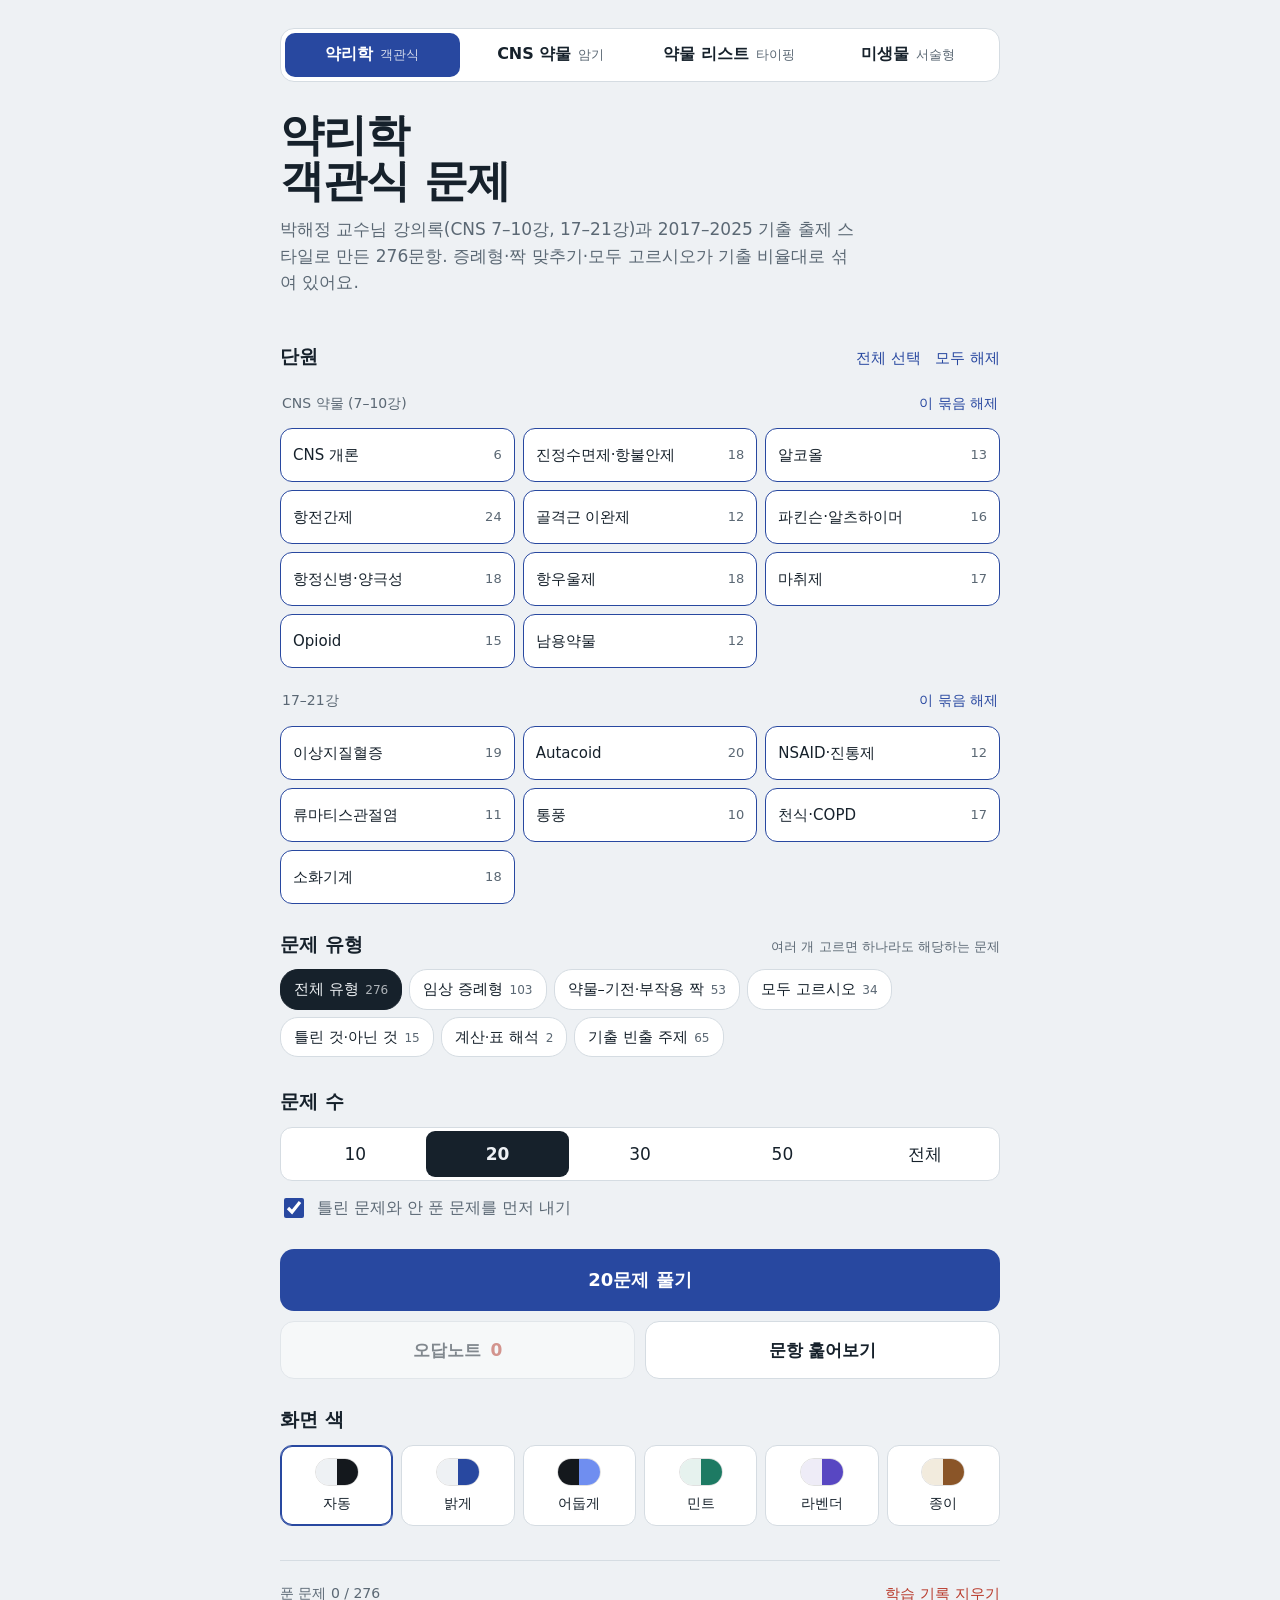
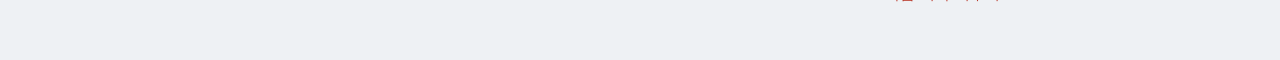
<file: index.html>
<!doctype html>
<html lang="ko">
<head>
<meta charset="utf-8">
<meta name="viewport" content="width=device-width, initial-scale=1, viewport-fit=cover">
<title>약리·미생물 문제</title>
<meta name="apple-mobile-web-app-capable" content="yes">
<meta name="mobile-web-app-capable" content="yes">
<meta name="apple-mobile-web-app-title" content="약리·미생물">
<link rel="apple-touch-icon" href="icon-180.png">
<link rel="icon" href="icon-180.png">
<link rel="manifest" href="manifest.json">
<script>
var last = "pharm";
try { var h = JSON.parse(localStorage.getItem("study-hub-v1")); if (h && (h.last === "micro" || h.last === "drugs")) last = h.last; } catch (e) {}
location.replace(last + "/");
</script>
<style>
body{margin:0;font:17px/1.5 -apple-system,"Apple SD Gothic Neo",system-ui,sans-serif;background:#EEF1F4;color:#16212B;display:grid;place-items:center;min-height:100vh}
@media (prefers-color-scheme:dark){body{background:#14181D;color:#E7ECF0}}
a{display:block;margin:8px 0;padding:14px 22px;border-radius:12px;background:#2848A0;color:#fff;text-decoration:none;text-align:center}
</style>
</head>
<body><main><a href="pharm/">약리학 객관식</a><a href="drugs/">CNS 약물 암기</a><a href="micro/">미생물 서술형</a></main></body>
</html>
</file>
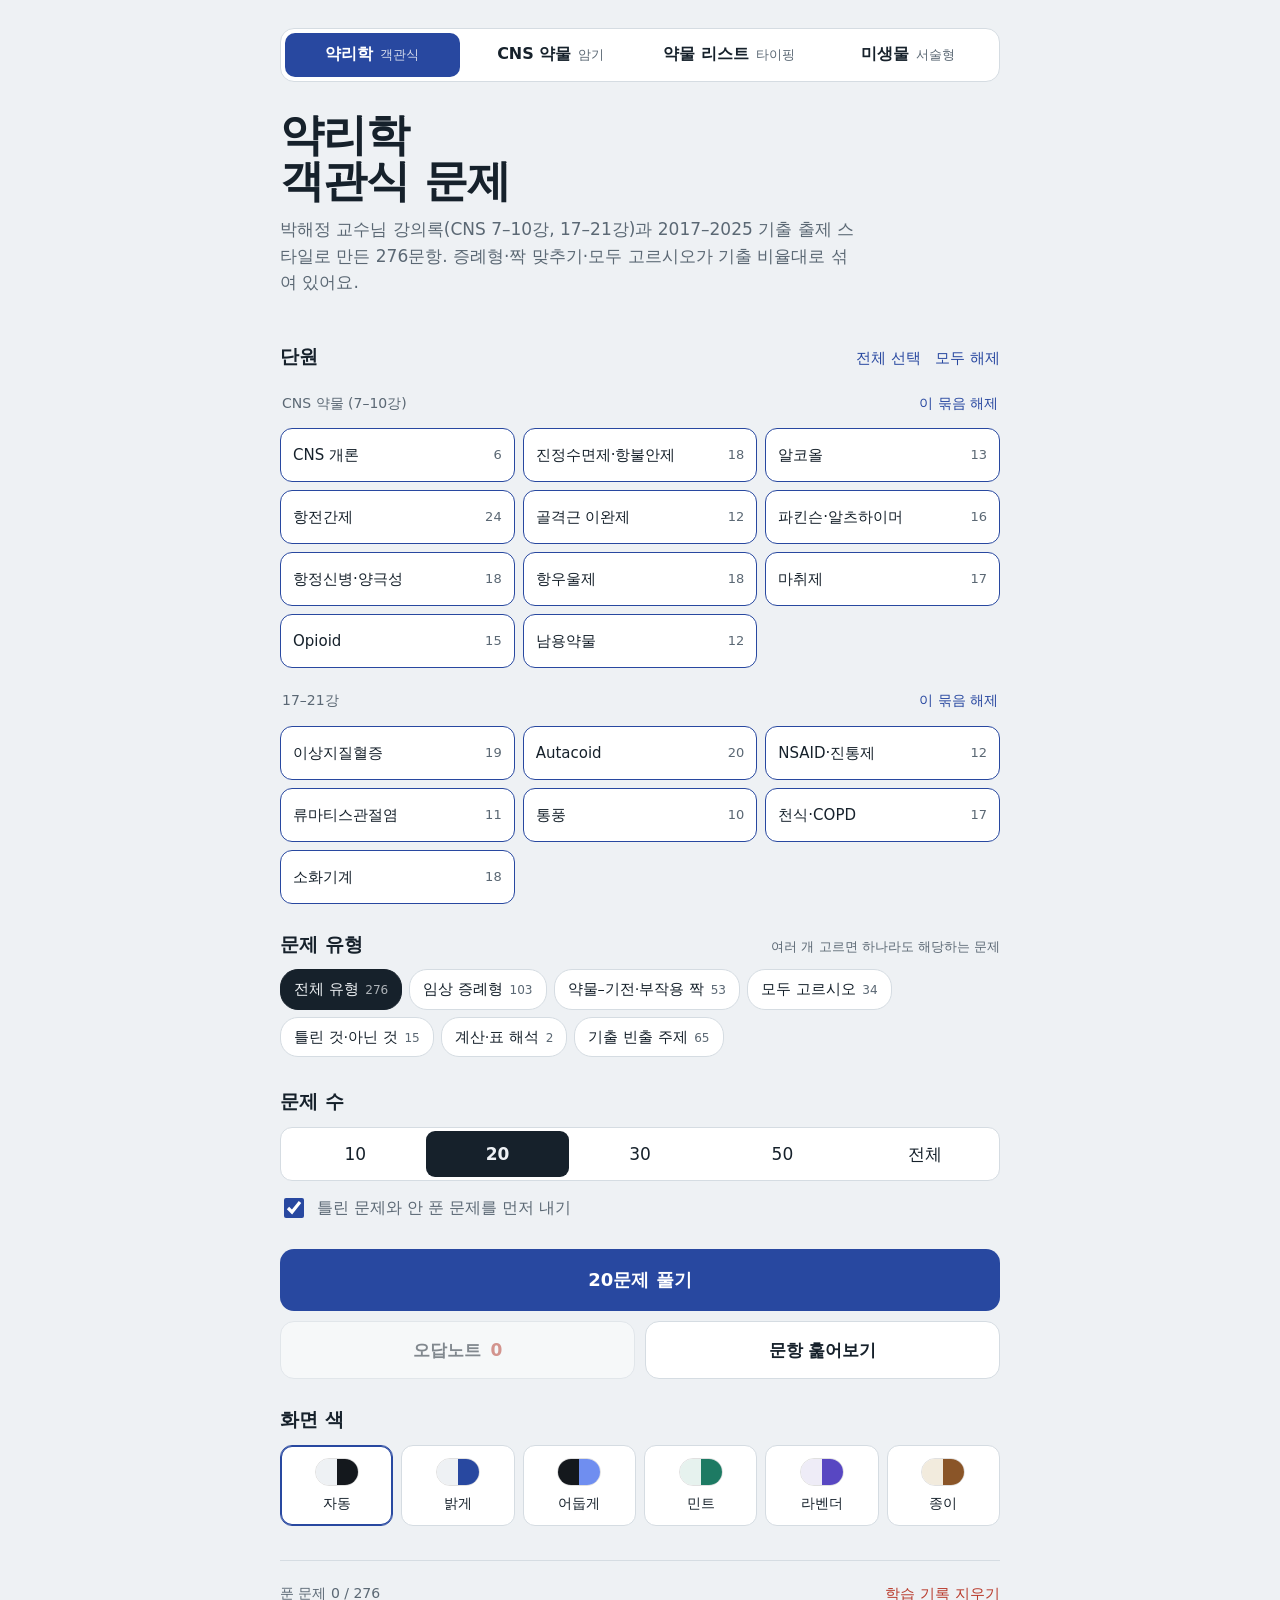
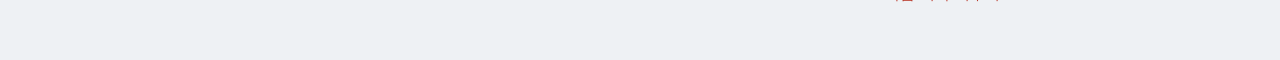
<file: cns/index.html>
<!doctype html><meta charset="utf-8"><meta name="viewport" content="width=device-width, initial-scale=1"><title>약리학 객관식</title><script>location.replace("../pharm/")</script><a href="../pharm/">약리학 객관식으로 이동</a>
</file>
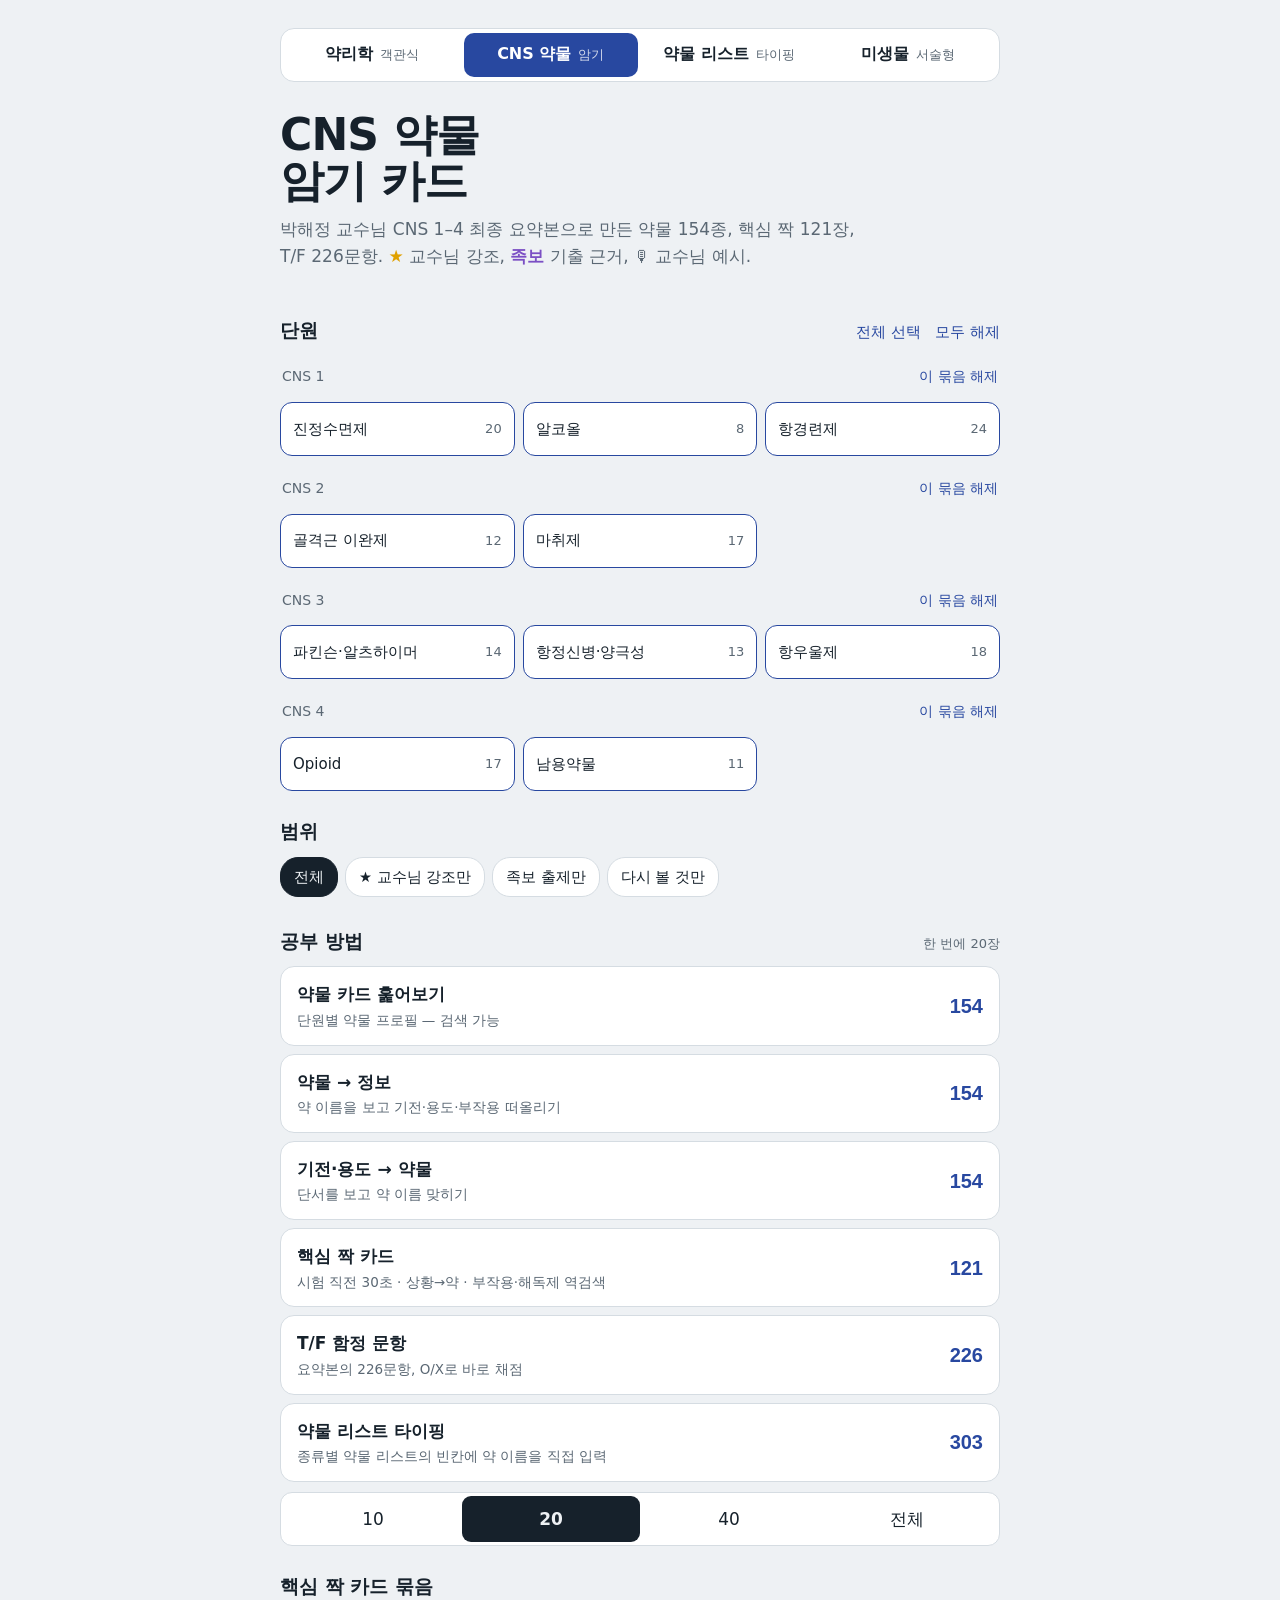
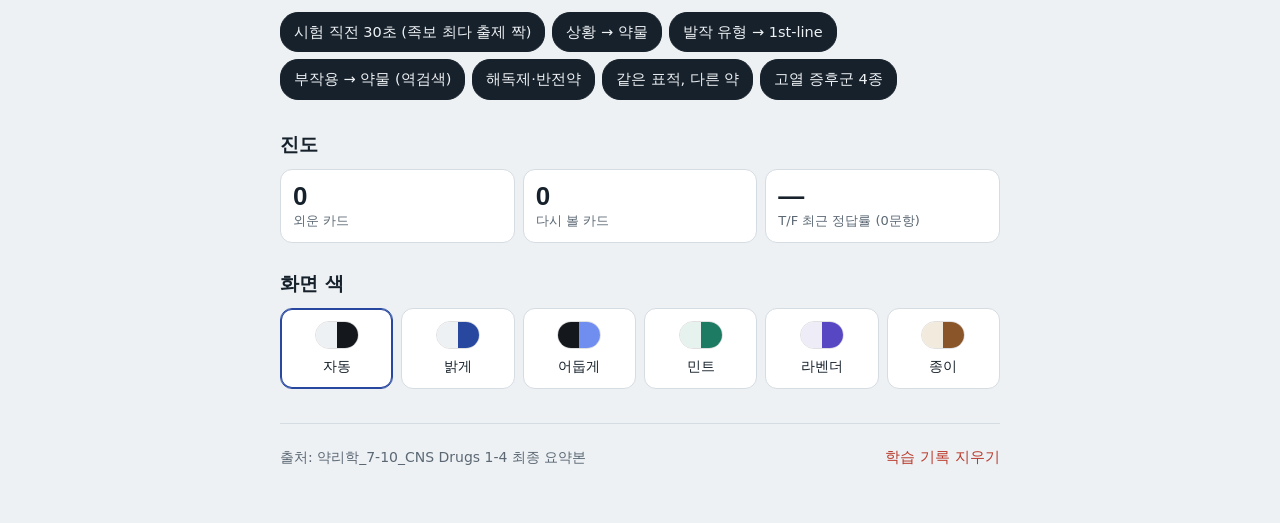
<file: drugs/index.html>
<!doctype html>
<html lang="ko">
<head>
<meta charset="utf-8">
<meta name="viewport" content="width=device-width, initial-scale=1, viewport-fit=cover">
<title>CNS 약물 암기</title>
<meta name="apple-mobile-web-app-capable" content="yes">
<meta name="mobile-web-app-capable" content="yes">
<meta name="apple-mobile-web-app-title" content="약리·미생물">
<meta name="apple-mobile-web-app-status-bar-style" content="default">
<meta name="theme-color" content="#EEF1F4" media="(prefers-color-scheme: light)">
<meta name="theme-color" content="#14181D" media="(prefers-color-scheme: dark)">
<script>try{var h=JSON.parse(localStorage.getItem("study-hub-v1"))||{},t=h.theme;if(t&&t!=="auto")document.documentElement.dataset.theme=t}catch(e){}</script>
<link rel="apple-touch-icon" href="../icon-180.png">
<link rel="icon" href="../icon-180.png">
<link rel="manifest" href="../manifest.json">
<style>
:root{
  --bg:#EEF1F4; --surface:#FFFFFF; --ink:#16212B; --muted:#5B6874; --line:#D5DCE2;
  --cobalt:#2848A0; --cobalt-ink:#FFFFFF; --amber:#E7A532; --amber-ink:#3A2A06;
  --ok:#23784A; --ok-bg:#E3F2E8; --no:#B93A2B; --no-bg:#FBE7E3; --hl:#FFF1D2;
  --name:"Avenir Next Condensed","Avenir Next","Arial Narrow","Helvetica Neue",sans-serif;
  --body:-apple-system,"Apple SD Gothic Neo","Noto Sans KR","Malgun Gothic",system-ui,sans-serif;
}
/* 화면 색: 자동(기기 설정) · 밝게 · 어둡게 · 민트 · 라벤더 · 종이 */
@media (prefers-color-scheme: dark){
  :root:not([data-theme]), :root[data-theme="auto"]{ --bg:#14181D; --surface:#1D232A; --ink:#E7ECF0; --muted:#9AA6B1; --line:#323B45;
    --cobalt:#6F8EF0; --cobalt-ink:#0C1530; --amber:#E9B04A; --amber-ink:#2A1D03;
    --ok:#62C28A; --ok-bg:#183326; --no:#F08273; --no-bg:#3A1D19; --hl:#3A3220; }
}
:root[data-theme="dark"]{ --bg:#14181D; --surface:#1D232A; --ink:#E7ECF0; --muted:#9AA6B1; --line:#323B45;
    --cobalt:#6F8EF0; --cobalt-ink:#0C1530; --amber:#E9B04A; --amber-ink:#2A1D03;
    --ok:#62C28A; --ok-bg:#183326; --no:#F08273; --no-bg:#3A1D19; --hl:#3A3220; }
:root[data-theme="mint"]{ --bg:#E6F2EE; --surface:#FFFFFF; --ink:#13302A; --muted:#55706A; --line:#C6DDD5;
  --cobalt:#1D7A63; --cobalt-ink:#FFFFFF; --amber:#E7A532; --hl:#FFF2D4; --ok-bg:#DDF0E3; --no-bg:#FBE6E2; }
:root[data-theme="lavender"]{ --bg:#EEECF7; --surface:#FFFFFF; --ink:#211D36; --muted:#625C80; --line:#D6D1EA;
  --cobalt:#5847C2; --cobalt-ink:#FFFFFF; --amber:#E89B3A; --hl:#FFF0D9; }
:root[data-theme="paper"]{ --bg:#F2EBDD; --surface:#FBF7EE; --ink:#2D2517; --muted:#6E6352; --line:#DFD3BC;
  --cobalt:#8A5528; --cobalt-ink:#FFFFFF; --amber:#4E7C5B; --hl:#F6E7C4; --ok-bg:#E3EEDB; --no-bg:#F7E1D9; }
*{box-sizing:border-box}
html{-webkit-text-size-adjust:100%}
body{margin:0;background:var(--bg);color:var(--ink);font:17px/1.55 var(--body);
  -webkit-tap-highlight-color:transparent;
  padding:env(safe-area-inset-top) env(safe-area-inset-right) env(safe-area-inset-bottom) env(safe-area-inset-left)}
#app{max-width:760px;margin:0 auto;padding:28px 20px 48px}
button{font:inherit;color:inherit;cursor:pointer;-webkit-user-select:none;user-select:none}
button:focus-visible,input:focus-visible{outline:3px solid var(--cobalt);outline-offset:2px}
button:disabled{cursor:default}
h1,h2{margin:0}

/* 캡슐 배지: 단원 번호 */
.pill{display:inline-flex;align-items:center;justify-content:center;min-width:44px;height:24px;border-radius:12px;
  background:linear-gradient(90deg,var(--cobalt) 0 50%,var(--amber) 50% 100%);flex:none}
.pill i{font:700 13px/1 var(--name);font-style:normal;color:#fff;background:var(--cobalt);padding:3px 7px;border-radius:9px;letter-spacing:.02em}
.pill.sm{min-width:34px;height:18px}.pill.sm i{font-size:11px;padding:2px 5px}

/* 홈 */
.home-head{padding:8px 0 20px}
.home-head h1{font:700 44px/1.05 var(--body);letter-spacing:-.02em}
.lede{margin:12px 0 0;color:var(--muted);max-width:34em}
.block{margin-top:26px}
.bhead{display:flex;align-items:baseline;justify-content:space-between;margin-bottom:10px}
.bhead h2{font-size:19px;font-weight:700}
.links{display:flex;gap:14px}
.link{background:none;border:0;padding:6px 0;color:var(--cobalt);font-size:15px}
.link.danger{color:var(--no)}
.units{display:grid;grid-template-columns:repeat(auto-fill,minmax(210px,1fr));gap:8px}
.unit{display:flex;align-items:center;gap:10px;text-align:left;padding:12px 12px;border-radius:12px;
  background:var(--surface);border:1.5px solid var(--line);min-height:54px}
.unit .uname{flex:1;font-size:15.5px;line-height:1.25}
.unit .ucount{color:var(--muted);font-size:13px;font-variant-numeric:tabular-nums}
.unit:not(.on){opacity:.55}
.unit:not(.on) .pill{filter:grayscale(1)}
.unit.on{border-color:var(--cobalt)}
.types{background:var(--surface);border:1.5px solid var(--line);border-radius:14px;overflow:hidden}
.trow{display:flex;align-items:center;gap:14px;width:100%;text-align:left;padding:13px 16px;background:none;border:0;border-top:1px solid var(--line)}
.trow:first-child{border-top:0}
.trow .tl{flex:1;display:flex;flex-direction:column}
.trow small{color:var(--muted);font-size:13.5px}
.trow .tc{color:var(--muted);font-size:14px;font-variant-numeric:tabular-nums}
.check{width:22px;height:22px;border-radius:6px;border:2px solid var(--line);flex:none;position:relative}
.trow.on .check{background:var(--cobalt);border-color:var(--cobalt)}
.trow.on .check::after{content:"";position:absolute;left:6px;top:2px;width:6px;height:11px;border:solid var(--cobalt-ink);border-width:0 2.5px 2.5px 0;transform:rotate(45deg)}
.segs{display:flex;background:var(--surface);border:1.5px solid var(--line);border-radius:12px;padding:3px}
.seg{flex:1;padding:10px 0;border:0;background:none;border-radius:9px;font-variant-numeric:tabular-nums}
.seg.on{background:var(--ink);color:var(--bg);font-weight:600}
.toggle{display:flex;align-items:center;gap:10px;margin-top:14px;font-size:15.5px;color:var(--muted)}
.toggle input{width:20px;height:20px;accent-color:var(--cobalt)}
.actions{margin-top:28px;display:flex;flex-direction:column;gap:10px}
.row2{display:grid;grid-template-columns:1fr 1fr;gap:10px}
.primary{width:100%;padding:17px;border:0;border-radius:14px;background:var(--cobalt);color:var(--cobalt-ink);font-size:18px;font-weight:700}
.primary:disabled{background:var(--line);color:var(--muted)}
.secondary{padding:15px;border-radius:14px;border:1.5px solid var(--line);background:var(--surface);font-weight:600}
.secondary b{color:var(--no);margin-left:4px}
.secondary:disabled{opacity:.5}
.stats{display:flex;flex-direction:column;gap:9px}
.srow{display:grid;grid-template-columns:minmax(0,1.4fr) 2fr 44px 48px;align-items:center;gap:10px;font-size:14.5px}
.sname{white-space:nowrap;overflow:hidden;text-overflow:ellipsis}
.bar{height:8px;border-radius:4px;background:var(--line);overflow:hidden}
.bar span{display:block;height:100%;background:var(--amber)}
.sp{text-align:right;font-weight:600;font-variant-numeric:tabular-nums}
.sn{text-align:right;color:var(--muted);font-size:13px}
.themes{display:grid;grid-template-columns:repeat(auto-fill,minmax(104px,1fr));gap:8px}
.th{display:flex;flex-direction:column;align-items:center;gap:7px;padding:12px 6px 10px;border-radius:12px;border:1.5px solid var(--line);background:var(--surface);font-size:14px}
.th.on{border-color:var(--cobalt);box-shadow:inset 0 0 0 1px var(--cobalt)}
.sw{width:44px;height:28px;border-radius:14px;border:1px solid rgba(0,0,0,.12);display:flex;overflow:hidden}
.sw i{flex:1}
.foot{margin-top:34px;padding-top:16px;border-top:1px solid var(--line);display:flex;justify-content:space-between;align-items:center;color:var(--muted);font-size:14px}

/* 퀴즈 */
.qtop{display:flex;align-items:center;gap:14px;margin-bottom:18px}
.icon{width:42px;height:42px;border-radius:21px;border:1.5px solid var(--line);background:var(--surface);font-size:17px;flex:none}
.prog{flex:1;height:8px;border-radius:4px;background:var(--line);overflow:hidden}
.prog span{display:block;height:100%;background:var(--cobalt);transition:width .3s}
.count{font:700 20px/1 var(--name);font-variant-numeric:tabular-nums}
.count small{color:var(--muted);font-weight:500}
.qcard{background:var(--surface);border:1.5px solid var(--line);border-radius:18px;padding:22px 20px 20px}
.qmeta{display:flex;align-items:center;flex-wrap:wrap;gap:8px;color:var(--muted);font-size:14px}
.kind{border:1px solid var(--line);border-radius:6px;padding:1px 7px;font-size:12.5px}
.kind.w{color:var(--no);border-color:var(--no)}
.stem{margin:16px 0 18px;font-size:21px;line-height:1.5;font-weight:600;word-break:keep-all}
.stem .dn{font:700 34px/1.1 var(--name);letter-spacing:.005em;display:inline-block;margin-right:2px}
.stem .hl{background:var(--hl);padding:1px 6px;border-radius:5px;font-weight:700}
.stem .sig{display:block;margin-top:12px;padding:12px 14px;border-left:4px solid var(--amber);background:var(--hl);border-radius:0 8px 8px 0;font-weight:500;font-size:18.5px}
.opts{list-style:none;margin:0;padding:0;display:flex;flex-direction:column;gap:9px}
.opt{width:100%;display:flex;align-items:flex-start;gap:12px;text-align:left;padding:14px 15px;border-radius:13px;
  border:1.5px solid var(--line);background:var(--bg);font-size:17px;line-height:1.45;min-height:56px;transition:background .15s,border-color .15s}
.opt .num{font-size:20px;line-height:1.2;color:var(--muted);flex:none}
.opt .ot{flex:1;word-break:keep-all;overflow-wrap:anywhere}
@media (hover:hover){.opt:not(:disabled):hover{border-color:var(--cobalt)}}
.opt:not(:disabled):active{transform:scale(.99)}
.opt.correct{background:var(--ok-bg);border-color:var(--ok)}
.opt.correct .num{color:var(--ok)}
.opt.wrong{background:var(--no-bg);border-color:var(--no)}
.opt.wrong .num{color:var(--no)}
.opt.dim{opacity:.5}
.opt:disabled{color:var(--ink)}
#fb:empty{display:none}
#fb{margin-top:18px}
.verdict{font-weight:700;font-size:19px;margin-bottom:10px}
.verdict.ok{color:var(--ok)}.verdict.no{color:var(--no)}
.expl{padding:13px 15px;border-radius:12px;background:var(--bg);font-size:16px;line-height:1.6;word-break:keep-all}
.note{margin:10px 2px 0;color:var(--muted);font-size:15px}
.next{margin-top:16px}
.score{text-align:center;color:var(--muted);font-size:14px;margin-top:14px;font-variant-numeric:tabular-nums}

/* 약물 카드 */
.dcard{padding:14px 15px;border-radius:12px;background:var(--bg);margin-top:10px}
.dtitle{color:var(--muted);font-size:13px;margin-bottom:2px}
.dname{font:700 24px/1.2 var(--name);display:flex;align-items:center;gap:8px}
.dcard dl{display:grid;grid-template-columns:44px 1fr;gap:4px 10px;margin:8px 0 0;font-size:15.5px;line-height:1.5}
.dcard dt{color:var(--muted)}
.dcard dd{margin:0;word-break:keep-all}

/* 결과 */
.res-head{padding:24px 0 6px}
.big{font:700 84px/1 var(--name);font-variant-numeric:tabular-nums}
.big small{font-size:40px;color:var(--muted)}
.res-head p{color:var(--muted);margin:10px 0 0}
.wlist{list-style:none;margin:0;padding:0;display:flex;flex-direction:column;gap:10px}
.wlist li{background:var(--surface);border:1.5px solid var(--line);border-radius:14px;padding:14px 15px}
.wq{font-weight:600;margin-bottom:8px;word-break:keep-all}
.wq .dn{font:700 22px var(--name)}
.wq .sig{display:block;font-weight:500;margin-top:4px;color:var(--muted)}
.wa{font-size:15.5px;margin-top:4px;display:flex;gap:8px;align-items:baseline}
.tag{flex:none;font-size:12px;padding:1px 7px;border-radius:6px;font-weight:600}
.tag.ok{background:var(--ok-bg);color:var(--ok)}.tag.no{background:var(--no-bg);color:var(--no)}

/* 사전 */
.dhead{font-size:22px}
.search{width:100%;padding:14px 16px;border-radius:12px;border:1.5px solid var(--line);background:var(--surface);color:var(--ink);font:inherit;-webkit-appearance:none}
.chips{display:flex;gap:7px;overflow-x:auto;padding:12px 0 4px;-webkit-overflow-scrolling:touch;scrollbar-width:none}
.chips::-webkit-scrollbar{display:none}
.chip{flex:none;padding:8px 13px;border-radius:18px;border:1.5px solid var(--line);background:var(--surface);font-size:14.5px;white-space:nowrap}
.chip.on{background:var(--ink);color:var(--bg);border-color:var(--ink)}
.dlist .dcard{background:var(--surface);border:1.5px solid var(--line)}
.empty{color:var(--muted);padding:30px 0;text-align:center}

@media (max-width:520px){
  #app{padding:18px 16px 40px}
  .home-head h1{font-size:36px}
  .stem{font-size:19px}.stem .dn{font-size:30px}
  .srow{grid-template-columns:1fr 1.2fr 40px;}.sn{display:none}
}
@media (prefers-reduced-motion:reduce){*{transition:none!important}}

/* ── 약리 퀴즈 전용 */
.hint{color:var(--muted);font-size:13px}
.ugroup+.ugroup{margin-top:16px}
.ghead{display:flex;justify-content:space-between;align-items:baseline;margin:0 2px 8px;color:var(--muted);font-size:14px}
.ghead .link{font-size:14px}
.unit .uname{font-size:15px}
.chips.wrap{flex-wrap:wrap;overflow:visible;padding-top:0}
.chip small{color:var(--muted);margin-left:2px;font-variant-numeric:tabular-nums}
.chip.on small{color:inherit;opacity:.7}
.uname-sm{font-weight:600;color:var(--ink)}
.kind.hot{border-color:var(--amber);color:var(--amber-ink);background:var(--hl)}
.mhint{margin:-6px 0 14px;color:var(--muted);font-size:14.5px}
.opt .onote{display:block;font-size:14.5px;line-height:1.45;margin-top:4px;color:var(--muted)}
.opt .onote:empty{display:none}
.opt.correct .onote{color:var(--ok)}
.opt.wrong .onote{color:var(--no)}
.opts.multi .opt{padding-right:12px}
.opt .box{width:24px;height:24px;border-radius:7px;border:2px solid var(--line);flex:none;margin-top:1px;position:relative;background:var(--surface)}
.opt.sel{border-color:var(--cobalt);background:var(--surface)}
.opt.sel .box{background:var(--cobalt);border-color:var(--cobalt)}
.opt.sel .box::after{content:"";position:absolute;left:7px;top:3px;width:6px;height:11px;border:solid var(--cobalt-ink);border-width:0 2.5px 2.5px 0;transform:rotate(45deg)}
.opt.sel.correct{background:var(--ok-bg);border-color:var(--ok)}
.opt.sel.correct .box{background:var(--ok);border-color:var(--ok)}
.opt.sel.wrong{background:var(--no-bg);border-color:var(--no)}
.opt.sel.wrong .box{background:var(--no);border-color:var(--no)}
.opt.missed{border-style:dashed}
.opt.dim .onote{opacity:1}
.checkbtn{margin-top:14px}
.checkbtn:disabled{background:var(--line);color:var(--muted)}
.expl{white-space:pre-line}
.dcard .bq{font-weight:600;margin:8px 0;word-break:keep-all;line-height:1.5}
.blist-o{list-style:none;margin:0;padding:0;font-size:15px;line-height:1.55}
.blist-o li{padding:2px 0;color:var(--muted)}
.blist-o li.ans{color:var(--ok);font-weight:600}
.bexp{margin-top:8px;font-size:15px}
.bexp summary{cursor:pointer;color:var(--cobalt);padding:4px 0}
.bexp p{margin:6px 0;word-break:keep-all}
.solo{margin-top:10px;width:100%}
@media (max-width:520px){.units{grid-template-columns:1fr 1fr}}

/* ── CNS 약물 암기 전용 */
.st{color:#E0A100;font-weight:700}
.mic{font-size:.95em}
.jk{color:#7B4FC4;font-weight:700}
.bd{display:inline-block;font-size:12px;font-weight:600;border-radius:6px;padding:1px 7px;margin-left:4px;border:1px solid var(--line);vertical-align:1px}
.st-b{color:#9A6B00;background:#FFF3C9;border-color:#F1D27A}
.jk-b{color:#6A3FB5;background:#F0E8FD;border-color:#D6C4F5}
.mic-b{color:var(--muted)}
.ok-b{color:var(--ok);border-color:var(--ok)}
.no-b{color:var(--no);border-color:var(--no)}
:root[data-theme="dark"] .st-b{background:#3A3016;color:#F0C75E;border-color:#5C4A1C}
:root[data-theme="dark"] .jk-b{background:#2C2340;color:#C8B0F2;border-color:#463767}
@media (prefers-color-scheme: dark){:root:not([data-theme]) .st-b{background:#3A3016;color:#F0C75E;border-color:#5C4A1C}:root:not([data-theme]) .jk-b{background:#2C2340;color:#C8B0F2;border-color:#463767}}
.modes{display:flex;flex-direction:column;gap:8px}
.mode{display:flex;align-items:center;gap:12px;width:100%;text-align:left;padding:14px 16px;border-radius:14px;border:1.5px solid var(--line);background:var(--surface)}
.mode .ml{flex:1;display:flex;flex-direction:column}
.mode b{font-size:17px}.mode small{color:var(--muted);font-size:13.5px;margin-top:2px}
.mode .mn{font:700 20px/1 var(--name);color:var(--cobalt);font-variant-numeric:tabular-nums}
.mode:disabled{opacity:.45}
@media (hover:hover){.mode:not(:disabled):hover{border-color:var(--cobalt)}}
.prog3{display:grid;grid-template-columns:repeat(3,1fr);gap:8px}
.prog3 div{background:var(--surface);border:1.5px solid var(--line);border-radius:12px;padding:12px;display:flex;flex-direction:column;gap:2px}
.prog3 b{font:700 26px/1.1 var(--name);font-variant-numeric:tabular-nums}
.prog3 small{color:var(--muted);font-size:13px;line-height:1.3}
.flash{display:block;-webkit-user-select:none;user-select:none;width:100%;text-align:left;background:var(--surface);border:1.5px solid var(--line);border-radius:18px;padding:22px 20px;min-height:340px;cursor:pointer;box-shadow:0 1px 0 var(--line)}
.flash.flipped{cursor:default;border-color:var(--cobalt)}
.flash .face{animation:fl .22s ease}
@keyframes fl{from{opacity:.2;transform:translateY(4px)}to{opacity:1;transform:none}}
@media (prefers-reduced-motion:reduce){.flash .face{animation:none}}
.fmeta{color:var(--muted);font-size:14px;margin-bottom:8px}
.fname{font:700 40px/1.15 var(--name);margin:28px 0 18px;word-break:keep-all}
.fname.sm{font-size:28px;margin:4px 0 10px}
.fhint{color:var(--muted);font-size:14.5px;margin:24px 0 0}
.fq{font-size:22px;font-weight:600;line-height:1.5;margin:26px 0 8px;word-break:keep-all}
.fq.sm{font-size:16px;margin:2px 0 10px;color:var(--muted);font-weight:500}
.fa{font-size:21px;font-weight:700;line-height:1.5;color:var(--ink);padding:12px 14px;background:var(--hl);border-radius:10px;word-break:keep-all}
.fmemo{color:var(--muted);font-size:14px;margin:10px 0 0}
.dl{margin:0;display:flex;flex-direction:column;gap:9px}
.dl .r{display:grid;grid-template-columns:88px 1fr;gap:10px;font-size:16px;line-height:1.55}
.dl dt{color:var(--muted);font-size:14px;padding-top:2px}
.dl dd{margin:0;word-break:keep-all;overflow-wrap:anywhere}
.fbtns{display:grid;grid-template-columns:1fr 1fr;gap:10px;margin-top:14px}
.fbtns.hidden{visibility:hidden}
.again{color:var(--no)}
.dc.againc{border-color:var(--no)}
.dcard dl.dl{display:flex;flex-direction:column;gap:8px;margin:8px 0 0;font-size:inherit}
.dlist .dcard .dl .r{font-size:15px}
.ox{display:grid;grid-template-columns:1fr 1fr;gap:10px}
.oxb{display:flex;flex-direction:column;align-items:center;gap:2px;padding:18px 10px;border-radius:14px;border:1.5px solid var(--line);background:var(--bg);font:700 34px/1 var(--name)}
.oxb small{font:500 13px/1 var(--body);color:var(--muted)}
.oxb.correct{background:var(--ok-bg);border-color:var(--ok);color:var(--ok)}
.oxb.wrong{background:var(--no-bg);border-color:var(--no);color:var(--no)}
.oxb.dim{opacity:.45}
@media (max-width:520px){.fname{font-size:32px}.dl .r{grid-template-columns:1fr;gap:0}.dl dt{font-size:13px}.prog3 b{font-size:22px}}

/* ── 약물 리스트 타이핑 */
.ty-bar{display:flex;align-items:center;gap:8px;margin:8px 0 0;position:sticky;top:0;z-index:5;background:var(--bg);padding:8px 0;border-bottom:1px solid var(--line)}
.ty-bar .ty-prog{flex:1}
.ty-bar .sm{width:auto;padding:9px 14px;font-size:15px;border-radius:11px}
.ty-prog b{font:700 26px/1 var(--name);font-variant-numeric:tabular-nums}.ty-prog small{color:var(--muted);margin-left:2px}
.ty-res{font-size:14.5px;color:var(--no);font-weight:600}.ty-res:empty{display:none}
.ty-tg{margin-top:10px;display:flex;align-items:center;gap:7px;font-size:15px;color:var(--muted)}
.ty-tg input{width:20px;height:20px;accent-color:var(--cobalt)}
kbd{font:600 12px/1 var(--body);border:1px solid var(--line);border-bottom-width:2px;border-radius:5px;padding:2px 5px;background:var(--surface);color:var(--ink)}
.ty-keys{line-height:1.9}
.ty-help{margin:4px 2px 4px;font-size:14px}
.ty-list{background:var(--surface);border:1.5px solid var(--line);border-radius:16px;padding:6px 16px 16px;margin-top:10px}
.ty-sec+.ty-sec{margin-top:18px}
.ty-sh{display:flex;align-items:baseline;gap:10px;border-bottom:1.2px solid var(--line);padding:12px 0 6px;margin-bottom:6px}
.ty-sh b{font-size:20px}.ty-sh span{color:var(--muted);font-size:14px}
.ty-cat{font-weight:700;color:#6f7f6a;margin:14px 0 4px;font-size:16px;display:flex;align-items:center;gap:8px;flex-wrap:wrap}
.ty-gs{font:600 13px/1 var(--body);color:var(--muted);font-variant-numeric:tabular-nums;margin-left:2px}
.ty-gs.all{color:var(--ok)}.ty-gs.some{color:var(--no)}
.ty-gb{font:600 13px/1 var(--body);padding:6px 11px;border-radius:8px;border:1.5px solid var(--cobalt);background:var(--cobalt);color:var(--cobalt-ink)}
.ty-gb:disabled{opacity:.4}
:root{--note:#7a5c3e}
:root[data-theme="dark"]{--note:#D9B48C}
@media (prefers-color-scheme: dark){:root:not([data-theme]){--note:#D9B48C}}
.ty-gb.ghost{background:var(--surface);color:var(--muted);border-color:var(--line)}
:root[data-theme="dark"] .ty-cat{color:#A9BBA2}
@media (prefers-color-scheme: dark){:root:not([data-theme]) .ty-cat{color:#A9BBA2}}
.ty-ul{margin:0;padding-left:22px}
.ty-ul .ty-ul{padding-left:24px}
.ty-ul li{margin:5px 0;line-height:34px}
.ty-ul li > :first-child{vertical-align:top}
.ty-ul li::marker{color:var(--line)}
.ty-k{color:var(--cobalt);font-weight:600;line-height:34px;vertical-align:top}
.ty-col{color:var(--muted);line-height:34px;vertical-align:top}
.ty-cat .ty-txt{line-height:1.5}
.ty-sep{color:var(--muted);margin:0 6px 0 2px;vertical-align:top;line-height:34px}
.ty-txt{vertical-align:top;line-height:34px}
.ty-grp{display:inline-flex;align-items:flex-start;vertical-align:top}
.chip small{margin-left:6px}
.ty-cell{display:inline-flex;align-items:flex-start;gap:5px;vertical-align:top;margin:0 0 4px}
.ty-pre{line-height:34px;color:var(--muted);font-size:15px}
.ty-col2{display:inline-flex;flex-direction:column}
.ty-in{font:16px var(--body);color:var(--ink);background:transparent;border:0;border-bottom:1.5px solid var(--muted);border-radius:0;padding:5px 2px 3px;height:34px;min-width:5ch;max-width:100%;-webkit-appearance:none;outline:none}
.ty-in.minor{background:var(--minor);border-radius:5px 5px 0 0}
:root{--minor:#ECEEF1}
:root[data-theme="dark"]{--minor:#2A3038}
@media (prefers-color-scheme: dark){:root:not([data-theme]){--minor:#2A3038}}
.ty-in:focus,.ty-in:focus-visible{outline:none;box-shadow:none}
.ty-in:focus{border-bottom-color:var(--cobalt);background:var(--hl);border-radius:5px 5px 0 0}
.ty-in.was-no{box-shadow:inset 2px 0 0 var(--no)}
.ty-in.ok{color:var(--ok);border-bottom-color:var(--ok);font-weight:600;box-shadow:none}
.ty-in.hint{color:#9A6B00;border-bottom-color:var(--amber)}
.ty-in.hint[readonly]{font-weight:600}
.ty-in.no{border-bottom-color:var(--no);background:var(--no-bg);animation:tyShake .25s}
.ty-in.show{color:var(--no);border-bottom-color:var(--no);font-weight:600;box-shadow:none}
.ty-mine{font-size:12.5px;color:var(--muted)}
.ty-note{font-size:12.5px;line-height:1.25;color:var(--note);font-weight:500;margin-top:2px;max-width:22ch;align-self:center;text-align:center}
.ty-col2{align-items:center}
@keyframes tyShake{0%,100%{transform:none}30%{transform:translateX(-3px)}70%{transform:translateX(3px)}}
.ty-actions{margin-top:16px}
.ty-actions .row2 .secondary{padding:12px}
@media (max-width:520px){.ty-list{padding:4px 10px 12px}.ty-ul{padding-left:16px}}
/* 과목 전환 메뉴 */
.subj{display:grid;grid-template-columns:1fr 1fr;gap:4px;padding:4px;margin:0 0 22px;border-radius:14px;background:var(--surface);border:1.5px solid var(--line)}
.sbtn{display:flex;align-items:baseline;justify-content:center;gap:7px;padding:11px 8px;border-radius:10px;color:var(--ink);text-decoration:none;font-size:16px;line-height:1.2;min-height:44px}
.sbtn small{color:var(--muted);font-size:13px}
.sbtn.on{background:var(--cobalt);color:var(--cobalt-ink)}
.sbtn.on small{color:inherit;opacity:.8}
a.sbtn:active{background:var(--bg)}
@media (hover:hover){a.sbtn:hover{background:var(--bg)}}
@media (max-width:620px){.sbtn{flex-direction:column;align-items:center;gap:1px;padding:8px 4px;font-size:15px}.sbtn small{font-size:12px}}

</style>
</head>
<body>
<main id="app"></main>
<script>
const CURRENT_SUBJECT = "drugs";
// ───── 공용: 과목 전환 · 화면 색 · 마지막으로 연 과목
// 각 과목 앱(pharm/, drugs/, micro/)이 같은 저장공간을 쓰므로 여기 값은 서로 공유된다.
const HUB_KEY = "study-hub-v1";
const SUBJECTS = [
  { id: "pharm", path: "pharm", label: "약리학", sub: "객관식" },
  { id: "drugs", path: "drugs", label: "CNS 약물", sub: "암기" },
  { id: "drugtype", path: "drugs/#type", label: "약물 리스트", sub: "타이핑" },
  { id: "micro", path: "micro", label: "미생물", sub: "서술형" }
];
const hub = (() => {
  let h = null;
  try { h = JSON.parse(localStorage.getItem(HUB_KEY)); } catch (e) {}
  return h || {};
})();
function hubSave() { try { localStorage.setItem(HUB_KEY, JSON.stringify(hub)); } catch (e) {} }

// 예전 앱별 화면 색 설정을 한 번만 옮겨 온다
if (!hub.theme) {
  for (const k of ["cns-quiz-v1", "micro-essay-v1"]) {
    try { const t = JSON.parse(localStorage.getItem(k)).set.theme; if (t) { hub.theme = t; break; } } catch (e) {}
  }
  hub.theme = hub.theme || "auto";
}
hub.last = CURRENT_SUBJECT;
hubSave();

function getTheme() { return hub.theme || "auto"; }
function setTheme(t) { hub.theme = t; hubSave(); }

// 지금 탭: 약물 앱에서 #type 이면 '약물 리스트 타이핑' 탭
function currentTab() { return CURRENT_SUBJECT === "drugs" && location.hash === "#type" ? "drugtype" : CURRENT_SUBJECT; }
function subjectSwitcher() {
  const cur = currentTab();
  return `<nav class="subj" aria-label="과목 전환" style="grid-template-columns:repeat(${SUBJECTS.length},1fr)">${SUBJECTS.map(s =>
    s.id === cur
      ? `<span class="sbtn on" aria-current="page"><b>${s.label}</b><small>${s.sub}</small></span>`
      : `<a class="sbtn" href="../${s.path.includes("#") ? s.path : s.path + "/"}"><b>${s.label}</b><small>${s.sub}</small></a>`
  ).join("")}</nav>`;
}

function registerSW() {
  if ("serviceWorker" in navigator && location.protocol.startsWith("http")) {
    navigator.serviceWorker.register("../sw.js", { scope: "../", updateViaCache: "none" }).catch(() => {});
  }
}

// ───── 출처: 약리학_7-10_CNS Drugs 1-4 최종 요약본 (박해정 교수님, 족보 19–25년·퀴즈 반영)
// 약물 카드: [단원, 약물, 분류, 기전, 용도, 부작용·주의, 포인트, 표시]
//   표시: ★ = 교수님 강조 / 족 = 족보(기출) 출제·정답 근거 / 🎙 = 교수님 예시가 포인트에 있음
const SECTIONS = {
  s1: "진정수면제",
  s2: "알코올",
  s3: "항경련제",
  s4: "골격근 이완제",
  s5: "마취제",
  s6: "파킨슨·알츠하이머",
  s7: "항정신병·양극성",
  s8: "항우울제",
  s9: "Opioid",
  s10: "남용약물"
};
const SECTION_GROUPS = [
  { label: "CNS 1", units: ["s1", "s2", "s3"] },
  { label: "CNS 2", units: ["s4", "s5"] },
  { label: "CNS 3", units: ["s6", "s7", "s8"] },
  { label: "CNS 4", units: ["s9", "s10"] }
];

const DRUGS = [
// ── s1 진정수면제
["s1","Diazepam","BZD — long(1–3일)","GABA_A agonist · α1 & γ2 (BZD site)","불안(진정제) · 근이완(BZD 중 유일) · premedication · 항경련(SE 1st IV/rectal) · 알코올 금단(long)","Day-after somnolence · anterograde amnesia · tolerance·dependence · 노인: active metabolite 축적 → 치매 유사(가성, 중단 시 회복)","대사 단계 多 → 김(→ nordazepam). 근이완은 diazepam만 ★. 국소마취제 경련·TCA overdose 경련에도","★족"],
["s1","Chlordiazepoxide","BZD — long(1–3일)","GABA_A agonist · α1 & γ2","진정제 · 알코올 금단(long-acting)","간기능↓ 환자에선 축적 → 금단엔 lorazepam·oxazepam이 안전","대사 단계가 diazepam보다 더 많아 더 김 ★ (chlordiazepoxide > diazepam)","★족"],
["s1","Clorazepate · Flurazepam · Quazepam","BZD — long(1–3일)","GABA_A agonist · α1 & γ2","진정제 (clorazepate: 성인 focal impaired awareness 항경련)","","긴 BZD = 진정제: 1일 1회, 농도 변화↓, 금단↓ / 단점: 낮에도 진정",""],
["s1","Alprazolam","BZD — intermediate(10–20h)","GABA_A agonist · α1 & γ2","Panic attack · agoraphobia · 급성 불안","","🎙 드라마 약통 예시. Lipid solubility 낮아 서서히·길게 (triazolam과 대조)","족🎙"],
["s1","Lorazepam","BZD — intermediate(10–20h)","GABA_A agonist · α1 & γ2","불안 · SE 1st IV(diazepam보다 김) · premedication · 알코올 금단(간기능↓ 시 ★) · cocaine/amphetamine 초조·경련","","간기능↓ + 알코올 금단 → lorazepam·oxazepam + thiamine (축적 방지) — 4개년","★족"],
["s1","Temazepam","BZD — intermediate","GABA_A agonist · α1 & γ2","수면 '유지' 곤란 (t½ 8.8h)","","수면 중 2–3시간마다 깸 → temazepam · suvorexant · zolpidem·eszopiclone","족"],
["s1","Estazolam","BZD — intermediate","GABA_A agonist · α1 & γ2","진정·수면","","",""],
["s1","Oxazepam","BZD — short(3–8h)","GABA_A agonist · α1 & γ2","알코올 금단(간기능↓ 시) · 수면","","바로 conjugation → 축적 적음 → 간기능 저하 금단 환자","족"],
["s1","Triazolam","BZD — short(3–8h)","GABA_A agonist · α1 & γ2","수면 '유도' 곤란 (t½ 2h)","Rebound insomnia · 금단 빠름","Lipid solubility↑ → 빠름·짧음 (alprazolam은 반대) ★","★족"],
["s1","Midazolam","BZD","GABA_A agonist · α1 & γ2","Premedication(내시경·IV) — sedation + anterograde amnesia · refractory SE(3rd)","호흡억제 → flumazenil로 회복 촉진 ★ · 주사통·혈전정맥염(diazepam)","Anterograde = 투여 '이후'를 기억 못 함 (retrograde ✗). 내시경 중 호흡억제 → flumazenil(매년 출제)","★족"],
["s1","Flumazenil","BZD antagonist","GABA_A의 BZD binding site에 high affinity · competitive antagonist","① BZD overdose 반전 ② 마취·진단 후 회복 촉진 ③ Z-drug 일부 억제","Barbiturate·ethanol·opioid·전신마취제 반전 ✗ ★","그래서 'GABA_A antagonist'가 아니라 'benzodiazepine antagonist'. 🎙 술 + 새벽 수면제 → 호흡억제 → 응급실 → flumazenil","★족🎙"],
["s1","Thiopental · Methohexital","Barbiturate — ultra-short(20분)","GABA_A agonist · multiple subunit (BZD와 다른 부위)","마취 유도(IV) · refractory SE(thiopental)","BP↓ · 호흡억제 · 진통 ✗ · 장시간 주입 시 t½ 급증","Lipid-soluble → 빠른 발현·신속 회복. 🎙 흡입마취제는 기도 자극 → 먼저 짧은 유도제로 재운 뒤 흡입","족🎙"],
["s1","Pentobarbital · Secobarbital · Amobarbital","Barbiturate — short(3–8h)","GABA_A agonist · multiple subunit","수면제로 드물게 · pentobarbital = refractory SE(마취용량)","Safety margin↓ → 과량 시 호흡억제","",""],
["s1","Phenobarbital","Barbiturate — long(1–2일)","GABA_A agonist · multiple subunit","항경련: neonatal seizure 1st · SE IV(2nd)","CYP inducer(자기 자신 포함) ★ · sedation → 사회생활 환자 ✗ · cardiac defect(임신) · 급중단 ✗","해독제 없음 ★ → supportive·위세척·NaHCO₃ 소변 알칼리화(약산 → 이온화 → 배설↑). 🎙 신생아는 상관없음","★족🎙"],
["s1","Zolpidem","Z-drug","GABA_A agonist · α & γ (BZD site 일부 공유)","수면제로만 — 유도 + 유지 (t½ 2–3h)","Nightmares · 몽유병 🎙(자면서 운전·냉장고, 본인은 기억 못 함)","Z-drug 수면제로만인 이유: ① 너무 빨라 진정 건너뛰고 수면 ② 반감기 짧음 ★. Flumazenil 반전 가능","★족🎙"],
["s1","Zaleplon","Z-drug","GABA_A agonist · α & γ","수면 '유도'만 (t½ 1h)","","함정: zaleplon = 유도만 / zolpidem·eszopiclone = 유도 + 유지","족"],
["s1","Eszopiclone","Z-drug","GABA_A agonist · α & γ","수면 유도 + 유지 (t½ 6h)","","",""],
["s1","Ramelteon · Tasimelteon","Melatonin R agonist","Melatonin receptor agonist","수면제","의존·금단 없음 → 장기 복용 가능 · 효과 marginal","함정: melatonin 'antagonist' ✗","족"],
["s1","Suvorexant · Lemborexant","Orexin R antagonist","Orexin 1,2 receptor antagonist","수면(유지)","Day-after sedation · narcolepsy · 우울↑ · 자살 충동","함정: lemborexant 'agonist' ✗. 🎙 Orexin knockout 쥐 — 식욕 표현형 없어 '망했다' → 하루 종일 꾸벅꾸벅 → 수면 수용체 발견","족🎙"],
["s1","Buspirone","항불안제(비-BZD)","5-HT1A partial agonist (+weak D2)","항불안만(수면 ✗) · 불안장애 2nd-line","발현 1주↑ → panic·급성 ✗","내성·의존·금단 거의 없음. Full agonist ✗","★족"],

// ── s2 알코올
["s2","Ethanol","Alcohol","GABA_A ↑ + NMDA ↓ (그 외 GIRK·adenosine·glycine·5-HT3·nACh)","— (methanol·ethylene glycol 중독 시 ADH 경쟁 해독제로도 사용)","급성: 호흡억제·구토물 흡인(BAC >400) / 만성: tolerance·dependence, Wernicke-Korsakoff, 말초신경 손상(가장 흔함), alcoholic dementia · FAS","대사: ADH(primary, NAD⁺) + MEOS(다량·만성, CYP2E1·1A2·3A4, NADPH) → 만성 음주 → MEOS induction → 다른 약 제거↑ 🎙'술은 마시면 는다'. NMDA↓ in hippocampus → blackout","★족🎙"],
["s2","Thiamine (B1)","비타민","Brain glucose 대사 보효소 보충","급성 중독·금단 모든 환자(in all cases) — Wernicke-Korsakoff 예방","","금단 완화제가 아님 ★ (WKS 예방 목적)","★족"],
["s2","Naltrexone","Opioid antagonist","Long-acting μ-opioid antagonist","Alcoholism 재발 방지(갈망↓) · opioid detox(경구 48h, 동기 높은 환자)","Opioid 의존자에게 → 금단 악화","Naltrexone(갈망↓, 장기) ≠ Naloxone(급성 opioid 중독) — 5개년","★족"],
["s2","Acamprosate","Alcoholism 치료","Weak NMDA antagonist + GABA_A activator","재발 방지","Severe renal impairment 금기 ★","Alcohol과 같은 기전 → '어디서 본 것 같지 않나요?' = acamprosate","★족"],
["s2","Disulfiram","Alcoholism 치료","ALDH 억제 → 음주 시 acetaldehyde 축적 → 불쾌 반응","재발 방지 (갈망↓ ✗, 불쾌감으로 금주 유도)","환자가 약을 정확히 먹어야 함","함정: Disulfiram ⊣ ALDH ≠ Fomepizole ⊣ ADH","★족"],
["s2","Fomepizole","해독제","ADH 직접 억제 → formate·oxalate 생성 차단","Methanol · ethylene glycol 중독 (+ 혈액투석 + bicarbonate)","","대안: ethanol (ADH에 더 높은 affinity로 경쟁). 함정: ethanol이 formate를 빨리 대사시키는 게 아님","★족"],
["s2","Methanol","독성 알코올","ADH → formaldehyde → formate","—","'눈보라 속' 시력장애(retina) + 대사성 산증","🎙 코로나 당시 '소독제를 마시면 좋다' → 해외 methanol 중독. 연료·유리세정제(무색 → 물로 착각)","족🎙"],
["s2","Ethylene glycol","독성 알코올","ADH → oxalate","—","CNS 흥분 → 억제 → 4–12h 산증 → oxalate 신세관 침착 → 지연성 신부전","부동액(달큰한 냄새 → 어린이). 순서 함정: 처음 '흥분' 후 억제","족"],

// ── s3 항경련제
["s3","Carbamazepine (CBZ)","Na⁺ channel 차단","Voltage-gated Na⁺ 차단 · inactivated state 안정화","Focal 1st ★ · bipolar · 삼차신경통","Rash, hyponatremia, diplopia, ataxia, aplastic anemia, agranulocytosis, SJS","CYP inducer ★. Rash 시 → lacosamide로 교체(감량·유지 ✗). 함정: 'CBZ – gingival hyperplasia' ✗(PHT)","★족"],
["s3","Oxcarbazepine · Eslicarbazepine","Na⁺ channel 차단","CBZ 유사체","Focal","","Oxcarbazepine = 피임약 대사↑",""],
["s3","Phenytoin (PHT)","Na⁺ channel 차단","Na⁺ inactivation 연장","Focal(주) · GTC · SE IV(2nd, fosphenytoin)","Nystagmus, diplopia, ataxia, gingival hyperplasia, hirsutism · 장기: coarse facies, osteomalacia(vit D), 신경병증 → DTR 이상 · fetal hydantoin","Albumin 결합 90% ← VPA·sulfonamide·phenylbutazone 치환 → PHT↑. CYP inducer. 외모 부작용 → 젊은 여성·소아청소년·외모 직업 회피 ★. PHT 부작용 '아닌 것' = agranulocytosis(CBZ)","★족"],
["s3","Lacosamide","Na⁺ channel 차단","Na⁺ channel 억제 (slow inactivation 강화)","Focal 1st","경미 → 내약성 좋음","CBZ rash 시 교체 대상","족"],
["s3","Lamotrigine (LTG)","Na⁺ channel 차단","Na⁺ channel 억제","Focal · GTC · LGS · absence(가임 여성) · bipolar(재발 예방, 특히 우울)","내약성 좋음 but rash → SJS ★ 즉시 중단 (소아 위험)","임신 안전 → 임신 계획 시 VPA 대신 lamotrigine ★ (3개년). VPA가 clearance↓. 피임약 영향 적음","★족"],
["s3","Rufinamide","Na⁺ channel 차단","Na⁺ channel 차단","LGS — 특히 atonic","Somnolence, vomiting","피임약 대사↑",""],
["s3","Cenobamate","Na⁺ channel 차단","Na⁺ 차단 + presynaptic GABA 방출↑","Focal add-on","★ QT 단축 → 부정맥","🎙 국내(SK) 개발","★🎙"],
["s3","Zonisamide","다중 기전","Na⁺ 차단 등","Focal · GTC · infantile spasm · myoclonic","TPM 유사 · renal stone · 심한 rash → SJS 중단","","족"],
["s3","Ethosuximide (ESM)","T-type Ca²⁺ 차단","Voltage-gated T-type Ca²⁺ 차단 → 탈분극 억제","Absence 1st ★ (3-Hz spike, 눈 깜빡임)","Gastric distress만 → 널리 사용","TC 공존 → VPA. VPA 병용 시 ESM 농도↑. 함정: 'ESM – DTR 검사' ✗(PHT). 5개년","★족"],
["s3","Gabapentin · Pregabalin","α2δ ligand","Presynaptic Ca²⁺ α2δ 결합 → vesicle 융합↓ ('GABA analog'지만 GABA와 무관 ★)","Focal add-on · neuropathic pain (GBP: 대상포진후·당뇨 신경병증 / PGB: 섬유근통, RLS, 불안)","Somnolence, dizziness — 🎙 실제론 심한 어지럼·구토","Ca²⁺ 대조: ethosuximide = voltage-gated T-type(탈분극 억제) vs gabapentin = presynaptic 방출 장치","★🎙"],
["s3","Levetiracetam (LEV)","SV2A","SV2A 결합 → vesicle glutamate 저장↓·방출↓","Focal · GTC · juvenile myoclonic","Somnolence·infection · ★ 행동·기분 변화(aggression, depression), psychosis","임신 안전 (lamotrigine과 함께 대안). Brivaracetam = 유사체","★족"],
["s3","Perampanel","AMPA 차단","AMPA receptor antagonist","Focal·GTC additive만","★ Aggression, hostility (젊은·학습장애·치매, alcohol↑)","CYP3A4 대사 → CBZ·PHT 병용 시 효과↓ · levonorgestrel 피임약·IUD↓. 함정: 'perampanel – acute myopia' ✗(topiramate)","★족"],
["s3","Felbamate","NMDA 차단","NMDA 차단 (+GABA_A↑)","Focal·LGS refractory만(3rd)","★ Aplastic anemia, severe hepatitis","드물지만 치명적 → 거의 안 씀","★족"],
["s3","Vigabatrin","GABA-T 억제","GABA aminotransferase(분해) 억제 (+vesicle GABA transporter) → GABA↑","Infantile spasm 1st ★ · focal 보조","★ Psychosis, irreversible visual field defect → 시력검사","'Vigabatrin–Visual'. 🎙 영유아라 시야 검사 어려움","★족🎙"],
["s3","Tiagabine","GAT-1 억제","GABA 재흡수(GAT-1) 억제","Focal 2nd·add-on","정신신경: excessive confusion, 우울","",""],
["s3","Valproic acid (VPA)","다중 기전","Na⁺·Ca²⁺·GABA 등 다중","Generalized 전반 1st(TC·myoclonic·atonic·absence) · SE IV · bipolar · migraine 예방 (focal은 열세)","★ Idiosyncratic hepatotoxicity(2세 이하·다약제) · 체중↑ · 식욕↑ · 탈모 · urea cycle 결함 → 고암모니아 뇌병증(금기) · 임신: spina bifida, 인지↓, autism ★","CYP inhibitor ★ · PHT 치환 · LTG clearance↓ · ESM↑. 🎙 자폐 쥐 모델 = 임신 쥐에 VPA","★족🎙"],
["s3","Topiramate (TPM)","다중 기전","Na⁺·Ca²⁺ 차단 + GABA_A↑ + kainate(AMPA/KA) 억제 + CA 억제","Focal~Dravet 광범위 · infantile spasm · migraine","Cognitive(언어·기억) · acute myopia·glaucoma → 즉시 중단 · renal stone · CA 억제 → 산증 · 체중↓","임신: oral cleft(16–21배). 피임약 대사↑","★족"],
["s3","Clobazam","1,5-BZD","GABA_A agonist (기존 BZD와 다른 구조)","2세↑ LGS · Dravet","Sedation, 구음장애, 침흘림, aggression","CYP inducer(피임약 대사↑). BZD 역할: 경구 유지",""],
["s3","Clonazepam · Nitrazepam","BZD","GABA_A agonist","Absence 대체(clonazepam)·atonic·myoclonic · infantile spasm 2nd · LGS","Sedation","Diazepam·lorazepam = IV/rectal SE 정지 ↔ clonazepam·nitrazepam·clorazepate·clobazam = 경구 유지 ★",""],
["s3","Cannabidiol","Cannabinoid","CB 결합 아님 · 기전 불명","Dravet, LGS (병용만)","★ Hepatotoxicity → VPA와 병용 시 간수치","Cannabis sativa · 2018 국내 도입","★"],
["s3","Fenfluramine","Amphetamine 유도체","불명","Dravet, LGS (병용만)","식욕↓, diarrhea","식욕억제제였던 약",""],
["s3","Stiripentol","GABA_A 강화","Aromatic allylic alcohol → GABA_A","Dravet (clobazam 또는 VPA와 병용)","","",""],
["s3","Everolimus","mTORC1 억제","mTORC1 결합·억제","TSC 관련 refractory focal","","TSC 결손 → mTOR 과활성 → 결절",""],
["s3","Acetazolamide","CA 억제","Carbonic anhydrase 억제 (뇌 mild acidosis)","월경 중 발작 악화 여성","★ 내성 1주 내 → 유지 ✗","","★"],

// ── s4 골격근 이완제
["s4","Succinylcholine","Depolarizing NMB","N_M persistent agonist → 지속 탈분극 → desensitization (Phase I → II)","기관내삽관(5–10분, 짧은 약) · 항경련(근육만)","Hyperkalemia(K⁺ 유리 → cardiac arrest) ★ · 안압↑ · 위내압↑ · muscle pain · halothane과 부정맥 · volatile과 MH","Plasma butyrylcholinesterase 대사 → pseudo-ChE rare variant → 효과 오래 지속 ★. AChE inh: Phase I 증폭 / Phase II 억제. 회복약 불필요","★족"],
["s4","Rocuronium · Vecuronium","Nondepolarizing NMB (intermediate, steroid형)","N_M competitive antagonist","수술 근이완 · 삽관","CV 영향 minimal (안전성↑)","Rocuronium 선호 ★ — 심장 안정성 + 반전약(sugammadex) 존재. Steroid형 → sugammadex(결합 → rapid reversal)","★족"],
["s4","Cisatracurium","Nondepolarizing NMB (intermediate)","N_M competitive antagonist","수술 근이완","CV 영향 minimal","",""],
["s4","Mivacurium · Atracurium","Nondepolarizing NMB (short / intermediate)","N_M competitive antagonist","Mivacurium = 짧아 삽관","Histamine release → hypotension","","족"],
["s4","Tubocurarine · Metocurine","Nondepolarizing NMB","N_M competitive antagonist","—","Ganglionic blockade + histamine → hypotension (histamine 쪽이 더 주원인)","🎙 Curare 화살촉 — 아마존 원주민이 덩굴 추출물로 사냥감 마비","🎙"],
["s4","Pancuronium","Nondepolarizing NMB (long, steroid형)","N_M competitive antagonist","—","Cardiac muscarinic block → tachycardia·HTN","",""],
["s4","Neostigmine · Pyridostigmine","AChE inhibitor","AChE 억제 → ACh↑ → 경쟁에서 밀림 → 이완↓","Nondepolarizing NMB 잔여 blockade 회복","고농도 NMB면 효과↓","🎙 수술 = isoflurane + midazolam + nondepol NMB → 끝나면 AChE inhibitor로 빠른 회복","족🎙"],
["s4","Sugammadex","반전약","Steroid형 NMB(rocuronium·vecuronium)에 결합","Rapid reversal","","Steroid NMB → sugammadex",""],
["s4","Dantrolene","Antispasmodic (근육 직접)","RyR에 결합 → SR Ca²⁺ release↓","Malignant hyperthermia ★ (+cooling, acidosis 교정) · NMS(대안)","","MH = RyR1 mutation + volatile + succinylcholine → SR Ca²⁺ 지속 방출 → 강직·lactic acidosis·고열","★족"],
["s4","Baclofen","Spasmolytic (중추)","GABA_B agonist(GPCR) — pre: Ca²⁺↓ / post: K⁺↑","강직(spasticity)","","경구 GABA-mimetic. 함정: GABA_A ✗ / antagonist ✗","족"],
["s4","Tizanidine","Spasmolytic (중추)","α2 agonist (clonidine 유사) → upper MN의 glutamate 방출↓","강직","","25중간 객70 정답률 32%","족"],
["s4","Botulinum toxin","Antispasmodic","Vesicle docking 방해 → ACh release↓ · local injection","뇌성마비 강직 · 눈·입 주위 주름 · overactive bladder · chronic migraine","","🎙 민감성 방광 — 어머님들이 화장실 걱정에 멀리 못 감 → 방광 마비. 주름처럼 효과 점점 반감 → 주기 투여","족🎙"],

// ── s5 마취제
["s5","Nitrous oxide (N₂O)","흡입마취제 (gas)","Inhibitory↑ + excitatory(NMDA·nACh)↓","유지 보조","장기 노출 → methionine synthase↓ → megaloblastic anemia","Blood:gas 0.47 → 유도·회복 가장 빠름 ★. MAC 105% → 유지 어려움. 순환 억제 최소, 자궁 영향 없음, nonpungent","★족"],
["s5","Halothane","흡입마취제 (volatile)","—","—","Myocardial depression · catecholamine에 심근 sensitize → ventricular arrhythmia · halothane hepatitis(>40% 간대사)","Blood:gas 2.3 → 유도 느림, 환기↑ 효과 큼 ★. MAC 0.75 → 유지 쉬움. Nonpungent. 🎙 Cardiac arrest로 epinephrine 맞은 환자·갈색세포종 수술 → halothane 쓰면 부정맥 사망","★족🎙"],
["s5","Enflurane","흡입마취제 (volatile)","—","—","Myocardial depression · nephrotoxicity(장기 노출)","🎙 계수(1.8)는 halothane(2.3)보다 빠르지만 halothane은 간대사로 제거 → elimination rate 거의 같음","족🎙"],
["s5","Isoflurane","흡입마취제 (volatile)","—","유지 · 심부전 환자(vasodilation)","Pungent → 기침·breath-holding","NMB 근이완 증강 효과 최대 (isoflurane > sevo > des > enflurane > halothane > N₂O)","족"],
["s5","Desflurane","흡입마취제 (volatile)","—","유지 · 심부전 환자","Pungent","B:G 0.42, 빠른 회복",""],
["s5","Sevoflurane","흡입마취제 (volatile)","—","유지 · 심부전 환자 · 기도 문제 환자","","B:G 0.69, nonpungent, 빠른 유도·회복",""],
["s5","Propofol","정맥마취제","GABA_A Cl⁻ potentiation","유도 · 진정(MAC·ICU·수면내시경) · 유지(continuous infusion 가능) ★","BP↓↓ → 서맥·asystole · apnea · 진통 ✗ → opioid 병용 · 주사통 · 우유주사(emulsion)","마취 유지 = propofol 하나뿐 ★ (context-sensitive t½ 거의 안 늘어남). Antiemetic → PONV 병력 환자. 🎙 수면내시경 후 곧바로 음식 섭취 가능","★족🎙"],
["s5","Etomidate","정맥마취제","GABA_A Cl⁻↑","유도 — 심근수축력 저하 환자","★ Adrenocortical suppression(11β-hydroxylase 억제) → 지속주입 금지 · PONV 심함 · 주사통","Cardiovascular stability ★, barbiturate보다 호흡억제↓","★족"],
["s5","Ketamine","정맥마취제","NMDA 억제 · dissociative","Propofol·barb·BZD 대용 · 저혈압·저혈량 환자 · 천식 · opioid 내성·hyperalgesia · 비협조 소아 premed","★ 불쾌한 각성 반응(생생한 꿈·환각·유체이탈) → 남용 · 눈물·침↑(항콜린 premed) · 고혈압·뇌졸중 금기","교감 자극(혈압 유지) · 호흡억제 최소 · 기관지 이완 · 강한 진통 · multiple routes (4개년) 🎙 '주사기만 봐도 울기 시작'하는 소아","★족🎙"],
["s5","Dexmedetomidine","정맥마취제","α2 agonist","ICU 단기 진정(삽관·환기 환자) · 마취 보조","Heart block · 심한 서맥 · asystole","진통 + 호흡억제 없음. 🎙 개발 배경 — clonidine 복용 환자에서 마취제 요구량이 줄어든 것을 관찰","족🎙"],
["s5","Fentanyl · Sufentanil · Remifentanil (마취)","Opioid","μ agonist","마취 중 진통","저혈압 · 호흡억제 · 근경직 · PONV","Morphine보다 빠른 진통 · naloxone으로 반전",""],
["s5","Ondansetron (premed)","전마취제","5-HT3 antagonist","PONV 예방 ★","Serotonin syndrome 유발 약에 포함","🎙 '국시 단골'(항암 구토에도)","★🎙"],
["s5","Lidocaine","국소마취제 — amide (medium)","Na⁺ channel 안쪽 차단 (inactivated form affinity 최고)","국소마취 기준·가장 널리 ★ · TCA overdose 부정맥","고농도: nystagmus·twitching → tonic-clonic convulsion → diazepam","pKa ~7.7 약염기 → 염증(산성) 부위에서 이온형↑ → 효과↓. + epinephrine → 국소 농도↑·지속, 전신독성↓ ★","★족"],
["s5","Bupivacaine","국소마취제 — amide (long)","Na⁺ channel 차단","수술 후 진통 · 분만 · 척수마취","★ 심독성: cardiac arrest, arrhythmia → high-volume epidural 피함","Ropivacaine·levobupivacaine = 이성질체. 지용성↑ → more potent & longer","★"],
["s5","Chloroprocaine","국소마취제 — ester (short)","Na⁺ channel 차단","초단시간 수술","","Ester = plasma butyrylcholinesterase → 빠른 가수분해 → 짧음",""],
["s5","Cocaine (국소마취)","국소마취제 — ester (medium)","Na⁺ channel 차단 (+DAT 억제)","ENT 표면마취","","혈관수축 → 출혈↓. 함정: amide ✗","족"],
["s5","Benzocaine","국소마취제 — ester","Na⁺ channel 차단","국소 도포(고지용성)","Methemoglobinemia","",""],

// ── s6 PD·AD
["s6","Levodopa","DA precursor","LAT로 뇌 진입 → DOPA decarboxylase로 DA 전환 (단독 시 1–3%만 뇌로)","PD main drug · 고령(70–75)·인지/정신 장애·빠른 호전 필요 시 즉시","On-off·wearing-off · GI(CTZ) · CV(빈맥, postural hypotension) · dyskinesia · confusion·delusion·hallucination ★ → psychosis 환자 금기","B6 → 말초 분해↑ · 비선택 MAOI·MAO-A inh → hypertensive crisis 병용 금기 ★ · 항정신병약 병용 금기. 강한 약은 나중을 위해 남겨둠","★족"],
["s6","Carbidopa","DOPA decarboxylase inhibitor","말초 DOPA decarboxylase 억제 · BBB 통과 ✗","Levodopa와 병용","","L-DOPA 용량↓ + 말초 DA 부작용↓ (매년). 왜 DA 자체를 안 주나? DA는 극성↑ + transporter 없음 → BBB ✗ ★. 함정: COMT 억제 ✗","★족"],
["s6","Bromocriptine","DA agonist — ergot","D2 agonist","PD first-line monotherapy(초기·비고령·경증) · levodopa 보조 · NMS · hyperprolactinemia","Psychosis 악화 · ergot → 말초혈관질환 금기","DA agonist 금기: psychosis, 최근 MI, 궤양","★족"],
["s6","Pramipexole · Ropinirole · Rotigotine","DA agonist — non-ergot","Pramipexole D3 / Ropinirole D2 / Rotigotine D1–3(patch)","PD first-line monotherapy(초기) · levodopa 보조","Psychosis 악화","",""],
["s6","Selegiline · Rasagiline · Safinamide","MAO-B inhibitor","Selective MAO-B 억제 (고용량 시 A도)","PD — 단독(rasagiline) 또는 levodopa 보조","Dyskinesia, insomnia","Selegiline 고용량 = 비선택 MAOI(항우울). 함정: 'safinamide – D2 agonist' ✗","족"],
["s6","Entacapone · Opicapone","COMT inhibitor — 말초","말초 L-DOPA 분해↓ → 작용 연장","Levodopa-carbidopa 병용 시에만 ★","설사, vivid dreams, 환시, dyskinesia","Stalevo = levodopa + carbidopa + entacapone. Opicapone 1일 1회 취침 시 ★ — levodopa-carbidopa와 흡수 경쟁 → 시간 안 겹치게, 전후 1시간 금식","★족"],
["s6","Tolcapone","COMT inhibitor — 말초 + 중추","COMT 억제","Levodopa-carbidopa 보조","간독성 ★","","★"],
["s6","Benztropine · Trihexyphenidyl","Anticholinergic","Muscarinic 차단","Tremor·rigidity↑ 개선 (bradykinesia엔 약함) · 항정신병약 유발 parkinsonism ★","구갈 · 변비 · 시야","항정신병약 유발 parkinsonism엔 DA 약 ✗ — D2를 막아 둔 치료 효과가 사라짐 → anticholinergic","★족"],
["s6","Apomorphine","DA agonist","Potent D2 agonist · SC·SL","Off-period 일시·급속 완화","CTZ 구역 → trimethobenzamide 3일 전부터","🎙 25중간 객71 정답률 8% — apomorphine은 opioid가 아니라 D2 agonist","★족🎙"],
["s6","Amantadine","항바이러스제","기전 불명 (DA↑, M 차단, NMDA↓)","몇 주만 효과 → 급속 완화용 · 항정신병약 parkinsonism","Livedo reticularis · 요저류","함정: 'cholinergic 활성화' ✗","족"],
["s6","Istradefylline","Adenosine A2A antagonist","Caffeine 유사 · A2A 차단","Off-period↓·wearing-off↓ (levodopa 보조)","환각 · psychosis · 충동조절 상실","25중간 정답(8%) — off-period 완화","★족"],
["s6","Donepezil","AChE inhibitor","AChE 억제 → cholinergic transmission↑","Alzheimer's disease ★","","'AChE inhibitor 약물은? → donepezil / donepezil 기전은? → AChE inhibitor' = 최근 기종평 단골 (5개년). Galantamine(PD 치매)·rivastigmine·tacrine","★족"],
["s6","Memantine","NMDA antagonist","NMDA 과자극(excitotoxicity) 방지","Alzheimer's disease","","","족"],
["s6","Aducanumab","β-amyloid mAb","β-amyloid 표적 항체","AD","","승인 취소 — 부작용 아닌 재정 문제로 임상 중단",""],

// ── s7 항정신병·양극성
["s7","Chlorpromazine · Thioridazine","Typical — low potency (phenothiazine)","D2 차단 (+α1·H1·M 차단 강함)","조현병 (2nd line) · chlorpromazine 항구토","α1: 기립성 저혈압·사정 장애 · H1: 진정 · M: 구갈·배뇨곤란·변비(시간 지나면 개선) · thioridazine: QT 연장, retinitis pigmentosa","α 차단 부작용 → α 차단 적은 약(fluphenazine, haloperidol, ziprasidone)으로 교체","★족"],
["s7","Haloperidol · Fluphenazine · Perphenazine","Typical — high potency","D2 차단 (≥60% 점유)","조현병(양성 증상) · Tourette","Severe EPS: 초기 parkinsonism·akathisia·acute dystonia → anticholinergic·diphenhydramine / 장기 TD","α 차단 very low. TD 위험: typical","★족"],
["s7","Clozapine","Atypical","D2 + 5-HT2A (D4 > D2 → only 5-HT2A antagonist로 분류되기도)","3rd-line(무반응 시) — 단 자살 충동 환자엔 1차 ★","Agranulocytosis 1–2%, 초기 6–8주 → 혈액검사 필수 · 체중 증가(H1 + 5-HT2)","효과 최고. Agranulocytosis = 특이체질성(idiosyncratic) — 예상 불가·용량 비의존 ★ (cf. SJS). TD 시 교체 대상","★족"],
["s7","Olanzapine","Atypical","D2 + 5-HT2A (clozapine처럼 only 5-HT2A로 분류되기도)","조현병(양성 + 음성) · bipolar manic · bipolar depression(+ fluoxetine) · 항구토","체중 증가 · 진정","","★족"],
["s7","Quetiapine","Atypical","D2 + 5-HT2A","조현병 · bipolar depression 치료 ★ · TD 시 교체","진정","우울인데 항우울제 단독 ✗ → 조증 유발 → quetiapine","★족"],
["s7","Risperidone · Paliperidone","Atypical","D2 + 5-HT2A","조현병 · bipolar manic(risperidone)","TD 위험(atypical 중 예외) · prolactin↑","","족"],
["s7","Ziprasidone","Atypical","D2 + 5-HT2A","조현병","QT 연장","α 차단 very low","족"],
["s7","Aripiprazole","Atypical (partial)","D2 partial agonist","조현병 · bipolar manic","","'줄친 약물만이라도 외워두세요' ★ — clozapine, olanzapine, paliperidone, quetiapine, risperidone, ziprasidone, zotepine, aripiprazole","★"],
["s7","Valbenazine · Deutetrabenazine","VMAT inhibitor","VMAT 억제","Tardive dyskinesia","","TD = 지속 D2 차단 → 수용체 수↑·supersensitivity → 상대적 ACh 결핍. 처치: 용량↓ 또는 quetiapine·clozapine 교체 → VMAT inh","★족"],
["s7","Diphenhydramine (EPS·NMS)","H1 antagonist (항콜린)","H1 차단 + 항콜린 · BBB 통과","Akathisia·acute dystonia · NMS","진정 · 항콜린","NMS(급격한 D2 차단: marked muscle rigidity + parkinsonism + 고열 + 자율신경 불안정) → diphenhydramine, diazepam (dantrolene, bromocriptine)","★족"],
["s7","Lithium","Mood stabilizer","기전 불명 (1가 양이온 → Na⁺ 대체)","Bipolar 1st line · manic phase 치료 + 재발 예방","혈중 ≤1 mEq/L ★ (모니터링) · tremor → propranolol · 운동실조·구음·혼동 → 중단 · Na 저류 부종 · nephrotoxicity(신성 요붕증) · sick sinus 금기","Bipolar 1st-line (2개년)","★족"],
["s7","Lamotrigine (bipolar)","Mood stabilizer","Na⁺ channel 억제","재발 예방만 — 특히 depressive","","급성 조증엔 ✗","족"],
["s7","VPA · Carbamazepine (bipolar)","Mood stabilizer","—","급성 조증 + 재발 예방(특히 manic)","","",""],

// ── s8 항우울제
["s8","Fluoxetine","SSRI","SERT 억제","우울 1st · 소아 우울 · 소아 OCD · PMDD · 신경성 폭식증 · olanzapine 병용 bipolar depression","Insomnia(아침 복용) · GI(초기) · 성기능↓ · 소아 자살률↑ · overdose serotonin syndrome","최초 SSRI, active metabolite(norfluoxetine) 긴 t½ → 주 1회 제형 · MAOI 교체 시 washout ≥6주(긴 t½, 다른 SSRI는 ≥2주). 효과 최소 2주, 최대 12주↑","★족"],
["s8","Sertraline","SSRI","SERT 억제","우울 · PMDD · 소아 OCD","Insomnia → 아침 복용 · GI · 성기능↓","효과 2주↑ / 불면 / GI / 갑자기 중단 ✗ (기립성 저혈압 ✗ — 25중간)","족"],
["s8","Paroxetine","SSRI","SERT 억제","우울 · OCD","Hypersomnia · 체중↑ ★ · 성기능↓ · category D → 임산부 ✗","","★족"],
["s8","Fluvoxamine · Citalopram · Escitalopram","SSRI","SERT 억제","우울 · OCD(fluvoxamine) · 소아 우울(escitalopram)","Fluvoxamine: hypersomnia","",""],
["s8","Venlafaxine · Duloxetine · (Des/Levo)milnacipran","SNRI","SERT + NET 억제","SSRI 무효 · 통증 동반 우울 ★ · 신경병성 통증","SSRI 공통 + NE↑ → BP·HR↑ · discontinuation syndrome","","★족"],
["s8","Imipramine · Amitriptyline · Clomipramine · Doxepin","TCA (3급 amine)","SERT ≥ NET 억제 + 수많은 수용체 차단","중등도~중증 · amitriptyline: 편두통·만성통증 · doxepin: 불면","M: 구갈·변비·요저류·시야흐림 · H1: 체중↑·진정 · α1: 기립성 저혈압(imipramine) · clomipramine: 성기능↓","Overdose(자살 시도 가장 빈번) → cardiotoxicity + 항콜린(혼수) + 경련 → NaHCO₃, diazepam, lidocaine · AChE inhibitor ✗ ★(심장 더 억제)","★족"],
["s8","Desipramine · Nortriptyline","TCA (2급 amine)","NET > SERT","우울","TCA 부작용","Desipramine 복용자는 tryptophan-free diet에도 재발 ✗ (monoamine 가설 근거)","족"],
["s8","Amoxapine","Tetracyclic","NET > SERT + postsynaptic D2 억제","조현병 + 우울","Parkinsonism","Antipsychotic 성질","족"],
["s8","Maprotiline","Tetracyclic","NET > SERT","우울","","25중간 '모두 고르시오' 정답 짝","족"],
["s8","Vilazodone","Tetracyclic","SERT만(NET ✗) + 5-HT1A partial","우울","성기능↓","",""],
["s8","Phenelzine · Isocarboxazid · Tranylcypromine","MAOI — 비선택·irreversible","MAO-A(NE·5-HT)/B 억제","Last-line(음식·약물 상호작용) · atypical MDD","기립성 저혈압 · 체중↑ · 항콜린 · serotonin syndrome · 성불감증 최고","+ SSRI·SNRI·TCA → severe serotonin syndrome (washout ≥2주) · + tyramine → hypertensive crisis ★ 🎙 '치즈, 숙성육, 훈제생선, 레드와인, 생맥주, 대두제품, 소시지 — 다 맛있게 생긴 애들'","★족🎙"],
["s8","Moclobemide","MAOI — reversible MAO-A","MAO-A 선택 억제","우울","Levodopa 병용 → hypertensive crisis","",""],
["s8","Trazodone · Nefazodone","SARI (5-HT antagonist/reuptake inh)","Weak SSRI + 5-HT2A antagonist","Trazodone: 불면 치료 · nefazodone: 성기능 부작용 적음","H1 → 진정 · α1 → 기립성 저혈압 · trazodone: priapism · nefazodone: 치명적 간독성","25중간 함정: 'trazodone – α2 antagonist' ✗(mirtazapine)","★족"],
["s8","Vortioxetine","5-HT modulator","SSRI 현저(예외) + 5-HT3/7 antag + 5-HT1A agonist","우울","구역 · 성기능 장애 ⚠️ 교체 대상 아님","",""],
["s8","Bupropion","NDRI","Weak DA/NE reuptake inh (불확실)","우울 · 금연(1주 전부터) · 성기능 저하 환자 교체 ★","5-HT 부작용 ✗ · 구갈·발한 · 경련","🎙 우울증 치료했더니 의도치 않게 금연 성공률↑ → 금연약으로","★족🎙"],
["s8","Mirtazapine","NaSSA","Presynaptic α2 autoreceptor antagonist → NE·5-HT release↑ + 5-HT2·5-HT3 antag · SERT/NET 억제 없음","불면 동반 우울 ★ · 성기능 저하 환자 교체","Potent H1 → 진정 · 체중↑","25중간 함정: 'mirtazapine – weak SSRI & 5-HT2A' ✗(trazodone)","★족"],
["s8","Esketamine","NMDA antagonist","Ketamine S-이성질체","Intranasal · treatment-resistant · 자살사고 MDD · 5–7일","★ Dissociation 2h 내 최고 → 병원에서 2시간 관찰","","★족"],
["s8","Brexanolone","GABA_A PAM","Allopregnanolone · progesterone 유도체","산후우울증 (IV 60h, 30일 유지)","과도한 진정, 의식소실","",""],

// ── s9 Opioid
["s9","Morphine","Strong μ agonist (natural)","μ full agonist ★ — pre: Ca²⁺ 억제 / post: K⁺ open → IPSP","강한 진통(화상·암) · acute pulmonary edema","호흡억제 ★ · miosis(pin-point) · 변비 · truncal rigidity · N/V(CTZ) · 서맥 · 항이뇨 · tolerance·dependence","내성 minimal = miosis, constipation, convulsion ★ → 복용 내내 축동·변비. 천장효과 없음 → 효과 떨어지면 용량만↑. 호흡억제·혼수 + 축동 → naloxone","★족"],
["s9","Hydromorphone · Oxymorphone · Levorphanol","Strong μ agonist","μ agonist","강한 진통","Morphine 유사","Oxycodone+APAP 실패 암성 통증 → hydromorphone·methadone (4개년). '리스트를 알고 있어야' ★","★족"],
["s9","Methadone","Strong μ agonist (synthetic)","Potent μ agonist","Opioid·heroin 중독 detox·maintenance · 강한 진통","의존 느림, 금단 경미","경구 · 서서히 · 24h → 내성·의존 느림. Heroin 12h 후 금단 → methadone(naloxone ✗). 🎙 heroin 중독자는 '주사만 봐도 행복' → 절대 주사제 ✗, 경구로","★족🎙"],
["s9","Fentanyl","Strong μ agonist (synthetic)","μ agonist","수술 중 통증(가장 널리) · 암환자 패치","근경직 · 호흡억제","Morphine의 100배 · rapid onset·short","족"],
["s9","Meperidine","Strong μ agonist","μ agonist + 항무스카린","1차 진통에서 제외","독성대사물 normeperidine(경련·정신병·신부전) · 빈맥 환자 금기","","족"],
["s9","Codeine · Hydrocodone · Oxycodone","Mild–moderate agonist","μ agonist (codeine < hydrocodone < oxycodone)","중등도 이하 통증 · 진해(codeine) — 단독 ✗ → aspirin·APAP 병용","","Tramadol 실패 → 한 단계 위 = oxycodone/acetaminophen (25중간 31%). Codeine = 심한 금단 예외","족"],
["s9","Dextromethorphan","진해제","μ 약해 진통보다 낮은 용량에서 기침 억제","기침(감기약)","","",""],
["s9","Loperamide · Diphenoxylate · Difenoxin","지사제 opioid","μ agonist (loperamide BBB ✗)","설사 — loperamide 일반약","","🎙 지저분한 동남아 여행 후 배가 아프며 급격한 설사 → loperamide","족🎙"],
["s9","Nalbuphine","Mixed agonist-antagonist","κ strong + μ antagonist","통증 (천장효과)","호흡억제 적음 — but 생기면 naloxone 반전 ✗ ★","⚠️ 분류: 2021·2023 '중등도' → 2025 '수업시간 강력으로 정정' · 강의록 efficacy High","★족"],
["s9","Butorphanol","Mixed agonist-antagonist","κ + μ partial","통증","","",""],
["s9","Pentazocine","Mixed agonist-antagonist","κ + weak μ antagonist","통증 (경구·주사)","자극성 → 피하주사 ✗","'다 강하고 pentazocine만 약하죠'",""],
["s9","Buprenorphine","Partial μ agonist","μ partial(low intrinsic, tight binding) + δ·κ antagonist","Heroin detox·maintenance · 설하·주사·경피","μ에 tight → naloxone 해독 어려움","High efficacy·김","★족"],
["s9","Tramadol","기타 (중추성)","SERT 억제 + very weak μ (+NET)","Chronic neuropathic pain · opioid 보조","호흡·심혈관 영향 ✗ · serotonin syndrome 유발 약","~codeine 수준","족"],
["s9","Tapentadol","기타","Modest μ + NET 억제","중등도~중증 통증 · 신경병성 통증","GI 부작용↓","~oxycodone 수준",""],
["s9","Naloxone","Opioid antagonist","μ competitive antagonist (δ·κ도)","Acute overdose — 호흡 약함 + 동공 작음 혼수 (매년)","짧음(30–81분) → 반복 투여 · 의존자 금단 악화","IV 30초 내 반전 · 응급실 제일 먼저 ★","★족"],
["s9","Nalmefene","Opioid antagonist","Naltrexone 유도체","Overdose(IV, 8–12h) · alcoholism(경구)","","효과까지 5–10분 → 응급실 ✗ → 반복 overdose 관리",""],
["s9","Methylnaltrexone · Naloxegol · Naldemedine","말초 μ antagonist","BBB 거의 통과 ✗","Opioid-induced constipation","","Alvimopan = 수술 후 장폐색(7일 이내)",""],

// ── s10 남용약물
["s10","Heroin","Class I (GPCR)","Morphine + acetyl 2개 → 지용성↑ → μ agonist","—","남용↑","Morphine·heroin = 가장 우려 · 진통 목적 없이 남용만. 만성 중독 3종: methadone·buprenorphine·naltrexone","★족"],
["s10","THC (marijuana)","Class I (GPCR)","CB1 agonist","의료용: dronabinol·nabilone(만성통증 보조, AIDS·암 식욕부진·구토)","Euphoria·relaxation + 환각","Smoking 수 분 내 · t½ ~4h. 억제제이자 환각제 ★","★"],
["s10","GHB","Class I (GPCR)","GABA_B weak agonist","—","Amnesia","🎙 '데이트 강간 약' — 무색·무미·무취 → 술 한 잔에 정신을 잃고 낯선 곳. '클럽에서 아무나 사주는 술 덥석 받지 마세요'","🎙"],
["s10","LSD · Mescaline · Psilocybin","Class I (환각제)","Serotonin analog (5-HT2A agonist)","—","환각","의존·중독 ✗ — mesolimbic DA 영향 ✗ ★ · 수일 내 빠른 내성 + 교차내성 → 이틀 복용·이틀 휴식. 25중간 35%","★족"],
["s10","Nicotine","Class II (ionotropic)","nAChR agonist → DA neuron 직접 흥분(excitation)","—","","중독자 수 세계 최다 ★. 치료: 패치·껌 / bupropion / cytisine·varenicline","★족"],
["s10","Varenicline · Cytisine","금연 치료제","nAChR partial agonist","금연 (1주 전부터)","부작용 경련","🎙 '구석에 처박혀 있는 것 같았지만 기종평 출제' → 유사한 약을 넣어줘야 하니 '눈치껏 찍어' → partial agonist (2개년)","★족🎙"],
["s10","Ketamine · PCP","Class II (ionotropic)","Noncompetitive NMDA antagonist","Dissociative 마취제로 개발 — 현재 ketamine만(PCP 금지)","PCP: aggression·painlessness·안구진탕·BP↑·빈맥·고열·agitation","Club drug(angel dust / Special K) · DA ✗ → 의존·중독 ✗, 환각 때문에 남용. 🎙 PCP — 통증을 못 느끼고 공격적 → 차도에 뛰어들기, 자기 손가락 절단","★족🎙"],
["s10","Cocaine","Class III (transporter)","DAT 직접 억제 (+NET, SERT)","국소마취(이비인후과 표면)","CNS 흥분 · BP↑·빈맥(NET 차단) · 경련 · 고열 · 흉통 / overdose: 부정맥, 고열, 경련, 혼수, 사망 — ★ 고열로 사망할 만큼 심각","반전약 없음 → supportive + BZD(lorazepam). Overdose '아닌 것' 단골 = 서맥·호흡억제","★족"],
["s10","Amphetamine · Methamphetamine","Class III (transporter)","DAT 타고 유입 → VMAT 억제 → vesicle 고갈 → DA가 DAT로 역유출","ADHD · narcolepsy (식욕억제제 금지)","DA → 비정상 운동·정신병 / CA → 각성·수면↓ / 5-HT → 환각·식욕↓·고열 · overdose: hypertensive crisis, 혈관수축, 부정맥","BP↑·산동·과다활동·공격·환각 → amphetamine (25중간 83%). 🎙 여관방에서 3박4일~1주 잠도 안 자고 반복 투여 / 우리나라는 필로폰, 서양은 cocaine 선호","★족🎙"],
["s10","MDMA (ecstasy)","Class III (transporter)","SERT > DAT, NET","—","친밀감·empathy(지적 능력 유지) · 탈수 동반 고열 · serotonin syndrome · 경련 · 금단: mood 'offset'(우울)","🎙 Rave party(클럽) — 처음 보는 사람과도 금방 친해짐 · 탈수 악화 때문에 술을 잘 안 마시고 음료에","🎙"],
["s10","Alcohol · BZD (남용)","Class II (ionotropic)","GABA_A 등","—","Overdose 호흡억제","Alcohol 금단 detox = BZD, 재발 방지 = naltrexone·acamprosate·disulfiram / BZD overdose = flumazenil",""]
];

// ───── 핵심 짝 카드 (요약본의 '시험 직전 30초', 상황 → 약물, 해독제·부작용 역검색 표)
// [단원, 묶음, 앞(상황·단서), 뒤(답), 메모(빈도·함정)]
const PAIR_SETS = {
  p30: "시험 직전 30초 (족보 최다 출제 짝)",
  sit: "상황 → 약물",
  seiz: "발작 유형 → 1st-line",
  ae: "부작용 → 약물 (역검색)",
  anti: "해독제·반전약",
  tgt: "같은 표적, 다른 약",
  syn: "고열 증후군 4종"
};
const PAIRS = [
// 시험 직전 30초 — CNS1
["s1","p30","BZD 과량 · midazolam 호흡억제","Flumazenil (BZD competitive antagonist)","매년 출제"],
["s3","p30","Absence (3-Hz spike, 눈 깜빡임)","Ethosuximide — T-type Ca²⁺ channel 차단","5개년"],
["s3","p30","Status epilepticus","Diazepam·lorazepam IV (경구 ✗)","4개년"],
["s2","p30","Methanol (눈보라 시야)","Fomepizole (or ethanol) — ADH 억제 → formate↓","5개년"],
["s2","p30","Alcohol 갈망↓","Naltrexone (μ antagonist) · acamprosate","5개년"],
["s2","p30","간기능 저하 + 알코올 금단","Lorazepam·oxazepam + thiamine","4개년"],
["s3","p30","임신 계획 + 항경련제","Lamotrigine (VPA → spina bifida)","3개년"],
["s3","p30","항경련제 부작용 짝짓기","PHT 잇몸·다모 / Vigabatrin 시야 / Felbamate 재생불량 / TPM·ZNS 신결석","4개년"],
// CNS2
["s4","p30","기관내삽관 중 hyperkalemia·심정지","Succinylcholine","3개년"],
["s4","p30","Isoflurane + succinylcholine → 고열·강직","Malignant hyperthermia → dantrolene (RyR1)","2개년"],
["s4","p30","NMB 잔여 blockade 회복","Neostigmine·pyridostigmine / steroid NMB → sugammadex","3개년"],
["s5","p30","N₂O vs halothane 유도·환기","Blood:gas 계수 낮을수록 유도·회복 빠름 · halothane은 환기↑ 효과 큼","서술 2"],
["s5","p30","심부전 환자 흡입마취","Isoflurane·desflurane·sevoflurane (vasodilation)",""],
["s5","p30","천식 + 저혈압 / opioid 내성","Ketamine","4개년"],
["s5","p30","PONV 병력 + 마취 유지","Propofol",""],
["s5","p30","국소마취 + epinephrine","국소 농도↑·작용 연장·전신독성↓ / 염증 = pH↓ → 효과↓","4개년"],
// CNS3
["s6","p30","Levodopa + carbidopa","DOPA decarboxylase inhibitor · 말초 · BBB ✗ → L-DOPA 용량↓·말초 부작용↓","매년"],
["s7","p30","항정신병약 초기 EPS","Anticholinergic(benztropine) · diphenhydramine","7개년"],
["s7","p30","Tardive dyskinesia","용량↓ / quetiapine·clozapine 교체 / valbenazine","서술 3"],
["s7","p30","음성 증상도 개선","Atypical 고르기 (clozapine·olanzapine·risperidone…)","5개년"],
["s7","p30","Clozapine 수주 후 발열·인후통","Agranulocytosis → 혈액검사",""],
["s6","p30","Alzheimer's disease","Donepezil = AChE inhibitor / Memantine = NMDA antagonist","5개년"],
["s7","p30","Bipolar 1st-line","Lithium","2개년"],
["s8","p30","항우울제 후 성기능 저하 → 교체","Bupropion · mirtazapine · nefazodone","매년"],
["s8","p30","MAOI + 치즈·와인","Tyramine → hypertensive crisis","4개년"],
// CNS4
["s9","p30","호흡 약함 + 동공 작음 혼수","Naloxone (IV 30초)","매년"],
["s9","p30","Oxycodone+APAP 실패 암성 통증","Hydromorphone · methadone (strong agonist)","4개년"],
["s9","p30","Tramadol 실패 → 한 단계 위","Oxycodone/acetaminophen","25중간 31%"],
["s9","p30","Heroin 만성 중독 3종","Methadone · buprenorphine · naltrexone","4개년"],
["s9","p30","Heroin 12h 후 산동·과호흡(금단)","Methadone (naloxone ✗)","25중간"],
["s10","p30","Varenicline·cytisine","nAChR partial agonist · 부작용 경련","2개년"],
["s10","p30","VTA → NAc 신경전달물질","Dopamine","24기말"],
["s10","p30","BP↑·산동·과다활동·공격·환각","Amphetamine","25중간 83%"],
["s10","p30","PCP 증상 '아닌 것'","서맥 (빈맥이 맞음)","25중간"],

// 상황 → 약물
["s1","sit","불안장애 장기 1st-line","SSRI·SNRI (4주↑) · 2nd: TCA, MAOI, mirtazapine, buspirone, pregabalin",""],
["s1","sit","Panic attack · agoraphobia 급성","Alprazolam","드라마 약통 예시"],
["s1","sit","불안 진정제 (보기형)","Alprazolam, diazepam, buspirone",""],
["s1","sit","수면 유도 곤란","Triazolam(t½ 2h) · zaleplon(1h)",""],
["s1","sit","수면 유지 곤란","Temazepam(t½ 8.8h) · suvorexant · zolpidem·eszopiclone(유도+유지)","25중간 29%"],
["s1","sit","진정 없이 수면제로만","Zolpidem, zaleplon (eszopiclone)",""],
["s1","sit","Premedication (내시경)","Midazolam — sedation + anterograde amnesia",""],
["s1","sit","마취 유도 IV (barbiturate)","Thiopental, methohexital (ultra-short 20분, lipid-soluble)",""],
["s1","sit","BZD 중 근이완","Diazepam",""],
["s5","sit","마취 유지 (지속주입 가능한 정맥마취제)","Propofol 하나뿐 — context-sensitive t½ 거의 안 늘어남","★"],
["s5","sit","심근수축력 저하 환자 마취 유도","Etomidate (CV stability) — 부신 억제로 지속주입 ✗",""],
["s5","sit","ICU 단기 진정, 호흡억제 없이","Dexmedetomidine (α2 agonist)",""],
["s5","sit","비협조 소아·정신지체 premed","Ketamine — IV·IM·경구·직장·경막외",""],
["s6","sit","PD — 고령 아님·경미(초기)","DA agonist 먼저 — levodopa는 나중을 위해 남겨둠","★"],
["s6","sit","PD — 고령(70–75)·인지/정신 장애·빠른 호전 필요","Levodopa(+carbidopa) 즉시",""],
["s6","sit","Levodopa 중 off·wearing-off","COMT inh · MAO-B inh · istradefylline / 급속 완화: apomorphine·amantadine",""],
["s6","sit","항정신병약 유발 parkinsonism","Anticholinergic (DA 약 ✗ — D2 차단 효과가 사라짐)","★"],
["s7","sit","Bipolar depression","Quetiapine · olanzapine + fluoxetine (항우울제 단독 ✗ → 조증)","★"],
["s7","sit","자살 충동 조현병 환자","Clozapine 1차",""],
["s8","sit","통증 동반 우울 · 신경병성 통증","TCA · SNRI",""],
["s8","sit","불면 동반 우울","Mirtazapine · trazodone · doxepin · TCA",""],
["s8","sit","과수면 우울","Fluoxetine · sertraline (insomnia 유발 쪽)",""],
["s8","sit","강박장애(OCD)","Paroxetine, fluvoxamine","25중간"],
["s8","sit","PMDD","Fluoxetine · sertraline",""],
["s8","sit","금연","Bupropion",""],
["s8","sit","신경성 폭식증","Fluoxetine",""],
["s8","sit","조현병 + 우울","Amoxapine",""],
["s8","sit","치료저항 · 자살사고 / 산후우울","Esketamine / brexanolone",""],
["s9","sit","Acute pulmonary edema","Morphine",""],
["s9","sit","동남아 여행 후 급격한 설사","Loperamide",""],

// 발작 유형 → 1st-line
["s3","seiz","Focal aware / impaired awareness / focal-to-bilateral","Carbamazepine (onset 기준 → 양측 진행해도 focal 치료)","★"],
["s3","seiz","Generalized tonic-clonic (14–18세)","Valproic acid",""],
["s3","seiz","Absence (4–12세, 여아 2:1, 5–15초)","Ethosuximide (임신 → lamotrigine)",""],
["s3","seiz","Juvenile myoclonic (기상 1–2h 내 움찔)","Valproic acid",""],
["s3","seiz","Atonic (LGS)","VPA + LTG + clobazam / rufinamide",""],
["s3","seiz","Infantile spasm (West, <2세)","Vigabatrin · steroid·ACTH",""],
["s3","seiz","Dravet (생후 6개월, febrile, SCN1A)","Clobazam·VPA + stiripentol·cannabidiol·fenfluramine",""],
["s3","seiz","TSC refractory focal","Everolimus (mTORC1 ⊣)",""],
["s3","seiz","Neonatal seizure","Phenobarbital",""],
["s3","seiz","Status epilepticus 1st → 2nd → 3rd","Diazepam·lorazepam IV → phenytoin·fosphenytoin·VPA·levetiracetam·phenobarbital → pentobarbital·propofol·midazolam·thiopental","30분 기다리지 않음 → TC 5분↑ / focal 10분↑이면 투여"],
["s3","seiz","월경 중 발작 악화","Acetazolamide (내성 1주 내)",""],

// 부작용 → 약물
["s3","ae","Gingival hyperplasia · hirsutism · nystagmus · coarse facies · DTR 이상","Phenytoin",""],
["s3","ae","Hepatotoxicity(≤2세) · 체중↑ · 탈모 · spina bifida · 고암모니아혈증","Valproic acid",""],
["s3","ae","Visual field defect · psychosis · confusion","Vigabatrin",""],
["s3","ae","Aplastic anemia · hepatitis","Felbamate (CBZ도 aplastic anemia·agranulocytosis)",""],
["s3","ae","Renal stone · acute myopia·glaucoma · 체중↓ · 산증 · cognitive","Topiramate (ZNS: renal stone)",""],
["s3","ae","Aggression · hostility","Perampanel (LEV: 행동 변화)",""],
["s3","ae","Hyponatremia · rash","Carbamazepine",""],
["s3","ae","QT 단축","Cenobamate",""],
["s3","ae","Gastric distress만","Ethosuximide",""],
["s7","ae","Agranulocytosis","Clozapine",""],
["s6","ae","Livedo reticularis","Amantadine",""],
["s8","ae","Priapism","Trazodone",""],
["s8","ae","치명적 간독성 (항우울제·PD약·흡입마취제)","Nefazodone · tolcapone · halothane",""],
["s5","ae","Adrenocortical suppression","Etomidate",""],
["s5","ae","Methemoglobinemia","Benzocaine",""],
["s5","ae","Megaloblastic anemia","N₂O 장기 노출",""],
["s5","ae","Nephrotoxicity","Enflurane · lithium",""],
["s7","ae","QT 연장","Thioridazine · ziprasidone",""],
["s7","ae","Retinitis pigmentosa","Thioridazine",""],
["s4","ae","Hyperkalemia · 심정지","Succinylcholine",""],
["s5","ae","심독성 국소마취제","Bupivacaine",""],
["s10","ae","Dissociation · 환각","Ketamine · esketamine · PCP",""],
["s8","ae","경련 (항우울·금연·국소마취)","Bupropion · varenicline · LA 고농도",""],
["s9","ae","Normeperidine 축적","Meperidine",""],
["s8","ae","성기능 부작용 낮음","Bupropion · mirtazapine · nefazodone",""],

// 해독제·반전약
["s1","anti","BZD (midazolam) · Z-drug 일부","Flumazenil (BZD site competitive) — barbiturate·alcohol·opioid ✗",""],
["s1","anti","Barbiturate","해독제 없음 → NaHCO₃ 소변 알칼리화","★"],
["s9","anti","Opioid 급성","Naloxone IV (반복) — nalbuphine·buprenorphine은 반전 어려움",""],
["s4","anti","Nondepolarizing NMB","Neostigmine·pyridostigmine / steroid형 → sugammadex (succinylcholine은 불필요)",""],
["s2","anti","Methanol · ethylene glycol","Fomepizole (or ethanol) + 투석 + bicarbonate",""],
["s8","anti","TCA overdose","NaHCO₃ + diazepam + lidocaine (AChE inh ✗)","★"],
["s5","anti","국소마취제 경련","Diazepam",""],
["s10","anti","Cocaine · amphetamine","반전약 없음 → BZD(lorazepam) + 단시간 강압제",""],

// 같은 표적, 다른 약
["s1","tgt","GABA_A (+)","BZD · barbiturate · Z-drug · alcohol · propofol · etomidate · brexanolone(PAM) · diazepam(근이완)",""],
["s4","tgt","GABA_B agonist","Baclofen(근이완) · GHB(weak, 남용)",""],
["s10","tgt","NMDA 억제","Ketamine · esketamine · PCP · memantine(AD) · alcohol · acamprosate · felbamate · (amantadine)",""],
["s4","tgt","α2 agonist","Tizanidine(근이완) · dexmedetomidine(ICU 진정) · clonidine",""],
["s6","tgt","D2 agonist","Bromocriptine · ropinirole · apomorphine → 정신증·구역 부작용",""],
["s7","tgt","D2 antagonist","항정신병약 · amoxapine · trimethobenzamide(apomorphine 구역 예방) · 항구토제",""],
["s8","tgt","5-HT2A 차단","Atypical 항정신병약 · trazodone · nefazodone · mirtazapine(5-HT2)",""],
["s9","tgt","Partial agonist","Aripiprazole(D2) · buprenorphine(μ) · varenicline·cytisine(nAChR) · buspirone(5-HT1A)",""],
["s7","tgt","VMAT 억제","Reserpine(우울 유발) · valbenazine·deutetrabenazine(TD) · amphetamine(→ 역유출)",""],

// 고열 증후군 4종
["s4","syn","Malignant hyperthermia — 원인·특징","Volatile + succinylcholine (RyR1 유전) → massive contraction·acidosis → dantrolene + cooling",""],
["s7","syn","NMS — 원인·특징","D2 차단 항정신병약(typical) → marked muscle rigidity + parkinsonism + 자율신경 불안정 → diphenhydramine, diazepam (dantrolene, bromocriptine)",""],
["s8","syn","Serotonin syndrome — 원인·특징","SSRI, MAOI(+병용), tramadol, meperidine, fentanyl, ondansetron, MDMA, LSD → 근강직·발한·myoclonus·의식 변화 → BZD 진정 + 삽관·환기 (cyproheptadine)",""],
["s10","syn","Cocaine/amphetamine overdose","부정맥·경련·고열(사망) → supportive + BZD(lorazepam)",""]
];

// ───── T/F 함정 문항 — 요약본 28–36쪽 그대로 (자동 추출)
// [단원, 번호, 문항, 정답(true=T), 해설]
const TF = [
 [
"s1",
1,
"NMDA receptor는 glutamate만 결합하면 열리며, 세 ionotropic glutamate receptor 중 Ca²⁺ 투과성이 가장 낮다.",
false,
"glutamate + glycine + 막 탈분극(Mg²⁺ 해제) 필요, Ca²⁺ 투과성 최고. Ca²⁺ ✗는 AMPA."
],
 [
"s1",
2,
"VTA → nucleus accumbens 경로는 nigrostriatal 경로로, 손상 시 EPS와 Parkinson 증상이 나타난다.",
false,
"VTA → NAc = mesolimbic(보상·중독, dopamine). 운동·EPS = nigrostriatal."
],
 [
"s1",
3,
"Benzodiazepine, barbiturate, zolpidem은 모두 GABAA agonist이지만, barbiturate만 BZD와 완전히 다른 multiple subunit 부위에 결합한다.",
true,
"BZD α1·γ2 / Z-drug α·γ(일부 공유) / barbiturate multiple subunit."
],
 [
"s1",
4,
"Barbiturate와 alcohol은 용량-반응 곡선이 평평해져 마취 이상으로 진행하지 않으므로 BZD보다 안전하다.",
false,
"평평한 곡선 = Drug B = BZD. Barbiturate·alcohol(Drug A)은 coma·호흡억제· 사망까지."
],
 [
"s1",
5,
"진정수면제는 공통적으로 CYP2E1에 의해 대사되며 만성 투여 시 이 효소가 유도된다.",
false,
"공통 대사 = CYP3A4. CYP2E1은 alcohol의 MEOS."
],
 [
"s1",
6,
"Diazepam은 chlordiazepoxide보다 대사 단계가 많아 작용시간이 더 길다.",
false,
"반대 — chlordiazepoxide가 단계가 더 많아 더 김(active metabolite)."
],
 [
"s1",
7,
"Triazolam은 lipid solubility가 높아 빠르게 흡수·작용하며 단시간 작용하므로 수면 유도에 쓰인다.",
true,
"Alprazolam은 낮아 서서히·길게(교수님 말실수 정정 포인트)."
],
 [
"s1",
8,
"작용시간이 짧은 BZD는 하루에 여러 번 복용할 수 있어 언제 올지 모르는 불안에 대비하는 진정제로 적합하다.",
false,
"진정제 = 긴 BZD(1일 1회, 농도 변화↓, 금단↓). 짧은 약 = 수면제."
],
 [
"s1",
9,
"수면 중 2–3시간마다 깨는 환자에게는 triazolam이나 zaleplon이 가장 적합하다.",
false,
"수면 유지 → temazepam(t½ 8.8 h), suvorexant, zolpidem·eszopiclone. Triazolam·zaleplon = 유도."
],
 [
"s1",
10,
"Midazolam은 진정과 함께 투여 이전의 일을 잊게 하는 retrograde amnesia 때문에 premedication에 쓰인다.",
false,
"Anterograde amnesia(투여 이후를 기억 못 함)."
],
 [
"s1",
11,
"Flumazenil은 GABAA receptor antagonist이므로 alcohol·barbiturate에 의한 호흡억제도 반전시킨다.",
false,
"BZD 결합부위 competitive antagonist = “benzodiazepine antagonist”. BZD·Z- drug만 반전."
],
 [
"s1",
12,
"음주 후 수면제(BZD)를 과량 복용해 호흡곤란으로 내원한 환자에게 flumazenil을 투여한다.",
true,
"Alcohol + BZD additive 호흡억제 → flumazenil(매년 출제)."
],
 [
"s1",
13,
"Phenobarbital 과량 시 해독제가 없으므로 소변을 산성화해 약물 배설을 촉진한다.",
false,
"약산 → 소변 알칼리화(NaHCO₃) → 이온화 → 재흡수↓."
],
 [
"s1",
14,
"Phenobarbital은 CYP inhibitor로 다른 약물의 대사를 억제한다.",
false,
"대표적 CYP inducer(자기 자신 포함)."
],
 [
"s1",
15,
"Thiopental·methohexital은 ultra-short-acting barbiturate로 IV 마취 유도에, phenobarbital은 long-acting으로 항경련에 쓰인다.",
true,
""
],
 [
"s1",
16,
"Z-drug는 진정 효과가 강하고 반감기가 길어 불안장애에도 널리 쓰인다.",
false,
"너무 빨라 진정을 건너뛰고 바로 수면 + 반감기 짧음 → 수면제로만."
],
 [
"s1",
17,
"Zaleplon은 수면 유도와 유지가 모두 어려운 환자에게, zolpidem은 수면 유도만 어려운 환자에게 쓴다.",
false,
"반대. Zaleplon(t½ 1 h) = 유도만, zolpidem·eszopiclone = 유도+유지."
],
 [
"s1",
18,
"불면증에서 anterograde amnesia와 다음 날 졸림은 Z-drug가 BZD보다 크다.",
false,
"BZD > Z-drug → Z-drug가 더 널리."
],
 [
"s1",
19,
"노인에서 BZD 복용 후 나타나는 치매 유사 증상은 비가역적 신경세포 손상 때문이다.",
false,
"active metabolite 축적에 의한 가성 증상 → 중단 시 회복."
],
 [
"s1",
20,
"Buspirone은 5-HT1A full agonist로 작용이 빨라 panic attack에 즉시 효과적이다.",
false,
"5-HT1A partial agonist, 발현 1주↑ → 급성 ✗."
],
 [
"s1",
21,
"Tasimelteon은 melatonin receptor antagonist이고, lemborexant는 orexin receptor agonist이다.",
false,
"Tasimelteon = melatonin agonist / lemborexant·suvorexant = orexin antagonist."
],
 [
"s1",
22,
"Ramelteon은 GABAA에 작용하지 않아 의존성·금단이 없지만 효과는 marginal하고 개인차가 크다.",
true,
""
],
 [
"s1",
23,
"Suvorexant는 의존성이 없고 특별한 부작용이 없어 널리 쓰인다.",
false,
"Day-after sedation, narcolepsy, 우울 악화, 자살 충동 → 널리 못 씀."
],
 [
"s1",
24,
"불안장애의 first-line은 BZD이고, SSRI·SNRI는 BZD 무효 시 사용한다.",
false,
"First-line = SSRI·SNRI(4주↑). BZD = 급성·panic·악화 시 보조, 2–4주."
],
 [
"s1",
25,
"Spasticity 등 근이완 목적으로 쓰는 BZD는 midazolam이다.",
false,
"Diazepam. Midazolam = premedication."
],
 [
"s2",
26,
"Ethanol → acetaldehyde의 주 경로는 MEOS이고, 다량 음주 시 ADH 경로가 추가로 동원된다.",
false,
"주 경로 = ADH(NAD⁺). 다량·만성 = MEOS(CYP2E1·1A2·3A4, NADPH)."
],
 [
"s2",
27,
"만성 음주는 MEOS를 억제하여 CYP로 대사되는 다른 약물의 혈중농도를 높인다.",
false,
"MEOS induction → 다른 약 제거↑(“술은 마시면 는다”)."
],
 [
"s2",
28,
"Disulfiram은 ADH를, fomepizole은 ALDH를 억제한다.",
false,
"반대. Disulfiram ⊣ ALDH, fomepizole ⊣ ADH."
],
 [
"s2",
29,
"ALDH heterozygote는 아시아인의 약 10%, inactive homozygote는 약 40%이다.",
false,
"Heterozygote 40%(flushing), inactive homozygote 10%(severe)."
],
 [
"s2",
30,
"Alcohol은 지용성이 높아 CNS로 분포하며 주로 신장으로만 배설된다.",
false,
"작은 수용성 분자(크기로 통과). 배설 = 폐·소변."
],
 [
"s2",
31,
"Alcohol에 의한 blackout은 hippocampus의 GABAA 억제 때문이다.",
false,
"hippocampus NMDA 억제 → 학습·기억 손상. GABAA는 활성화."
],
 [
"s2",
32,
"BAC 100–200 mg/dL에서 호흡억제가, 400 mg/dL 이상에서 slurred speech·ataxia가 나타난다.",
false,
"100–200 = 운동장애·slurred speech·ataxia / >400 = 호흡억제·사망."
],
 [
"s2",
33,
"Wernicke-Korsakoff syndrome은 vitamin B12 결핍이 원인이며, 초기에 기억장애가 나타난다.",
false,
"Thiamine(B1) 결핍. 초기 = 진전·ataxia·의식장애, 후기 = 기억장애."
],
 [
"s2",
34,
"만성 음주의 CNS 영향 중 가장 흔한 것은 말초신경 손상(손발 저림)이다.",
true,
""
],
 [
"s2",
35,
"급성 알코올 중독 시 저혈당·케톤산증에는 insulin, 심한 구토에는 sodium을 대량 투여한다.",
false,
"Glucose · thiamine · 전해질 · 심한 구토 → potassium."
],
 [
"s2",
36,
"Thiamine은 알코올 금단증상이 심한 환자에게만 선택적으로 투여하는 금단 완화제이다.",
false,
"모든 환자, 목적은 WKS 예방(금단 완화제 아님)."
],
 [
"s2",
37,
"간기능이 심하게 저하된 알코올 금단 환자에게는 long-acting인 chlordiazepoxide를 우선 투여한다.",
false,
"간기능↓ → lorazepam·oxazepam(축적 방지)."
],
 [
"s2",
38,
"Delirium tremens는 음주 중단 후 수 시간 내 가장 먼저 나타나는 금단 증상이다.",
false,
"8 h 시작 → 2–3일 peak → DT는 3일 이후 늦게."
],
 [
"s2",
39,
"Naltrexone은 short-acting μ-opioid agonist로, 급성 opioid 중독 해독에도 같은 목적으로 쓰인다.",
false,
"Long-acting μ antagonist(갈망↓). 급성 opioid 해독 = naloxone."
],
 [
"s2",
40,
"Acamprosate는 weak NMDA antagonist + GABAA activator로 alcohol과 같은 기전이며, severe renal impairment에 금기이다.",
true,
""
],
 [
"s2",
41,
"Disulfiram은 알코올에 대한 갈망 자체를 감소시켜 금주를 돕는다.",
false,
"갈망↓가 아니라 음주 시 acetaldehyde 불쾌감으로 금주 유도."
],
 [
"s2",
42,
"Methanol 중독의 “눈보라 속” 시력장애와 대사성 산증은 formaldehyde 때문이다.",
false,
"Formate(formic acid)."
],
 [
"s2",
43,
"Methanol 중독에 ethanol을 주는 이유는 ethanol이 formate를 빠르게 대사시키기 때문이다.",
false,
"ADH에 더 높은 affinity로 경쟁 → methanol 대사 자체를 막음."
],
 [
"s2",
44,
"Ethylene glycol 중독은 처음 CNS 억제 후 흥분, 이후 대사성 산증과 oxalate 침착에 의한 신부전을 일으킨다.",
false,
"처음 흥분 → 억제 순서."
],
 [
"s2",
45,
"Methanol과 ethylene glycol 중독은 독성 대사물은 다르지만 fomepizole/ethanol + 혈액투석 + bicarbonate로 동일하게 치료한다.",
true,
""
],
 [
"s3",
46,
"Focal로 시작해 양측 강직-간대 발작으로 진행했다면 generalized onset으로 분류해 valproic acid를 1차로 쓴다.",
false,
"분류는 onset 기준 → focal → carbamazepine."
],
 [
"s3",
47,
"Focal impaired awareness seizure에서는 의식장애로 환자가 쓰러지므로 주변에서 쉽게 알아챈다.",
false,
"쓰러지지 않음 — 눈 뜨고 자동증 반복 → 주변이 모름."
],
 [
"s3",
48,
"Absence seizure는 전조증상 후 30초–1분 지속되며 남아에서 2배 많다.",
false,
"전조 ✗, 5–15초, 여아 2:1, 4–12세, 눈 깜빡임."
],
 [
"s3",
49,
"Juvenile myoclonic seizure는 주로 잠들기 직전에 발생한다.",
false,
"기상 후 1–2시간 내(칫솔·젓가락)."
],
 [
"s3",
50,
"Atonic seizure는 Dravet syndrome에서, febrile seizure로 시작하는 것은 Lennox-Gastaut syndrome의 특징이다.",
false,
"Atonic → LGS. Febrile seizure 시작·생후 6개월·SCN1A → Dravet."
],
 [
"s3",
51,
"Infantile spasm은 2세 미만에 발생하며 50% 이상이 Lennox-Gastaut syndrome으로 진행한다.",
true,
"85% 정신지체."
],
 [
"s3",
52,
"항경련제는 unprovoked seizure 1회 후 바로 시작하며, 효과를 높이기 위해 2–3제 병용이 원칙이다.",
false,
"2회 후 시작, 단일 약물(부작용 현저), 2년↑, 3–5년 무발작 → 서서히."
],
 [
"s3",
53,
"대부분의 항경련제가 표적으로 하는 것은 voltage-gated Ca²⁺ channel이다.",
false,
"Na⁺ channel — “모르면 Na⁺”."
],
 [
"s3",
54,
"Ethosuximide와 gabapentin은 모두 Ca²⁺ channel에 작용하며, 둘 다 presynaptic vesicle 융합을 억제한다.",
false,
"Ethosuximide = T-type voltage-gated → 탈분극 억제 / gabapentin = presynaptic α2δ → 방출 억제."
],
 [
"s3",
55,
"Gabapentin·pregabalin은 GABA analog이므로 GABAA 수용체를 직접 활성화한다.",
false,
"GABA와 무관 — α2δ Ca²⁺ 억제."
],
 [
"s3",
56,
"Levetiracetam은 SV2A에 결합해 vesicle의 glutamate 저장을 줄이며, 공격성·우울 같은 행동 변화를 일으킬 수 있다.",
true,
""
],
 [
"s3",
57,
"Perampanel은 NMDA antagonist로 acute myopia를 일으키고, felbamate는 AMPA antagonist이다.",
false,
"Perampanel = AMPA, aggression / acute myopia = topiramate / felbamate = NMDA."
],
 [
"s3",
58,
"Tiagabine은 GABA transaminase를 억제하고, vigabatrin은 GAT-1을 억제한다.",
false,
"반대. Tiagabine = GAT-1 / vigabatrin = GABA-T."
],
 [
"s3",
59,
"Carbamazepine은 resting 상태의 Na⁺ channel에 결합해 채널 개방을 막는다.",
false,
"Inactivated state에 결합해 안정화."
],
 [
"s3",
60,
"Carbamazepine의 대표 부작용은 gingival hyperplasia와 hirsutism이다.",
false,
"그건 phenytoin. CBZ = rash, hyponatremia, aplastic anemia, agranulocytosis, SJS."
],
 [
"s3",
61,
"Carbamazepine 복용 중 rash가 생긴 focal seizure 환자에게는 lacosamide로 교체할 수 있다.",
true,
"25중간 객65 — 내약성 좋은 focal 1st-line."
],
 [
"s3",
62,
"Phenytoin은 albumin 결합률이 낮아 valproic acid와 병용해도 혈중농도 변화가 없다.",
false,
"90% 결합 → VPA·sulfonamide가 치환 → PHT↑."
],
 [
"s3",
63,
"Agranulocytosis는 phenytoin의 대표 부작용이다.",
false,
"CBZ 슬라이드 독성(“PHT 부작용 아닌 것” 단골)."
],
 [
"s3",
64,
"Ethosuximide 복용 환자는 말초신경병증 확인을 위해 주기적으로 심부건반사 검사를 받아야 한다.",
false,
"DTR 이상 = phenytoin. Ethosuximide = GI distress."
],
 [
"s3",
65,
"Cenobamate는 QT interval을 연장시켜 부정맥 위험이 있다.",
false,
"QT 단축."
],
 [
"s3",
66,
"Pregabalin은 대상포진후신경통, gabapentin은 섬유근통에 대표적으로 쓰인다.",
false,
"Gabapentin = 대상포진후·당뇨 신경병증 / pregabalin = 섬유근통."
],
 [
"s3",
67,
"Lamotrigine은 absence에서 ethosuximide보다 효과가 우수해 absence의 1차 약이다.",
false,
"1차 = ethosuximide. LTG는 덜하지만 임신(계획) 여성에서 선택."
],
 [
"s3",
68,
"Lamotrigine은 내약성이 좋지만 skin rash가 생기면 SJS로 진행할 수 있어 즉시 중단한다.",
true,
""
],
 [
"s3",
69,
"Valproic acid는 focal seizure에서 carbamazepine보다 효과가 우수하다.",
false,
"Focal은 CBZ·PHT보다 열세. Generalized 전반의 1st."
],
 [
"s3",
70,
"Valproic acid의 idiosyncratic hepatotoxicity는 성인 단독요법 환자에서 가장 위험하다.",
false,
"2세 이하 영유아·다약제 복용 환자."
],
 [
"s3",
71,
"Valproic acid는 체중 감소를, topiramate는 체중 증가를 일으킨다.",
false,
"반대. VPA = 체중↑·식욕↑·탈모 / TPM = 체중↓."
],
 [
"s3",
72,
"Valproic acid는 CYP inducer이므로 복용 여성은 경구피임약 외 다른 피임법을 병행해야 한다.",
false,
"VPA는 유일한 inhibitor. 피임약 대사↑ = PHT·PB·CBZ·TPM·rufinamide·clobazam·perampanel."
],
 [
"s3",
73,
"Ethosuximide는 valproic acid와 병용하면 대사가 억제되어 혈중농도가 증가한다.",
true,
"Absence + GTC 공존이면 VPA 선택."
],
 [
"s3",
74,
"Topiramate와 zonisamide는 carbonic anhydrase를 억제해 신결석과 대사성 산증을 일으킬 수 있다.",
true,
""
],
 [
"s3",
75,
"Topiramate 복용 중 급성 근시·녹내장이 생기면 용량을 줄여 계속 복용한다.",
false,
"시력 상실 위험 → 즉시 중단."
],
 [
"s3",
76,
"Vigabatrin의 시야결손은 중단하면 회복되는 가역적 부작용이므로 시력검사는 필요 없다.",
false,
"Irreversible → 지속적 시력검사(영유아라 어려움)."
],
 [
"s3",
77,
"Felbamate는 내약성이 좋아 focal seizure의 first-line으로 널리 쓰인다.",
false,
"Aplastic anemia·severe hepatitis → refractory에만(3rd)."
],
 [
"s3",
78,
"Phenobarbital은 sedation이 적어 학교에 다니는 소아의 유지요법으로 선호된다.",
false,
"Sedation이 최대 부작용 → 신생아 seizure 1st에만."
],
 [
"s3",
79,
"Clobazam은 1,4-benzodiazepine이며 2세 미만 Lennox-Gastaut에 쓴다.",
false,
"1,5-BZD, 2세 이상 LGS."
],
 [
"s3",
80,
"Cannabidiol은 CB receptor 결합을 통해 효과를 내며 Dravet syndrome에 단독요법으로 쓴다.",
false,
"CB 결합 때문이 아닌 것으로 생각, VPA·clobazam과 병용, 간독성 주의."
],
 [
"s3",
81,
"Fenfluramine은 amphetamine 유도체로 원래 식욕억제제였으며 Dravet·LGS에 병용한다.",
true,
""
],
 [
"s3",
82,
"Everolimus는 TSC 단백질을 억제해 mTOR 과활성을 막는다.",
false,
"TSC 단백질은 원래 mTOR 억제자 → 결손 시 mTOR↑ → everolimus가 mTORC1 억제."
],
 [
"s3",
83,
"Acetazolamide는 내성이 잘 생기지 않아 장기 유지요법에 적합하다.",
false,
"1주 내 내성 → 월경 중 발작 악화 시에만."
],
 [
"s3",
84,
"Status epilepticus는 30분 이상이 정의이므로 tonic-clonic seizure가 시작되면 30분을 기다린 뒤 약물을 투여한다.",
false,
"TC 5분↑, focal 10분↑이면 바로."
],
 [
"s3",
85,
"Status epilepticus의 first-line은 phenytoin IV이며, diazepam은 2nd-line이다.",
false,
"1st = diazepam·lorazepam(IV·rectal). PHT·VPA·LEV·PB = 2nd."
],
 [
"s3",
86,
"Status epilepticus로 의식이 없는 환자에게 valproic acid를 경구 투여하는 것이 적절하다.",
false,
"경구 ✗(흡인) → diazepam IV."
],
 [
"s3",
87,
"Diazepam·lorazepam은 SE를 멈추는 데, clonazepam·nitrazepam·clorazepate·clobazam은 경구 유지에 쓴다.",
true,
""
],
 [
"s3",
88,
"임신 중에는 최기형성 때문에 항경련제를 중단하는 것이 원칙이다.",
false,
"중단 ✗(발작 → 태아 저산소). LTG·LEV로 교체."
],
 [
"s3",
89,
"Valproate–척추갈림증, phenobarbital–구순구개열, topiramate–심장기형, phenytoin–hydantoin syndrome이다.",
false,
"Phenobarbital = cardiac defect, topiramate = oral cleft."
],
 [
"s3",
90,
"Carbamazepine, valproic acid, lamotrigine은 bipolar disorder에도 쓰이며, carbamazepine은 삼차신경통에도 쓴다.",
true,
""
],
 [
"s3",
91,
"Perampanel은 levonorgestrel 함유 피임약의 효과는 떨어뜨리지만 자궁 내 장치(IUD)에는 영향이 없다.",
false,
"Levonorgestrel IUD 효과도 ↓ → 다른 피임법 추가."
],
 [
"s4",
92,
"Neuromuscular blocker는 spasticity를 치료하는 약으로, 척수에서 upper–lower motor neuron 간 전달을 억제한다.",
false,
"NMB는 치료제가 아님 — end plate NM 차단, 마취 중 근이완·삽관. 척수 작용 = spasmolytic."
],
 [
"s4",
93,
"Nondepolarizing NMB 투여 중 neostigmine을 주면 ACh가 늘어 근이완이 감소(반전)한다.",
true,
""
],
 [
"s4",
94,
"Succinylcholine phase I block에 AChE inhibitor를 투여하면 blocking이 억제된다.",
false,
"Phase I에선 탈분극 증폭. Blocking 억제는 phase II(nondepol처럼)."
],
 [
"s4",
95,
"Succinylcholine은 synapse의 acetylcholinesterase에 의해 빠르게 대사되어 5–10분만 작용한다.",
false,
"AChE로 대사 ✗ → plasma butyrylcholinesterase(pseudo-ChE)."
],
 [
"s4",
96,
"Pseudocholinesterase 결핍 환자에서는 succinylcholine의 근마비가 오래 지속되어 자발호흡 회복이 지연된다.",
true,
""
],
 [
"s4",
97,
"NMB는 지용성이 높아 BBB를 통과하므로 진통과 의식소실 효과도 함께 나타난다.",
false,
"highly polar → 주사, BBB·태반 ✗ → 진통·의식소실 없음."
],
 [
"s4",
98,
"Mivacurium·atracurium의 hypotension은 cardiac muscarinic receptor 차단 때문이다.",
false,
"histamine release. Cardiac M 차단 = pancuronium → 빈맥·고혈압."
],
 [
"s4",
99,
"Rocuronium은 심혈관 영향이 거의 없고 sugammadex로 반전할 수 있어 기관내삽관에 널리 쓰인다.",
true,
""
],
 [
"s4",
100,
"Sugammadex는 모든 nondepolarizing NMB와 succinylcholine을 반전시킨다.",
false,
"steroid형(rocuronium·vecuronium)만. Succinylcholine은 반전약 불필요."
],
 [
"s4",
101,
"Succinylcholine은 녹내장을 유발하므로 금기이다.",
false,
"안압만 증가(녹내장은 아님 — 녹음 정정). 대표 독성 = hyperkalemia → cardiac arrest."
],
 [
"s4",
102,
"Malignant hyperthermia는 RyR1 변이 환자에서 volatile anesthetic + succinylcholine으로 유발되며 dantrolene이 RyR에 결합해 SR Ca²⁺ 방출을 억제한다.",
true,
""
],
 [
"s4",
103,
"Baclofen은 GABAA receptor agonist로 Cl⁻ 유입을 증가시킨다.",
false,
"GABAB(GPCR): pre Ca²⁺ ↓ / post K⁺ ↑."
],
 [
"s4",
104,
"Tizanidine은 clonidine 유사 α2 agonist로 upper motor neuron의 glutamate 방출을 줄인다.",
true,
""
],
 [
"s4",
105,
"모든 benzodiazepine은 spasmolytic으로 임상 효과가 있다.",
false,
"diazepam만."
],
 [
"s4",
106,
"Botulinum toxin은 ryanodine receptor에 결합해 근수축을 억제한다.",
false,
"vesicle docking 방해 → ACh release ↓. RyR = dantrolene."
],
 [
"s5",
107,
"전신마취의 다섯 목표(의식소실·amnesia·진통·자율반사 억제·근이완)는 propofol 단독으로 모두 달성된다.",
false,
"한 약으로 불가 → combination. Propofol은 진통 ✗."
],
 [
"s5",
108,
"Blood:gas 분배계수가 높을수록 혈액에 잘 녹아 폐포분압이 빨리 올라 마취 유도가 빠르다.",
false,
"계수 낮을수록 유도·회복 빠름(N₂O 0.47 > halothane 2.3)."
],
 [
"s5",
109,
"Halothane은 환기를 늘려도 FA/FI 변화가 작지만 N₂O는 크게 증가한다.",
false,
"반대 — halothane이 크게 증가(환기 확대 중요)."
],
 [
"s5",
110,
"Cardiac output(폐혈류)이 증가하면 흡입마취 유도가 빨라진다.",
false,
"혈액에 더 녹아 지연."
],
 [
"s5",
111,
"N₂O는 MAC가 105%로 유도는 빠르지만 유지를 위해 많은 양이 필요하고, halothane은 MAC 0.75%로 유지가 쉽다.",
true,
""
],
 [
"s5",
112,
"MAC가 클수록 potency가 크다.",
false,
"MAC = 50% immobility 농도 → 작을수록 강력."
],
 [
"s5",
113,
"Halothane은 간 대사가 거의 없어 enflurane보다 훨씬 늦게 회복된다.",
false,
">40% 간 대사 → 회복 속도 enflurane과 거의 같음(간독성의 이유)."
],
 [
"s5",
114,
"심부전 환자에게는 myocardial depression이 적고 vasodilation이 주된 isoflurane·desflurane·sevoflurane을 쓴다.",
true,
""
],
 [
"s5",
115,
"Bronchospasm 환자에게는 pungent한 desflurane·isoflurane이 적합하다.",
false,
"nonpungent(halothane, sevoflurane, N₂O)가 적합."
],
 [
"s5",
116,
"Pheochromocytoma 수술에 halothane을 쓰면 catecholamine에 대한 심근 sensitization으로 부정맥 위험이 있다.",
true,
""
],
 [
"s5",
117,
"Enflurane 장기 노출은 megaloblastic anemia, N₂O 장기 노출은 nephrotoxicity를 일으킨다.",
false,
"반대: enflurane = 신독성, N₂O = megaloblastic anemia."
],
 [
"s5",
118,
"정맥마취제 중 마취 유지에 continuous infusion으로 쓸 수 있는 것은 propofol뿐이다.",
true,
""
],
 [
"s5",
119,
"Propofol은 강력한 진통 효과가 있어 opioid 병용이 필요 없다.",
false,
"진통 ✗ → opioid 병용. 장점은 antiemetic, 상기도 반사 ↓."
],
 [
"s5",
120,
"Etomidate는 cardiovascular stability가 뛰어나 장시간 지속주입하는 ICU 진정제로 쓰인다.",
false,
"adrenocortical suppression(11β-hydroxylase) → 지속주입 금지. ICU 단기 진정 = dexmedetomidine."
],
 [
"s5",
121,
"Ketamine은 GABAA를 강화하는 해리성 마취제로 교감신경을 억제해 혈압을 낮춘다.",
false,
"NMDA 억제, 교감 자극(혈압 유지)."
],
 [
"s5",
122,
"천식이 있고 혈압이 낮은 환자, opioid 내성 암환자에게 ketamine이 유용하다.",
true,
""
],
 [
"s5",
123,
"Dexmedetomidine은 α2 agonist로 호흡억제가 심하지만 서맥은 없다.",
false,
"호흡억제 없음, 부작용 = heart block·심한 서맥·asystole."
],
 [
"s5",
124,
"Midazolam 진정 중 호흡억제에는 naloxone을 투여한다.",
false,
"Flumazenil."
],
 [
"s5",
125,
"국소마취제는 Na⁺ channel의 바깥쪽에 결합하므로 이온형이 많을수록 효과가 빠르다.",
false,
"채널 안쪽 → 비이온형이 막을 통과해야. 이온형이 안에서 결합."
],
 [
"s5",
126,
"염증 부위는 산성이라 국소마취제의 비이온형 비율이 감소해 효과가 떨어진다.",
true,
""
],
 [
"s5",
127,
"Epinephrine 병용은 국소마취제의 peak blood level을 높여 전신독성을 증가시킨다.",
false,
"흡수 지연 → peak ↓ → 전신독성 ↓, 작용 연장."
],
 [
"s5",
128,
"Ester형 국소마취제는 간 CYP450으로 대사되어 작용이 길다.",
false,
"Ester = plasma butyrylcholinesterase → 짧음. Amide = 간 CYP → 김."
],
 [
"s5",
129,
"Bupivacaine은 심독성이 가장 우려되는 long-acting amide이다.",
true,
""
],
 [
"s5",
130,
"Benzocaine의 대표 독성은 methemoglobinemia이다.",
true,
""
],
 [
"s6",
131,
"PD에서는 SN의 DA neuron 소실로 striatum GABA output이 감소하여 direct pathway가 과활성된다.",
false,
"GABA 과활성 → indirect pathway 과활성 → 운동 억제."
],
 [
"s6",
132,
"Dopamine은 BBB의 DA transporter를 통해 뇌로 들어가지만 말초 분해가 빨라 L-DOPA를 쓴다.",
false,
"DA는 극성 ↑ + transporter 없음. L-DOPA는 LAT로 진입."
],
 [
"s6",
133,
"Carbidopa는 중추 DOPA decarboxylase를 억제해 뇌에서 DA 생성을 조절한다.",
false,
"BBB ✗ → 말초에서만 억제 → L-DOPA 용량 ↓·말초 부작용 ↓."
],
 [
"s6",
134,
"Carbidopa는 levodopa의 wearing-off를 늦춘다.",
false,
"용량·말초 부작용 ↓. Wearing-off ↓ = istradefylline, COMT inh."
],
 [
"s6",
135,
"Levodopa의 환각·망상 부작용은 nigrostriatal pathway 과활성 때문이다.",
false,
"mesolimbic DA ↑ → psychosis 환자 금기."
],
 [
"s6",
136,
"Levodopa + phenelzine 병용은 hypertensive crisis를 일으킬 수 있다.",
true,
""
],
 [
"s6",
137,
"초기의 경미한 젊은 PD 환자는 가장 강력한 levodopa로 시작한다.",
false,
"DA agonist(first-line) — levodopa는 나중을 위해 남겨둠. 고령이면 levodopa."
],
 [
"s6",
138,
"Entacapone은 levodopa 없이 단독으로도 PD 증상을 개선한다.",
false,
"levodopa-carbidopa 병용 시에만 효과(말초 COMT)."
],
 [
"s6",
139,
"Opicapone은 levodopa-carbidopa와 흡수 경쟁을 피하기 위해 취침 시 1일 1회 복용한다.",
true,
""
],
 [
"s6",
140,
"항정신병약 유발 parkinsonism은 DA agonist로 치료한다.",
false,
"anticholinergic(benztropine) — DA 약은 항정신병 효과를 없앰."
],
 [
"s6",
141,
"Apomorphine은 μ-opioid agonist로 off-period를 급속히 완화한다.",
false,
"potent D2 agonist(SC·SL). 구역 → trimethobenzamide 3일 전부터."
],
 [
"s6",
142,
"Istradefylline은 adenosine A2A agonist로 wearing-off를 줄인다.",
false,
"A2A antagonist(caffeine 유사)."
],
 [
"s6",
143,
"Amantadine은 장기 유지에 효과적이며 livedo reticularis를 일으킬 수 있다.",
false,
"효과는 몇 주만 → 급속 완화용. Livedo는 맞음."
],
 [
"s6",
144,
"Tolcapone은 말초와 중추 COMT를 모두 억제하며 간독성이 있다.",
true,
""
],
 [
"s6",
145,
"Memantine은 AChE inhibitor이고 donepezil은 NMDA antagonist이다.",
false,
"반대: donepezil = AChE inh, memantine = NMDA antag."
],
 [
"s7",
146,
"조현병 양성 증상은 mesocortical DA hypoactivity, 음성 증상은 mesolimbic DA hyperactivity와 관련된다.",
false,
"양성 = mesolimbic hyper, 음성 = mesocortical hypo."
],
 [
"s7",
147,
"Mesocortical DA neuron의 5-HT2 receptor 차단은 DA release를 늘려 음성 증상을 개선한다.",
true,
""
],
 [
"s7",
148,
"Typical 항정신병약은 D2 점유 30–50%에서 효과가 나타나 EPS가 적다.",
false,
"Typical ≥60%, severe EPS. 30–50% = atypical."
],
 [
"s7",
149,
"Haloperidol과 fluphenazine은 음성 증상도 개선하는 atypical 약물이다.",
false,
"typical(high potency)."
],
 [
"s7",
150,
"Clozapine과 olanzapine은 D4 억제가 D2보다 현저하여 5-HT2A antagonist로 분류된다.",
true,
""
],
 [
"s7",
151,
"항정신병약에 의한 hyperprolactinemia는 tuberoinfundibular DA가 prolactin 분비를 촉진하기 때문이다.",
false,
"DA는 prolactin을 억제 → 차단 시 억제가 풀림."
],
 [
"s7",
152,
"복용 초기 akathisia·급성 dystonia에는 diphenhydramine 같은 항콜린성 진정 항히스타민제를 쓸 수 있다.",
true,
""
],
 [
"s7",
153,
"Tardive dyskinesia는 D2 receptor 수 감소로 생기며 용량을 늘리면 개선된다.",
false,
"수용체 수 ↑·supersensitivity → 용량 ↓, quetiapine·clozapine 교체, valbenazine."
],
 [
"s7",
154,
"Valbenazine은 D2 receptor antagonist로 TD를 치료한다.",
false,
"VMAT inhibitor."
],
 [
"s7",
155,
"Clozapine의 agranulocytosis는 용량 의존적 독성이다.",
false,
"특이체질성(용량 비의존), 초기 6–8주 → 혈액검사."
],
 [
"s7",
156,
"Chlorpromazine으로 기립성 저혈압이 생기면 α 차단이 적은 haloperidol·ziprasidone으로 바꾼다.",
true,
""
],
 [
"s7",
157,
"QT 연장 위험이 큰 항정신병약은 haloperidol과 clozapine이다.",
false,
"thioridazine, ziprasidone."
],
 [
"s7",
158,
"NMS는 volatile anesthetic으로 유발되며 dantrolene이 1차 치료이다.",
false,
"NMS = D2 차단 항정신병약 → diphenhydramine·diazepam. Volatile → MH."
],
 [
"s7",
159,
"Clozapine은 3rd line이지만 자살 충동 조현병 환자에게는 1차 선택이다.",
true,
""
],
 [
"s7",
160,
"Lithium은 혈중 농도를 2 mEq/L 이상으로 유지해야 효과가 있다.",
false,
"≤1 mEq/L 유지·모니터링."
],
 [
"s7",
161,
"Bipolar depression에는 SSRI 단독 투여가 1차이다.",
false,
"조증 유발 → quetiapine, olanzapine + fluoxetine 병용."
],
 [
"s7",
162,
"Lamotrigine은 급성 조증 치료에 쓰인다.",
false,
"재발 예방(특히 우울)만."
],
 [
"s8",
163,
"Monoamine 가설에서 우울증과 가장 관련 깊은 monoamine은 dopamine이다.",
false,
"5-HT·NE."
],
 [
"s8",
164,
"SSRI는 복용 2–3일 내 최대 효과가 나타난다.",
false,
"최소 2주, 최대 12주↑ — 모든 항우울제."
],
 [
"s8",
165,
"SSRI는 NE 관련 부작용이 없어 부작용이 적고 overdose에도 비교적 안전해 1st line이다.",
true,
""
],
 [
"s8",
166,
"Fluoxetine·sertraline은 과수면, paroxetine·fluvoxamine은 불면을 유발한다.",
false,
"반대: fluoxetine·sertraline = insomnia."
],
 [
"s8",
167,
"Paroxetine은 임신 category C로 임산부에게 비교적 안전하다.",
false,
"category D."
],
 [
"s8",
168,
"Serotonin syndrome 치료에는 dantrolene과 cooling이 1차이다.",
false,
"BZD 진정 + 삽관·환기(cyproheptadine)."
],
 [
"s8",
169,
"Desipramine과 nortriptyline은 NET보다 SERT를 더 강하게 억제하는 3급 amine이다.",
false,
"2급 amine, NET > SERT."
],
 [
"s8",
170,
"Amoxapine은 D2 억제 작용이 있어 조현병에 동반된 우울증에 쓰일 수 있지만 parkinsonism을 일으킬 수 있다.",
true,
""
],
 [
"s8",
171,
"Mirtazapine은 SERT와 NET을 모두 억제한다.",
false,
"SERT/NET 억제 없음 — α2 autoreceptor antagonist."
],
 [
"s8",
172,
"TCA overdose 시 항콜린 증상을 반전시키기 위해 physostigmine 같은 AChE inhibitor를 준다.",
false,
"✗ — 심장 더 억제. NaHCO₃, diazepam, lidocaine."
],
 [
"s8",
173,
"Imipramine의 구갈·시야흐림·변비는 muscarinic receptor 차단 때문이다.",
true,
""
],
 [
"s8",
174,
"Moclobemide는 비선택적 irreversible MAOI이다.",
false,
"MAO-A selective, reversible."
],
 [
"s8",
175,
"MAOI에서 fluoxetine으로 바꿀 때는 2주, fluoxetine에서 MAOI로 바꿀 때는 6주 이상 washout이 필요하다.",
true,
""
],
 [
"s8",
176,
"MAOI 복용 중 치즈·레드와인 섭취 시 tyramine이 NET로 유입되어 NE 방출을 늘려 hypertensive crisis가 온다.",
true,
""
],
 [
"s8",
177,
"Vortioxetine은 성기능 부작용이 낮아 SSRI 성불감증 환자의 교체약이다.",
false,
"vortioxetine = 구역·성기능 장애. 교체 = bupropion·mirtazapine·nefazodone."
],
 [
"s8",
178,
"Trazodone은 priapism, nefazodone은 치명적 간독성이 드물게 나타난다.",
true,
""
],
 [
"s8",
179,
"Bupropion은 serotonin 재흡수를 억제하는 금연 보조제이다.",
false,
"weak DA/NE reuptake inh, 5-HT ✗ → 성기능 부작용 ✗. 부작용 경련."
],
 [
"s8",
180,
"Esketamine은 IV로 투여하는 GABAA PAM으로 산후우울증에 쓴다.",
false,
"Esketamine = intranasal NMDA antag(치료저항·자살사고). 산후우울 = brexanolone(IV 60 h)."
],
 [
"s8",
181,
"통증을 동반한 우울증에는 SSRI보다 SNRI·TCA가 효과적이다.",
true,
""
],
 [
"s9",
182,
"Codeine과 thebaine은 semisynthetic opioid이다.",
false,
"natural. Semisynthetic = heroin, hydromorphone, oxycodone…"
],
 [
"s9",
183,
"κ receptor가 가장 강력한 analgesia·euphoria·호흡억제를 매개한다.",
false,
"μ. κ = 환각."
],
 [
"s9",
184,
"Opioid receptor는 presynapse Ca²⁺ channel을 열고 postsynapse K⁺ channel을 닫는다.",
false,
"Ca²⁺ 억제, K⁺ open(IPSP)."
],
 [
"s9",
185,
"Opioid 장기 복용 시 miosis와 변비에도 빠르게 내성이 생긴다.",
false,
"내성 거의 없음 → 지속."
],
 [
"s9",
186,
"Morphine 같은 full μ agonist는 천장효과가 있어 증량해도 진통이 늘지 않는다.",
false,
"천장효과 없음. 천장효과 = mixed agonist-antagonist."
],
 [
"s9",
187,
"Oxycodone은 strong agonist로 hydromorphone보다 강하다.",
false,
"Oxycodone = mild–moderate(그중 최강)."
],
 [
"s9",
188,
"Tramadol 실패 시 한 단계 위 약물은 methadone이다.",
false,
"oxycodone/APAP(WHO 3단계 진입). Methadone은 두 단계."
],
 [
"s9",
189,
"Fentanyl은 morphine의 100배 진통 효력, rapid onset·short duration이며 패치제가 있다.",
true,
""
],
 [
"s9",
190,
"Methadone은 작용이 빠르고 짧아 heroin 급성 overdose에 쓴다.",
false,
"서서히·24 h·경구 → 만성 중독 detox. 급성 = naloxone."
],
 [
"s9",
191,
"Nalbuphine에 의한 호흡억제는 naloxone으로 쉽게 반전된다.",
false,
"이미 μ antag → 반전 ✗."
],
 [
"s9",
192,
"Buprenorphine은 intrinsic activity가 낮아 진통이 약하고 짧다.",
false,
"μ tight binding → high efficacy·long, naloxone 해독 어려움."
],
 [
"s9",
193,
"Tramadol은 SERT 억제 + 매우 약한 μ agonist이며 호흡억제가 거의 없다.",
true,
""
],
 [
"s9",
194,
"Tapentadol은 SERT 억제 + μ agonist로 morphine보다 강하다.",
false,
"NET 억제, ~oxycodone(< morphine)."
],
 [
"s9",
195,
"Naltrexone은 IV로 30초 내 효과가 나타나 응급 overdose에 1차로 쓴다.",
false,
"그건 naloxone. Naltrexone = 경구 48 h detox(동기 높은 환자)."
],
 [
"s9",
196,
"Nalmefene은 효과까지 5–10분 걸려 응급보다 반복 overdose 관리에 쓴다.",
true,
""
],
 [
"s9",
197,
"Heroin 투약 12시간 후 산동·과호흡·오한·근육통을 보이면 naloxone을 준다.",
false,
"금단 → methadone. Naloxone은 금단 유발."
],
 [
"s9",
198,
"Meperidine은 normeperidine 축적과 항무스카린 작용 때문에 1차 진통제에서 제외되었다.",
true,
""
],
 [
"s10",
199,
"Dependence는 정신적, addiction은 신체적 의존이다.",
false,
"dependence = 신체적, addiction = 정신적."
],
 [
"s10",
200,
"지용성이 낮고 작용이 긴 약일수록 중독이 잘 된다.",
false,
"지용성 ↑·작용 짧음."
],
 [
"s10",
201,
"Reward pathway는 SN → striatum이다.",
false,
"VTA → nucleus accumbens(mesolimbic)."
],
 [
"s10",
202,
"Heroin은 VTA dopamine neuron의 μ receptor를 직접 흥분시켜 DA를 올린다.",
false,
"GABA neuron 억제 → disinhibition."
],
 [
"s10",
203,
"Nicotine은 DA neuron의 nAChR에 작용해 직접 흥분(excitation)시킨다.",
true,
""
],
 [
"s10",
204,
"LSD·mescaline은 DA를 올려 강한 의존성을 일으킨다.",
false,
"serotonin analog, DA ✗ → 의존·중독 ✗, 교차내성."
],
 [
"s10",
205,
"THC는 DA를 releasing하므로 전형적 환각제와 달리 의존·중독을 일으킨다.",
true,
""
],
 [
"s10",
206,
"GHB는 GABAA 강력 agonist이다.",
false,
"GABAB weak agonist, amnesia."
],
 [
"s10",
207,
"Varenicline은 nAChR full agonist로 금연 당일부터 복용한다.",
false,
"partial, 1주 전부터, 부작용 경련."
],
 [
"s10",
208,
"Ketamine과 PCP는 competitive NMDA antagonist이며 강한 의존을 유발한다.",
false,
"noncompetitive, DA ✗ → 의존·중독 ✗."
],
 [
"s10",
209,
"PCP 과량 시 서맥과 저혈압이 특징이다.",
false,
"빈맥·BP ↑, 고열, 안구진탕, 공격성, 무통."
],
 [
"s10",
210,
"Cocaine은 DAT를 통해 유입되어 VMAT를 억제한다.",
false,
"그건 amphetamine. Cocaine = DAT 직접 억제."
],
 [
"s10",
211,
"Cocaine overdose에서 나타나지 않는 것은 서맥과 호흡억제이다.",
true,
""
],
 [
"s10",
212,
"Amphetamine의 catecholamine ↑ 효과는 환각·식욕억제, serotonin ↑ 효과는 각성·수면감소이다.",
false,
"반대: CA → 각성·수면↓ / 5-HT → 환각·식욕↓·고열."
],
 [
"s10",
213,
"MDMA는 DAT > SERT이며 탈수 동반 고열이 특징이다.",
false,
"SERT > DAT. 고열은 맞음."
],
 [
"s10",
214,
"환각제를 제외한 모든 남용 약물은 DA를 증가시킨다.",
true,
""
],
 [
"x",
215,
"Malignant hyperthermia, NMS, serotonin syndrome의 1차 치료는 모두 dantrolene이다.",
false,
"MH = dantrolene / NMS = diphenhydramine·diazepam / serotonin = BZD + 기도 확보."
],
 [
"x",
216,
"Flumazenil은 BZD뿐 아니라 barbiturate·alcohol에 의한 호흡억제도 반전시킨다.",
false,
"BZD(일부 Z-drug)만."
],
 [
"x",
217,
"Baclofen과 GHB는 모두 GABAB agonist이다.",
true,
""
],
 [
"x",
218,
"Tizanidine과 dexmedetomidine은 모두 α2 agonist이다.",
true,
""
],
 [
"x",
219,
"Memantine, ketamine, esketamine, PCP는 모두 GABAA 작용 약물이다.",
false,
"모두 NMDA antagonist."
],
 [
"x",
220,
"Brexanolone과 propofol·etomidate는 GABAA를 강화한다.",
true,
""
],
 [
"x",
221,
"Valbenazine과 amphetamine은 VMAT에 작용한다는 공통점이 있다.",
true,
"valbenazine = VMAT inh(TD), amphetamine = VMAT 억제 → DA 역유출."
],
 [
"x",
222,
"Apomorphine의 구역을 막기 위해 ondansetron을 미리 준다.",
false,
"trimethobenzamide(D2 antag) 3일 전부터 (25중간 객73 함정)."
],
 [
"x",
223,
"Ondansetron은 serotonin syndrome을 유발할 수 있는 약에 포함된다.",
true,
""
],
 [
"x",
224,
"Lidocaine은 국소마취제이면서 TCA overdose의 부정맥 치료에도 쓰인다.",
true,
""
],
 [
"x",
225,
"Bupropion과 varenicline은 둘 다 금연에 쓰이며 공통 부작용으로 경련이 있다.",
true,
""
],
 [
"x",
226,
"Cocaine은 남용 약물이지만 amide형 국소마취제로 이비인후과 표면마취에 쓰인다.",
false,
"ester형."
]
];

// 자동 생성: druglist/export_list.py ← CNS Drugs 1-4 약물 리스트(PDF)와 같은 내용
// LIST_SECS: [{t: 단원, s: 부제, r: [{l: 0 분류명 / 1·2 글머리 단계, k: 묶음 이름, b: 빈칸 줄 여부, i: [ {a: 약물(정답), n: 특징, p: 앞 글자, o: 1 = 밑줄·족보(보라) 아닌 약 → 묶음 맨 뒤, 회색 칸} | "," "/" "+" | [그냥 글자] ]}]}]
const LIST_SECS = [
{
"t": "CNS 1",
"s": "진정수면제 · Alcohols · 항경련제",
"r": [
{
"l": 0,
"k": null,
"i": [
[
"진정수면제"
]
],
"b": false
},
{
"l": 1,
"k": null,
"i": [
[
"Benzodiazepine"
]
],
"b": false
},
{
"l": 2,
"k": "long",
"i": [
{
"a": "clorazepate"
},
",",
{
"a": "chlordiazepoxide",
"n": "대사 단계 多 → 김"
},
",",
{
"a": "diazepam",
"n": "근이완, SE"
},
",",
{
"a": "flurazepam"
},
",",
{
"a": "quazepam"
}
],
"b": true
},
{
"l": 2,
"k": "intermediate",
"i": [
{
"a": "alprazolam",
"n": "panic attack"
},
",",
{
"a": "estazolam"
},
",",
{
"a": "lorazepam",
"n": "SE, 간기능↓ 금단"
},
",",
{
"a": "temazepam",
"n": "수면 유지"
}
],
"b": true
},
{
"l": 2,
"k": "short",
"i": [
{
"a": "oxazepam",
"n": "간기능↓ 금단"
},
",",
{
"a": "triazolam",
"n": "수면 유도, 지용성↑"
}
],
"b": true
},
{
"l": 2,
"k": null,
"i": [
{
"a": "midazolam",
"n": "premed, amnesia"
}
],
"b": true
},
{
"l": 1,
"k": "BZD antagonist",
"i": [
{
"a": "flumazenil",
"n": "BZD site 경쟁적 길항"
}
],
"b": true
},
{
"l": 1,
"k": "Barbiturate",
"i": [
{
"a": "phenobarbital",
"n": "항경련, neonatal"
},
",",
{
"a": "pentobarbital"
},
",",
{
"a": "thiopental",
"n": "마취 유도"
},
",",
{
"a": "methohexital",
"n": "ultra-short"
}
],
"b": true
},
{
"l": 1,
"k": "Z-drug",
"i": [
{
"a": "zolpidem",
"n": "유도+유지"
},
",",
{
"a": "zaleplon",
"n": "수면 유도"
},
",",
{
"a": "eszopiclone",
"n": "유도+유지"
}
],
"b": true
},
{
"l": 1,
"k": "melatonin receptor agonist",
"i": [
{
"a": "ramelteon",
"n": "의존 없음"
},
",",
{
"a": "tasimelteon"
}
],
"b": true
},
{
"l": 1,
"k": "orexin receptor antagonist",
"i": [
{
"a": "suvorexant",
"n": "수면 유지"
},
",",
{
"a": "lemborexant"
}
],
"b": true
},
{
"l": 1,
"k": "5-HT1A partial agonist",
"i": [
{
"a": "buspirone",
"n": "항불안만, 1주↑"
}
],
"b": true
},
{
"l": 0,
"k": null,
"i": [
[
"Alcohols"
]
],
"b": false
},
{
"l": 1,
"k": "methanol, ethylene glycol 해독",
"i": [
{
"a": "fomepizole",
"n": "ADH 억제"
},
",",
{
"a": "ethanol",
"n": "ADH 경쟁"
}
],
"b": true
},
{
"l": 1,
"k": "alcoholism 재발 방지",
"i": [
{
"a": "naltrexone",
"n": "μ 길항, 갈망↓"
},
",",
{
"a": "acamprosate",
"n": "NMDA, 신부전 금기"
},
",",
{
"a": "disulfiram",
"n": "ALDH 억제"
}
],
"b": true
},
{
"l": 1,
"k": "금단",
"i": [
{
"a": "chlordiazepoxide"
},
",",
{
"a": "diazepam"
},
",",
{
"a": "lorazepam",
"n": "간기능↓"
},
",",
{
"a": "oxazepam",
"n": "간기능↓"
},
"+",
{
"a": "thiamine",
"n": "WKS 예방"
}
],
"b": true
},
{
"l": 0,
"k": null,
"i": [
[
"항경련제"
]
],
"b": false
},
{
"l": 1,
"k": "voltage-gated Na⁺ 차단",
"i": [
{
"a": "phenytoin",
"n": "잇몸 증식, 다모, 0차 PK"
},
",",
{
"a": "carbamazepine",
"n": "focal 1st, hyponatremia"
},
",",
{
"a": "oxcarbazepine"
},
",",
{
"a": "lamotrigine",
"n": "임신, rash→SJS"
},
",",
{
"a": "lacosamide",
"n": "내약성 좋음"
},
",",
{
"a": "zonisamide",
"n": "신결석"
},
",",
{
"a": "rufinamide",
"n": "LGS"
},
",",
{
"a": "cenobamate",
"n": "QT 단축"
},
",",
{
"a": "fosphenytoin",
"o": 1
},
",",
{
"a": "eslicarbazepine",
"o": 1
}
],
"b": true
},
{
"l": 1,
"k": "T-type Ca²⁺ 차단",
"i": [
{
"a": "ethosuximide",
"n": "absence 1st"
}
],
"b": true
},
{
"l": 1,
"k": "α2δ",
"i": [
{
"a": "gabapentin",
"n": "신경병증 통증"
},
",",
{
"a": "pregabalin",
"n": "섬유근통"
}
],
"b": true
},
{
"l": 1,
"k": "SV2A",
"i": [
{
"a": "levetiracetam",
"n": "임신, 행동 변화"
},
",",
{
"a": "brivaracetam"
}
],
"b": true
},
{
"l": 1,
"k": "NMDA 차단",
"i": [
{
"a": "felbamate",
"n": "재생불량 빈혈, 간염"
}
],
"b": true
},
{
"l": 1,
"k": "AMPA 차단",
"i": [
{
"a": "perampanel",
"n": "aggression"
}
],
"b": true
},
{
"l": 1,
"k": "GABA-T 억제",
"i": [
{
"a": "vigabatrin",
"n": "infantile spasm, 시야결손"
}
],
"b": true
},
{
"l": 1,
"k": "GAT-1 억제",
"i": [
{
"a": "tiagabine",
"n": "confusion"
}
],
"b": true
},
{
"l": 1,
"k": "GABA<sub>A</sub> 강화",
"i": [
{
"a": "diazepam",
"n": "SE 1st"
},
",",
{
"a": "lorazepam",
"n": "SE 1st"
},
",",
{
"a": "clonazepam"
},
",",
{
"a": "clobazam",
"n": "LGS, Dravet"
},
",",
{
"a": "nitrazepam"
},
",",
{
"a": "clorazepate"
},
",",
{
"a": "phenobarbital",
"n": "neonatal 1st"
},
",",
{
"a": "primidone"
},
",",
{
"a": "stiripentol",
"n": "Dravet"
}
],
"b": true
},
{
"l": 1,
"k": "다중 기전",
"i": [
{
"a": "valproic acid",
"n": "generalized 1st, 간독성, spina bifida"
},
",",
{
"a": "topiramate",
"n": "신결석, 근시, 녹내장"
}
],
"b": true
},
{
"l": 1,
"k": "기타",
"i": [
{
"a": "everolimus",
"n": "mTORC1, TSC"
},
",",
{
"a": "acetazolamide",
"n": "월경 발작"
},
",",
{
"a": "cannabidiol",
"n": "Dravet, LGS"
},
",",
{
"a": "fenfluramine",
"n": "Dravet, LGS"
}
],
"b": true
}
]
},
{
"t": "CNS 2",
"s": "골격근 이완제 · 마취제",
"r": [
{
"l": 0,
"k": null,
"i": [
[
"골격근 이완제"
]
],
"b": false
},
{
"l": 1,
"k": null,
"i": [
[
"nondepolarizing NMB"
]
],
"b": false
},
{
"l": 2,
"k": "short",
"i": [
{
"a": "mivacurium",
"n": "histamine → 저혈압"
}
],
"b": true
},
{
"l": 2,
"k": "intermediate",
"i": [
{
"a": "atracurium",
"n": "histamine"
},
",",
{
"a": "cisatracurium",
"n": "심혈관 영향↓"
},
",",
{
"a": "vecuronium",
"n": "심혈관 영향↓"
},
",",
{
"a": "rocuronium",
"n": "삽관, sugammadex"
}
],
"b": true
},
{
"l": 2,
"k": "long",
"i": [
{
"a": "pancuronium",
"n": "빈맥, 고혈압"
},
",",
{
"a": "doxacurium",
"o": 1
},
",",
{
"a": "pipecuronium",
"o": 1
},
"/",
{
"a": "tubocurarine",
"n": "ganglia 차단 + histamine"
},
",",
{
"a": "metocurine"
}
],
"b": true
},
{
"l": 1,
"k": "depolarizing NMB",
"i": [
{
"a": "succinylcholine",
"n": "hyperkalemia, MH, pseudo-ChE"
}
],
"b": true
},
{
"l": 1,
"k": "NMB reversal",
"i": [
{
"a": "neostigmine",
"n": "AChE 억제"
},
",",
{
"a": "pyridostigmine",
"n": "AChE 억제"
},
"/",
{
"a": "sugammadex",
"n": "steroid NMB 결합"
}
],
"b": true
},
{
"l": 1,
"k": "spasmolytic",
"i": [
{
"a": "diazepam",
"n": "GABA_A"
},
",",
{
"a": "baclofen",
"n": "GABA_B"
},
",",
{
"a": "tizanidine",
"n": "α2"
}
],
"b": true
},
{
"l": 1,
"k": "antispasmodic",
"i": [
{
"a": "dantrolene",
"n": "RyR, MH"
},
",",
{
"a": "botulinum toxin",
"n": "ACh 방출↓, 주름"
}
],
"b": true
},
{
"l": 0,
"k": null,
"i": [
[
"흡입마취제"
]
],
"b": false
},
{
"l": 1,
"k": "volatile",
"i": [
{
"a": "halothane",
"n": "간독성, 부정맥, 유지 쉬움"
},
",",
{
"a": "enflurane",
"n": "신독성"
},
",",
{
"a": "isoflurane",
"n": "심부전 가능"
},
",",
{
"a": "desflurane",
"n": "pungent, 빠른 회복"
},
",",
{
"a": "sevoflurane",
"n": "nonpungent"
}
],
"b": true
},
{
"l": 1,
"k": "gaseous",
"i": [
{
"a": "nitrous oxide(N₂O)",
"n": "유도 빠름, megaloblastic"
},
",",
{
"a": "xenon",
"o": 1
}
],
"b": true
},
{
"l": 0,
"k": null,
"i": [
[
"정맥마취제"
]
],
"b": false
},
{
"l": 1,
"k": "정맥마취제",
"i": [
{
"a": "propofol",
"n": "유도, 진정, 유지, 항구토"
},
",",
{
"a": "thiopental",
"n": "유도"
},
",",
{
"a": "methohexital"
},
",",
{
"a": "midazolam",
"n": "flumazenil 반전"
},
",",
{
"a": "etomidate",
"n": "심혈관 안정, 부신억제"
},
",",
{
"a": "ketamine",
"n": "NMDA, 교감자극, 천식"
},
",",
{
"a": "dexmedetomidine",
"n": "α2, ICU 진정"
}
],
"b": true
},
{
"l": 1,
"k": "premedication",
"i": [
{
"a": "midazolam",
"n": "불안↓"
},
",",
{
"a": "fentanyl",
"n": "진통"
},
",",
{
"a": "diphenhydramine",
"n": "알레르기"
},
",",
{
"a": "ondansetron",
"n": "항구토"
},
",",
{
"a": "famotidine",
"n": "H₂",
"o": 1
},
",",
{
"a": "ranitidine",
"n": "H₂",
"o": 1
},
",",
{
"a": "glycopyrrolate",
"n": "서맥, 분비물 예방",
"o": 1
}
],
"b": true
},
{
"l": 0,
"k": null,
"i": [
[
"국소마취제"
]
],
"b": false
},
{
"l": 1,
"k": null,
"i": [
[
"amide"
]
],
"b": false
},
{
"l": 2,
"k": "medium",
"i": [
{
"a": "lidocaine",
"n": "기준 약"
},
",",
{
"a": "mepivacaine"
},
",",
{
"a": "articaine",
"o": 1
},
",",
{
"a": "prilocaine",
"o": 1
}
],
"b": true
},
{
"l": 2,
"k": "long",
"i": [
{
"a": "bupivacaine",
"n": "심독성"
},
",",
{
"a": "ropivacaine"
},
",",
{
"a": "levobupivacaine"
}
],
"b": true
},
{
"l": 1,
"k": null,
"i": [
[
"ester"
]
],
"b": false
},
{
"l": 2,
"k": "short",
"i": [
{
"a": "chloroprocaine",
"n": "초단시간"
},
"/",
{
"a": "procaine"
},
",",
{
"a": "tetracaine"
}
],
"b": true
},
{
"l": 2,
"k": "표면마취",
"i": [
{
"a": "cocaine",
"n": "ENT, 혈관수축"
},
",",
{
"a": "benzocaine",
"n": "methemoglobinemia"
}
],
"b": true
}
]
},
{
"t": "CNS 3",
"s": "PD · AD · 항정신병약 · 양극성 · 항우울제",
"r": [
{
"l": 0,
"k": null,
"i": [
[
"Parkinson’s disease"
]
],
"b": false
},
{
"l": 1,
"k": "DA precursor",
"i": [
{
"a": "levodopa",
"n": "main drug, on-off"
},
"+",
{
"a": "carbidopa",
"n": "말초 decarboxylase 억제"
}
],
"b": true
},
{
"l": 1,
"k": null,
"i": [
[
"DA receptor agonist"
]
],
"b": false
},
{
"l": 2,
"k": "ergot",
"i": [
{
"a": "bromocriptine",
"n": "D2"
}
],
"b": true
},
{
"l": 2,
"k": "non-ergot",
"i": [
{
"a": "pramipexole",
"n": "D3"
},
",",
{
"a": "ropinirole",
"n": "D2"
},
",",
{
"a": "rotigotine",
"n": "patch"
}
],
"b": true
},
{
"l": 1,
"k": "MAO-B inhibitor",
"i": [
{
"a": "selegiline"
},
",",
{
"a": "rasagiline"
},
",",
{
"a": "safinamide"
}
],
"b": true
},
{
"l": 1,
"k": "COMT inhibitor",
"i": [
{
"a": "entacapone",
"n": "Stalevo"
},
",",
{
"a": "opicapone",
"n": "취침 시 1회"
},
"/",
{
"a": "tolcapone",
"n": "간독성"
}
],
"b": true
},
{
"l": 1,
"k": "anticholinergic",
"i": [
{
"a": "benztropine",
"n": "약물유발 PD"
},
",",
{
"a": "trihexyphenidyl"
},
",",
{
"a": "biperiden",
"o": 1
},
",",
{
"a": "orphenadrine",
"o": 1
},
",",
{
"a": "procyclidine",
"o": 1
}
],
"b": true
},
{
"l": 1,
"k": "기타",
"i": [
{
"a": "apomorphine",
"n": "off-period 급속 완화"
},
"+",
{
"a": "trimethobenzamide",
"n": "구역 예방"
},
",",
{
"a": "amantadine",
"n": "livedo reticularis"
},
",",
{
"a": "istradefylline",
"n": "A2A 길항, wearing-off↓"
}
],
"b": true
},
{
"l": 0,
"k": null,
"i": [
[
"Alzheimer’s disease"
]
],
"b": false
},
{
"l": 1,
"k": "AChE inhibitor",
"i": [
{
"a": "donepezil",
"n": "기종평 단골"
},
",",
{
"a": "galantamine",
"n": "PD 치매"
},
",",
{
"a": "rivastigmine"
},
",",
{
"a": "tacrine"
}
],
"b": true
},
{
"l": 1,
"k": "NMDA antagonist",
"i": [
{
"a": "memantine"
}
],
"b": true
},
{
"l": 1,
"k": "anti-amyloid mAb",
"i": [
{
"a": "aducanumab",
"n": "승인 취소"
}
],
"b": true
},
{
"l": 0,
"k": null,
"i": [
[
"항정신병약"
]
],
"b": false
},
{
"l": 1,
"k": null,
"i": [
[
"typical"
]
],
"b": false
},
{
"l": 2,
"k": "low potency",
"i": [
{
"a": "chlorpromazine",
"n": "α1, H1, M 차단"
},
",",
{
"a": "thioridazine",
"n": "QT, 색소망막염"
}
],
"b": true
},
{
"l": 2,
"k": "high potency",
"i": [
{
"a": "fluphenazine",
"n": "α1 차단 적음"
},
",",
{
"a": "perphenazine"
},
",",
{
"a": "trifluoperazine",
"o": 1
},
"/",
{
"a": "haloperidol",
"n": "EPS 최다"
},
"/",
{
"a": "thiothixene",
"o": 1
}
],
"b": true
},
{
"l": 1,
"k": "atypical",
"i": [
{
"a": "clozapine",
"n": "무과립구증, 자살충동 1차"
},
",",
{
"a": "olanzapine",
"n": "체중↑"
},
",",
{
"a": "quetiapine",
"n": "bipolar 우울"
},
",",
{
"a": "risperidone",
"n": "TD, prolactin"
},
",",
{
"a": "paliperidone",
"n": "TD"
},
",",
{
"a": "ziprasidone",
"n": "QT"
},
",",
{
"a": "zotepine"
},
",",
{
"a": "aripiprazole",
"n": "D2 partial"
},
"/",
{
"a": "droperidol",
"n": "항구토"
},
",",
{
"a": "asenapine",
"o": 1
},
",",
{
"a": "brexpiprazole",
"o": 1
},
",",
{
"a": "cariprazine",
"o": 1
},
",",
{
"a": "loxapine",
"o": 1
},
",",
{
"a": "lurasidone",
"o": 1
},
",",
{
"a": "sertindole",
"o": 1
}
],
"b": true
},
{
"l": 1,
"k": "EPS 치료",
"i": [
{
"a": "benztropine"
},
",",
{
"a": "diphenhydramine",
"n": "akathisia, dystonia"
},
",",
{
"a": "amantadine"
}
],
"b": true
},
{
"l": 1,
"k": "TD 치료",
"i": [
{
"a": "valbenazine",
"n": "VMAT 억제"
},
",",
{
"a": "deutetrabenazine",
"n": "VMAT 억제"
}
],
"b": true
},
{
"l": 1,
"k": "항구토로도",
"i": [
{
"a": "chlorpromazine"
},
",",
{
"a": "olanzapine"
},
",",
{
"a": "droperidol"
},
"/",
{
"a": "prochlorperazine"
},
",",
{
"a": "benzquinamide",
"o": 1
}
],
"b": true
},
{
"l": 0,
"k": null,
"i": [
[
"양극성 장애"
]
],
"b": false
},
{
"l": 1,
"k": null,
"i": [
{
"a": "lithium",
"n": "1st, ≤1 mEq/L, 신독성"
}
],
"b": true
},
{
"l": 2,
"k": "tremor 처치",
"i": [
{
"a": "propranolol"
},
",",
{
"a": "atenolol"
}
],
"b": true
},
{
"l": 1,
"k": "mood stabilizer",
"i": [
{
"a": "valproic acid",
"n": "조증"
},
",",
{
"a": "carbamazepine",
"n": "조증"
},
"/",
{
"a": "lamotrigine",
"n": "우울 재발 예방"
}
],
"b": true
},
{
"l": 1,
"k": "antipsychotic",
"i": [
{
"a": "aripiprazole"
},
",",
{
"a": "chlorpromazine"
},
",",
{
"a": "olanzapine"
},
",",
{
"a": "quetiapine"
},
",",
{
"a": "risperidone"
},
",",
{
"a": "ziprasidone"
}
],
"b": true
},
{
"l": 1,
"k": "bipolar depression",
"i": [
{
"a": "quetiapine"
},
",",
{
"a": "olanzapine"
},
"+",
{
"a": "fluoxetine"
}
],
"b": true
},
{
"l": 0,
"k": null,
"i": [
[
"항우울제"
]
],
"b": false
},
{
"l": 1,
"k": "SSRI",
"i": [
{
"a": "fluoxetine",
"n": "불면, PMDD, 폭식증"
},
",",
{
"a": "sertraline",
"n": "불면, PMDD"
},
",",
{
"a": "paroxetine",
"n": "과수면, 체중↑, OCD, category D"
},
",",
{
"a": "fluvoxamine",
"n": "과수면, OCD"
},
",",
{
"a": "citalopram"
},
",",
{
"a": "escitalopram"
}
],
"b": true
},
{
"l": 1,
"k": "SNRI",
"i": [
{
"a": "venlafaxine"
},
",",
{
"a": "desvenlafaxine"
},
",",
{
"a": "milnacipran"
},
",",
{
"a": "levomilnacipran"
},
",",
{
"a": "duloxetine",
"n": "통증 동반 우울"
}
],
"b": true
},
{
"l": 1,
"k": null,
"i": [
[
"TCA"
]
],
"b": false
},
{
"l": 2,
"k": "tricyclic tertiary",
"i": [
{
"a": "clomipramine",
"n": "성기능↓"
},
",",
{
"a": "imipramine",
"n": "기립성 저혈압"
},
",",
{
"a": "doxepin",
"n": "불면"
},
",",
{
"a": "amitriptyline",
"n": "편두통, 만성통증"
},
",",
{
"a": "protriptyline",
"o": 1
}
],
"b": true
},
{
"l": 2,
"k": "tricyclic secondary",
"i": [
{
"a": "desipramine",
"n": "NET 우세"
},
",",
{
"a": "nortriptyline",
"n": "NET 우세"
}
],
"b": true
},
{
"l": 2,
"k": "tetracyclic",
"i": [
{
"a": "amoxapine",
"n": "D2 억제, 조현병+우울"
},
",",
{
"a": "maprotiline",
"n": "NET 우세",
"o": 1
},
",",
{
"a": "vilazodone",
"n": "SERT만",
"o": 1
}
],
"b": true
},
{
"l": 1,
"k": null,
"i": [
[
"MAOI"
]
],
"b": false
},
{
"l": 2,
"k": "nonselective",
"i": [
{
"a": "phenelzine"
},
",",
{
"a": "isocarboxazid"
},
",",
{
"a": "tranylcypromine"
}
],
"b": true
},
{
"l": 2,
"k": "selective",
"i": [
{
"a": "moclobemide",
"n": "MAO-A"
},
",",
{
"a": "selegiline",
"n": "MAO-B → 고용량 A"
}
],
"b": true
},
{
"l": 1,
"k": "5-HT antagonist / reuptake inhibitor",
"i": [
{
"a": "trazodone",
"n": "진정, 지속발기증"
},
",",
{
"a": "nefazodone",
"n": "간독성, 성기능 부작용↓"
},
",",
{
"a": "vortioxetine",
"n": "오심, 성기능장애"
}
],
"b": true
},
{
"l": 1,
"k": "DA / NE reuptake inhibitor",
"i": [
{
"a": "bupropion",
"n": "금연, 성기능 부작용↓, 경련"
}
],
"b": true
},
{
"l": 1,
"k": "α2 autoreceptor antagonist",
"i": [
{
"a": "mirtazapine",
"n": "진정, 불면 동반 우울"
}
],
"b": true
},
{
"l": 1,
"k": "NMDA antagonist",
"i": [
{
"a": "esketamine",
"n": "비강, 2시간 병원 관찰"
}
],
"b": true
},
{
"l": 1,
"k": "GABA<sub>A</sub> positive allosteric modulator",
"i": [
{
"a": "brexanolone",
"n": "산후우울증, IV 60 h"
}
],
"b": true
}
]
},
{
"t": "CNS 4",
"s": "Opioids · Drugs of Abuse",
"r": [
{
"l": 0,
"k": null,
"i": [
[
"Opioid 분류(기원)"
]
],
"b": false
},
{
"l": 1,
"k": "natural",
"i": [
{
"a": "opium"
},
",",
{
"a": "morphine"
},
",",
{
"a": "codeine"
},
",",
{
"a": "thebaine",
"o": 1
}
],
"b": true
},
{
"l": 1,
"k": "semisynthetic",
"i": [
{
"a": "heroin"
},
",",
{
"a": "hydromorphone"
},
",",
{
"a": "hydrocodone"
},
",",
{
"a": "oxycodone"
},
",",
{
"a": "oxymorphone"
}
],
"b": true
},
{
"l": 1,
"k": "synthetic",
"i": [
{
"a": "fentanyl"
},
",",
{
"a": "meperidine"
},
",",
{
"a": "methadone"
},
",",
{
"a": "tapentadol"
},
",",
{
"a": "tramadol"
}
],
"b": true
},
{
"l": 0,
"k": null,
"i": [
[
"Opioid 분류(작용)"
]
],
"b": false
},
{
"l": 1,
"k": "strong agonist",
"i": [
{
"a": "morphine",
"n": "pulmonary edema"
},
",",
{
"a": "hydromorphone"
},
",",
{
"a": "oxymorphone"
},
",",
{
"a": "methadone",
"n": "경구, 24 h, detox"
},
",",
{
"a": "fentanyl",
"n": "morphine 100배, patch"
},
",",
{
"a": "meperidine",
"n": "normeperidine, 빈맥 금기"
},
",",
{
"a": "levorphanol"
},
",",
{
"a": "sufentanil",
"o": 1
},
",",
{
"a": "alfentanil",
"o": 1
},
",",
{
"a": "remifentanil",
"o": 1
}
],
"b": true
},
{
"l": 1,
"k": "mild~moderate agonist",
"i": [
{
"a": "codeine",
"n": "진해"
},
",",
{
"a": "hydrocodone"
},
",",
{
"a": "oxycodone",
"n": "가장 강력"
},
",",
{
"a": "dihydrocodeine",
"o": 1
}
],
"b": true
},
{
"l": 2,
"k": "진해",
"i": [
{
"a": "codeine"
},
",",
{
"a": "dextromethorphan",
"o": 1
}
],
"b": true
},
{
"l": 2,
"k": "지사",
"i": [
{
"a": "diphenoxylate"
},
",",
{
"a": "difenoxin"
},
",",
{
"a": "loperamide",
"n": "BBB 통과 ✗"
}
],
"b": true
},
{
"l": 1,
"k": "mixed agonist-antagonist",
"i": [
{
"a": "nalbuphine",
"n": "naloxone 반전 ✗"
},
",",
{
"a": "butorphanol"
},
",",
{
"a": "pentazocine",
"n": "약함, 피하주사 ✗"
}
],
"b": true
},
{
"l": 1,
"k": "partial agonist",
"i": [
{
"a": "buprenorphine",
"n": "tight binding, detox"
}
],
"b": true
},
{
"l": 1,
"k": "기타",
"i": [
{
"a": "tramadol",
"n": "SERT + weak μ, neuropathic pain"
},
",",
{
"a": "tapentadol",
"n": "NET + μ, ~oxycodone"
}
],
"b": true
},
{
"l": 1,
"k": "antagonist",
"i": [
{
"a": "naloxone",
"n": "IV 30초, 반복 투여"
},
",",
{
"a": "naltrexone",
"n": "경구 48 h, alcoholism"
},
",",
{
"a": "nalmefene",
"n": "반복 overdose 관리"
}
],
"b": true
},
{
"l": 1,
"k": "peripheral antagonist",
"i": [
{
"a": "methylnaltrexone",
"o": 1
},
",",
{
"a": "naloxegol",
"o": 1
},
",",
{
"a": "naldemedine",
"o": 1
},
",",
{
"a": "alvimopan",
"o": 1
}
],
"b": true
},
{
"l": 1,
"k": null,
"i": [
[
"중독 치료"
]
],
"b": false
},
{
"l": 2,
"k": "급성",
"i": [
{
"a": "naloxone"
},
",",
{
"a": "nalmefene"
}
],
"b": true
},
{
"l": 2,
"k": "만성",
"i": [
{
"a": "methadone"
},
",",
{
"a": "buprenorphine"
},
",",
{
"a": "naltrexone"
}
],
"b": true
},
{
"l": 0,
"k": null,
"i": [
[
"Drugs of Abuse"
]
],
"b": false
},
{
"l": 1,
"k": null,
"i": [
[
"Class I (GPCR)"
]
],
"b": false
},
{
"l": 2,
"k": "opioid",
"i": [
{
"a": "morphine"
},
",",
{
"a": "heroin",
"n": "acetyl 2개, 지용성↑"
},
",",
{
"a": "codeine"
},
",",
{
"a": "oxycodone"
},
",",
{
"a": "meperidine"
}
],
"b": true
},
{
"l": 2,
"k": "cannabinoid",
"i": [
{
"a": "marijuana(THC)",
"n": "CB1, DA 방출"
},
"/",
{
"a": "dronabinol",
"n": "식욕 증진",
"p": "의료용",
"o": 1
},
",",
{
"a": "nabilone",
"o": 1
}
],
"b": true
},
{
"l": 2,
"k": "GABA<sub>B</sub>",
"i": [
{
"a": "GHB",
"n": "데이트 강간 약, amnesia"
}
],
"b": true
},
{
"l": 2,
"k": "환각제",
"i": [
{
"a": "LSD",
"n": "교차내성, 의존 ✗"
},
",",
{
"a": "mescaline"
},
",",
{
"a": "psilocybin"
}
],
"b": true
},
{
"l": 1,
"k": null,
"i": [
[
"Class II (ion channel)"
]
],
"b": false
},
{
"l": 2,
"k": "nicotine / 금연 보조",
"i": [
{
"a": "bupropion",
"n": "1주 전 시작"
},
",",
{
"a": "varenicline",
"n": "nAChR partial, 경련"
},
",",
{
"a": "cytisine",
"n": "nAChR partial"
},
",",
{
"a": "nicotine patch",
"o": 1
},
",",
{
"a": "gum",
"o": 1
}
],
"b": true
},
{
"l": 2,
"k": null,
"i": [
[
"alcohol"
],
",",
[
"BZD"
],
",",
[
"barbiturate"
]
],
"b": false
},
{
"l": 2,
"k": "NMDA 길항",
"i": [
{
"a": "ketamine"
},
",",
{
"a": "phencyclidine(PCP)",
"n": "공격성, 무통, 빈맥"
}
],
"b": true
},
{
"l": 1,
"k": null,
"i": [
[
"Class III (transporter)"
]
],
"b": false
},
{
"l": 2,
"k": null,
"i": [
{
"a": "cocaine",
"n": "DAT 직접 억제, 고열"
}
],
"b": true
},
{
"l": 2,
"k": null,
"i": [
{
"a": "amphetamine",
"n": "VMAT, 고혈압 위기, ADHD"
},
",",
{
"a": "methamphetamine",
"n": "필로폰"
},
",",
{
"a": "dextroamphetamine",
"o": 1
}
],
"b": true
},
{
"l": 2,
"k": null,
"i": [
{
"a": "MDMA(ecstasy)",
"n": "SERT 우세, 탈수+고열"
}
],
"b": true
}
]
}
];

// ───── 데이터 정리
function hash(s) {
  let h = 5381;
  for (let i = 0; i < s.length; i++) h = ((h << 5) + h + s.charCodeAt(i)) | 0;
  return (h >>> 0).toString(36);
}
const CARDS = DRUGS.map(r => ({
  id: "d:" + hash(r[0] + "|" + r[1]), kind: "drug", u: r[0], name: r[1], cls: r[2], mech: r[3], use: r[4], ae: r[5], pt: r[6],
  star: r[7].includes("★"), jok: r[7].includes("족"), mic: r[7].includes("🎙")
}));
const PAIR_CARDS = PAIRS.map(r => ({
  id: "p:" + hash(r[1] + "|" + r[2]), kind: "pair", u: r[0], set: r[1], front: r[2], back: r[3], memo: r[4],
  star: /★/.test(r[4]), jok: /개년|매년|중간|기말|서술|%/.test(r[4]), mic: false
}));
const TFS = TF.map(r => ({ id: "t:" + r[1], u: r[0], n: r[1], q: r[2], t: r[3], e: r[4] }));
const BYID = Object.fromEntries([...CARDS, ...PAIR_CARDS, ...TFS].map(c => [c.id, c]));
const ALL_UNITS = Object.keys(SECTIONS);

const MODES = {
  browse: { label: "약물 카드 훑어보기", desc: "단원별 약물 프로필 — 검색 가능" },
  d2i: { label: "약물 → 정보", desc: "약 이름을 보고 기전·용도·부작용 떠올리기" },
  i2d: { label: "기전·용도 → 약물", desc: "단서를 보고 약 이름 맞히기" },
  pair: { label: "핵심 짝 카드", desc: "시험 직전 30초 · 상황→약 · 부작용·해독제 역검색" },
  tf: { label: "T/F 함정 문항", desc: `요약본의 ${TFS.length}문항, O/X로 바로 채점` },
  type: { label: "약물 리스트 타이핑", desc: "종류별 약물 리스트의 빈칸에 약 이름을 직접 입력" }
};

// ───── 저장
const STORE_KEY = "drugs-study-v1";
const state = (() => {
  let s = null;
  try { s = JSON.parse(localStorage.getItem(STORE_KEY)); } catch (e) {}
  s = s || {};
  s.k = s.k || {};      // 카드 id → 1(알았음) / 0(다시)
  s.tf = s.tf || {};    // T/F id → [맞음, 틀림]
  s.ty = s.ty || {};    // 타이핑 칸 id → 1(맞힘) / 0(틀림·힌트)
  s.tyb = s.tyb || {};  // 타이핑 단원 → [맞힘, 전체, 시각]
  s.set = Object.assign({ units: ALL_UNITS.slice(), only: "", count: 20, sets: Object.keys(PAIR_SETS) }, s.set || {});
  s.set.units = s.set.units.filter(u => SECTIONS[u]);
  return s;
})();
function save() { try { localStorage.setItem(STORE_KEY, JSON.stringify(state)); } catch (e) {} }

// ───── 화면 색
const THEMES = [
  ["auto", "자동", null], ["light", "밝게", ["#EEF1F4", "#2848A0"]], ["dark", "어둡게", ["#14181D", "#6F8EF0"]],
  ["mint", "민트", ["#E6F2EE", "#1D7A63"]], ["lavender", "라벤더", ["#EEECF7", "#5847C2"]], ["paper", "종이", ["#F2EBDD", "#8A5528"]]
];
function applyTheme() {
  const t = getTheme();
  if (t === "auto") delete document.documentElement.dataset.theme;
  else document.documentElement.dataset.theme = t;
  const bg = getComputedStyle(document.documentElement).getPropertyValue("--bg").trim();
  document.querySelectorAll('meta[name="theme-color"]').forEach(m => {
    if (!m.dataset.orig) m.dataset.orig = m.getAttribute("content");
    m.setAttribute("content", t === "auto" ? m.dataset.orig : bg);
  });
}
applyTheme();

const $ = s => document.querySelector(s);
const app = () => $("#app");
let session = null;
let view = "";
function esc(s) { return String(s).replace(/&/g, "&amp;").replace(/</g, "&lt;").replace(/>/g, "&gt;").replace(/"/g, "&quot;"); }
function shuffle(a) { a = a.slice(); for (let i = a.length - 1; i > 0; i--) { const j = Math.floor(Math.random() * (i + 1)); [a[i], a[j]] = [a[j], a[i]]; } return a; }
// 요약본 기호 강조: ★ → 노란 별, 🎙 → 예시 표시
function rich(s) {
  return esc(s).replace(/\b(GABA|N)_([A-Z])\b/g, "$1<sub>$2</sub>").replace(/★/g, '<span class="st">★</span>').replace(/🎙/g, '<span class="mic">🎙</span>');
}

// 필터
function filt(list) {
  const units = new Set(state.set.units), only = state.set.only;
  return list.filter(c => units.has(c.u) && (!only || (only === "star" && c.star) || (only === "jok" && c.jok) || (only === "again" && state.k[c.id] === 0)));
}
function pairPool() { const sets = new Set(state.set.sets); return filt(PAIR_CARDS).filter(c => sets.has(c.set)); }
function tfPool() {
  const units = new Set(state.set.units), only = state.set.only;
  return TFS.filter(t => (units.has(t.u) || (t.u === "x" && units.size === ALL_UNITS.length)) &&
    (only !== "again" || (state.tf[t.id] && state.tf[t.id][1] > 0 && state.tf[t.id][2] === 0)));
}
function poolFor(mode) { if (mode === "type") return TY_CELLS; return mode === "pair" ? pairPool() : mode === "tf" ? tfPool() : filt(CARDS); }

// ───── 홈
function renderHome() {
  const keepY = view === "home" ? window.scrollY : 0;
  session = null;
  const s = state.set, units = new Set(s.units);
  const known = Object.values(state.k).filter(v => v === 1).length;
  const again = Object.values(state.k).filter(v => v === 0).length;
  const tfDone = Object.keys(state.tf).length;
  const tfRight = Object.values(state.tf).filter(v => v[2] === 1).length;

  const groups = SECTION_GROUPS.map(g => {
    const allOn = g.units.every(u => units.has(u));
    return `<div class="ugroup">
      <div class="ghead"><span>${g.label}</span><button class="link" data-g="${g.units.join(",")}" data-on="${allOn}">${allOn ? "이 묶음 해제" : "이 묶음 선택"}</button></div>
      <div class="units">${g.units.map(u => `<button class="unit ${units.has(u) ? "on" : ""}" data-u="${u}" aria-pressed="${units.has(u)}">
        <span class="uname">${SECTIONS[u]}</span><span class="ucount">${CARDS.filter(c => c.u === u).length}</span></button>`).join("")}</div></div>`;
  }).join("");

  const onlyChips = [["", "전체"], ["star", "★ 교수님 강조만"], ["jok", "족보 출제만"], ["again", "다시 볼 것만"]]
    .map(([k, l]) => `<button class="chip ${s.only === k ? "on" : ""}" data-only="${k}">${l}</button>`).join("");

  const modes = Object.entries(MODES).map(([k, m]) => {
    const n = poolFor(k).length;
    return `<button class="mode" data-m="${k}" ${n ? "" : "disabled"}><span class="ml"><b>${m.label}</b><small>${m.desc}</small></span><span class="mn">${n}</span></button>`;
  }).join("");

  const setChips = Object.entries(PAIR_SETS).map(([k, l]) =>
    `<button class="chip ${s.sets.includes(k) ? "on" : ""}" data-set="${k}">${l}</button>`).join("");

  const counts = [10, 20, 40, 0].map(c => `<button class="seg ${s.count === c ? "on" : ""}" data-c="${c}">${c || "전체"}</button>`).join("");

  app().innerHTML = `
  ${subjectSwitcher()}
  <header class="home-head">
    <h1>CNS 약물<br>암기 카드</h1>
    <p class="lede">박해정 교수님 CNS 1–4 최종 요약본으로 만든 약물 ${CARDS.length}종, 핵심 짝 ${PAIR_CARDS.length}장, T/F ${TFS.length}문항. <span class="st">★</span> 교수님 강조, <span class="jk">족보</span> 기출 근거, <span class="mic">🎙</span> 교수님 예시.</p>
  </header>

  <section class="block">
    <div class="bhead"><h2>단원</h2>
      <span class="links"><button class="link" id="allU">전체 선택</button><button class="link" id="noneU">모두 해제</button></span></div>
    ${groups}
  </section>

  <section class="block">
    <div class="bhead"><h2>범위</h2></div>
    <div class="chips wrap">${onlyChips}</div>
  </section>

  <section class="block">
    <div class="bhead"><h2>공부 방법</h2><span class="hint">한 번에 ${s.count || "전부"}장</span></div>
    <div class="modes">${modes}</div>
    <div class="segs" style="margin-top:10px">${counts}</div>
  </section>

  <section class="block">
    <div class="bhead"><h2>핵심 짝 카드 묶음</h2></div>
    <div class="chips wrap">${setChips}</div>
  </section>

  <section class="block">
    <div class="bhead"><h2>진도</h2></div>
    <div class="prog3">
      <div><b>${known}</b><small>외운 카드</small></div>
      <div><b>${again}</b><small>다시 볼 카드</small></div>
      <div><b>${tfDone ? Math.round(tfRight / tfDone * 100) + "%" : "—"}</b><small>T/F 최근 정답률 (${tfDone}문항)</small></div>
    </div>
  </section>

  <section class="block">
    <div class="bhead"><h2>화면 색</h2></div>
    <div class="themes">${THEMES.map(([k, label, c]) => `<button class="th ${getTheme() === k ? "on" : ""}" data-th="${k}">
      <span class="sw">${c ? `<i style="background:${c[0]}"></i><i style="background:${c[1]}"></i>` : `<i style="background:#EEF1F4"></i><i style="background:#14181D"></i>`}</span>${label}</button>`).join("")}</div>
  </section>

  <footer class="foot"><span>출처: 약리학_7-10_CNS Drugs 1-4 최종 요약본</span><button class="link danger" id="reset">학습 기록 지우기</button></footer>`;

  app().querySelectorAll(".unit").forEach(b => b.onclick = () => {
    const set = new Set(state.set.units); set.has(b.dataset.u) ? set.delete(b.dataset.u) : set.add(b.dataset.u);
    state.set.units = ALL_UNITS.filter(x => set.has(x)); save(); renderHome();
  });
  app().querySelectorAll("[data-g]").forEach(b => b.onclick = () => {
    const set = new Set(state.set.units);
    b.dataset.g.split(",").forEach(u => (b.dataset.on === "true" ? set.delete(u) : set.add(u)));
    state.set.units = ALL_UNITS.filter(x => set.has(x)); save(); renderHome();
  });
  app().querySelectorAll("[data-only]").forEach(b => b.onclick = () => { state.set.only = b.dataset.only; save(); renderHome(); });
  app().querySelectorAll("[data-set]").forEach(b => b.onclick = () => {
    const set = new Set(state.set.sets); set.has(b.dataset.set) ? set.delete(b.dataset.set) : set.add(b.dataset.set);
    state.set.sets = Object.keys(PAIR_SETS).filter(x => set.has(x)); save(); renderHome();
  });
  app().querySelectorAll(".seg").forEach(b => b.onclick = () => { state.set.count = +b.dataset.c; save(); renderHome(); });
  app().querySelectorAll(".th").forEach(b => b.onclick = () => { setTheme(b.dataset.th); applyTheme(); renderHome(); });
  app().querySelectorAll(".mode").forEach(b => b.onclick = () => start(b.dataset.m));
  $("#allU").onclick = () => { state.set.units = ALL_UNITS.slice(); save(); renderHome(); };
  $("#noneU").onclick = () => { state.set.units = []; save(); renderHome(); };
  $("#reset").onclick = () => { if (confirm("외운 카드·T/F·타이핑 기록을 모두 지울까요? 설정은 유지됩니다.")) { state.k = {}; state.tf = {}; state.ty = {}; state.tyb = {}; save(); renderHome(); } };
  view = "home";
  window.scrollTo(0, keepY);
}

// ───── 시작
function start(mode) {
  if (mode === "browse") return renderBrowse();
  if (mode === "type") { if (location.hash !== "#type") history.pushState(null, "", "#type"); return renderType(); }
  let pool = poolFor(mode);
  if (!pool.length) return;
  // 다시 볼 것 → 안 본 것 → 외운 것 순
  const key = c => mode === "tf" ? (state.tf[c.id] ? (state.tf[c.id][2] === 0 ? 0 : 2) : 1) : (state.k[c.id] === 0 ? 0 : state.k[c.id] === undefined ? 1 : 2);
  pool = pool.map(c => ({ c, k: key(c) + Math.random() * 0.9 })).sort((a, b) => a.k - b.k).map(x => x.c);
  pool.forEach(c => (c._re = 0));
  const n = state.set.count ? Math.min(state.set.count, pool.length) : pool.length;
  session = { mode, queue: pool.slice(0, n), total: n, done: 0, knew: 0, missed: [], flipped: false, answered: false };
  next();
}

function next() {
  if (!session.queue.length) return renderEnd();
  session.cur = session.queue[0];
  session.flipped = false; session.answered = false;
  session.mode === "tf" ? renderTF() : renderFlash();
}

function topBar() {
  const s = session;
  return `<div class="qtop">
    <button class="icon" id="quit" aria-label="그만하기">✕</button>
    <div class="prog" role="progressbar" aria-valuemin="0" aria-valuemax="${s.total}" aria-valuenow="${s.done}"><span style="width:${s.done / s.total * 100}%"></span></div>
    <span class="count">${Math.min(s.done + 1, s.total)}<small>/${s.total}</small></span></div>`;
}
function bindQuit() {
  $("#quit").onclick = () => { if (!session.done || confirm("여기까지 기록은 저장돼요. 그만할까요?")) session.done ? renderEnd() : renderHome(); };
}
function badges(c) {
  return `${c.star ? '<span class="bd st-b">★ 강조</span>' : ""}${c.jok ? '<span class="bd jk-b">족보</span>' : ""}${c.mic ? '<span class="bd mic-b">🎙 예시</span>' : ""}`;
}

// 약물 카드 본문
function drugBody(c, hideName) {
  const row = (k, v) => v && v !== "—" ? `<div class="r"><dt>${k}</dt><dd>${rich(v)}</dd></div>` : "";
  return `<dl class="dl">${row("분류", c.cls)}${row("기전", c.mech)}${row("용도", c.use)}${row("부작용·주의", c.ae)}${row("포인트", hideName ? c.pt.replace(new RegExp(c.name.split(/[ ·(]/)[0], "gi"), "○○") : c.pt)}</dl>`;
}

// ───── 플래시카드
function renderFlash() {
  const s = session, c = s.cur, m = s.mode;
  let front, back;
  if (m === "d2i") {
    front = `<div class="fmeta">${SECTIONS[c.u]}</div><div class="fname">${esc(c.name)}</div><p class="fhint">기전 · 용도 · 부작용을 떠올린 뒤 카드를 누르세요</p>`;
    back = `<div class="fmeta">${SECTIONS[c.u]} ${badges(c)}</div><div class="fname sm">${esc(c.name)}</div>${drugBody(c)}`;
  } else if (m === "i2d") {
    const clue = [["분류", c.cls], ["기전", c.mech], ["용도", c.use]].filter(x => x[1] && x[1] !== "—");
    front = `<div class="fmeta">${SECTIONS[c.u]} · 어떤 약일까요?</div><dl class="dl">${clue.map(([k, v]) => `<div class="r"><dt>${k}</dt><dd>${rich(v)}</dd></div>`).join("")}</dl><p class="fhint">약 이름을 떠올린 뒤 카드를 누르세요</p>`;
    back = `<div class="fmeta">${SECTIONS[c.u]} ${badges(c)}</div><div class="fname sm">${esc(c.name)}</div>${drugBody(c)}`;
  } else {
    front = `<div class="fmeta">${PAIR_SETS[c.set]}</div><div class="fq">${rich(c.front)}</div><p class="fhint">답을 떠올린 뒤 카드를 누르세요</p>`;
    back = `<div class="fmeta">${PAIR_SETS[c.set]} ${badges(c)}</div><div class="fq sm">${rich(c.front)}</div><div class="fa">${rich(c.back)}</div>${c.memo ? `<p class="fmemo">${rich(c.memo)}</p>` : ""}`;
  }
  app().innerHTML = `${topBar()}
  <div class="flash ${s.flipped ? "flipped" : ""}" id="card" role="button" tabindex="0" aria-label="${s.flipped ? "카드 뒷면" : "카드 뒤집기"}">
    <div class="face">${s.flipped ? back : front}</div>
  </div>
  <div class="fbtns ${s.flipped ? "" : "hidden"}">
    <button class="secondary again" id="again">다시 볼래요</button>
    <button class="primary" id="knew">알았어요</button>
  </div>
  <p class="score">${s.flipped ? "키보드: 1 다시 · 2 알았음" : "카드를 누르거나 스페이스바로 뒤집기"}</p>`;
  $("#card").onclick = () => { if (!s.flipped) { s.flipped = true; renderFlash(); } };
  if (s.flipped) { $("#again").onclick = () => grade(false); $("#knew").onclick = () => grade(true); }
  bindQuit();
  window.scrollTo(0, 0);
}
function grade(ok) {
  const s = session, c = s.cur;
  state.k[c.id] = ok ? 1 : 0; save();
  s.queue.shift();
  if (ok) { s.done++; s.knew++; }
  else {
    if (!s.missed.includes(c)) s.missed.push(c);
    // 몰랐던 카드는 3–5장 뒤에 한 번 더
    const pos = Math.min(s.queue.length, 3 + Math.floor(Math.random() * 3));
    if (!c._re) { c._re = 1; s.queue.splice(pos, 0, c); } else { s.done++; c._re = 0; }
  }
  next();
}

// ───── T/F
function renderTF() {
  const s = session, t = s.cur;
  app().innerHTML = `${topBar()}
  <article class="qcard">
    <div class="qmeta"><span class="uname-sm">${t.u === "x" ? "단원 교차" : SECTIONS[t.u]}</span><span class="kind">요약본 T/F ${t.n}</span></div>
    <h2 class="stem">${rich(t.q)}</h2>
    <div class="ox">
      <button class="oxb" data-v="1">O<small>맞다</small></button>
      <button class="oxb" data-v="0">X<small>틀리다</small></button>
    </div>
    <div id="fb"></div>
  </article>
  <p class="score">키보드: O / X (또는 1 / 2)</p>`;
  app().querySelectorAll(".oxb").forEach(b => b.onclick = () => answerTF(b.dataset.v === "1"));
  bindQuit();
  window.scrollTo(0, 0);
}
function answerTF(v) {
  const s = session, t = s.cur;
  if (s.answered) return;
  s.answered = true;
  const ok = v === t.t;
  const r = state.tf[t.id] || [0, 0, 0];
  ok ? r[0]++ : r[1]++; r[2] = ok ? 1 : 0;
  state.tf[t.id] = r; save();
  s.done++; if (ok) s.knew++; else s.missed.push(t);
  app().querySelectorAll(".oxb").forEach(b => {
    b.disabled = true;
    const bv = b.dataset.v === "1";
    if (bv === t.t) b.classList.add("correct"); else if (bv === v) b.classList.add("wrong"); else b.classList.add("dim");
  });
  $("#fb").innerHTML = `<div class="verdict ${ok ? "ok" : "no"}">${ok ? "정답" : "오답"} — ${t.t ? "T (맞는 문장)" : "F (틀린 문장)"}</div>
    ${t.e ? `<div class="expl">${rich(t.e)}</div>` : ""}
    <button class="primary next" id="next">${s.queue.length > 1 ? "다음 문항" : "결과 보기"}</button>`;
  $("#next").onclick = () => { s.queue.shift(); next(); };
  $("#next").focus({ preventScroll: true });
}

// ───── 끝
function renderEnd() {
  const s = session;
  view = "end";
  const isTF = s.mode === "tf";
  const label = c => c.kind === "drug" ? c.name : c.kind === "pair" ? c.front : c.q;
  app().innerHTML = `
  <header class="res-head">
    <div class="big">${s.knew}<small>/${s.done}</small></div>
    <p>${MODES[s.mode].label} · ${isTF ? "정답" : "알았어요"} ${s.knew}개${s.missed.length ? ` · ${isTF ? "틀린" : "다시 볼"} ${s.missed.length}개` : ""}</p>
  </header>
  <div class="actions">
    ${s.missed.length ? `<button class="primary" id="redo">${isTF ? "틀린" : "다시 볼"} ${s.missed.length}개만 다시</button>` : ""}
    <div class="row2"><button class="secondary" id="again">새로 ${MODES[s.mode].label}</button><button class="secondary" id="home">처음으로</button></div>
  </div>
  ${s.missed.length ? `<section class="block"><div class="bhead"><h2>${isTF ? "틀린 문항" : "다시 볼 카드"}</h2></div>
    <ol class="wlist">${s.missed.map(c => `<li><div class="wq">${rich(label(c))}</div>${c.kind === "drug" ? `<div class="wa">${rich(c.mech)}</div>` : c.kind === "pair" ? `<div class="wa">${rich(c.back)}</div>` : `<div class="wa"><span class="tag ${c.t ? "ok" : "no"}">${c.t ? "T" : "F"}</span>${rich(c.e || "")}</div>`}</li>`).join("")}</ol></section>` : ""}`;
  const mode = s.mode, missed = s.missed.slice();
  const rd = $("#redo");
  if (rd) rd.onclick = () => { missed.forEach(c => (c._re = 0)); session = { mode, queue: shuffle(missed), total: missed.length, done: 0, knew: 0, missed: [] }; next(); };
  $("#again").onclick = () => start(mode);
  $("#home").onclick = () => renderHome();
  window.scrollTo(0, 0);
}

// ───── 약물 카드 훑어보기
let brUnit = "", brQ = "";
function renderBrowse() {
  view = "browse"; session = null;
  const chips = ["", ...ALL_UNITS].map(u => `<button class="chip ${brUnit === u ? "on" : ""}" data-u="${u}">${u ? SECTIONS[u] : "전체"}</button>`).join("");
  app().innerHTML = `
  <div class="qtop"><button class="icon" id="back" aria-label="처음으로">✕</button><h2 class="dhead">약물 카드</h2></div>
  <input class="search" id="q" type="search" placeholder="약 이름·기전·부작용으로 찾기 (예: GABA, 간독성, flumazenil)" value="${esc(brQ)}" autocomplete="off" autocapitalize="off" spellcheck="false">
  <div class="chips">${chips}</div>
  <div id="blist" class="dlist"></div>`;
  $("#back").onclick = () => renderHome();
  app().querySelectorAll(".chip").forEach(b => b.onclick = () => { brUnit = b.dataset.u; renderBrowse(); });
  const q = $("#q"); q.oninput = () => { brQ = q.value; fillBrowse(); };
  fillBrowse();
}
function fillBrowse() {
  const t = brQ.trim().toLowerCase(), only = state.set.only;
  const list = CARDS.filter(c => (!brUnit || c.u === brUnit) && (!only || (only === "star" && c.star) || (only === "jok" && c.jok) || (only === "again" && state.k[c.id] === 0)) &&
    (!t || [c.name, c.cls, c.mech, c.use, c.ae, c.pt].join(" ").toLowerCase().includes(t)));
  const pairs = t ? PAIR_CARDS.filter(c => (!brUnit || c.u === brUnit) && [c.front, c.back].join(" ").toLowerCase().includes(t)) : [];
  $("#blist").innerHTML = (list.length || pairs.length)
    ? `<p class="note">약물 ${list.length}종${pairs.length ? ` · 핵심 짝 ${pairs.length}장` : ""}${only ? " (범위 필터 적용 중)" : ""}</p>` +
      list.map(c => `<article class="dcard dc ${state.k[c.id] === 0 ? "againc" : ""}">
        <div class="fmeta">${SECTIONS[c.u]} ${badges(c)}${state.k[c.id] === 1 ? '<span class="bd ok-b">외움</span>' : state.k[c.id] === 0 ? '<span class="bd no-b">다시</span>' : ""}</div>
        <div class="fname sm">${esc(c.name)}</div>${drugBody(c)}</article>`).join("") +
      pairs.map(c => `<article class="dcard"><div class="fmeta">${PAIR_SETS[c.set]}</div><div class="fq sm">${rich(c.front)}</div><div class="fa">${rich(c.back)}</div></article>`).join("")
    : `<p class="empty">“${esc(brQ)}”가 들어간 약물이 없어요. 철자를 바꾸거나 단원을 ‘전체’로 바꿔 보세요.</p>`;
}


// ───── 약물 리스트 타이핑 (PDF 'CNS Drugs 1-4 약물 리스트'의 빈칸본과 같은 배치)
// 칸 id = 단원 + 줄 번호 + 칸 번호 → 같은 약이 여러 줄에 나와도 따로 기록
const TY_CELLS = [];
// 중분류(진정수면제, Alcohols …) = 분류명 줄(l 0)부터 다음 분류명 전까지 → g: "단원:번호"
// 특징 글씨가 없는 칸끼리는 같은 줄·같은 '/' 묶음 안에서 순서 상관없이 정답 → pk(묶음 키)
LIST_SECS.forEach((sec, si) => { let gi = -1; sec.r.forEach((row, ri) => { if (row.l === 0) gi++; let seg = 0; row.i.forEach((it, ii) => {
  if (it === "/") seg++;
  if (it && it.a) TY_CELLS.push({ id: "y:" + hash(sec.t + "|" + ri + "|" + ii + "|" + it.a), si, g: si + ":" + gi, a: it.a, n: it.n || "", p: it.p || "",
    pk: !it.n && !it.p ? si + "|" + ri + "|" + seg : "" });
}); }); });
const TY_BYPOS = {};
TY_CELLS.forEach(c => (TY_BYPOS[c.id] = c));
function tyNorm(s) { return String(s).normalize("NFKC").toLowerCase().replace(/<[^>]+>/g, "").replace(/[\s\-–·,.'’()]/g, ""); }
// 정답: 전체 이름 · 괄호 앞 이름 · 괄호 속 약어(N₂O, THC, PCP, ecstasy) 모두 인정
function tyAnswers(a) {
  const set = new Set([tyNorm(a)]);
  const m = a.match(/^(.*?)\((.*)\)$/);
  if (m) { set.add(tyNorm(m[1])); set.add(tyNorm(m[2])); }
  if (a === "gum") set.add("nicotinegum");
  return set;
}
let ty = null;   // { si: 단원 번호 | -1 전체, val: {id: 입력}, st: {id: "ok"|"no"|"hint"|"show"}, notes, checked }
// 이 칸에 들어갈 수 있는 정답들: 순서 자유 묶음이면 다른 칸이 아직 안 쓴 약 이름 전부(제자리 약을 맨 앞에)
function tyPoolAns(id) {
  const c = TY_BYPOS[id];
  if (!c.pk) return [c.a];
  const mem = TY_CELLS.filter(m => m.pk === c.pk);
  const used = new Set(mem.filter(m => m.id !== id && ty.ans[m.id]).map(m => ty.ans[m.id]));
  return [c.a, ...mem.map(m => m.a).filter(a => a !== c.a)].filter(a => !used.has(a));
}
function tyMatch(id, v) { const n = tyNorm(v); return n ? tyPoolAns(id).find(a => tyAnswers(a).has(n)) : undefined; }
function tyIds() { return TY_CELLS.filter(c => ty.si < 0 || c.si === ty.si).map(c => c.id); }
function tyNew(si) {
  const prev = ty;
  ty = { si, val: {}, st: {}, ans: {}, notes: prev ? prev.notes : (state.set.tyNotes !== false), checked: false, onlyWrong: false };
}
function renderType() {
  view = "type"; session = null;
  if (!ty) tyNew(state.set.tySec ?? 0);
  const secs = ty.si < 0 ? LIST_SECS.map((s, i) => i) : [ty.si];
  const chips = [...LIST_SECS.map((s, i) => [i, s.t]), [-1, "전체"]].map(([i, l]) => {
    const b = state.tyb[i];
    return `<button class="chip ${ty.si === i ? "on" : ""}" data-si="${i}">${l}${b ? `<small>${b[0]}/${b[1]}</small>` : ""}</button>`;
  }).join("");
  let html = "";
  secs.forEach(si => {
    const sec = LIST_SECS[si];
    html += `<section class="ty-sec"><div class="ty-sh"><b>${sec.t}</b><span>${esc(sec.s)}</span></div>`;
    let open = 0, gi = -1;
    const close = to => { while (open > to) { html += "</ul>"; open--; } };
    sec.r.forEach((row, ri) => {
      if (row.l === 0) gi++;
      const pcs = [];   // 쉼표 등은 앞 칸에 붙여 줄바꿈 때 혼자 떨어지지 않게
      row.i.forEach((it, ii) => {
        if (typeof it === "string") { const sp = `<span class="ty-sep">${esc(it)}</span>`; pcs.length ? (pcs[pcs.length - 1] += sp) : pcs.push(sp); return; }
        if (Array.isArray(it)) { pcs.push(`<span class="ty-txt">${it[0]}</span>`); return; }
        const id = "y:" + hash(sec.t + "|" + ri + "|" + ii + "|" + it.a);
        const st = ty.st[id] || "", v = ty.val[id] || "";
        const w = Math.max(it.a.length, 4) + 1.5;
        const was = state.ty[id] === 0 ? " was-no" : "";
        pcs.push(`<span class="ty-cell">${it.p ? `<span class="ty-pre">${esc(it.p)}</span>` : ""}<span class="ty-col2">
          <input class="ty-in ${st}${was}${it.o ? " minor" : ""}" data-id="${id}" style="width:${w}ch" value="${esc(st === "show" ? (ty.ans[id] || it.a) : v)}" ${st === "ok" || st === "show" ? "readonly" : ""}
            autocomplete="off" autocorrect="off" autocapitalize="off" spellcheck="false" enterkeyhint="next" aria-label="빈칸${it.n ? " — " + esc(it.n) : ""}">
          ${st === "show" && v ? `<s class="ty-mine">${esc(v)}</s>` : ""}
          ${it.n && ty.notes ? `<span class="ty-note">${esc(it.n)}</span>` : ""}</span></span>`);
      });
      const line = (row.k ? `<span class="ty-k">${row.k}</span><span class="ty-col"> : </span>` : "") + pcs.map(x => `<span class="ty-grp">${x}</span>`).join(" ");
      if (row.l === 0) {
        close(0);
        const g = si + ":" + gi, gids = TY_CELLS.filter(c => c.g === g).map(c => c.id);
        const gok = gids.filter(i => ty.st[i] === "ok").length, gdone = gids.some(i => ty.st[i] === "show" || ty.st[i] === "hint");
        html += `<div class="ty-cat" data-gh="${g}"><span>${line}</span>${gids.length ? `<span class="ty-gs">${gok}/${gids.length}</span>
          <button class="ty-gb" data-gc="${g}" title="⌘/Ctrl + Enter">채점</button><button class="ty-gb ghost" title="⌘/Ctrl + ⌫" data-gw="${g}" ${gids.some(i => ty.st[i] === "show" || ty.st[i] === "hint" || (ty.val[i] && ty.st[i] !== "ok")) ? "" : "disabled"}>틀린 것만 초기화</button><button class="ty-gb ghost" data-gr="${g}" title="⌘/Ctrl + Shift + ⌫">초기화</button>` : ""}</div>`;
      }
      else { while (open < row.l) { html += "<ul class=ty-ul>"; open++; } close(row.l); html += `<li>${line}</li>`; }
    });
    close(0);
    html += "</section>";
  });
  const ids = tyIds(), ok = ids.filter(i => ty.st[i] === "ok").length;
  app().innerHTML = `
  ${subjectSwitcher()}
  <div class="qtop"><button class="icon" id="back" aria-label="처음으로">✕</button><h2 class="dhead">약물 리스트 타이핑</h2></div>
  <div class="chips">${chips}</div>
  <div class="ty-bar">
    <div class="ty-prog"><b id="tyOk">${ok}</b><small>/${ids.length}</small></div>
    <button class="secondary sm" id="tyHint" title="⌘/Ctrl + P">힌트 한 글자</button>
    <button class="primary sm" id="tyCheck">${ty.checked ? "다시 채점" : "채점·정답"}</button>
  </div>
  <label class="ty-tg"><input type="checkbox" id="tyNotes" ${ty.notes ? "checked" : ""}> 약 이름 밑 특징 글씨 보기</label>
  <p class="note ty-res" id="tyRes"></p>
  <p class="note ty-help">약 이름을 치면 맞는 순간 초록색으로 바뀌고 다음 칸으로 넘어가요. 대소문자·띄어쓰기·하이픈은 상관없어요. 지난번에 틀린 칸은 왼쪽에 빨간 줄이 있어요.</p>
  <p class="note ty-help ty-keys">단축키(커서가 있는 중분류): <kbd>⌘/Ctrl</kbd>+<kbd>Enter</kbd> 채점 · <kbd>⌘/Ctrl</kbd>+<kbd>⌫</kbd> 틀린 것만 초기화 · <kbd>⌘/Ctrl</kbd>+<kbd>Shift</kbd>+<kbd>⌫</kbd> 초기화 · <kbd>⌘/Ctrl</kbd>+<kbd>P</kbd> 한 글자 힌트 · <kbd>Tab</kbd>/<kbd>Enter</kbd> 다음 칸 · 빈칸에서 <kbd>←</kbd> 앞 칸 · <kbd>→</kbd> 다음 칸</p>
  <div class="ty-list">${html}</div>
  <div class="ty-actions">
    <div class="row2"><button class="secondary" id="tyWrong" ${ids.some(i => ty.st[i] === "show" || ty.st[i] === "hint") ? "" : "disabled"}>틀린 칸만 다시</button><button class="secondary" id="tyReset">처음부터</button></div>
  </div>`;
  $("#back").onclick = () => tyLeave();
  app().querySelectorAll("[data-si]").forEach(b => b.onclick = () => {
    const si = +b.dataset.si;
    if (si === ty.si) return;
    if (Object.values(ty.val).some(v => v) && !ty.checked && !confirm("입력한 내용이 지워져요. 다른 단원으로 갈까요?")) return;
    state.set.tySec = si; save(); tyNew(si); renderType(); window.scrollTo(0, 0);
  });
  $("#tyNotes").onchange = e => { ty.notes = e.target.checked; state.set.tyNotes = ty.notes; save(); tyKeep(renderType); };
  app().querySelectorAll(".ty-in").forEach(inp => {
    inp.oninput = () => tyInput(inp);
    inp.onkeydown = e => {
      // 엔터·탭 = 이 칸 확인 후 다음 칸, Shift+탭 = 앞 칸, 빈칸에서 ← = 앞 칸 / → = 다음 칸
      if (e.key === "Enter" || (e.key === "Tab" && !e.shiftKey)) { e.preventDefault(); tyCheckOne(inp, true); tyFocusNext(inp); }
      else if ((e.key === "Tab" && e.shiftKey) || (e.key === "ArrowLeft" && !inp.value)) { e.preventDefault(); tyFocusPrev(inp); }
      else if (e.key === "ArrowRight" && !inp.value) { e.preventDefault(); tyFocusNext(inp); }
    };
    inp.onblur = () => tyCheckOne(inp, false);
  });
  // 힌트·채점 버튼을 눌러도 입력칸 포커스를 잃지 않게
  ["#tyHint"].forEach(sel => $(sel).addEventListener("pointerdown", e => e.preventDefault()));
  $("#tyHint").onclick = tyHint;
  $("#tyCheck").onclick = () => tyCheck();
  app().querySelectorAll("[data-gc]").forEach(b => b.onclick = () => { ty.lastG = b.dataset.gc; tyCheck(b.dataset.gc); });
  app().querySelectorAll("[data-gr], [data-gw]").forEach(b => b.onclick = () => tyResetGroup(b.dataset.gr || b.dataset.gw, !!b.dataset.gw));
  $("#tyWrong").onclick = () => {
    tyIds().forEach(i => { if (ty.st[i] === "show" || ty.st[i] === "hint") { delete ty.st[i]; ty.val[i] = ""; delete ty.ans[i]; } });
    ty.checked = false; renderType();
    const f = app().querySelector(".ty-in:not([readonly])"); if (f) { f.focus(); f.scrollIntoView({ block: "center" }); }
  };
  $("#tyReset").onclick = () => { if (confirm("이 단원 입력을 모두 지우고 처음부터 할까요?")) { tyNew(ty.si); renderType(); window.scrollTo(0, 0); } };
  if (!ty.checked && !Object.values(ty.val).some(v => v)) { const f = app().querySelector(".ty-in"); if (f) f.focus({ preventScroll: true }); }
}
// 중분류 초기화 (onlyWrong: 맞힌 초록 칸은 두고 정답 공개·힌트·잘못 친 칸만 비움)
function tyResetGroup(g, onlyWrong) {
  // 틀린 것만: 맞힌(초록) 칸은 두고 정답 공개·힌트·잘못 친 칸만 비움
  TY_CELLS.filter(c => c.g === g && (!onlyWrong || ty.st[c.id] !== "ok")).forEach(c => { delete ty.st[c.id]; delete ty.val[c.id]; delete ty.ans[c.id]; });
  if (!tyIds().some(i => ty.st[i] === "show")) ty.checked = false;
  tyKeep(renderType);
  // 커서: 채점 직전 커서가 있던 칸(같은 중분류이고 다시 칠 수 있으면) → 아니면 그 중분류의 첫 빈칸
  const keep = ty.keepId && TY_BYPOS[ty.keepId] && TY_BYPOS[ty.keepId].g === g ? app().querySelector(`.ty-in[data-id="${ty.keepId}"]`) : null;
  const first = TY_CELLS.find(c => c.g === g && ty.st[c.id] !== "ok");
  const el = keep && !keep.readOnly ? keep : first && app().querySelector(`.ty-in[data-id="${first.id}"]`);
  if (el) { el.focus({ preventScroll: true }); const n = el.value.length; try { el.setSelectionRange(n, n); } catch (e) {} }
}
// 지금 작업 중인 중분류: 커서 있는 칸 → 마지막으로 친 칸 → 마지막으로 버튼·단축키 쓴 곳 → 화면 가운데 위쪽 제목
function tyCurGroup() {
  const a = document.activeElement;
  if (a && a.classList && a.classList.contains("ty-in")) return TY_BYPOS[a.dataset.id].g;
  if (tyLast && document.body.contains(tyLast)) return TY_BYPOS[tyLast.dataset.id].g;
  if (ty.lastG && app().querySelector(`[data-gh="${ty.lastG}"]`)) return ty.lastG;
  let best = null;
  app().querySelectorAll("[data-gh]").forEach(h => { if (h.getBoundingClientRect().top < window.innerHeight / 2) best = h.dataset.gh; });
  const f = app().querySelector("[data-gh]");
  return best || (f ? f.dataset.gh : null);
}
// 단축키 (입력 중에도 동작, 지금 중분류에): ⌘/Ctrl+Enter 채점 · ⌘/Ctrl+⌫ 틀린 것만 초기화 · ⌘/Ctrl+Shift+⌫ 초기화
document.addEventListener("keydown", e => {
  if (view !== "type" || !(e.metaKey || e.ctrlKey)) return;
  // ⌘/Ctrl+P = 한 글자 힌트 (한글 자판이어도 같은 키 위치로 인식)
  if (e.code === "KeyP" && !e.shiftKey && !e.altKey) { e.preventDefault(); e.stopPropagation(); tyHint(); return; }
  const k = e.key;
  if (k !== "Enter" && k !== "Backspace" && k !== "Delete") return;
  const g = tyCurGroup();
  if (!g) return;
  e.preventDefault(); e.stopPropagation();
  ty.lastG = g;
  // 커서가 칸에 있으면 그 칸을 기억 → 채점 뒤 틀린 것만 초기화할 때 그 칸으로 돌아옴
  const a = document.activeElement;
  if (a && a.classList && a.classList.contains("ty-in")) ty.keepId = a.dataset.id;
  if (k === "Enter") tyCheck(g);
  else tyResetGroup(g, !e.shiftKey);
}, true);
function tyLeave() { if (location.hash === "#type") history.pushState(null, "", location.pathname + location.search); renderHome(); }
// 위 탭(drugs/#type)·뒤로가기로 오갈 때
window.addEventListener("hashchange", tyRoute);
window.addEventListener("popstate", tyRoute);
function tyRoute() {
  if (location.hash === "#type") { if (view !== "type") { renderType(); window.scrollTo(0, 0); } }
  else if (view === "type") renderHome();
}
let tyLast = null;
function tyKeep(fn) {
  const y = window.scrollY, f = document.activeElement && document.activeElement.dataset ? document.activeElement.dataset.id : null;
  fn(); window.scrollTo(0, y);
  if (f) { const el = app().querySelector(`.ty-in[data-id="${f}"]`); if (el) el.focus({ preventScroll: true }); }
}
function tyInput(inp) {
  const id = inp.dataset.id, c = TY_BYPOS[id];
  ty.val[id] = inp.value; tyLast = inp;
  inp.classList.remove("no");
  const m = tyMatch(id, inp.value);
  if (m) {
    if (ty.st[id] !== "hint") ty.st[id] = "ok";
    ty.ans[id] = m; inp.value = m; ty.val[id] = m;
    inp.classList.add(ty.st[id]); inp.readOnly = true;
    if (ty.st[id] === "ok") state.ty[id] = 1;
    save();
    $("#tyOk").textContent = tyIds().filter(i => ty.st[i] === "ok").length;
    const gh = app().querySelector(`[data-gh="${c.g}"] .ty-gs`);
    if (gh) { const gids = TY_CELLS.filter(x => x.g === c.g); gh.textContent = gids.filter(x => ty.st[x.id] === "ok").length + "/" + gids.length; }
    tyFocusNext(inp);
  }
}
function tyCheckOne(inp, strict) {
  const id = inp.dataset.id;
  if (inp.readOnly || !inp.value.trim()) return;
  if (!tyMatch(id, inp.value) && strict) inp.classList.add("no");
}
function tyFocusNext(inp) {
  const all = [...app().querySelectorAll(".ty-in")];
  const i = all.indexOf(inp);
  const nx = all.slice(i + 1).find(x => !x.readOnly) || all.slice(0, i).find(x => !x.readOnly);
  if (nx) { nx.focus({ preventScroll: true }); const r = nx.getBoundingClientRect(); if (r.top < 80 || r.bottom > window.innerHeight - 160) nx.scrollIntoView({ block: "center", behavior: "smooth" }); }
  else inp.blur();
}
function tyFocusPrev(inp) {
  const all = [...app().querySelectorAll(".ty-in")];
  const pv = all.slice(0, all.indexOf(inp)).reverse().find(x => !x.readOnly);
  if (!pv) return;
  pv.focus({ preventScroll: true });
  const n = pv.value.length; try { pv.setSelectionRange(n, n); } catch (e) {}
  const r = pv.getBoundingClientRect(); if (r.top < 80 || r.bottom > window.innerHeight - 160) pv.scrollIntoView({ block: "center", behavior: "smooth" });
}
function tyHint() {
  let inp = document.activeElement && document.activeElement.classList.contains("ty-in") ? document.activeElement : tyLast;
  if (!inp || inp.readOnly || !document.body.contains(inp)) inp = app().querySelector(".ty-in:not([readonly])");
  if (!inp) return;
  const id = inp.dataset.id, v = inp.value;
  // 순서 자유 칸이면 지금까지 친 글자로 시작하는 약을 고름 → 이미 맞게 친 앞부분 다음 글자 하나를 채움
  const cands = tyPoolAns(id);
  const a = cands.find(x => x.toLowerCase().startsWith(v.toLowerCase())) || cands[0];
  let k = 0;
  while (k < v.length && k < a.length && v[k].toLowerCase() === a[k].toLowerCase()) k++;
  inp.value = a.slice(0, k + 1);
  ty.st[id] = "hint"; state.ty[id] = 0; save();
  inp.classList.add("hint");
  inp.focus({ preventScroll: true });
  tyInput(inp);
}
// g 가 있으면 그 중분류만 채점
function tyCheck(g) {
  const ids = g ? TY_CELLS.filter(c => c.g === g).map(c => c.id) : tyIds();
  let ok = 0;
  const miss = [];
  ids.forEach(id => {
    const v = ty.val[id] || "";
    if (ty.st[id] === "ok") { ok++; state.ty[id] = 1; return; }
    if (ty.st[id] === "hint" && ty.ans[id]) { state.ty[id] = 0; return; }
    const m = tyMatch(id, v);
    if (m && ty.st[id] !== "hint") { ty.st[id] = "ok"; ty.ans[id] = m; ok++; state.ty[id] = 1; return; }
    if (m) { ty.ans[id] = m; state.ty[id] = 0; return; }
    delete ty.ans[id]; miss.push(id);
  });
  // 못 맞힌 칸에는 그 묶음에서 아직 안 나온 약을 차례로 보여 줌
  miss.forEach(id => { ty.st[id] = "show"; state.ty[id] = 0; ty.ans[id] = tyPoolAns(id)[0] || TY_BYPOS[id].a; });
  if (!g) { ty.checked = true; state.tyb[ty.si] = [ok, ids.length, Date.now()]; }
  save();
  if (g) {
    // 그 중분류 제목 위치를 그대로 두고 다시 그림
    const h0 = app().querySelector(`[data-gh="${g}"]`), top0 = h0 ? h0.getBoundingClientRect().top : 0;
    renderType();
    const h1 = app().querySelector(`[data-gh="${g}"]`);
    if (h1) window.scrollBy(0, h1.getBoundingClientRect().top - top0);
    const gs = h1 && h1.querySelector(".ty-gs");
    if (gs) gs.classList.add(ok === ids.length ? "all" : "some");
    return;
  }
  renderType();
  const first = app().querySelector(".ty-in.show, .ty-in.hint");
  if (first) first.scrollIntoView({ block: "center" }); else window.scrollTo(0, 0);
  $("#tyRes").textContent = ok === ids.length ? "전부 맞혔어요!" : `틀림·힌트 ${ids.length - ok}칸 — 빨간 글씨가 정답, 노란 글씨는 힌트를 쓴 칸이에요.`;
}

// ───── 키보드
document.addEventListener("keydown", e => {
  if (!session || !session.cur) return;
  if (e.target && e.target.tagName === "INPUT") return;
  const k = e.key.toLowerCase();
  if (session.mode === "tf") {
    if (!session.answered && (k === "o" || k === "1")) answerTF(true);
    else if (!session.answered && (k === "x" || k === "2")) answerTF(false);
    else if (session.answered && (k === "enter" || k === " ")) { e.preventDefault(); session.queue.shift(); next(); }
    return;
  }
  if (!session.flipped && (k === " " || k === "enter")) { e.preventDefault(); session.flipped = true; renderFlash(); }
  else if (session.flipped && k === "1") grade(false);
  else if (session.flipped && (k === "2" || k === "enter")) grade(true);
});

location.hash === "#type" ? renderType() : renderHome();
registerSW();

</script>
</body>
</html>
</file>
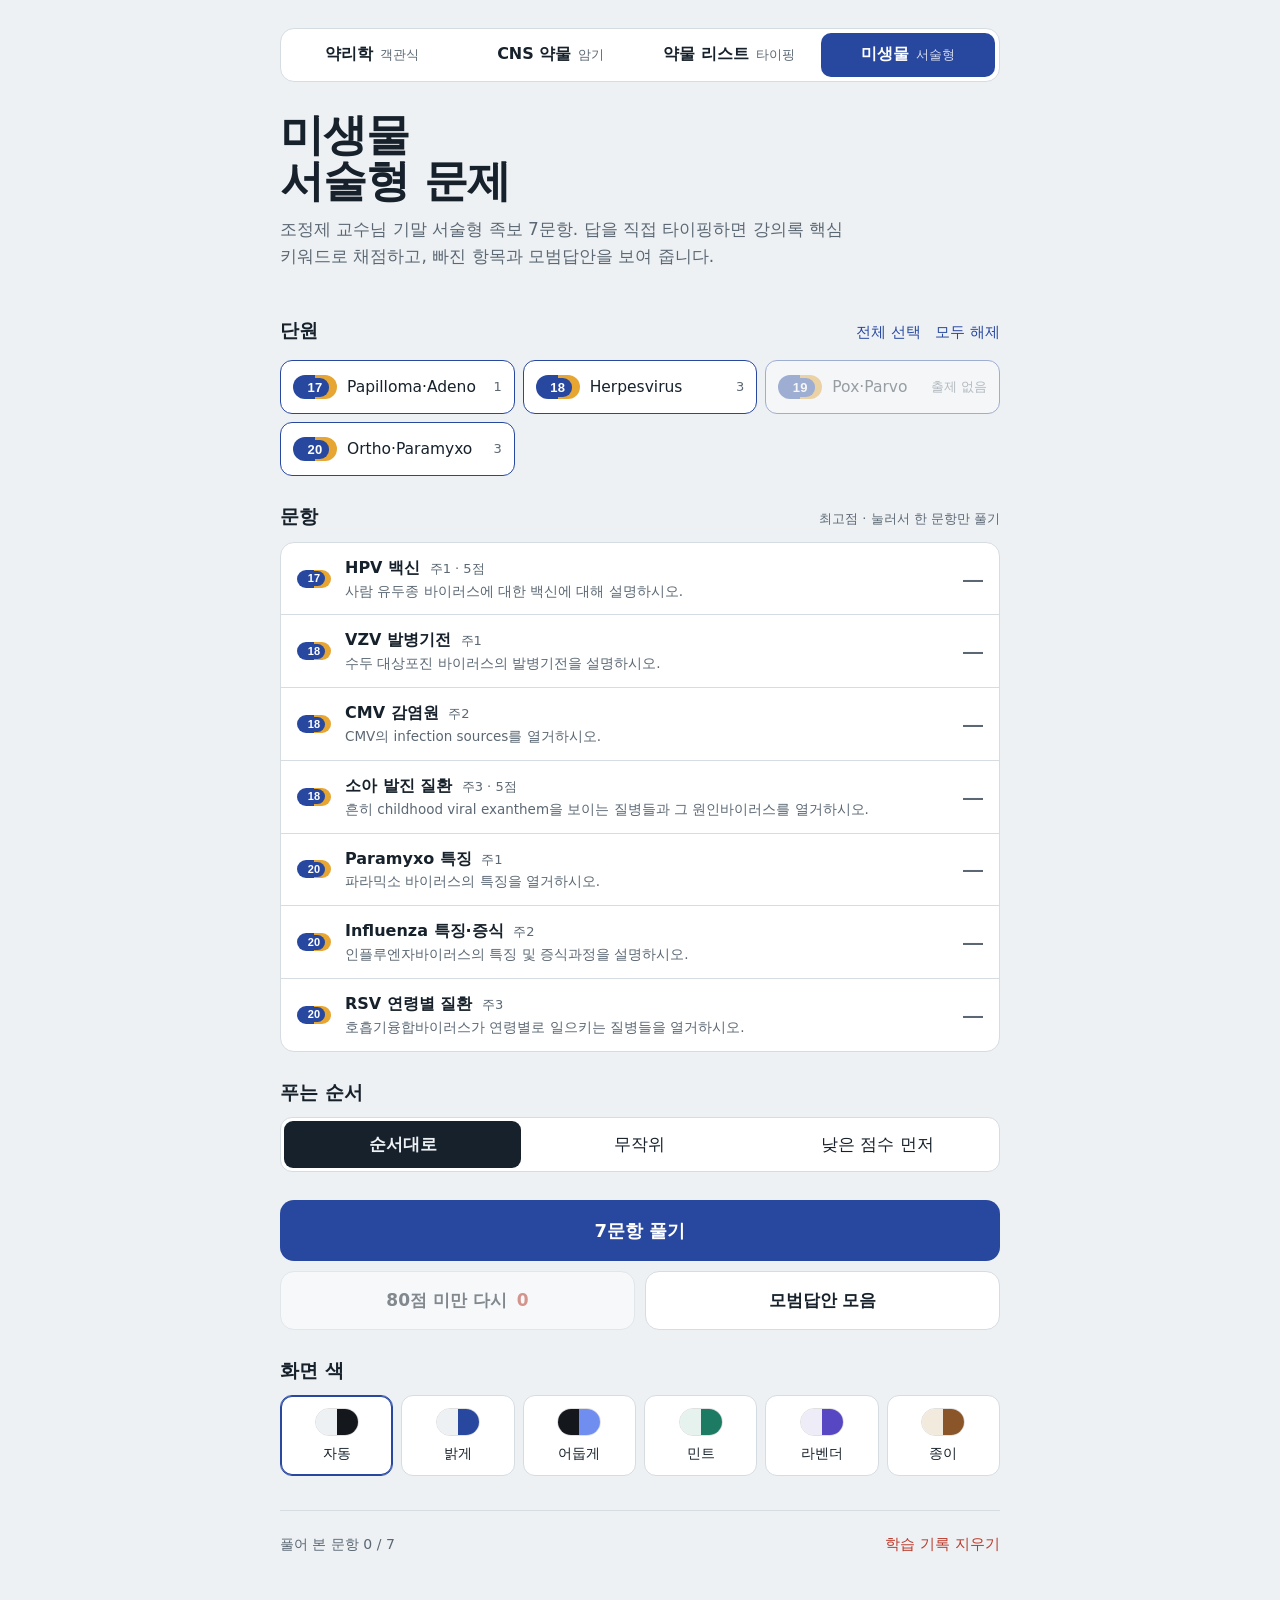
<file: micro/index.html>
<!doctype html>
<html lang="ko">
<head>
<meta charset="utf-8">
<meta name="viewport" content="width=device-width, initial-scale=1, viewport-fit=cover">
<title>미생물 서술형</title>
<meta name="apple-mobile-web-app-capable" content="yes">
<meta name="mobile-web-app-capable" content="yes">
<meta name="apple-mobile-web-app-title" content="약리·미생물">
<meta name="apple-mobile-web-app-status-bar-style" content="default">
<meta name="theme-color" content="#EEF1F4" media="(prefers-color-scheme: light)">
<meta name="theme-color" content="#14181D" media="(prefers-color-scheme: dark)">
<script>try{var h=JSON.parse(localStorage.getItem("study-hub-v1"))||{},t=h.theme;if(!t){var o=JSON.parse(localStorage.getItem("micro-essay-v1"));t=o&&o.set&&o.set.theme}if(t&&t!=="auto")document.documentElement.dataset.theme=t}catch(e){}</script>
<link rel="apple-touch-icon" href="../icon-180.png">
<link rel="icon" href="../icon-180.png">
<link rel="manifest" href="../manifest.json">
<style>
:root{
  --bg:#EEF1F4; --surface:#FFFFFF; --ink:#16212B; --muted:#5B6874; --line:#D5DCE2;
  --cobalt:#2848A0; --cobalt-ink:#FFFFFF; --amber:#E7A532; --amber-ink:#3A2A06;
  --ok:#23784A; --ok-bg:#E3F2E8; --no:#B93A2B; --no-bg:#FBE7E3; --hl:#FFF1D2;
  --name:"Avenir Next Condensed","Avenir Next","Arial Narrow","Helvetica Neue",sans-serif;
  --body:-apple-system,"Apple SD Gothic Neo","Noto Sans KR","Malgun Gothic",system-ui,sans-serif;
}
/* 화면 색: 자동(기기 설정) · 밝게 · 어둡게 · 민트 · 라벤더 · 종이 */
@media (prefers-color-scheme: dark){
  :root:not([data-theme]), :root[data-theme="auto"]{ --bg:#14181D; --surface:#1D232A; --ink:#E7ECF0; --muted:#9AA6B1; --line:#323B45;
    --cobalt:#6F8EF0; --cobalt-ink:#0C1530; --amber:#E9B04A; --amber-ink:#2A1D03;
    --ok:#62C28A; --ok-bg:#183326; --no:#F08273; --no-bg:#3A1D19; --hl:#3A3220; }
}
:root[data-theme="dark"]{ --bg:#14181D; --surface:#1D232A; --ink:#E7ECF0; --muted:#9AA6B1; --line:#323B45;
    --cobalt:#6F8EF0; --cobalt-ink:#0C1530; --amber:#E9B04A; --amber-ink:#2A1D03;
    --ok:#62C28A; --ok-bg:#183326; --no:#F08273; --no-bg:#3A1D19; --hl:#3A3220; }
:root[data-theme="mint"]{ --bg:#E6F2EE; --surface:#FFFFFF; --ink:#13302A; --muted:#55706A; --line:#C6DDD5;
  --cobalt:#1D7A63; --cobalt-ink:#FFFFFF; --amber:#E7A532; --hl:#FFF2D4; --ok-bg:#DDF0E3; --no-bg:#FBE6E2; }
:root[data-theme="lavender"]{ --bg:#EEECF7; --surface:#FFFFFF; --ink:#211D36; --muted:#625C80; --line:#D6D1EA;
  --cobalt:#5847C2; --cobalt-ink:#FFFFFF; --amber:#E89B3A; --hl:#FFF0D9; }
:root[data-theme="paper"]{ --bg:#F2EBDD; --surface:#FBF7EE; --ink:#2D2517; --muted:#6E6352; --line:#DFD3BC;
  --cobalt:#8A5528; --cobalt-ink:#FFFFFF; --amber:#4E7C5B; --hl:#F6E7C4; --ok-bg:#E3EEDB; --no-bg:#F7E1D9; }
*{box-sizing:border-box}
html{-webkit-text-size-adjust:100%}
body{margin:0;background:var(--bg);color:var(--ink);font:17px/1.55 var(--body);
  -webkit-tap-highlight-color:transparent;
  padding:env(safe-area-inset-top) env(safe-area-inset-right) env(safe-area-inset-bottom) env(safe-area-inset-left)}
#app{max-width:760px;margin:0 auto;padding:28px 20px 48px}
button{font:inherit;color:inherit;cursor:pointer;-webkit-user-select:none;user-select:none}
button:focus-visible,input:focus-visible{outline:3px solid var(--cobalt);outline-offset:2px}
button:disabled{cursor:default}
h1,h2{margin:0}

/* 캡슐 배지: 단원 번호 */
.pill{display:inline-flex;align-items:center;justify-content:center;min-width:44px;height:24px;border-radius:12px;
  background:linear-gradient(90deg,var(--cobalt) 0 50%,var(--amber) 50% 100%);flex:none}
.pill i{font:700 13px/1 var(--name);font-style:normal;color:#fff;background:var(--cobalt);padding:3px 7px;border-radius:9px;letter-spacing:.02em}
.pill.sm{min-width:34px;height:18px}.pill.sm i{font-size:11px;padding:2px 5px}

/* 홈 */
.home-head{padding:8px 0 20px}
.home-head h1{font:700 44px/1.05 var(--body);letter-spacing:-.02em}
.lede{margin:12px 0 0;color:var(--muted);max-width:34em}
.block{margin-top:26px}
.bhead{display:flex;align-items:baseline;justify-content:space-between;margin-bottom:10px}
.bhead h2{font-size:19px;font-weight:700}
.links{display:flex;gap:14px}
.link{background:none;border:0;padding:6px 0;color:var(--cobalt);font-size:15px}
.link.danger{color:var(--no)}
.units{display:grid;grid-template-columns:repeat(auto-fill,minmax(210px,1fr));gap:8px}
.unit{display:flex;align-items:center;gap:10px;text-align:left;padding:12px 12px;border-radius:12px;
  background:var(--surface);border:1.5px solid var(--line);min-height:54px}
.unit .uname{flex:1;font-size:15.5px;line-height:1.25}
.unit .ucount{color:var(--muted);font-size:13px;font-variant-numeric:tabular-nums}
.unit:not(.on){opacity:.55}
.unit:not(.on) .pill{filter:grayscale(1)}
.unit.on{border-color:var(--cobalt)}
.types{background:var(--surface);border:1.5px solid var(--line);border-radius:14px;overflow:hidden}
.trow{display:flex;align-items:center;gap:14px;width:100%;text-align:left;padding:13px 16px;background:none;border:0;border-top:1px solid var(--line)}
.trow:first-child{border-top:0}
.trow .tl{flex:1;display:flex;flex-direction:column}
.trow small{color:var(--muted);font-size:13.5px}
.trow .tc{color:var(--muted);font-size:14px;font-variant-numeric:tabular-nums}
.check{width:22px;height:22px;border-radius:6px;border:2px solid var(--line);flex:none;position:relative}
.trow.on .check{background:var(--cobalt);border-color:var(--cobalt)}
.trow.on .check::after{content:"";position:absolute;left:6px;top:2px;width:6px;height:11px;border:solid var(--cobalt-ink);border-width:0 2.5px 2.5px 0;transform:rotate(45deg)}
.segs{display:flex;background:var(--surface);border:1.5px solid var(--line);border-radius:12px;padding:3px}
.seg{flex:1;padding:10px 0;border:0;background:none;border-radius:9px;font-variant-numeric:tabular-nums}
.seg.on{background:var(--ink);color:var(--bg);font-weight:600}
.toggle{display:flex;align-items:center;gap:10px;margin-top:14px;font-size:15.5px;color:var(--muted)}
.toggle input{width:20px;height:20px;accent-color:var(--cobalt)}
.actions{margin-top:28px;display:flex;flex-direction:column;gap:10px}
.row2{display:grid;grid-template-columns:1fr 1fr;gap:10px}
.primary{width:100%;padding:17px;border:0;border-radius:14px;background:var(--cobalt);color:var(--cobalt-ink);font-size:18px;font-weight:700}
.primary:disabled{background:var(--line);color:var(--muted)}
.secondary{padding:15px;border-radius:14px;border:1.5px solid var(--line);background:var(--surface);font-weight:600}
.secondary b{color:var(--no);margin-left:4px}
.secondary:disabled{opacity:.5}
.stats{display:flex;flex-direction:column;gap:9px}
.srow{display:grid;grid-template-columns:minmax(0,1.4fr) 2fr 44px 48px;align-items:center;gap:10px;font-size:14.5px}
.sname{white-space:nowrap;overflow:hidden;text-overflow:ellipsis}
.bar{height:8px;border-radius:4px;background:var(--line);overflow:hidden}
.bar span{display:block;height:100%;background:var(--amber)}
.sp{text-align:right;font-weight:600;font-variant-numeric:tabular-nums}
.sn{text-align:right;color:var(--muted);font-size:13px}
.themes{display:grid;grid-template-columns:repeat(auto-fill,minmax(104px,1fr));gap:8px}
.th{display:flex;flex-direction:column;align-items:center;gap:7px;padding:12px 6px 10px;border-radius:12px;border:1.5px solid var(--line);background:var(--surface);font-size:14px}
.th.on{border-color:var(--cobalt);box-shadow:inset 0 0 0 1px var(--cobalt)}
.sw{width:44px;height:28px;border-radius:14px;border:1px solid rgba(0,0,0,.12);display:flex;overflow:hidden}
.sw i{flex:1}
.foot{margin-top:34px;padding-top:16px;border-top:1px solid var(--line);display:flex;justify-content:space-between;align-items:center;color:var(--muted);font-size:14px}

/* 퀴즈 */
.qtop{display:flex;align-items:center;gap:14px;margin-bottom:18px}
.icon{width:42px;height:42px;border-radius:21px;border:1.5px solid var(--line);background:var(--surface);font-size:17px;flex:none}
.prog{flex:1;height:8px;border-radius:4px;background:var(--line);overflow:hidden}
.prog span{display:block;height:100%;background:var(--cobalt);transition:width .3s}
.count{font:700 20px/1 var(--name);font-variant-numeric:tabular-nums}
.count small{color:var(--muted);font-weight:500}
.qcard{background:var(--surface);border:1.5px solid var(--line);border-radius:18px;padding:22px 20px 20px}
.qmeta{display:flex;align-items:center;flex-wrap:wrap;gap:8px;color:var(--muted);font-size:14px}
.kind{border:1px solid var(--line);border-radius:6px;padding:1px 7px;font-size:12.5px}
.kind.w{color:var(--no);border-color:var(--no)}
.stem{margin:16px 0 18px;font-size:21px;line-height:1.5;font-weight:600;word-break:keep-all}
.stem .dn{font:700 34px/1.1 var(--name);letter-spacing:.005em;display:inline-block;margin-right:2px}
.stem .hl{background:var(--hl);padding:1px 6px;border-radius:5px;font-weight:700}
.stem .sig{display:block;margin-top:12px;padding:12px 14px;border-left:4px solid var(--amber);background:var(--hl);border-radius:0 8px 8px 0;font-weight:500;font-size:18.5px}
.opts{list-style:none;margin:0;padding:0;display:flex;flex-direction:column;gap:9px}
.opt{width:100%;display:flex;align-items:flex-start;gap:12px;text-align:left;padding:14px 15px;border-radius:13px;
  border:1.5px solid var(--line);background:var(--bg);font-size:17px;line-height:1.45;min-height:56px;transition:background .15s,border-color .15s}
.opt .num{font-size:20px;line-height:1.2;color:var(--muted);flex:none}
.opt .ot{flex:1;word-break:keep-all;overflow-wrap:anywhere}
@media (hover:hover){.opt:not(:disabled):hover{border-color:var(--cobalt)}}
.opt:not(:disabled):active{transform:scale(.99)}
.opt.correct{background:var(--ok-bg);border-color:var(--ok)}
.opt.correct .num{color:var(--ok)}
.opt.wrong{background:var(--no-bg);border-color:var(--no)}
.opt.wrong .num{color:var(--no)}
.opt.dim{opacity:.5}
.opt:disabled{color:var(--ink)}
#fb:empty{display:none}
#fb{margin-top:18px}
.verdict{font-weight:700;font-size:19px;margin-bottom:10px}
.verdict.ok{color:var(--ok)}.verdict.no{color:var(--no)}
.expl{padding:13px 15px;border-radius:12px;background:var(--bg);font-size:16px;line-height:1.6;word-break:keep-all}
.note{margin:10px 2px 0;color:var(--muted);font-size:15px}
.next{margin-top:16px}
.score{text-align:center;color:var(--muted);font-size:14px;margin-top:14px;font-variant-numeric:tabular-nums}

/* 약물 카드 */
.dcard{padding:14px 15px;border-radius:12px;background:var(--bg);margin-top:10px}
.dtitle{color:var(--muted);font-size:13px;margin-bottom:2px}
.dname{font:700 24px/1.2 var(--name);display:flex;align-items:center;gap:8px}
.dcard dl{display:grid;grid-template-columns:44px 1fr;gap:4px 10px;margin:8px 0 0;font-size:15.5px;line-height:1.5}
.dcard dt{color:var(--muted)}
.dcard dd{margin:0;word-break:keep-all}

/* 결과 */
.res-head{padding:24px 0 6px}
.big{font:700 84px/1 var(--name);font-variant-numeric:tabular-nums}
.big small{font-size:40px;color:var(--muted)}
.res-head p{color:var(--muted);margin:10px 0 0}
.wlist{list-style:none;margin:0;padding:0;display:flex;flex-direction:column;gap:10px}
.wlist li{background:var(--surface);border:1.5px solid var(--line);border-radius:14px;padding:14px 15px}
.wq{font-weight:600;margin-bottom:8px;word-break:keep-all}
.wq .dn{font:700 22px var(--name)}
.wq .sig{display:block;font-weight:500;margin-top:4px;color:var(--muted)}
.wa{font-size:15.5px;margin-top:4px;display:flex;gap:8px;align-items:baseline}
.tag{flex:none;font-size:12px;padding:1px 7px;border-radius:6px;font-weight:600}
.tag.ok{background:var(--ok-bg);color:var(--ok)}.tag.no{background:var(--no-bg);color:var(--no)}

/* 사전 */
.dhead{font-size:22px}
.search{width:100%;padding:14px 16px;border-radius:12px;border:1.5px solid var(--line);background:var(--surface);color:var(--ink);font:inherit;-webkit-appearance:none}
.chips{display:flex;gap:7px;overflow-x:auto;padding:12px 0 4px;-webkit-overflow-scrolling:touch;scrollbar-width:none}
.chips::-webkit-scrollbar{display:none}
.chip{flex:none;padding:8px 13px;border-radius:18px;border:1.5px solid var(--line);background:var(--surface);font-size:14.5px;white-space:nowrap}
.chip.on{background:var(--ink);color:var(--bg);border-color:var(--ink)}
.dlist .dcard{background:var(--surface);border:1.5px solid var(--line)}
.empty{color:var(--muted);padding:30px 0;text-align:center}

/* ───── 서술형 */
.hint{color:var(--muted);font-size:13px}
.qrow .tl b{font-size:16px}
.qrow .tl small{overflow:hidden;text-overflow:ellipsis;display:-webkit-box;-webkit-line-clamp:1;-webkit-box-orient:vertical}
.qno{font-weight:500;color:var(--muted);font-size:13px;margin-left:4px}
.qbest{min-width:40px;text-align:right;font:700 20px/1 var(--name);font-variant-numeric:tabular-nums;color:var(--muted)}
.qbest.hi{color:var(--ok)}.qbest.mid{color:var(--amber)}.qbest.lo{color:var(--no)}
.unit:disabled{opacity:.4}
.unit .uname{min-width:0;overflow-wrap:anywhere}
.stem .pts{font-size:15px;color:var(--muted);font-weight:500}
.jok{margin:-8px 0 14px;color:var(--muted);font-size:14px}
.sr{position:absolute;width:1px;height:1px;overflow:hidden;clip:rect(0 0 0 0)}
.ans{width:100%;min-height:240px;resize:vertical;padding:14px 15px;border-radius:13px;border:1.5px solid var(--line);
  background:var(--bg);color:var(--ink);font:17px/1.65 var(--body);-webkit-appearance:none}
.ans:focus{outline:3px solid var(--cobalt);outline-offset:1px;border-color:var(--cobalt)}
.ans::placeholder{color:var(--muted)}
.ameta{display:flex;justify-content:space-between;gap:10px;flex-wrap:wrap;color:var(--muted);font-size:13px;margin:6px 2px 0;font-variant-numeric:tabular-nums}
.gbtns,.nbtns{margin-top:14px}
.gbtns .primary,.nbtns .primary{padding:15px}
.sbox{display:grid;grid-template-columns:auto 1fr;gap:16px;align-items:center;margin-bottom:6px}
.sval{font:700 56px/1 var(--name);font-variant-numeric:tabular-nums}
.sval small{font-size:22px;color:var(--muted)}
.sval.hi{color:var(--ok)}.sval.mid{color:var(--amber)}.sval.lo{color:var(--no)}
.smeta{min-width:0}.smeta p{margin:8px 0 0;color:var(--muted);font-size:14.5px}
.bar.big{height:12px;border-radius:6px}
.bar span.hi{background:var(--ok)}.bar span.mid{background:var(--amber)}.bar span.lo{background:var(--no)}
.rh{margin-top:18px}
.rubs{list-style:none;margin:0;padding:0;display:flex;flex-direction:column;gap:7px}
.rub{width:100%;display:grid;grid-template-columns:26px 1fr auto;gap:10px;align-items:start;text-align:left;padding:11px 13px;border-radius:12px;
  border:1.5px solid var(--line);background:var(--bg);font-size:15.5px;line-height:1.45}
.rub .mk{width:24px;height:24px;border-radius:12px;display:flex;align-items:center;justify-content:center;font-size:13px;font-weight:700;background:var(--no-bg);color:var(--no)}
.rub.hit{background:var(--ok-bg);border-color:var(--ok)}
.rub.hit .mk{background:var(--ok);color:var(--surface)}
.rub.man .mk{outline:2px dashed var(--amber);outline-offset:1px}
.rub .rt{word-break:keep-all}
.rub .rt small{display:block;color:var(--muted);font-size:12.5px;margin-top:3px;word-break:break-all}
.rw{color:var(--muted);font-size:13px;font-variant-numeric:tabular-nums}
details.model{margin-top:16px;border:1.5px solid var(--line);border-radius:13px;background:var(--bg);overflow:hidden}
details.model>summary{cursor:pointer;list-style:none;padding:13px 15px;font-weight:700;display:flex;justify-content:space-between;align-items:center}
details.model>summary::-webkit-details-marker{display:none}
details.model>summary::after{content:"펼치기";font-size:13px;font-weight:500;color:var(--muted)}
details.model[open]>summary::after{content:"접기"}
.mbody{padding:4px 16px 16px;border-top:1px solid var(--line);font-size:16px;line-height:1.7;word-break:keep-all;min-width:0}
.mbody h4{margin:16px 0 6px;font-size:15px;color:var(--cobalt)}
.mbody ol,.mbody ul{margin:6px 0;padding-left:22px}
.mbody li{margin:3px 0}
.mbody p{margin:10px 0}
.mbody .src{font-size:13px;color:var(--muted)}
.mbody .tipline{font-size:14px;color:var(--muted)}
.mbody .tbl{overflow-x:auto;margin:10px 0;-webkit-overflow-scrolling:touch}
.mbody table{border-collapse:collapse;width:100%;min-width:460px;font-size:14.5px;line-height:1.5}
.mbody th,.mbody td{border:1px solid var(--line);padding:7px 9px;text-align:left;vertical-align:top}
.mbody th{background:var(--surface)}
.mbody .callout,.tipbox{margin-top:12px;padding:11px 13px;border-radius:10px;background:var(--hl);font-size:14.5px;line-height:1.6}
.dlist .dcard{display:flex;flex-direction:column;gap:2px;margin-top:12px}
.dlist .dname{font:600 18px/1.5 var(--body);margin-top:8px}
.dlist .jok{margin:4px 0 0}
.dlist details.model{margin-top:10px;background:var(--bg)}
.solo{margin-top:12px;align-self:flex-start;padding:11px 16px}
.wq .pill{vertical-align:middle;margin-right:4px}
@media (max-width:520px){ .sval{font-size:44px} .ans{min-height:200px} }

@media (max-width:520px){
  #app{padding:18px 16px 40px}
  .home-head h1{font-size:36px}
  .stem{font-size:19px}.stem .dn{font-size:30px}
  .srow{grid-template-columns:1fr 1.2fr 40px;}.sn{display:none}
}
@media (prefers-reduced-motion:reduce){*{transition:none!important}}
/* 과목 전환 메뉴 */
.subj{display:grid;grid-template-columns:1fr 1fr;gap:4px;padding:4px;margin:0 0 22px;border-radius:14px;background:var(--surface);border:1.5px solid var(--line)}
.sbtn{display:flex;align-items:baseline;justify-content:center;gap:7px;padding:11px 8px;border-radius:10px;color:var(--ink);text-decoration:none;font-size:16px;line-height:1.2;min-height:44px}
.sbtn small{color:var(--muted);font-size:13px}
.sbtn.on{background:var(--cobalt);color:var(--cobalt-ink)}
.sbtn.on small{color:inherit;opacity:.8}
a.sbtn:active{background:var(--bg)}
@media (hover:hover){a.sbtn:hover{background:var(--bg)}}
@media (max-width:620px){.sbtn{flex-direction:column;align-items:center;gap:1px;padding:8px 4px;font-size:15px}.sbtn small{font-size:12px}}

</style>
</head>
<body>
<main id="app"></main>
<script>
const CURRENT_SUBJECT = "micro";
// ───── 공용: 과목 전환 · 화면 색 · 마지막으로 연 과목
// 각 과목 앱(pharm/, drugs/, micro/)이 같은 저장공간을 쓰므로 여기 값은 서로 공유된다.
const HUB_KEY = "study-hub-v1";
const SUBJECTS = [
  { id: "pharm", path: "pharm", label: "약리학", sub: "객관식" },
  { id: "drugs", path: "drugs", label: "CNS 약물", sub: "암기" },
  { id: "drugtype", path: "drugs/#type", label: "약물 리스트", sub: "타이핑" },
  { id: "micro", path: "micro", label: "미생물", sub: "서술형" }
];
const hub = (() => {
  let h = null;
  try { h = JSON.parse(localStorage.getItem(HUB_KEY)); } catch (e) {}
  return h || {};
})();
function hubSave() { try { localStorage.setItem(HUB_KEY, JSON.stringify(hub)); } catch (e) {} }

// 예전 앱별 화면 색 설정을 한 번만 옮겨 온다
if (!hub.theme) {
  for (const k of ["cns-quiz-v1", "micro-essay-v1"]) {
    try { const t = JSON.parse(localStorage.getItem(k)).set.theme; if (t) { hub.theme = t; break; } } catch (e) {}
  }
  hub.theme = hub.theme || "auto";
}
hub.last = CURRENT_SUBJECT;
hubSave();

function getTheme() { return hub.theme || "auto"; }
function setTheme(t) { hub.theme = t; hubSave(); }

// 지금 탭: 약물 앱에서 #type 이면 '약물 리스트 타이핑' 탭
function currentTab() { return CURRENT_SUBJECT === "drugs" && location.hash === "#type" ? "drugtype" : CURRENT_SUBJECT; }
function subjectSwitcher() {
  const cur = currentTab();
  return `<nav class="subj" aria-label="과목 전환" style="grid-template-columns:repeat(${SUBJECTS.length},1fr)">${SUBJECTS.map(s =>
    s.id === cur
      ? `<span class="sbtn on" aria-current="page"><b>${s.label}</b><small>${s.sub}</small></span>`
      : `<a class="sbtn" href="../${s.path.includes("#") ? s.path : s.path + "/"}"><b>${s.label}</b><small>${s.sub}</small></a>`
  ).join("")}</nav>`;
}

function registerSW() {
  if ("serviceWorker" in navigator && location.protocol.startsWith("http")) {
    navigator.serviceWorker.register("../sw.js", { scope: "../", updateViaCache: "none" }).catch(() => {});
  }
}

// ───── 단원 (조정제 교수님 강의)
const UNITS = { 17: "Papilloma·Adeno", 18: "Herpesvirus", 19: "Pox·Parvo", 20: "Ortho·Paramyxo" };

// ───── 서술형 문항 — 2025 기말 족보 + 2025 강의록 기반
// rubric k: [[대안…],[대안…]] → 각 묶음에서 하나 이상 답안에 있으면 그 항목 인정 (AND of OR)
// w: 가중치 · model: 모범답안 HTML · tip: 족보 해설/교수님 강조
const ESSAYS = [
  {
    id:'hpv', lec:17, lecName:'Papilloma·Polyoma·Adeno', no:'주1', pts:5,
    stem:'사람 유두종 바이러스에 대한 백신에 대해 설명하시오.',
    jokbo:'짤족 · 2024 주1, 2023 주1, 2021 주1', tip:'백신 3종의 포함 type과 adjuvant, 예방 질환 범위를 표로 외워 두면 됩니다. 매년 같은 문제가 나와요.',
    rubric:[
      {t:'2가 Cervarix(서바릭스) = HPV 16·18형', w:2, k:[['2가','서바릭스','cervarix','2価'],['16'],['18']]},
      {t:'2가 adjuvant = AS04', w:1, k:[['as04']]},
      {t:'4가 Gardasil(가다실) = HPV 6·11·16·18형', w:2, k:[['4가','가다실','gardasil'],['6'],['11']]},
      {t:'6·11형에 의한 생식기 사마귀(condyloma acuminatum)까지 예방', w:1.5, k:[['사마귀','condyloma','콘딜로마','곤지름','wart']]},
      {t:'9가 Gardasil9 = 6·11·16·18 + 31·33·45·52·58형', w:2, k:[['9가','가다실9','gardasil9'],['31','33','45','52','58']]},
      {t:'4가·9가 adjuvant = 알루미늄염', w:1, k:[['알루미늄','aluminum','aluminium','alum','알럼']]},
      {t:'예방 질환: 자궁경부암 + 질암·외음부암·항문암', w:1, k:[['자궁경부암','cervicalcancer'],['항문암','외음부암','질암','anal','vulvar','vaginal']]},
      {t:'L1 capsid 단백으로 만든 VLP(재조합, 효모 생산) — 감염성 없음', w:1, k:[['l1','vlp','바이러스유사입자','viruslikeparticle']]},
      {t:'접종 대상: 성 경험 전 9–12세 여아, 만 12세 무료(2가·4가), 9가는 유료', w:1, k:[['12세','9~12','9-12','성경험','성접촉전','무료']]},
    ],
    model:`
      <p><b>HPV</b>는 dsDNA circular, naked papillomavirus로 자궁경부암의 원인이며 <b>16·18형이 자궁경부암의 약 70%</b>를 일으킨다. 백신은 HPV의 <b>L1 major capsid protein</b>을 재조합(효모 <i>Saccharomyces cerevisiae</i>)으로 만들어 스스로 조립된 <b>VLP(virus-like particle)</b>로, 바이러스 DNA가 없어 감염성이 없다. 현재 3종이 있다.</p>
      <div class="tbl"><table>
        <tr><th></th><th>2가 서바릭스 (Cervarix)</th><th>4가 가다실 (Gardasil)</th><th>9가 가다실9 (Gardasil 9)</th></tr>
        <tr><th>포함 type</th><td>16, 18</td><td>6, 11, 16, 18</td><td>6, 11, 16, 18, 31, 33, 45, 52, 58</td></tr>
        <tr><th>Adjuvant</th><td><b>AS04</b></td><td>알루미늄염</td><td>알루미늄염</td></tr>
        <tr><th>여성 예방 범위</th><td>16·18형 자궁경부암, 외음부암, 질암, 항문암</td><td>좌동 + 6·11형 <b>생식기 사마귀</b></td><td>9개 type의 자궁경부암·외음부암·질암·항문암 + 생식기 사마귀</td></tr>
        <tr><th>남성 예방 범위</th><td>16·18형 항문암</td><td>항문암 + 생식기 사마귀</td><td>항문암 + 생식기 사마귀</td></tr>
      </table></div>
      <ul>
        <li>2가는 예방 범위는 좁지만 AS04 덕분에 면역 기억이 더 강하고 오래 유지된다. 4가는 6·11형(condyloma acuminatum, laryngeal papilloma 원인)까지 막아 범위가 넓다.</li>
        <li>접종 대상은 <b>성 경험이 없는 9–12세 여아</b>다. 국내에서는 2016년부터 만 12세 여아에게 2가·4가를 무료 접종하고, 9가는 유료다.</li>
        <li>예방 효과(질병관리본부): 2가 92–100%, 4가 97–100%. WHO(2016)는 2가·4가·9가의 예방 효과가 비슷하다고 평가했다.</li>
      </ul>
      <p class="src">근거: 17강 Box 41.3(Modes of control: vaccine for HPV 6, 11, 16, 18, 31, 33, 45, 52, 58), 서바릭스/가다실/가다실9 비교표, 가다실9 허가사항(L1 단백·효모), 자궁경부암 백신 기사 슬라이드</p>`
  },
  {
    id:'vzv', lec:18, lecName:'Human Herpesvirus', no:'주1', pts:null,
    stem:'수두 대상포진 바이러스의 발병기전을 설명하시오.',
    jokbo:'유사족 · 2018 주2 (강의록 필기 ♥2018, 2017, 2013, 2008, 2007)', tip:'초기감염(수두) → 잠복 → 재활성화(대상포진) 3단계로 나눠 쓰고, Box 43.6의 문장을 빠짐없이 넣는 것이 핵심입니다.',
    rubric:[
      {t:'호흡기 비말(droplet)로 전파, 초기 복제는 호흡기(respiratory tract)', w:1.5, k:[['호흡기','respiratory','비말','droplet']]},
      {t:'림프절 → 1차 viremia → 간·비장·RES → 2차 viremia(T cell)로 피부 도달', w:1.5, k:[['viremia','바이러스혈증','혈류']]},
      {t:'감염 세포: epithelial cell, fibroblast, T cell, neuron', w:1, k:[['tcell','t세포','t림프구','t-cell']]},
      {t:'syncytia 형성, cell-to-cell spread', w:1.5, k:[['syncyt','합포체','celltocell','cell-to-cell','세포간','세포-세포','세포대세포']]},
      {t:'항체 회피 → cell-mediated immunity(CMI)가 감염 조절에 필수', w:1.5, k:[['세포매개','cellmediated','cell-mediated','cmi']]},
      {t:'피부에 successive crops: macule → papule → vesicle → pustule → crust가 한 시점에 공존', w:1.5, k:[['successive','crop','multiplestage','여러단계','다양한단계','동시','macule','반점','구진','papule']]},
      {t:'성인 초감염: 강한 염증반응으로 life-threatening pneumonia', w:0.5, k:[['폐렴','pneumonia']]},
      {t:'면역저하자: 파종성(disseminated) 치명적 질환', w:0.5, k:[['면역저하','immunocompromised','파종','disseminat']]},
      {t:'신경 따라 이동해 dorsal root ganglia·cranial nerve ganglia(neuron)에 잠복', w:2, k:[['ganglia','ganglion','신경절','drg','dorsalroot','후근']]},
      {t:'CMI 저하(노화·면역저하) 시 재활성화 → herpes zoster', w:1.5, k:[['재활성','reactiv','재발','recurren'],['zoster','대상포진','shingles']]},
      {t:'해당 신경의 dermatome 전체를 따라 병변', w:1.5, k:[['dermatome','피부분절','피절','더마톰']]},
    ],
    model:`
      <p>VZV(HHV-3, alphaherpesvirus)의 발병기전은 <b>초기 감염(수두) → 잠복 → 재활성화(대상포진)</b>의 3단계로 나뉜다.</p>
      <h4>1. 초기 감염 · 전파 (Varicella, 수두)</h4>
      <ol>
        <li>주로 <b>호흡기 비말(respiratory droplet)</b>로, 일부는 직접 접촉으로 전파되며 전파력이 매우 높다. <b>초기 복제는 호흡기(상기도 점막)</b>에서 일어난다.</li>
        <li>국소 림프절에서 증식 → <b>1차 viremia</b> → 간·비장·reticuloendothelial system에서 증식 → <b>T cell을 통한 2차(cell-associated) viremia</b>로 피부·점막에 도달한다(잠복기 약 14일).</li>
        <li>epithelial cell, fibroblast, <b>T cell, neuron</b>을 감염시킨다.</li>
        <li><b>syncytia</b>를 형성하며 <b>cell-to-cell</b>로 직접 퍼지므로 antibody clearance를 회피한다. 따라서 감염 조절에는 <b>cell-mediated immunity(CMI)가 필수</b>다.</li>
        <li>피부에 <b>"successive crops"</b>로 병변이 생겨 <b>macule → papule → vesicle → pustule → crust</b>가 한 시점에 함께 관찰된다(multiple stage).</li>
        <li>성인 초감염 시 강한 염증반응으로 <b>life-threatening pneumonia</b>가 생길 수 있고, 면역저하자·신생아에서는 <b>disseminated</b> 치명적 질환이 생길 수 있다.</li>
      </ol>
      <h4>2. 잠복 (Latency)</h4>
      <p>피부 병변에서 감각신경을 타고 올라가 <b>dorsal root ganglia, cranial nerve ganglia</b>의 neuron에 평생 잠복한다.</p>
      <h4>3. 재활성화 (Herpes zoster, 대상포진)</h4>
      <p>노화·면역저하 등으로 <b>CMI가 떨어지면</b> 잠복 바이러스가 재활성화되어 신경을 따라 내려오고, 그 신경이 지배하는 <b>dermatome 전체를 따라</b> 통증성 수포를 만든다. 재발은 드물고(보통 1회), zoster 병변도 전염원이 된다.</p>
      <p class="src">근거: 18강 Box 43.6 Disease Mechanisms of VZV, Fig. 43.8 Mechanism of spread, Fig. 43.9 Time course, Fig. 30-4 Latent infections, Box 43.7 Epidemiology</p>`
  },
  {
    id:'cmv', lec:18, lecName:'Human Herpesvirus', no:'주2', pts:null,
    stem:'CMV의 infection sources를 열거하시오.',
    jokbo:'짤족 · 2019, 2015, 2013', tip:'교수님이 수업 중 "중요하다"고 강조한 표(Table 43.5)가 그대로 출제됐어요. 연령대별로 나눠 쓰면 안전합니다.',
    rubric:[
      {t:'신생아: 태반(transplacental)·자궁내(intrauterine) 감염', w:1.5, k:[['태반','transplacental','placent','자궁내','intrauterine','수직']]},
      {t:'신생아: 자궁경부 분비물(cervical secretions)', w:1, k:[['자궁경부','cervical','산도']]},
      {t:'소아: 모유(breast milk)', w:1, k:[['모유','breastmilk','수유','젖']]},
      {t:'소아: 침(saliva)', w:1, k:[['타액','saliva','침']]},
      {t:'소아: 눈물(tears)', w:1, k:[['눈물','tear']]},
      {t:'소아: 소변(urine)', w:1, k:[['소변','urine','오줌']]},
      {t:'성인: 성접촉(semen)', w:1, k:[['정액','semen','성접촉','성관계','sexual','성적']]},
      {t:'성인: 수혈(blood transfusion)', w:1, k:[['수혈','transfusion']]},
      {t:'성인: 장기이식(organ graft)', w:1, k:[['이식','transplant','graft']]},
      {t:'연령대별(신생아·소아·성인)로 구분해 서술', w:0.5, k:[['신생아','neonate','태아'],['성인','adult']]},
    ],
    model:`
      <div class="tbl"><table>
        <tr><th>연령대</th><th>감염원 (Table 43.5 Sources of CMV infection)</th></tr>
        <tr><td><b>Neonate</b> (신생아)</td><td>Transplacental transmission(태반), intrauterine infection(자궁내 감염), cervical secretions(분만 시 자궁경부 분비물)</td></tr>
        <tr><td><b>Baby or child</b> (영유아·소아)</td><td>Body secretions: breast milk(모유), saliva(침), tears(눈물), urine(소변)</td></tr>
        <tr><td><b>Adult</b> (성인)</td><td>Sexual transmission(semen), blood transfusion(수혈), organ graft(장기이식)</td></tr>
      </table></div>
      <ul>
        <li>CMV는 혈액·조직·거의 모든 체액(urine, saliva, semen, cervical secretions, breast milk, tears)으로 전파된다.</li>
        <li><b>가장 흔한 선천성 감염</b>의 원인이다. 임신 중 seroconversion(초감염)한 산모의 아기가 선천성 기형의 고위험군이다.</li>
        <li>CMV는 hematopoietic stem cell·monocyte(교과서에 따라 T cell·macrophage)에 잠복한다. 수혈·장기 기증자를 선별 검사하면 전파를 줄일 수 있다.</li>
      </ul>
      <div class="callout">채점 기준은 공개되지 않았어요. 연령대별 구분이 필수인지는 불분명하니 표 형태 그대로 쓰는 것이 가장 안전합니다.</div>
      <p class="src">근거: 18강 CMV 슬라이드 "Sources of Cytomegalovirus Infection", Table 43.5, Box 43.11, Box 43.12</p>`
  },
  {
    id:'exanthem', lec:18, lecName:'Human Herpesvirus', no:'주3', pts:5,
    stem:'흔히 childhood viral exanthem을 보이는 질병들과 그 원인바이러스를 열거하시오.',
    jokbo:'짤족 · 2022 주11, 2019 주4', tip:'질병과 바이러스를 짝지어 5쌍을 쓰는 문제로, 1쌍에 1점씩입니다. 질병명과 바이러스(과) 이름을 함께 써야 인정돼요.',
    rubric:[
      {t:'Chickenpox(varicella, 수두) → herpesvirus (VZV)', w:2, k:[['수두','chickenpox','varicella'],['vzv','herpes','헤르페스','hhv3','hhv-3','대상포진바이러스','zoster']]},
      {t:'Erythema infectiosum(fifth disease, 전염성 홍반) → parvovirus (B19)', w:2, k:[['전염성홍반','erythema','fifth','5번째','제5','다섯번째','5병'],['parvo','파보','b19']]},
      {t:'Measles(rubeola, 홍역) → paramyxovirus', w:2, k:[['홍역','rubeola','measles'],['paramyxo','파라믹소','morbilli']]},
      {t:'Roseola(exanthem subitum, 돌발진) → herpesvirus (HHV-6)', w:2, k:[['roseola','돌발진','exanthemsubitum','sixth','6번째','제6'],['hhv6','hhv-6','herpesvirus6','헤르페스6','헤르페스바이러스6','herpes6']]},
      {t:'Rubella(German measles, 풍진) → togavirus (genus rubivirus)', w:2, k:[['rubella','풍진','germanmeasles'],['toga','토가','rubivirus','루비']]},
    ],
    model:`
      <div class="tbl"><table>
        <tr><th>질병</th><th>원인 바이러스</th></tr>
        <tr><td><b>Chickenpox</b> (varicella, 수두)</td><td>Herpesvirus — <b>VZV</b> (HHV-3)</td></tr>
        <tr><td><b>Erythema infectiosum</b> (fifth disease, 전염성 홍반)</td><td><b>Parvovirus</b> B19</td></tr>
        <tr><td><b>Measles</b> (rubeola, 홍역)</td><td><b>Paramyxovirus</b> (Morbillivirus)</td></tr>
        <tr><td><b>Roseola</b> (exanthem subitum, 돌발진·sixth disease)</td><td>Herpesvirus — <b>HHV-6</b></td></tr>
        <tr><td><b>Rubella</b> (German measles, 풍진)</td><td><b>Togavirus</b> (genus <i>Rubivirus</i>)</td></tr>
      </table></div>
      <h4>함께 알아두면 좋은 감별점 (Table 10-1)</h4>
      <ul>
        <li><b>Measles</b>: fever, cough, conjunctivitis, <b>Koplik spots</b>, 전신 maculopapular rash. 합병증은 세균 중복감염, encephalitis, SSPE.</li>
        <li><b>Rubella</b>: 미열과 faint macular rash, 성인은 관절염. <b>태아 감염(CRS)</b>을 일으킨다.</li>
        <li><b>Parvovirus B19</b>: naked ssDNA. 경미한 발열 뒤 reticular rash(slapped cheek)가 생기고, chronic hemolytic anemia 환자에서 <b>aplastic crisis</b>, 태아에서 hydrops를 일으킨다.</li>
        <li><b>Roseola (HHV-6)</b>: 잠복 4–7일 → 고열(103–105°F) 약 4일 → <b>열이 내린 뒤 발진</b> → 합병증 없이 회복. 6–24개월 열성 경련의 흔한 원인이다.</li>
      </ul>
      <p class="src">근거: 18강 "The most common childhood viral exanthems include" 슬라이드, HHV-6 슬라이드, Fig. 43.18, 20강 Table 10-1 Comparison of Mumps and Major Exanthems</p>`
  },
  {
    id:'paramyxo', lec:20, lecName:'Orthomyxo·Paramyxo', no:'주1', pts:null,
    stem:'파라믹소 바이러스의 특징을 열거하시오.',
    jokbo:'짤족 · 2023 서5 (2023년과 동일 출제)', tip:'Table 40-1과 Box 48.1을 합쳐 구조 → 유전체 → 단백 → 복제 → 병원성 순으로 열거하면 빠지는 항목이 없어요. Orthomyxovirus와 대조해서 쓰면 더 좋습니다.',
    rubric:[
      {t:'Genome: ssRNA', w:1, k:[['ssrna','단일가닥','singlestrand','single-strand','외가닥']]},
      {t:'Negative sense (noninfectious genome)', w:1.5, k:[['negative','음성','(-)','-sense','마이너스','-ssrna','(−)']]},
      {t:'Linear, nonsegmented (→ reassortment 없음)', w:1.5, k:[['nonsegment','non-segment','비분절','분절되지','분절이없','분절없','unsegment']]},
      {t:'크고(≥150 nm) pleomorphic한 enveloped virion', w:1, k:[['envelope','외피'],['150','large','크','다형','pleomorph']]},
      {t:'Helical nucleocapsid (13 또는 18 nm)', w:0.5, k:[['helical','나선']]},
      {t:'Attachment glycoprotein HN·H·G', w:1, k:[['hn','hemagglutinin-neuraminidase','부착','attachment','g단백','gprotein','glycoprotein']]},
      {t:'Fusion(F) protein → 융합·hemolysis', w:1, k:[['fprotein','f단백','f당단백','fusion','융합','fglyco']]},
      {t:'Cytoplasm에서 복제', w:1.5, k:[['cytoplasm','세포질']]},
      {t:'Plasma membrane에서 budding (세포를 죽이지 않고 방출)', w:0.5, k:[['budding','출아']]},
      {t:'Syncytia(다핵 거대세포) 형성', w:1, k:[['syncyt','합포체','거대세포','giantcell','다핵']]},
      {t:'Antigenically stable → 백신 만들기 유리', w:1.5, k:[['antigenicallystable','항원적으로안정','항원안정','변이가적','변이가없','돌연변이가적','돌연변이없','stable','안정']]},
      {t:'Respiratory droplet으로 전파, 호흡기에서 감염 시작', w:1, k:[['호흡기','respiratory','비말','droplet']]},
      {t:'CMI가 증상 상당수를 유발하지만 조절에 필수', w:0.5, k:[['세포매개','cmi','cellmediated','cell-mediated']]},
      {t:'Particles labile yet highly infectious', w:0.5, k:[['labile','불안정','감염력이높','highlyinfectious','전염성이높','전염력이높','감염성이높']]},
    ],
    model:`
      <ol>
        <li><b>Virion</b>: 크다(≥150 nm, 125–250 nm). Spherical·pleomorphic하고 <b>enveloped</b>이며, 내부에 <b>helical nucleocapsid</b>(13 또는 18 nm)가 있다.</li>
        <li><b>Genome</b>: <b>single-stranded RNA, linear, nonsegmented, negative sense</b>, 약 15 kb. Genome 자체는 noninfectious라서 virion에 RNA-dependent RNA polymerase(L + P)를 싣고 온다.</li>
        <li><b>Envelope glycoproteins</b>
          <ul>
            <li>Attachment protein: <b>HN</b>(parainfluenza·mumps, hemagglutinin + neuraminidase 활성), <b>H</b>(measles, HA만 있음), <b>G</b>(RSV, HA·NA 모두 없음)</li>
            <li><b>F(fusion) protein</b>: 세포막 융합, hemolysis, viral entry</li>
          </ul></li>
        <li><b>복제</b>: <b>cytoplasm</b>에서 복제한다. Plasma membrane과의 fusion으로 들어가고, plasma membrane에서 <b>budding</b>으로 나간다(세포를 죽이지 않음).</li>
        <li><b>Syncytia</b>: cell-to-cell fusion으로 multinucleated giant cell을 만든다.</li>
        <li><b>Antigenically stable</b>: 분절이 없어 reassortment가 없고 항원 변이가 적다 → 백신 제작에 유리하다(MMR 생백신).</li>
        <li>Particles are <b>labile yet highly infectious</b>: 건조·산에 쉽게 불활성화되지만 감염력은 높다.</li>
        <li><b>Respiratory droplet</b>으로 전파되어 호흡기에서 감염이 시작된다. Measles·mumps는 viremia로 전신에 퍼진다.</li>
        <li><b>Cell-mediated immunity</b>가 증상의 상당 부분을 일으키지만 감염 조절에 필수다.</li>
      </ol>
      <h4>Orthomyxovirus와 비교 (Table 56-2)</h4>
      <div class="tbl"><table>
        <tr><th></th><th>Orthomyxo</th><th>Paramyxo</th></tr>
        <tr><td>크기 / nucleocapsid</td><td>작다(80–120 nm) / 9 nm</td><td>크다(125–250 nm) / 18 nm</td></tr>
        <tr><td>Nucleocapsid 위치</td><td>Nucleus</td><td>Cytoplasm</td></tr>
        <tr><td>분절 / 잦은 유전 변이</td><td>+ / +</td><td>− / −</td></tr>
        <tr><td>HA·NA 분리</td><td>+ (별개 단백)</td><td>0 (HN 하나)</td></tr>
        <tr><td>Hemolysin / syncytia</td><td>0 / 0</td><td>+ / +</td></tr>
      </table></div>
      <p class="tipline">구성원: Respirovirus(parainfluenza 1·3), Rubulavirus(mumps, parainfluenza 2·4), Morbillivirus(measles), Henipavirus(Hendra·Nipah), Pneumovirus(RSV), Metapneumovirus</p>
      <p class="src">근거: 20강 Table 40-1 Important Properties of Paramyxoviruses, Box 48.1 Unique Features of Paramyxoviridae, Fig. 48.1, Table 40-2, Table 56-2, Table 48.2</p>`
  },
  {
    id:'influenza', lec:20, lecName:'Orthomyxo·Paramyxo', no:'주2', pts:null,
    stem:'인플루엔자바이러스의 특징 및 증식과정을 설명하시오.',
    jokbo:'짤족 · 2023 서7, 2022 서9 (유사족까지 포함하면 단골 문제)', tip:'"특징"과 "증식과정"을 반드시 나눠 쓰세요. 교수님이 강조한 HA vs NA 비교를 덧붙이면 더 좋습니다.',
    rubric:[
      {t:'Enveloped, (−)ssRNA', w:1, k:[['negative','음성','(-)','-sense','마이너스','-ssrna','(−)']]},
      {t:'8개의 분절(segmented) genome', w:1.5, k:[['8개','8segment','8분절','여덟','eight','8개의']]},
      {t:'분절 → reassortment(shift)로 유전적 다양성 ↑', w:1.5, k:[['reassort','재조합','재배열','재편성','shift','대변이']]},
      {t:'점돌연변이 → antigenic drift', w:0.5, k:[['drift','소변이']]},
      {t:'Genome 전사·복제가 nucleus에서 일어남', w:1.5, k:[['nucleus','핵내','핵에서','핵으로','핵안']]},
      {t:'HA = attachment(sialic acid 수용체) + fusion', w:1, k:[['sialic','시알산','시알릭']]},
      {t:'HA가 중화(보호) 항체 유도', w:0.5, k:[['중화','neutraliz','보호항체']]},
      {t:'A형은 zoonosis(조류·돼지 등), B형은 사람만', w:0.5, k:[['zoono','인수공통','조류','bird','avian']]},
      {t:'Endocytosis → endosome에서 HA 매개 fusion', w:1, k:[['endocyt','세포내이입','엔도솜','endosome','fusion','융합']]},
      {t:'M2 ion channel로 uncoating', w:1, k:[['uncoating','탈피','탈외피','m2']]},
      {t:'Cap-snatching: 숙주 capped mRNA를 primer로 mRNA 합성(cap-mRNA-polyA)', w:1, k:[['cap','캡']]},
      {t:'Polymerase PB1·PB2·PA', w:0.5, k:[['pb1','pb2']]},
      {t:'HA·NA: ER → Golgi → 세포막', w:0.5, k:[['golgi','골지']]},
      {t:'세포막에서 assembly 후 budding', w:1, k:[['budding','출아']]},
      {t:'NA가 sialic acid를 잘라 바이러스 방출', w:1, k:[['neuraminidase','뉴라미니다','뉴라미니데','na가','na는','na에의','na의','na를','na:'],['방출','release','절단','cleave','끊','분리']]},
    ],
    model:`
      <h4>특징 (Box 49.1)</h4>
      <ul>
        <li>Orthomyxoviridae, <b>enveloped</b>, <b>(−) sense ssRNA</b>, helical nucleocapsid(RNP = RNA + NP + polymerase PB1·PB2·PA). 크기 80–120 nm.</li>
        <li>Genome은 <b>8개의 분절(segment)</b>로 되어 있다. 각 분절이 단백을 만든다: PB2, PB1, PA, <b>HA</b>, NP, <b>NA</b>, M1/M2, NS1/NS2.</li>
        <li><b>Hemagglutinin(HA)</b>: viral attachment(숙주 <b>sialic acid</b> 수용체에 결합) 및 fusion protein이며, <b>중화(보호) 항체</b>를 유도한다.</li>
        <li><b>Neuraminidase(NA)</b>: sialic acid를 잘라 바이러스 방출을 돕는다. M2는 ion channel로 uncoating을 돕는다(amantadine 표적, A형만).</li>
        <li>대부분의 RNA 바이러스와 달리 <b>genome 전사·복제가 nucleus에서</b> 일어나고, 조립과 budding은 plasma membrane에서 한다.</li>
        <li>Polymerase가 숙주의 capped mRNA를 primer로 쓴다(<b>cap-snatching</b>; PA endonuclease = <b>baloxavir</b> 표적).</li>
        <li>분절 genome이라 두 strain이 동시 감염되면 <b>reassortment</b>가 일어나 유전적 다양성이 커진다 → <b>antigenic shift</b>(대유행). 점돌연변이는 <b>antigenic drift</b>(유행)를 일으킨다.</li>
        <li>A형은 사람·포유류·조류를 감염시키는 <b>zoonosis</b>(야생 물새가 reservoir, 돼지가 mixing vessel)이고, <b>B형은 사람만</b> 감염되며 drift만 한다.</li>
      </ul>
      <h4>증식 과정 (Fig. 49.2)</h4>
      <ol>
        <li><b>Binding</b>: HA가 기도 상피세포 표면의 sialic acid 수용체에 결합한다.</li>
        <li><b>Endocytosis → fusion</b>: endosome이 산성화되면 HA 구조가 바뀌고 fusion peptide가 드러나 바이러스막과 endosome막이 융합한다. <b>M2</b> ion channel로 H⁺가 들어가 <b>uncoating</b>되고 RNP가 방출된다.</li>
        <li>RNP가 <b>핵으로 이동</b>한다(karyopherin).</li>
        <li><b>Transcription</b>: 핵에서 (−)RNA를 주형으로 <b>cap-mRNA-polyA</b>를 합성한다(cap-snatching). mRNA는 세포질로 나가 번역된다.</li>
        <li><b>Replication</b>: 핵에서 (−)vRNA → (+)cRNA → (−)vRNA 8개를 복제한다.</li>
        <li><b>Protein synthesis</b>: HA·NA·M2는 <b>ER → Golgi</b>를 거쳐 세포막에 삽입된다. NP·polymerase는 다시 핵으로 들어가 RNP를 만들고, M1·NS2(NEP)의 도움으로 핵 밖으로 나온다.</li>
        <li><b>Assembly</b>: M1이 깔린 세포막(HA·NA·M2 포함)에서 RNP 8개가 조립된다.</li>
        <li><b>Budding · release</b>: 세포막에서 budding하고, <b>NA가 sialic acid를 잘라</b> 바이러스를 방출시키고 응집을 막는다. 결국 세포는 죽는다.</li>
      </ol>
      <h4>교수님 강조 — HA vs NA</h4>
      <div class="tbl"><table>
        <tr><th>HA (Hemagglutinin)</th><th>NA (Neuraminidase)</th></tr>
        <tr><td>Viral attachment & fusion. 표적세포 표면 sialic acid에 결합해 바이러스를 붙이고 들여보낸다. 중화 항체의 표적.</td><td>Glycoprotein에서 sialic acid group을 cleave하는 효소. 새 바이러스 방출을 돕는다(oseltamivir·zanamivir·peramivir의 표적).</td></tr>
      </table></div>
      <p class="src">근거: 20강 Box 49.1, Table 49.1 Products of Influenza Gene Segments, Fig. 49.2 Replication of influenza A virus, HA fusion·RNP 핵 수송 그림, Box 49.2, baloxavir 설명 슬라이드</p>`
  },
  {
    id:'rsv', lec:20, lecName:'Orthomyxo·Paramyxo', no:'주3', pts:null,
    stem:'호흡기융합바이러스가 연령별로 일으키는 질병들을 열거하시오.',
    jokbo:'짤족 · 2023 기말 주8, 2022 기말 주10', tip:'Table 48.4의 3줄(영아·소아·큰 소아/성인)에 노인·고위험군 폐렴까지 연령대별로 쓰면 됩니다.',
    rubric:[
      {t:'1세 미만 영아: bronchiolitis(세기관지염)', w:2.5, k:[['영아','1세','infant','신생아','<1','1살','12개월','생후'],['세기관지염','bronchiolitis','모세기관지염']]},
      {t:'영아: pneumonia (또는 둘 다)', w:1, k:[['폐렴','pneumonia']]},
      {t:'영아 증상: fever, cough, dyspnea, cyanosis', w:0.5, k:[['청색증','cyanosis','호흡곤란','dyspnea']]},
      {t:'소아: febrile rhinitis and pharyngitis', w:2, k:[['비염','rhinitis'],['인두염','pharyngitis']]},
      {t:'큰 소아·성인: common cold (재감염, 가벼운 증상)', w:2, k:[['감기','commoncold','cold','coldlike']]},
      {t:'노인: pneumonia', w:1.5, k:[['노인','고령','elderly','older','고연령'],['폐렴','pneumonia']]},
      {t:'만성 심장·폐질환, 면역저하자: pneumonia', w:0.5, k:[['면역저하','immunocompromised','심장','심질환','폐질환','heart','lung','만성']]},
      {t:'자연감염으로 재감염이 막히지 않음', w:0.5, k:[['재감염','reinfection']]},
    ],
    model:`
      <div class="tbl"><table>
        <tr><th>연령군</th><th>질병 (Table 48.4)</th></tr>
        <tr><td><b>1세 미만 영아</b></td><td><b>Bronchiolitis, pneumonia, or both</b>. Fever, cough, dyspnea, cyanosis를 보인다.</td></tr>
        <tr><td><b>소아 (children)</b></td><td><b>Febrile rhinitis and pharyngitis</b>. 경증부터 폐렴까지 다양하다.</td></tr>
        <tr><td><b>큰 소아·성인</b></td><td><b>Common cold</b>. 재감염으로 증상이 가볍다.</td></tr>
        <tr><td><b>노인, 만성 심장·폐질환자, 면역저하자</b></td><td><b>Pneumonia</b> (심각한 질환)</td></tr>
      </table></div>
      <ul>
        <li>영아 하기도 감염의 <b>가장 흔한 원인</b>이다. 영아의 50–70%가 생후 1년 안에 감염되고, 4세까지 거의 모두 1회 이상 감염된다. 미숙아는 중증으로 진행한다.</li>
        <li>영아는 기도가 좁아 바이러스에 의한 병리 변화로 쉽게 막힌다. Bronchiolitis는 숙주 면역반응이 매개하는 것으로 본다. 모체 항체로는 영아를 보호하지 못하고, <b>자연 감염도 재감염을 막지 못한다</b>.</li>
        <li>Viremia나 전신 확산 없이 호흡기에 국한되며, syncytia를 형성한다. 잠복기 2–8일(평균 5일), 10월–3월에 주로 유행한다.</li>
        <li>고위험 영아(기관지폐형성이상증, 선천성 심장질환)는 유행기 동안 <b>palivizumab</b> 15 mg/kg를 매달 1회 근육주사한다. 중증 영아에게는 aerosol ribavirin을 쓴다. 감염관리는 손 씻기, 접촉주의, 질병기간 동안 격리다.</li>
      </ul>
      <p class="src">근거: 20강 Table 48.4 Clinical Consequences of RSV Infection, Box 48.9 Disease Mechanisms of RSV, Box 48.10 Epidemiology of RSV, 질병관리본부 RSV 카드뉴스</p>`
  },
  ];

// ───── 채점 엔진
const SHORT = { hpv: "HPV 백신", vzv: "VZV 발병기전", cmv: "CMV 감염원", exanthem: "소아 발진 질환", paramyxo: "Paramyxo 특징", influenza: "Influenza 특징·증식", rsv: "RSV 연령별 질환" };
const BYID = Object.fromEntries(ESSAYS.map(q => [q.id, q]));

// 공백·문장부호 제거, 소문자화 — 키워드도 같은 방식으로 정규화해서 비교
function norm(s) {
  return String(s || "").toLowerCase()
    .replace(/[−–—]/g, "-")
    .replace(/\s+/g, "")
    .replace(/[.,·•:;'"`!?\[\]{}<>~]/g, "");
}
function hitRubric(item, text) {
  return item.k.every(group => group.some(alt => text.includes(norm(alt))));
}
function gradeText(q, raw) {
  const t = norm(raw);
  return q.rubric.map(r => hitRubric(r, t));
}
function totalW(q) { return q.rubric.reduce((a, r) => a + r.w, 0); }
function scoreOf(q, hits) {
  const got = q.rubric.reduce((a, r, i) => a + (hits[i] ? r.w : 0), 0);
  return Math.round(got / totalW(q) * 100);
}
function toPts(q, s) { return q.pts ? (Math.round(s / 100 * q.pts * 2) / 2).toFixed(1) : null; }
function band(s) { return s >= 80 ? "hi" : s >= 50 ? "mid" : "lo"; }
function rubricHint(r) { return r.k.map(g => g.slice(0, 3).join(" / ")).join(" + "); }

function shuffle(a) {
  a = a.slice();
  for (let i = a.length - 1; i > 0; i--) {
    const j = Math.floor(Math.random() * (i + 1));
    [a[i], a[j]] = [a[j], a[i]];
  }
  return a;
}
function esc(s) {
  return String(s).replace(/&/g, "&amp;").replace(/</g, "&lt;").replace(/>/g, "&gt;").replace(/"/g, "&quot;");
}

if (typeof module !== "undefined") module.exports = { ESSAYS, UNITS, norm, gradeText, scoreOf, toPts };

// ───── 저장
const STORE_KEY = "micro-essay-v1";
const state = loadState();
function loadState() {
  let s = null;
  try { s = JSON.parse(localStorage.getItem(STORE_KEY)); } catch (e) {}
  s = s || {};
  s.q = s.q || {};        // id → [{s: 점수, t: 시각}]
  s.draft = s.draft || {}; // id → 작성 중 답안
  s.set = Object.assign({ units: [17, 18, 19, 20], order: "seq", theme: "auto" }, s.set || {});
  return s;
}
function save() { try { localStorage.setItem(STORE_KEY, JSON.stringify(state)); } catch (e) {} }
const best = id => { const h = state.q[id] || []; return h.length ? Math.max(...h.map(x => x.s)) : null; };
const last = id => { const h = state.q[id] || []; return h.length ? h[h.length - 1].s : null; };

// ───── 화면 색
const THEMES = [
  ["auto", "자동", null],
  ["light", "밝게", ["#EEF1F4", "#2848A0"]],
  ["dark", "어둡게", ["#14181D", "#6F8EF0"]],
  ["mint", "민트", ["#E6F2EE", "#1D7A63"]],
  ["lavender", "라벤더", ["#EEECF7", "#5847C2"]],
  ["paper", "종이", ["#F2EBDD", "#8A5528"]]
];
function applyTheme() {
  const t = getTheme();
  if (t === "auto") delete document.documentElement.dataset.theme;
  else document.documentElement.dataset.theme = t;
  const bg = getComputedStyle(document.documentElement).getPropertyValue("--bg").trim();
  document.querySelectorAll('meta[name="theme-color"]').forEach(m => {
    if (!m.dataset.orig) m.dataset.orig = m.getAttribute("content");
    m.setAttribute("content", t === "auto" ? m.dataset.orig : bg);
  });
}
applyTheme();

const $ = s => document.querySelector(s);
const app = () => $("#app");
const ALL_UNITS = Object.keys(UNITS).map(Number);
let session = null;
let view = ""; // 지금 보이는 화면 — 홈 안에서 다시 그릴 때는 스크롤 위치를 유지
const smooth = () => matchMedia("(prefers-reduced-motion: reduce)").matches ? "auto" : "smooth";

// ───── 홈
function poolFor(units) { return ESSAYS.filter(q => units.has(q.lec)); }
function renderHome() {
  const keepY = view === "home" ? window.scrollY : 0;
  session = null;
  const s = state.set;
  const units = new Set(s.units);
  const pool = poolFor(units);
  const low = ESSAYS.filter(q => { const b = best(q.id); return b !== null && b < 80; });
  const done = ESSAYS.filter(q => best(q.id) !== null).length;

  const unitBtns = ALL_UNITS.map(u => {
    const n = ESSAYS.filter(q => q.lec === u).length;
    return `<button class="unit ${units.has(u) ? "on" : ""}" data-u="${u}" aria-pressed="${units.has(u)}" ${n ? "" : "disabled"}>
      <span class="pill"><i>${u}</i></span><span class="uname">${UNITS[u]}</span><span class="ucount">${n || "출제 없음"}</span></button>`;
  }).join("");

  const qrows = pool.map(q => {
    const b = best(q.id);
    return `<button class="trow qrow" data-id="${q.id}">
      <span class="pill sm"><i>${q.lec}</i></span>
      <span class="tl"><b>${esc(SHORT[q.id])} <span class="qno">${q.no}${q.pts ? ` · ${q.pts}점` : ""}</span></b><small>${esc(q.stem)}</small></span>
      <span class="qbest ${b === null ? "" : band(b)}">${b === null ? "—" : b}</span></button>`;
  }).join("");

  const orders = [["seq", "순서대로"], ["rand", "무작위"], ["low", "낮은 점수 먼저"]].map(([k, l]) =>
    `<button class="seg ${s.order === k ? "on" : ""}" data-o="${k}">${l}</button>`).join("");

  app().innerHTML = `
  ${subjectSwitcher()}
  <header class="home-head">
    <h1>미생물<br>서술형 문제</h1>
    <p class="lede">조정제 교수님 기말 서술형 족보 ${ESSAYS.length}문항. 답을 직접 타이핑하면 강의록 핵심 키워드로 채점하고, 빠진 항목과 모범답안을 보여 줍니다.</p>
  </header>

  <section class="block">
    <div class="bhead"><h2>단원</h2>
      <span class="links"><button class="link" id="allU">전체 선택</button><button class="link" id="noneU">모두 해제</button></span></div>
    <div class="units">${unitBtns}</div>
  </section>

  <section class="block">
    <div class="bhead"><h2>문항</h2><span class="hint">최고점 · 눌러서 한 문항만 풀기</span></div>
    <div class="types">${qrows || `<p class="empty">단원을 골라 주세요.</p>`}</div>
  </section>

  <section class="block">
    <div class="bhead"><h2>푸는 순서</h2></div>
    <div class="segs">${orders}</div>
  </section>

  <div class="actions">
    <button class="primary" id="start" ${pool.length ? "" : "disabled"}>${pool.length ? `${pool.length}문항 풀기` : "단원을 골라 주세요"}</button>
    <div class="row2">
      <button class="secondary" id="lowBtn" ${low.length ? "" : "disabled"}>80점 미만 다시 <b>${low.length}</b></button>
      <button class="secondary" id="dictBtn">모범답안 모음</button>
    </div>
  </div>

  <section class="block">
    <div class="bhead"><h2>화면 색</h2></div>
    <div class="themes">${THEMES.map(([k, label, c]) => `<button class="th ${getTheme() === k ? "on" : ""}" data-th="${k}" aria-pressed="${getTheme() === k}">
      <span class="sw">${c ? `<i style="background:${c[0]}"></i><i style="background:${c[1]}"></i>` : `<i style="background:#EEF1F4"></i><i style="background:#14181D"></i>`}</span>${label}</button>`).join("")}</div>
  </section>

  ${renderStats()}

  <footer class="foot">
    <span>풀어 본 문항 ${done} / ${ESSAYS.length}</span>
    <button class="link danger" id="reset">학습 기록 지우기</button>
  </footer>`;

  app().querySelectorAll(".unit").forEach(b => b.onclick = () => {
    const u = +b.dataset.u; const set = new Set(state.set.units);
    set.has(u) ? set.delete(u) : set.add(u);
    state.set.units = [...set].sort((a, b) => a - b); save(); renderHome();
  });
  app().querySelectorAll(".qrow").forEach(b => b.onclick = () => startQuiz([BYID[b.dataset.id]], "one"));
  app().querySelectorAll(".seg").forEach(b => b.onclick = () => { state.set.order = b.dataset.o; save(); renderHome(); });
  app().querySelectorAll(".th").forEach(b => b.onclick = () => { setTheme(b.dataset.th); applyTheme(); renderHome(); });
  $("#allU").onclick = () => { state.set.units = ALL_UNITS.slice(); save(); renderHome(); };
  $("#noneU").onclick = () => { state.set.units = []; save(); renderHome(); };
  $("#start").onclick = () => startQuiz(pool, "normal");
  $("#lowBtn").onclick = () => startQuiz(low, "low");
  $("#dictBtn").onclick = () => renderDict();
  $("#reset").onclick = () => {
    if (confirm("채점 기록을 모두 지울까요? 작성 중인 답안과 설정은 남아요.")) { state.q = {}; save(); renderHome(); }
  };
  view = "home";
  window.scrollTo(0, keepY);
}

function renderStats() {
  const rows = ALL_UNITS.map(u => {
    const qs = ESSAYS.filter(q => q.lec === u && best(q.id) !== null);
    if (!qs.length) return null;
    const avg = Math.round(qs.reduce((a, q) => a + best(q.id), 0) / qs.length);
    const n = qs.reduce((a, q) => a + state.q[q.id].length, 0);
    return { u, avg, n };
  }).filter(Boolean);
  if (!rows.length) return "";
  return `<section class="block">
    <div class="bhead"><h2>단원별 최고점 평균</h2></div>
    <div class="stats">${rows.map(r => `<div class="srow"><span class="sname">${r.u}. ${UNITS[r.u]}</span>
      <span class="bar"><span style="width:${r.avg}%"></span></span><span class="sp">${r.avg}</span><span class="sn">${r.n}회</span></div>`).join("")}</div></section>`;
}

// ───── 문제 풀기
function startQuiz(list, mode) {
  if (!list.length) return;
  let items = list.slice();
  if (mode === "normal") {
    if (state.set.order === "rand") items = shuffle(items);
    else if (state.set.order === "low") items = items.map(q => ({ q, k: (best(q.id) ?? -1) + Math.random() })).sort((a, b) => a.k - b.k).map(x => x.q);
  }
  session = { mode, items, i: 0, log: [], graded: null };
  renderQ();
}

function renderQ() {
  view = "quiz";
  if (session.i >= session.items.length) return renderResult();
  const q = session.items[session.i];
  const total = session.items.length, idx = session.i;
  session.graded = null;
  const b = best(q.id);
  app().innerHTML = `
  <div class="qtop">
    <button class="icon" id="quit" aria-label="그만 풀기">✕</button>
    <div class="prog" role="progressbar" aria-valuemin="0" aria-valuemax="${total}" aria-valuenow="${idx}"><span style="width:${idx / total * 100}%"></span></div>
    <span class="count">${idx + 1}<small>/${total}</small></span>
  </div>
  <article class="qcard">
    <div class="qmeta"><span class="pill sm"><i>${q.lec}</i></span><span>${UNITS[q.lec]}</span><span class="kind">서술 ${q.no}</span><span class="kind">${esc(q.jokbo.split(" · ")[0])}</span>${b !== null ? `<span class="kind">최고 ${b}</span>` : ""}</div>
    <h2 class="stem">${esc(q.stem)}${q.pts ? ` <span class="pts">(${q.pts}점)</span>` : ""}</h2>
    <p class="jok">${esc(q.jokbo)}</p>
    <label class="sr" for="ans">내 답안</label>
    <textarea id="ans" class="ans" placeholder="시험장에서 쓰듯 적어 보세요. 의학용어는 영어·한글 모두 인식해요." autocomplete="off" autocapitalize="off" autocorrect="off" spellcheck="false">${esc(state.draft[q.id] || "")}</textarea>
    <div class="ameta"><span id="cc">0자</span><span>자동 저장 · ⌘/Ctrl + Enter로 채점</span></div>
    <div class="row2 gbtns">
      <button class="primary" id="grade">채점하기</button>
      <button class="secondary" id="peek">모범답안 보기</button>
    </div>
    <div id="fb"></div>
  </article>`;
  const ta = $("#ans"), cc = $("#cc");
  const upd = () => { cc.textContent = ta.value.replace(/\s/g, "").length + "자"; };
  upd();
  ta.oninput = () => { state.draft[q.id] = ta.value; save(); upd(); };
  $("#grade").onclick = () => grade(q);
  $("#peek").onclick = () => showFeedback(q, null);
  $("#quit").onclick = () => {
    if (!session.log.length || confirm("지금까지 채점한 기록은 저장돼요. 그만 풀까요?")) session.log.length ? renderResult() : renderHome();
  };
  window.scrollTo(0, 0);
}

function grade(q) {
  const raw = $("#ans").value;
  if (!raw.trim()) { $("#fb").innerHTML = `<p class="note">답안을 먼저 적어 주세요. 모르겠으면 ‘모범답안 보기’를 누르세요.</p>`; return; }
  const hits = gradeText(q, raw);
  const s = scoreOf(q, hits);
  const h = state.q[q.id] || (state.q[q.id] = []);
  if (session.graded && session.graded.q === q) h[h.length - 1] = { s, t: Date.now() };
  else h.push({ s, t: Date.now() });
  if (h.length > 30) state.q[q.id] = h.slice(-30);
  save();
  session.graded = { q, auto: hits.slice(), cur: hits.slice() };
  const logged = session.log.find(l => l.q === q);
  if (logged) logged.s = s; else session.log.push({ q, s });
  showFeedback(q, session.graded);
}

function showFeedback(q, g) {
  const lastQ = session.i + 1 >= session.items.length;
  let top = "";
  if (g) {
    const s = scoreOf(q, g.cur), autoS = scoreOf(q, g.auto);
    const miss = g.cur.filter(x => !x).length;
    top = `
    <div class="sbox">
      <div class="sval ${band(s)}">${s}<small>/100</small></div>
      <div class="smeta">
        <div class="bar big"><span class="${band(s)}" style="width:${s}%"></span></div>
        <p>${miss ? `빠진 항목 ${miss}개` : "모든 채점 항목 포함"}${q.pts ? ` · ${q.pts}점 만점 환산 <b>${toPts(q, s)}점</b>` : ""}${s !== autoS ? ` · 자동 채점 ${autoS}점에서 수정` : ""}</p>
      </div>
    </div>
    <div class="bhead rh"><h2>채점 항목</h2><span class="hint">뜻이 맞으면 눌러서 인정 / 취소</span></div>
    <ul class="rubs">${q.rubric.map((r, i) => `<li><button class="rub ${g.cur[i] ? "hit" : ""} ${g.cur[i] !== g.auto[i] ? "man" : ""}" data-i="${i}" aria-pressed="${g.cur[i]}">
      <span class="mk">${g.cur[i] ? "✓" : "✕"}</span>
      <span class="rt">${esc(r.t)}${g.cur[i] ? "" : `<small>인식 키워드: ${esc(rubricHint(r))}</small>`}</span>
      <span class="rw">${r.w}</span></button></li>`).join("")}</ul>`;
  }
  $("#fb").innerHTML = `${top}
    <details class="model" ${g ? "" : "open"}><summary>모범답안 · 해설</summary>
      <div class="mbody">${q.model}<div class="tipbox">💡 ${esc(q.tip)}</div></div></details>
    <div class="row2 nbtns">
      ${g ? `<button class="secondary" id="regrade">답안 고쳐서 다시 채점</button>` : `<button class="secondary" id="backAns">답안 쓰러 가기</button>`}
      <button class="primary" id="next">${lastQ ? "결과 보기" : "다음 문항"}</button>
    </div>`;
  if (g) app().querySelectorAll(".rub").forEach(b => b.onclick = () => {
    const i = +b.dataset.i; g.cur[i] = !g.cur[i];
    const s = scoreOf(q, g.cur);
    const h = state.q[q.id]; if (h && h.length) { h[h.length - 1].s = s; save(); }
    const l = session.log.find(x => x.q === q); if (l) l.s = s;
    const open = $("#fb details.model").open, y = window.scrollY;
    showFeedback(q, g);
    $("#fb details.model").open = open; window.scrollTo(0, y);
  });
  const rg = $("#regrade"), ba = $("#backAns");
  if (rg) rg.onclick = () => { const ta = $("#ans"); ta.focus(); ta.scrollIntoView({ behavior: smooth(), block: "center" }); };
  if (ba) ba.onclick = () => { const ta = $("#ans"); ta.focus(); ta.scrollIntoView({ behavior: smooth(), block: "center" }); };
  $("#next").onclick = () => { if (!session.log.find(l => l.q === q)) session.log.push({ q, s: null }); session.i++; renderQ(); };
  $("#fb").scrollIntoView({ behavior: smooth(), block: "start" });
}

// ───── 결과
function renderResult() {
  view = "result";
  const log = session.log;
  const scored = log.filter(l => l.s !== null);
  const avg = scored.length ? Math.round(scored.reduce((a, l) => a + l.s, 0) / scored.length) : 0;
  const lows = log.filter(l => l.s === null || l.s < 80).map(l => l.q);
  app().innerHTML = `
  <header class="res-head">
    <div class="big">${scored.length ? avg : "—"}<small>${scored.length ? "/100" : ""}</small></div>
    <p>${scored.length ? `채점한 ${scored.length}문항 평균` : "채점한 문항이 없어요"}${lows.length ? ` · 80점 미만·미채점 ${lows.length}문항` : " · 모두 80점 이상"}</p>
  </header>
  <div class="actions">
    ${lows.length ? `<button class="primary" id="retry">${lows.length}문항 다시 쓰기</button>` : ""}
    <div class="row2">
      <button class="secondary" id="again">처음부터 다시</button>
      <button class="secondary" id="home">처음으로</button>
    </div>
  </div>
  <section class="block"><div class="bhead"><h2>이번 점수</h2></div>
    <ol class="wlist">${log.map(l => `<li>
      <div class="wq"><span class="pill sm"><i>${l.q.lec}</i></span> ${esc(l.q.stem)}</div>
      <div class="wa"><span class="tag ${l.s === null ? "no" : l.s >= 80 ? "ok" : "no"}">${l.s === null ? "미채점" : l.s + "점"}</span>${l.q.pts && l.s !== null ? `${l.q.pts}점 만점 환산 ${toPts(l.q, l.s)}점 · ` : ""}최고 ${best(l.q.id) ?? "—"}</div>
    </li>`).join("")}</ol></section>`;
  const r = $("#retry");
  if (r) r.onclick = () => startQuiz(lows, "retry");
  $("#again").onclick = () => startQuiz(session.items, session.mode === "one" ? "one" : "normal");
  $("#home").onclick = () => renderHome();
  window.scrollTo(0, 0);
}

// ───── 모범답안 모음
let dictUnit = 0, dictQ = "";
function renderDict() {
  view = "dict";
  session = null;
  const chips = [0, ...ALL_UNITS.filter(u => ESSAYS.some(q => q.lec === u))].map(u =>
    `<button class="chip ${dictUnit === u ? "on" : ""}" data-u="${u}">${u ? u + ". " + UNITS[u] : "전체"}</button>`).join("");
  app().innerHTML = `
  <div class="qtop"><button class="icon" id="back" aria-label="처음으로">✕</button><h2 class="dhead">모범답안 모음</h2></div>
  <input class="search" id="q" type="search" placeholder="문항·키워드로 찾기 (예: syncytia, 가다실)" value="${esc(dictQ)}" autocomplete="off" autocapitalize="off" spellcheck="false">
  <div class="chips">${chips}</div>
  <div id="dlist" class="dlist"></div>`;
  $("#back").onclick = () => renderHome();
  app().querySelectorAll(".chip").forEach(b => b.onclick = () => { dictUnit = +b.dataset.u; renderDict(); });
  const q = $("#q");
  q.oninput = () => { dictQ = q.value; fillDict(); };
  fillDict();
}
function fillDict() {
  const t = dictQ.trim().toLowerCase();
  const list = ESSAYS.filter(q => (!dictUnit || q.lec === dictUnit) &&
    (!t || [q.stem, q.model.replace(/<[^>]+>/g, " "), q.rubric.map(r => r.t).join(" ")].join(" ").toLowerCase().includes(t)));
  $("#dlist").innerHTML = list.length ? list.map(q => `
    <article class="dcard">
      <div class="qmeta"><span class="pill sm"><i>${q.lec}</i></span><span>${UNITS[q.lec]}</span><span class="kind">서술 ${q.no}</span>${q.pts ? `<span class="kind">${q.pts}점</span>` : ""}</div>
      <div class="dname">${esc(q.stem)}</div>
      <p class="jok">${esc(q.jokbo)}</p>
      <details class="model"><summary>모범답안 · 해설</summary><div class="mbody">${q.model}<div class="tipbox">💡 ${esc(q.tip)}</div></div></details>
      <details class="model"><summary>채점 항목 ${q.rubric.length}개</summary><div class="mbody"><ol>${q.rubric.map(r => `<li>${esc(r.t)} <span class="rw">· ${r.w}</span></li>`).join("")}</ol></div></details>
      <button class="secondary solo" data-id="${q.id}">이 문항 풀기</button>
    </article>`).join("")
    : `<p class="empty">“${esc(dictQ)}”가 들어간 문항이 없어요. 다른 키워드나 ‘전체’ 단원으로 찾아 보세요.</p>`;
  app().querySelectorAll(".solo").forEach(b => b.onclick = () => startQuiz([BYID[b.dataset.id]], "one"));
}

// ───── 키보드 (아이패드 키보드 연결 시)
document.addEventListener("keydown", e => {
  if (!session) return;
  if (e.key === "Enter" && (e.metaKey || e.ctrlKey)) {
    e.preventDefault();
    const q = session.items[session.i];
    if (!q) return;
    if (document.activeElement && document.activeElement.id === "ans") grade(q);
    else if ($("#next")) $("#next").click();
  }
});

renderHome();

registerSW();

</script>
</body>
</html>
</file>
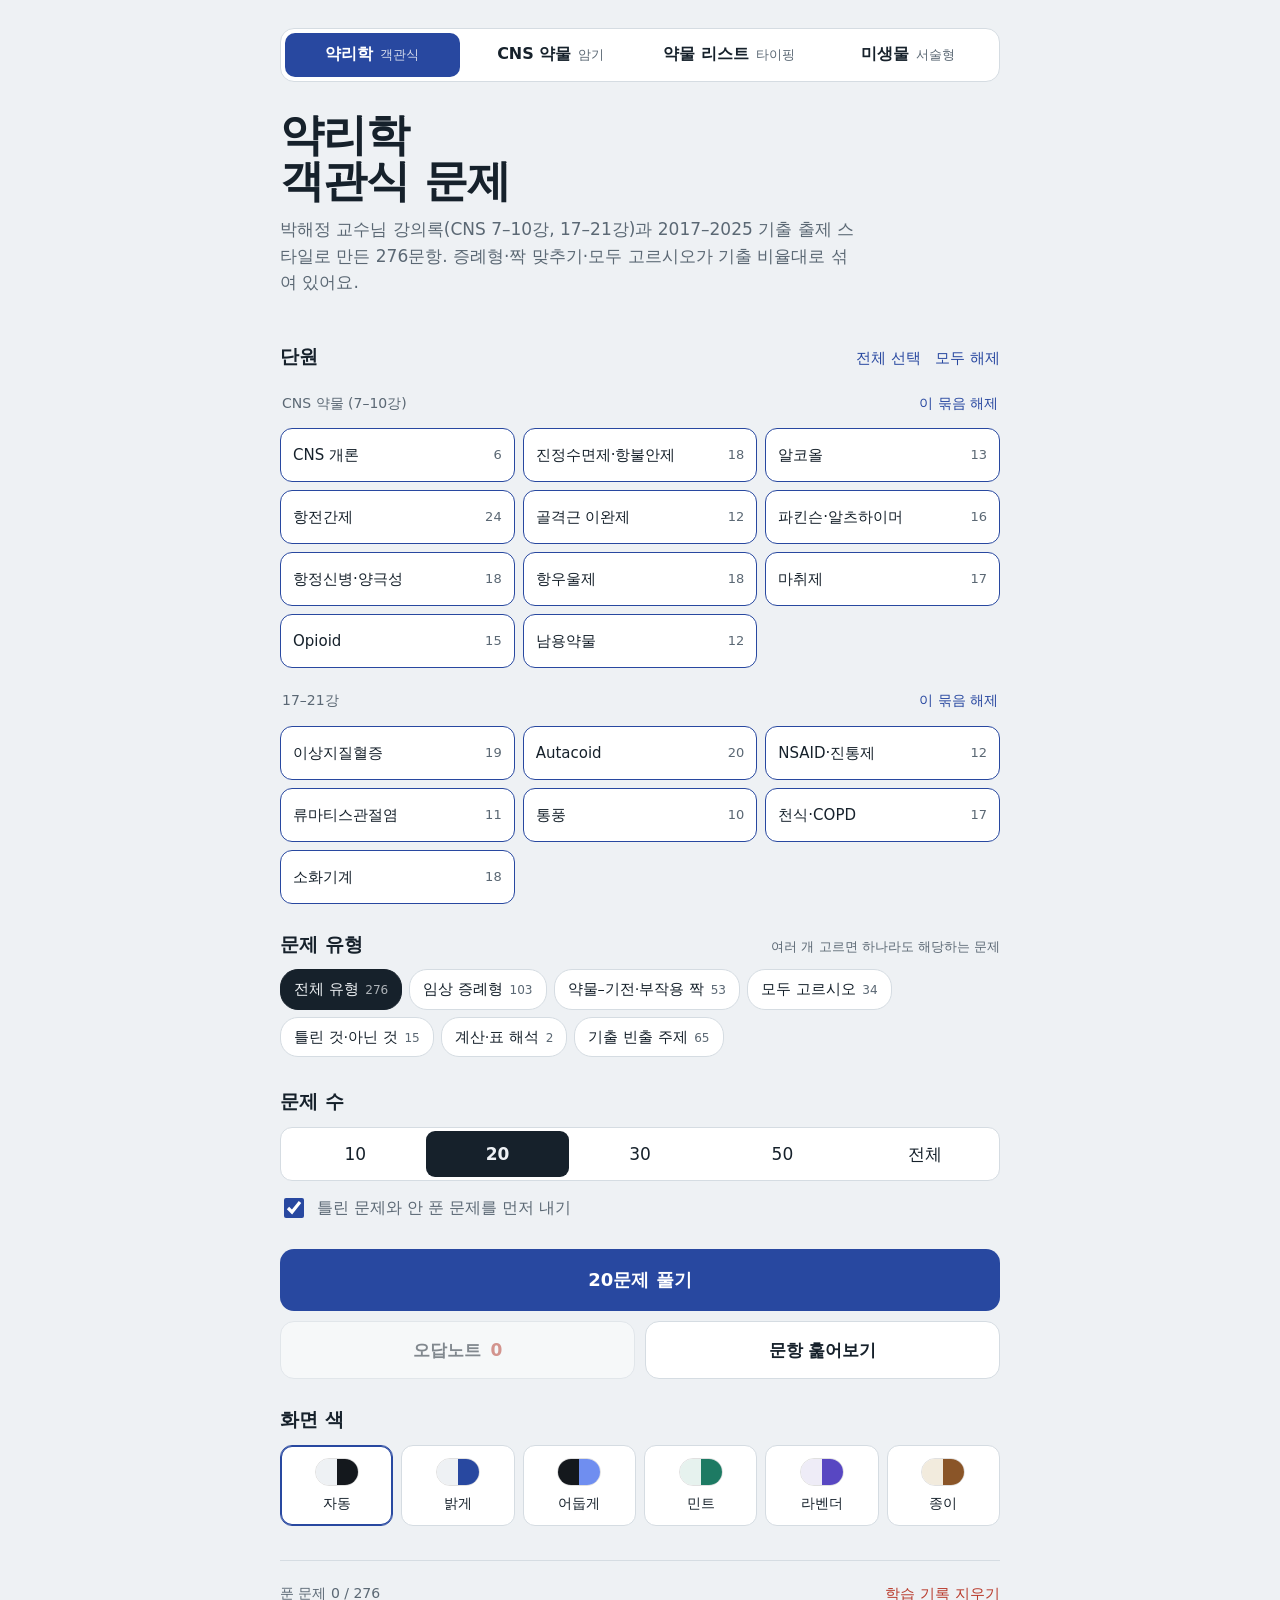
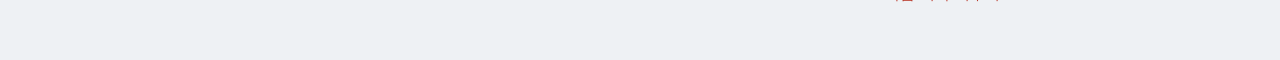
<file: pharm/index.html>
<!doctype html>
<html lang="ko">
<head>
<meta charset="utf-8">
<meta name="viewport" content="width=device-width, initial-scale=1, viewport-fit=cover">
<title>약리학 객관식</title>
<meta name="apple-mobile-web-app-capable" content="yes">
<meta name="mobile-web-app-capable" content="yes">
<meta name="apple-mobile-web-app-title" content="약리·미생물">
<meta name="apple-mobile-web-app-status-bar-style" content="default">
<meta name="theme-color" content="#EEF1F4" media="(prefers-color-scheme: light)">
<meta name="theme-color" content="#14181D" media="(prefers-color-scheme: dark)">
<script>try{var h=JSON.parse(localStorage.getItem("study-hub-v1"))||{},t=h.theme;if(t&&t!=="auto")document.documentElement.dataset.theme=t}catch(e){}</script>
<link rel="apple-touch-icon" href="../icon-180.png">
<link rel="icon" href="../icon-180.png">
<link rel="manifest" href="../manifest.json">
<style>
:root{
  --bg:#EEF1F4; --surface:#FFFFFF; --ink:#16212B; --muted:#5B6874; --line:#D5DCE2;
  --cobalt:#2848A0; --cobalt-ink:#FFFFFF; --amber:#E7A532; --amber-ink:#3A2A06;
  --ok:#23784A; --ok-bg:#E3F2E8; --no:#B93A2B; --no-bg:#FBE7E3; --hl:#FFF1D2;
  --name:"Avenir Next Condensed","Avenir Next","Arial Narrow","Helvetica Neue",sans-serif;
  --body:-apple-system,"Apple SD Gothic Neo","Noto Sans KR","Malgun Gothic",system-ui,sans-serif;
}
/* 화면 색: 자동(기기 설정) · 밝게 · 어둡게 · 민트 · 라벤더 · 종이 */
@media (prefers-color-scheme: dark){
  :root:not([data-theme]), :root[data-theme="auto"]{ --bg:#14181D; --surface:#1D232A; --ink:#E7ECF0; --muted:#9AA6B1; --line:#323B45;
    --cobalt:#6F8EF0; --cobalt-ink:#0C1530; --amber:#E9B04A; --amber-ink:#2A1D03;
    --ok:#62C28A; --ok-bg:#183326; --no:#F08273; --no-bg:#3A1D19; --hl:#3A3220; }
}
:root[data-theme="dark"]{ --bg:#14181D; --surface:#1D232A; --ink:#E7ECF0; --muted:#9AA6B1; --line:#323B45;
    --cobalt:#6F8EF0; --cobalt-ink:#0C1530; --amber:#E9B04A; --amber-ink:#2A1D03;
    --ok:#62C28A; --ok-bg:#183326; --no:#F08273; --no-bg:#3A1D19; --hl:#3A3220; }
:root[data-theme="mint"]{ --bg:#E6F2EE; --surface:#FFFFFF; --ink:#13302A; --muted:#55706A; --line:#C6DDD5;
  --cobalt:#1D7A63; --cobalt-ink:#FFFFFF; --amber:#E7A532; --hl:#FFF2D4; --ok-bg:#DDF0E3; --no-bg:#FBE6E2; }
:root[data-theme="lavender"]{ --bg:#EEECF7; --surface:#FFFFFF; --ink:#211D36; --muted:#625C80; --line:#D6D1EA;
  --cobalt:#5847C2; --cobalt-ink:#FFFFFF; --amber:#E89B3A; --hl:#FFF0D9; }
:root[data-theme="paper"]{ --bg:#F2EBDD; --surface:#FBF7EE; --ink:#2D2517; --muted:#6E6352; --line:#DFD3BC;
  --cobalt:#8A5528; --cobalt-ink:#FFFFFF; --amber:#4E7C5B; --hl:#F6E7C4; --ok-bg:#E3EEDB; --no-bg:#F7E1D9; }
*{box-sizing:border-box}
html{-webkit-text-size-adjust:100%}
body{margin:0;background:var(--bg);color:var(--ink);font:17px/1.55 var(--body);
  -webkit-tap-highlight-color:transparent;
  padding:env(safe-area-inset-top) env(safe-area-inset-right) env(safe-area-inset-bottom) env(safe-area-inset-left)}
#app{max-width:760px;margin:0 auto;padding:28px 20px 48px}
button{font:inherit;color:inherit;cursor:pointer;-webkit-user-select:none;user-select:none}
button:focus-visible,input:focus-visible{outline:3px solid var(--cobalt);outline-offset:2px}
button:disabled{cursor:default}
h1,h2{margin:0}

/* 캡슐 배지: 단원 번호 */
.pill{display:inline-flex;align-items:center;justify-content:center;min-width:44px;height:24px;border-radius:12px;
  background:linear-gradient(90deg,var(--cobalt) 0 50%,var(--amber) 50% 100%);flex:none}
.pill i{font:700 13px/1 var(--name);font-style:normal;color:#fff;background:var(--cobalt);padding:3px 7px;border-radius:9px;letter-spacing:.02em}
.pill.sm{min-width:34px;height:18px}.pill.sm i{font-size:11px;padding:2px 5px}

/* 홈 */
.home-head{padding:8px 0 20px}
.home-head h1{font:700 44px/1.05 var(--body);letter-spacing:-.02em}
.lede{margin:12px 0 0;color:var(--muted);max-width:34em}
.block{margin-top:26px}
.bhead{display:flex;align-items:baseline;justify-content:space-between;margin-bottom:10px}
.bhead h2{font-size:19px;font-weight:700}
.links{display:flex;gap:14px}
.link{background:none;border:0;padding:6px 0;color:var(--cobalt);font-size:15px}
.link.danger{color:var(--no)}
.units{display:grid;grid-template-columns:repeat(auto-fill,minmax(210px,1fr));gap:8px}
.unit{display:flex;align-items:center;gap:10px;text-align:left;padding:12px 12px;border-radius:12px;
  background:var(--surface);border:1.5px solid var(--line);min-height:54px}
.unit .uname{flex:1;font-size:15.5px;line-height:1.25}
.unit .ucount{color:var(--muted);font-size:13px;font-variant-numeric:tabular-nums}
.unit:not(.on){opacity:.55}
.unit:not(.on) .pill{filter:grayscale(1)}
.unit.on{border-color:var(--cobalt)}
.types{background:var(--surface);border:1.5px solid var(--line);border-radius:14px;overflow:hidden}
.trow{display:flex;align-items:center;gap:14px;width:100%;text-align:left;padding:13px 16px;background:none;border:0;border-top:1px solid var(--line)}
.trow:first-child{border-top:0}
.trow .tl{flex:1;display:flex;flex-direction:column}
.trow small{color:var(--muted);font-size:13.5px}
.trow .tc{color:var(--muted);font-size:14px;font-variant-numeric:tabular-nums}
.check{width:22px;height:22px;border-radius:6px;border:2px solid var(--line);flex:none;position:relative}
.trow.on .check{background:var(--cobalt);border-color:var(--cobalt)}
.trow.on .check::after{content:"";position:absolute;left:6px;top:2px;width:6px;height:11px;border:solid var(--cobalt-ink);border-width:0 2.5px 2.5px 0;transform:rotate(45deg)}
.segs{display:flex;background:var(--surface);border:1.5px solid var(--line);border-radius:12px;padding:3px}
.seg{flex:1;padding:10px 0;border:0;background:none;border-radius:9px;font-variant-numeric:tabular-nums}
.seg.on{background:var(--ink);color:var(--bg);font-weight:600}
.toggle{display:flex;align-items:center;gap:10px;margin-top:14px;font-size:15.5px;color:var(--muted)}
.toggle input{width:20px;height:20px;accent-color:var(--cobalt)}
.actions{margin-top:28px;display:flex;flex-direction:column;gap:10px}
.row2{display:grid;grid-template-columns:1fr 1fr;gap:10px}
.primary{width:100%;padding:17px;border:0;border-radius:14px;background:var(--cobalt);color:var(--cobalt-ink);font-size:18px;font-weight:700}
.primary:disabled{background:var(--line);color:var(--muted)}
.secondary{padding:15px;border-radius:14px;border:1.5px solid var(--line);background:var(--surface);font-weight:600}
.secondary b{color:var(--no);margin-left:4px}
.secondary:disabled{opacity:.5}
.stats{display:flex;flex-direction:column;gap:9px}
.srow{display:grid;grid-template-columns:minmax(0,1.4fr) 2fr 44px 48px;align-items:center;gap:10px;font-size:14.5px}
.sname{white-space:nowrap;overflow:hidden;text-overflow:ellipsis}
.bar{height:8px;border-radius:4px;background:var(--line);overflow:hidden}
.bar span{display:block;height:100%;background:var(--amber)}
.sp{text-align:right;font-weight:600;font-variant-numeric:tabular-nums}
.sn{text-align:right;color:var(--muted);font-size:13px}
.themes{display:grid;grid-template-columns:repeat(auto-fill,minmax(104px,1fr));gap:8px}
.th{display:flex;flex-direction:column;align-items:center;gap:7px;padding:12px 6px 10px;border-radius:12px;border:1.5px solid var(--line);background:var(--surface);font-size:14px}
.th.on{border-color:var(--cobalt);box-shadow:inset 0 0 0 1px var(--cobalt)}
.sw{width:44px;height:28px;border-radius:14px;border:1px solid rgba(0,0,0,.12);display:flex;overflow:hidden}
.sw i{flex:1}
.foot{margin-top:34px;padding-top:16px;border-top:1px solid var(--line);display:flex;justify-content:space-between;align-items:center;color:var(--muted);font-size:14px}

/* 퀴즈 */
.qtop{display:flex;align-items:center;gap:14px;margin-bottom:18px}
.icon{width:42px;height:42px;border-radius:21px;border:1.5px solid var(--line);background:var(--surface);font-size:17px;flex:none}
.prog{flex:1;height:8px;border-radius:4px;background:var(--line);overflow:hidden}
.prog span{display:block;height:100%;background:var(--cobalt);transition:width .3s}
.count{font:700 20px/1 var(--name);font-variant-numeric:tabular-nums}
.count small{color:var(--muted);font-weight:500}
.qcard{background:var(--surface);border:1.5px solid var(--line);border-radius:18px;padding:22px 20px 20px}
.qmeta{display:flex;align-items:center;flex-wrap:wrap;gap:8px;color:var(--muted);font-size:14px}
.kind{border:1px solid var(--line);border-radius:6px;padding:1px 7px;font-size:12.5px}
.kind.w{color:var(--no);border-color:var(--no)}
.stem{margin:16px 0 18px;font-size:21px;line-height:1.5;font-weight:600;word-break:keep-all}
.stem .dn{font:700 34px/1.1 var(--name);letter-spacing:.005em;display:inline-block;margin-right:2px}
.stem .hl{background:var(--hl);padding:1px 6px;border-radius:5px;font-weight:700}
.stem .sig{display:block;margin-top:12px;padding:12px 14px;border-left:4px solid var(--amber);background:var(--hl);border-radius:0 8px 8px 0;font-weight:500;font-size:18.5px}
.opts{list-style:none;margin:0;padding:0;display:flex;flex-direction:column;gap:9px}
.opt{width:100%;display:flex;align-items:flex-start;gap:12px;text-align:left;padding:14px 15px;border-radius:13px;
  border:1.5px solid var(--line);background:var(--bg);font-size:17px;line-height:1.45;min-height:56px;transition:background .15s,border-color .15s}
.opt .num{font-size:20px;line-height:1.2;color:var(--muted);flex:none}
.opt .ot{flex:1;word-break:keep-all;overflow-wrap:anywhere}
@media (hover:hover){.opt:not(:disabled):hover{border-color:var(--cobalt)}}
.opt:not(:disabled):active{transform:scale(.99)}
.opt.correct{background:var(--ok-bg);border-color:var(--ok)}
.opt.correct .num{color:var(--ok)}
.opt.wrong{background:var(--no-bg);border-color:var(--no)}
.opt.wrong .num{color:var(--no)}
.opt.dim{opacity:.5}
.opt:disabled{color:var(--ink)}
#fb:empty{display:none}
#fb{margin-top:18px}
.verdict{font-weight:700;font-size:19px;margin-bottom:10px}
.verdict.ok{color:var(--ok)}.verdict.no{color:var(--no)}
.expl{padding:13px 15px;border-radius:12px;background:var(--bg);font-size:16px;line-height:1.6;word-break:keep-all}
.note{margin:10px 2px 0;color:var(--muted);font-size:15px}
.next{margin-top:16px}
.score{text-align:center;color:var(--muted);font-size:14px;margin-top:14px;font-variant-numeric:tabular-nums}

/* 약물 카드 */
.dcard{padding:14px 15px;border-radius:12px;background:var(--bg);margin-top:10px}
.dtitle{color:var(--muted);font-size:13px;margin-bottom:2px}
.dname{font:700 24px/1.2 var(--name);display:flex;align-items:center;gap:8px}
.dcard dl{display:grid;grid-template-columns:44px 1fr;gap:4px 10px;margin:8px 0 0;font-size:15.5px;line-height:1.5}
.dcard dt{color:var(--muted)}
.dcard dd{margin:0;word-break:keep-all}

/* 결과 */
.res-head{padding:24px 0 6px}
.big{font:700 84px/1 var(--name);font-variant-numeric:tabular-nums}
.big small{font-size:40px;color:var(--muted)}
.res-head p{color:var(--muted);margin:10px 0 0}
.wlist{list-style:none;margin:0;padding:0;display:flex;flex-direction:column;gap:10px}
.wlist li{background:var(--surface);border:1.5px solid var(--line);border-radius:14px;padding:14px 15px}
.wq{font-weight:600;margin-bottom:8px;word-break:keep-all}
.wq .dn{font:700 22px var(--name)}
.wq .sig{display:block;font-weight:500;margin-top:4px;color:var(--muted)}
.wa{font-size:15.5px;margin-top:4px;display:flex;gap:8px;align-items:baseline}
.tag{flex:none;font-size:12px;padding:1px 7px;border-radius:6px;font-weight:600}
.tag.ok{background:var(--ok-bg);color:var(--ok)}.tag.no{background:var(--no-bg);color:var(--no)}

/* 사전 */
.dhead{font-size:22px}
.search{width:100%;padding:14px 16px;border-radius:12px;border:1.5px solid var(--line);background:var(--surface);color:var(--ink);font:inherit;-webkit-appearance:none}
.chips{display:flex;gap:7px;overflow-x:auto;padding:12px 0 4px;-webkit-overflow-scrolling:touch;scrollbar-width:none}
.chips::-webkit-scrollbar{display:none}
.chip{flex:none;padding:8px 13px;border-radius:18px;border:1.5px solid var(--line);background:var(--surface);font-size:14.5px;white-space:nowrap}
.chip.on{background:var(--ink);color:var(--bg);border-color:var(--ink)}
.dlist .dcard{background:var(--surface);border:1.5px solid var(--line)}
.empty{color:var(--muted);padding:30px 0;text-align:center}

@media (max-width:520px){
  #app{padding:18px 16px 40px}
  .home-head h1{font-size:36px}
  .stem{font-size:19px}.stem .dn{font-size:30px}
  .srow{grid-template-columns:1fr 1.2fr 40px;}.sn{display:none}
}
@media (prefers-reduced-motion:reduce){*{transition:none!important}}

/* ── 약리 퀴즈 전용 */
.hint{color:var(--muted);font-size:13px}
.ugroup+.ugroup{margin-top:16px}
.ghead{display:flex;justify-content:space-between;align-items:baseline;margin:0 2px 8px;color:var(--muted);font-size:14px}
.ghead .link{font-size:14px}
.unit .uname{font-size:15px}
.chips.wrap{flex-wrap:wrap;overflow:visible;padding-top:0}
.chip small{color:var(--muted);margin-left:2px;font-variant-numeric:tabular-nums}
.chip.on small{color:inherit;opacity:.7}
.uname-sm{font-weight:600;color:var(--ink)}
.kind.hot{border-color:var(--amber);color:var(--amber-ink);background:var(--hl)}
.mhint{margin:-6px 0 14px;color:var(--muted);font-size:14.5px}
.opt .onote{display:block;font-size:14.5px;line-height:1.45;margin-top:4px;color:var(--muted)}
.opt .onote:empty{display:none}
.opt.correct .onote{color:var(--ok)}
.opt.wrong .onote{color:var(--no)}
.opts.multi .opt{padding-right:12px}
.opt .box{width:24px;height:24px;border-radius:7px;border:2px solid var(--line);flex:none;margin-top:1px;position:relative;background:var(--surface)}
.opt.sel{border-color:var(--cobalt);background:var(--surface)}
.opt.sel .box{background:var(--cobalt);border-color:var(--cobalt)}
.opt.sel .box::after{content:"";position:absolute;left:7px;top:3px;width:6px;height:11px;border:solid var(--cobalt-ink);border-width:0 2.5px 2.5px 0;transform:rotate(45deg)}
.opt.sel.correct{background:var(--ok-bg);border-color:var(--ok)}
.opt.sel.correct .box{background:var(--ok);border-color:var(--ok)}
.opt.sel.wrong{background:var(--no-bg);border-color:var(--no)}
.opt.sel.wrong .box{background:var(--no);border-color:var(--no)}
.opt.missed{border-style:dashed}
.opt.dim .onote{opacity:1}
.checkbtn{margin-top:14px}
.checkbtn:disabled{background:var(--line);color:var(--muted)}
.expl{white-space:pre-line}
.dcard .bq{font-weight:600;margin:8px 0;word-break:keep-all;line-height:1.5}
.blist-o{list-style:none;margin:0;padding:0;font-size:15px;line-height:1.55}
.blist-o li{padding:2px 0;color:var(--muted)}
.blist-o li.ans{color:var(--ok);font-weight:600}
.bexp{margin-top:8px;font-size:15px}
.bexp summary{cursor:pointer;color:var(--cobalt);padding:4px 0}
.bexp p{margin:6px 0;word-break:keep-all}
.solo{margin-top:10px;width:100%}
@media (max-width:520px){.units{grid-template-columns:1fr 1fr}}
/* 과목 전환 메뉴 */
.subj{display:grid;grid-template-columns:1fr 1fr;gap:4px;padding:4px;margin:0 0 22px;border-radius:14px;background:var(--surface);border:1.5px solid var(--line)}
.sbtn{display:flex;align-items:baseline;justify-content:center;gap:7px;padding:11px 8px;border-radius:10px;color:var(--ink);text-decoration:none;font-size:16px;line-height:1.2;min-height:44px}
.sbtn small{color:var(--muted);font-size:13px}
.sbtn.on{background:var(--cobalt);color:var(--cobalt-ink)}
.sbtn.on small{color:inherit;opacity:.8}
a.sbtn:active{background:var(--bg)}
@media (hover:hover){a.sbtn:hover{background:var(--bg)}}
@media (max-width:620px){.sbtn{flex-direction:column;align-items:center;gap:1px;padding:8px 4px;font-size:15px}.sbtn small{font-size:12px}}

</style>
</head>
<body>
<main id="app"></main>
<script>
const CURRENT_SUBJECT = "pharm";
// ───── 공용: 과목 전환 · 화면 색 · 마지막으로 연 과목
// 각 과목 앱(pharm/, drugs/, micro/)이 같은 저장공간을 쓰므로 여기 값은 서로 공유된다.
const HUB_KEY = "study-hub-v1";
const SUBJECTS = [
  { id: "pharm", path: "pharm", label: "약리학", sub: "객관식" },
  { id: "drugs", path: "drugs", label: "CNS 약물", sub: "암기" },
  { id: "drugtype", path: "drugs/#type", label: "약물 리스트", sub: "타이핑" },
  { id: "micro", path: "micro", label: "미생물", sub: "서술형" }
];
const hub = (() => {
  let h = null;
  try { h = JSON.parse(localStorage.getItem(HUB_KEY)); } catch (e) {}
  return h || {};
})();
function hubSave() { try { localStorage.setItem(HUB_KEY, JSON.stringify(hub)); } catch (e) {} }

// 예전 앱별 화면 색 설정을 한 번만 옮겨 온다
if (!hub.theme) {
  for (const k of ["cns-quiz-v1", "micro-essay-v1"]) {
    try { const t = JSON.parse(localStorage.getItem(k)).set.theme; if (t) { hub.theme = t; break; } } catch (e) {}
  }
  hub.theme = hub.theme || "auto";
}
hub.last = CURRENT_SUBJECT;
hubSave();

function getTheme() { return hub.theme || "auto"; }
function setTheme(t) { hub.theme = t; hubSave(); }

// 지금 탭: 약물 앱에서 #type 이면 '약물 리스트 타이핑' 탭
function currentTab() { return CURRENT_SUBJECT === "drugs" && location.hash === "#type" ? "drugtype" : CURRENT_SUBJECT; }
function subjectSwitcher() {
  const cur = currentTab();
  return `<nav class="subj" aria-label="과목 전환" style="grid-template-columns:repeat(${SUBJECTS.length},1fr)">${SUBJECTS.map(s =>
    s.id === cur
      ? `<span class="sbtn on" aria-current="page"><b>${s.label}</b><small>${s.sub}</small></span>`
      : `<a class="sbtn" href="../${s.path.includes("#") ? s.path : s.path + "/"}"><b>${s.label}</b><small>${s.sub}</small></a>`
  ).join("")}</nav>`;
}

function registerSW() {
  if ("serviceWorker" in navigator && location.protocol.startsWith("http")) {
    navigator.serviceWorker.register("../sw.js", { scope: "../", updateViaCache: "none" }).catch(() => {});
  }
}

// ───── 단원 (박해정 교수님 강의, 2025 강의록 기준)
// 문항 형식: [단원, 태그, 문제, [선지 5개], 정답(번호 또는 [번호…]), 해설, [선지별 메모 5개]]
//   정답 번호는 1부터. 배열이면 '모두 고르시오'(정답이 1개여도 배열로 쓰면 복수 선택 UI)
//   태그: 증례 · 짝 · 부정 · 계산 · 빈출 (공백 구분)
//   선지별 메모: 정답이면 '' 또는 짧은 근거, 오답이면 왜 틀렸는지
const UNITS = {
  c0: "CNS 개론",
  c1: "진정수면제·항불안제",
  c2: "알코올",
  c3: "항전간제",
  c4: "골격근 이완제",
  c5: "파킨슨·알츠하이머",
  c6: "항정신병·양극성",
  c7: "항우울제",
  c8: "마취제",
  c9: "Opioid",
  c10: "남용약물",
  l17: "이상지질혈증",
  l18: "Autacoid",
  l19a: "NSAID·진통제",
  l19b: "류마티스관절염",
  l19c: "통풍",
  l20: "천식·COPD",
  l21: "소화기계"
};
const UNIT_GROUPS = [
  { label: "CNS 약물 (7–10강)", units: ["c0", "c1", "c2", "c3", "c4", "c5", "c6", "c7", "c8", "c9", "c10"] },
  { label: "17–21강", units: ["l17", "l18", "l19a", "l19b", "l19c", "l20", "l21"] }
];
const TAGS = {
  증례: "임상 증례형",
  짝: "약물–기전·부작용 짝",
  모두: "모두 고르시오",
  부정: "틀린 것·아닌 것",
  계산: "계산·표 해석",
  빈출: "기출 빈출 주제"
};
const Q = [];

// ───── CNS 1: 개론 · 진정수면제 · 알코올 · 항전간제
Q.push(
// ── c0 CNS 개론
["c0","짝","CNS 신경전달물질 수용체와 특성의 짝으로 옳은 것은?",
 ["AMPA receptor – Ca²⁺에 높은 투과성을 보인다","NMDA receptor – glutamate 단독 결합만으로 열린다","GABA_B receptor – Cl⁻ 채널을 직접 여는 ionotropic receptor이다","Glycine receptor – Cl⁻에 투과성이 있는 pentameric ionotropic receptor이다","M2 receptor – K⁺ 투과성을 감소시켜 흥분성으로 작용한다"],4,
 "Glycine은 척수·뇌간 interneuron에서 분비되는 억제성 전달물질이고, 수용체는 Cl⁻ 투과성 pentamer(ionotropic)다.",
 ["대부분의 AMPA R은 GluA2 subunit을 가져 Na⁺·K⁺만 통과, Ca²⁺는 통과하지 않는다","NMDA는 glutamate + glycine(D-serine) 결합 + 막 탈분극(Mg²⁺ 제거)이 모두 필요하다","GABA_B는 GPCR(metabotropic) — presynaptic Ca²⁺↓, postsynaptic K⁺↑","","K⁺ 투과성↓로 흥분성인 것은 M1. M2는 K⁺ 채널을 열어 억제성"]],
["c0","","NMDA receptor 채널이 열리기 위해 필요한 조건을 모두 고르시오.",
 ["Glutamate 결합","Glycine(또는 D-serine) 결합","막의 탈분극(Mg²⁺ block 해제)","GABA 결합","cAMP 증가"],[1,2,3],
 "NMDA receptor는 AMPA·kainate와 달리 glutamate와 glycine이 함께 결합하고, 막이 탈분극되어 Mg²⁺ block이 풀려야 열린다. Ca²⁺·Na⁺·K⁺ 모두 통과한다.",
 ["","","","GABA는 GABA_A·GABA_B의 리간드","cAMP는 metabotropic(GPCR) 경로의 2차 전령"]],
["c0","짝","Dopamine 경로와 관련 기능·질환의 짝으로 옳지 않은 것은?",
 ["Nigrostriatal – 운동 조절, EPS·파킨슨병","Mesolimbic – 보상·쾌락, 중독·조현병","Mesocortical – 동기·정서 반응, 조현병","Tuberoinfundibular – prolactin 분비 조절","Mesolimbic – SN에서 striatum으로 투사"],5,
 "Mesolimbic 경로는 VTA → nucleus accumbens. SN → striatum은 nigrostriatal 경로다.",
 ["","","","시상하부 → 뇌하수체, DA가 prolactin 분비를 억제","SN → striatum은 nigrostriatal. Mesolimbic은 VTA → NAc"]],
["c0","","Endocannabinoid에 대한 설명으로 옳은 것은?",
 ["Presynapse에서 분비되어 postsynaptic CB2 receptor에 작용한다","Anandamide와 2-AG는 retrograde synaptic messenger로 작용한다","CB2 receptor가 뇌에 가장 높은 농도로 분포한다","Ionotropic receptor를 통해 Cl⁻ 유입을 일으킨다","주로 시상하부 tuberomammillary nucleus에서 생성된다"],2,
 "Endocannabinoid(anandamide, 2-AG)는 ACh·glutamate가 metabotropic receptor를 활성화하면 postsynapse에서 합성되어, 거꾸로 presynapse의 CB1 receptor에 작용하는 retrograde messenger다. 기억·인지·통증 인지에 관여한다.",
 ["방향이 반대 — postsynapse에서 만들어져 presynaptic CB1에 작용","","뇌에 높은 농도로 분포하는 것은 CB1","CB receptor는 GPCR","Tuberomammillary nucleus는 histamine 신경세포 위치"]],
["c0","짝","신경교세포와 기능의 짝으로 옳은 것은?",
 ["Astrocyte – CNS axon을 감싸 myelin sheath 형성","Oligodendrocyte – 뇌의 주요 면역 방어(macrophage)","Microglia – 세포외 이온 농도 유지와 신경전달물질 재활용","Astrocyte – 뇌에서 가장 많은 세포, 신경세포에 대사적 영양 공급","Oligodendrocyte – 신호 전달 속도를 감소시킨다"],4,
 "Astrocyte는 가장 많은 뇌세포로 영양 공급, 세포외 이온 농도 유지, 신경전달물질 제거·재활용을 맡는다. Oligodendrocyte는 myelin을 만들어 전도 속도를 높이고, microglia는 CNS의 macrophage다.",
 ["Myelin 형성은 oligodendrocyte","Macrophage 역할은 microglia","이온 농도 유지·전달물질 재활용은 astrocyte","","Myelin은 신호 전달 속도를 '증가'시킨다"]],
["c0","","Serotonin(5-HT) 신경계에 대한 설명으로 옳은 것은?",
 ["Locus caeruleus에 신경세포체가 모여 있다","대부분의 수용체가 ionotropic이다","Raphe nucleus(교뇌·상부 뇌간 정중선)에 신경세포체가 분포한다","수용체 subtype은 D1-like, D2-like로 나뉜다","CNS에서 주로 흥분성 작용을 한다"],3,
 "5-HT 신경세포는 raphe(정중선) 영역에 있고, 12개 이상의 수용체 subtype이 있으며 CNS 대부분에서 강력한 억제 작용을 한다. 지각·기분·불안·통증·수면·식욕·체온 조절에 관여한다.",
 ["Locus caeruleus는 NE 신경세포","Monoamine 수용체는 대부분 metabotropic (예외: 5-HT3)","","D1-like/D2-like는 dopamine 수용체","CNS 대부분에서 강력한 억제 작용"]],

// ── c1 진정수면제·항불안제
["c1","증례 빈출","68세 여성이 대장내시경을 위해 midazolam을 정맥 투여받은 후 SpO₂가 떨어지며 심한 호흡억제가 나타났다. 투여할 약물과 기전으로 옳은 것은?",
 ["Naloxone – μ-opioid receptor 경쟁적 길항","Flumazenil – GABA_A의 BZD 결합부위 경쟁적 길항","Flumazenil – GABA_B receptor 차단","Physostigmine – AChE 억제","Sodium bicarbonate – 소변 알칼리화로 배설 촉진"],2,
 "Midazolam(BZD)에 의한 CNS·호흡억제는 BZD 결합부위에 높은 친화도로 경쟁 결합하는 flumazenil로 되돌린다. Z-drug도 되돌릴 수 있지만 barbiturate·ethanol·opioid·전신마취제는 되돌리지 못한다.",
 ["Naloxone은 opioid 과량용","","Flumazenil은 GABA_A의 BZD 결합부위 길항제. GABA_B는 baclofen","AChE 억제제는 BZD 역전제가 아님","소변 알칼리화는 phenobarbital(약산) 과량 처치"]],
["c1","증례 모두 빈출","42세 남성이 밤에 잠은 바로 들지만 새벽 2–3시에 깬 뒤 다시 잠들지 못한다. 이 환자의 수면 장애에 쓸 수 있는 약물과 기전의 짝으로 옳은 것을 모두 고르시오.",
 ["Temazepam – GABA_A receptor agonist","Zaleplon – GABA_A receptor agonist","Lemborexant – orexin receptor antagonist","Ramelteon – melatonin receptor antagonist","Eszopiclone – GABA_A receptor agonist"],[1,3,5],
 "수면 '유지'가 어려운 경우: temazepam(t½ 8.8h), zolpidem(2–3h)·eszopiclone(6h), orexin 길항제(suvorexant, lemborexant). Triazolam(2h)·zaleplon(1h)은 수면 '유도'가 어려운 경우에 쓴다.",
 ["t½ 8.8h → 수면 유지 곤란","Zaleplon(t½ 1h)은 수면 유도 곤란에만 쓴다","Orexin 1·2 R 길항제 — 수면 유도·유지","Ramelteon은 melatonin receptor 'agonist' — 기전이 틀린 짝",""]],
["c1","짝","Sedative-hypnotics와 결합 부위의 짝으로 옳은 것은?",
 ["Benzodiazepine – GABA_A의 α & γ subunit, 수면에만 특화","Z-drug – GABA_A의 multiple subunits","Barbiturate – GABA_A의 α1 & γ2 subunit","Benzodiazepine – GABA_A의 α1 & γ2 subunit","Barbiturate – GABA_B receptor"],4,
 "BZD = α1 & γ2, Z-drug = α & γ(수면제로만 사용), Barbiturate = multiple subunits(억제 강도 가장 강함, 안전역 낮음).",
 ["수면 특화 α & γ는 Z-drug","Multiple subunits는 barbiturate","α1 & γ2는 BZD","","Barbiturate도 GABA_A agonist"]],
["c1","부정","Barbiturate에 대한 설명으로 옳지 않은 것은?",
 ["CNS 억제 효과가 benzodiazepine보다 강하다","안전역이 낮아 과량 시 호흡억제가 나타난다","Phenobarbital은 CYP inducer로 자신과 다른 약물의 대사를 증가시킨다","과량 복용 시 flumazenil로 효과를 역전시킨다","Thiopental·methohexital은 정맥 마취 유도에 쓴다"],4,
 "Flumazenil은 BZD·Z-drug만 역전한다. Barbiturate 과량: supportive care, 위세척, sodium bicarbonate로 소변 알칼리화(phenobarbital = weak acid → 배설 촉진).",
 ["","","","Flumazenil은 barbiturate를 역전하지 못한다",""]],
["c1","증례 빈출","33세 남성이 범불안장애로 진단되어 buspirone을 처방받았다. 복약 지도 내용으로 옳은 것은?",
 ["효과가 바로 나타나므로 불안할 때만 복용한다","기억 상실이 생길 수 있어 운전을 피한다","효과가 나타나기까지 1주 이상 걸리므로 꾸준히 복용한다","알코올과 함께 마시면 호흡억제가 심해진다","내성이 생기므로 점차 증량해야 한다"],3,
 "Buspirone = 5-HT1A partial agonist(+ weak D2 block). GABA_A와 무관해 진정·의존·금단이 거의 없지만 발현이 느려(1주 이상) 급성 불안에는 맞지 않는다.",
 ["발현이 느려 급성 불안·필요 시 복용에 부적합","Anterograde amnesia는 BZD(특히 midazolam)","","알코올과 additive 호흡억제는 BZD·barbiturate","내성·의존·금단이 거의 없는 것이 장점"]],
["c1","","불안장애 약물 치료 전략으로 옳은 것은?",
 ["First-line은 benzodiazepine이다","Buspirone은 급성 공황 발작의 first-line이다","BZD는 증상의 즉각적인 개선이 필요할 때 단기 관리 목적으로 쓴다","SSRI·SNRI는 second-line이다","BZD를 장기 사용하다 끊을 때는 즉시 중단한다"],3,
 "1st SSRI·SNRI / 2nd TCA, MAOI, mirtazapine, buspirone, pregabalin. BZD는 즉각적 개선이 필요할 때 단기간, 또는 악화 시 보조로 쓰고, 장기 사용 후엔 서서히 감량한다.",
 ["First-line은 SSRI·SNRI","Buspirone은 2nd-line, 발현 느림","","SSRI·SNRI가 first-line","내성·의존·금단 → 서서히 감량"]],
["c1","짝","약물과 임상 용도의 짝으로 옳지 않은 것은?",
 ["Alprazolam – 공황장애, 광장공포증","Midazolam – 마취 전처치(i.v.), anterograde amnesia","Phenobarbital – 장시간형, 주로 항경련","Triazolam – 수면 유지가 어려운 환자","Diazepam – 근이완"],4,
 "Triazolam은 t½ 2h로 수면 '유도'가 어려운 환자에게 쓴다. 수면 유지 곤란은 temazepam(t½ 8.8h).",
 ["","","","Triazolam(t½ 2h) = 수면 유도 곤란. 유지 곤란은 temazepam","BZD 중 근이완 목적은 diazepam"]],
["c1","","Suvorexant의 부작용으로 강의록에 제시되지 않은 것은?",
 ["Day-after sedation","Narcolepsy(발작성 수면)","우울증 악화","자살 충동","몽유병(sleepwalking)"],5,
 "Orexin 1·2 R 길항제(suvorexant, lemborexant)의 부작용: 다음 날 진정, narcolepsy, 우울증 악화, 자살 충동 가능성. 몽유병·악몽은 zolpidem의 특이 부작용.",
 ["","","","","몽유병·nightmare는 zolpidem"]],
["c1","","Ramelteon·tasimelteon에 대한 설명으로 옳은 것은?",
 ["Melatonin receptor antagonist이다","약물 의존성과 금단이 없어 장기 복용이 가능하다","수면 유도·유지에 매우 강력한 효과를 보인다","GABA_A receptor의 α & γ subunit에 결합한다","Flumazenil로 효과를 되돌릴 수 있다"],2,
 "Selective melatonin receptor agonist 수면제. 의존·금단이 없어 장기 복용 가능하지만 수면 유도·유지 효과는 marginal하다.",
 ["Melatonin receptor 'agonist'","","효과는 marginal","GABA_A α & γ는 Z-drug","Flumazenil은 BZD 결합부위 길항제 — melatonin 계열과 무관"]],
["c1","","Insomnia에 BZD와 Z-drug을 비교한 내용으로 옳은 것은?",
 ["Anterograde amnesia는 Z-drug이 더 심하다","Day-after somnolence는 BZD가 더 심하다","Z-drug은 불안·항경련에도 널리 쓰인다","Z-drug은 반감기가 길어 낮 동안 진정이 지속된다","7–10일 치료 후 개선이 없으면 용량을 두 배로 늘린다"],2,
 "Anterograde amnesia·day-after somnolence 모두 BZD > Z-drug. Z-drug은 빠른 발현·짧은 반감기로 수면제로만 쓴다. 7–10일 치료로 개선이 없으면 다른 정신 질환을 조사하고, 중단 시 서서히 감량(rebound insomnia 예방).",
 ["BZD > Z-drug","","Z-drug은 수면제로만 사용","Z-drug은 반감기가 짧다","다른 정신질환 여부를 조사해야 한다"]],
["c1","증례","78세 여성이 불면으로 수면제를 복용하던 중, 밤에 소주 2병을 마시고 잠든 뒤 깨지 않아 응급실에 왔다. 이 상황에 대한 설명으로 옳은 것은?",
 ["노인은 sedative-hypnotics에 대한 감수성이 낮다","Alcohol과 sedative-hypnotics는 교차내성이 없다","Alcohol과의 additive CNS·호흡억제가 원인일 수 있다","수면제가 barbiturate였다면 flumazenil이 가장 효과적이다","BZD는 용량을 올려도 호흡억제가 나타나지 않는다"],3,
 "BZD·barbiturate·Z-drug은 alcohol·다른 진정수면제·opioid와 병용 시 additive 효과로 심한 CNS·호흡억제를 일으킨다. 노인은 더 민감하고, alcohol을 포함해 교차내성이 있다.",
 ["노인은 더 민감(more sensitive)","Alcohol 포함 교차내성이 있다","","Barbiturate는 flumazenil로 역전되지 않는다","BZD도 과량·병용 시 호흡억제 가능(barbiturate보다 plateau가 있을 뿐)"]],
["c1","짝","BZD를 장시간형(sedative 용도)과 단시간형(hypnotic 용도)으로 비교한 내용으로 옳지 않은 것은?",
 ["장시간형 – 여러 번 나눠 먹을 필요가 없다","장시간형 – 혈장 농도 변화가 덜하고 금단이 덜하다","단시간형 – 낮 동안의 진정 효과가 적다","단시간형 – 금단이 빠르게 나타나고 rebound insomnia가 생길 수 있다","장시간형 – 낮 동안의 진정 효과가 적다"],5,
 "Sedative(장시간형): 분복 불필요, 농도 변화·금단 적음, 낮 동안 진정 '지속'. Hypnotic(단시간형): 낮 진정 적음, 분복 필요, 금단 빠름, rebound insomnia.",
 ["","","","","장시간형은 낮 동안 진정 효과가 '지속'된다"]],
["c1","모두","BZD를 사용하는 임상 용도와 약물의 짝으로 옳은 것을 모두 고르시오.",
 ["불안 – lorazepam","항경련 – clonazepam","마취 전처치 – midazolam","근이완 – lorazepam","수면 유지 곤란 – triazolam"],[1,2,3],
 "불안: diazepam·lorazepam·clonazepam(·alprazolam) / 수면: temazepam(유지)·triazolam(유도) / 마취: diazepam·lorazepam·midazolam / 항경련: clonazepam·nitrazepam·lorazepam·diazepam / 근이완: diazepam.",
 ["","","","근이완 목적 BZD는 diazepam뿐","Triazolam은 유도 곤란"]],

// ── c2 알코올
["c2","증례 빈출","공사장에서 일하는 52세 남성이 동료가 준 '공업용 알코올'을 마신 뒤 시야가 '눈보라 속에 있는 것처럼' 흐리고 대사성 산증이 확인되었다. 치료와 이유의 짝으로 옳은 것은?",
 ["Disulfiram – ALDH를 억제해 formate 생성을 막는다","Fomepizole – ADH를 억제해 formate 생성을 막는다","Ethanol – ADH에 대한 친화도가 methanol보다 낮아 대사를 촉진한다","Naltrexone – μ-opioid receptor를 차단해 갈망을 줄인다","Thiamine – formate를 CO₂로 산화시킨다"],2,
 "Methanol → (ADH) → formaldehyde → formate: 시각장애, 대사성 산증. 치료: ADH 억제(fomepizole) 또는 ADH 친화도가 더 높은 ethanol로 경쟁 + 혈액투석 + bicarbonate.",
 ["Disulfiram은 alcoholism 재발 방지용(ALDH 억제)","","Ethanol은 ADH 친화도가 methanol보다 '높아' 경쟁적으로 막는다","Alcoholism 재발 방지용","Thiamine은 Wernicke-Korsakoff 예방"]],
["c2","","Ethylene glycol 중독에 대한 설명으로 옳은 것은?",
 ["독성 대사물은 formate이다","시각장애가 가장 특징적인 증상이다","Oxalate가 신세관에 침착되어 지연성 신부전이 생긴다","처음 몇 시간 동안 지속적인 CNS 억제만 나타난다","치료에 flumazenil이 쓰인다"],3,
 "Ethylene glycol → oxalate: 초기 수 시간은 일시적 CNS 흥분 후 억제, 4–12시간 산성 대사물 축적(대사성 산증), 마지막에 신세관 oxalate 침착 → 지연성 신부전. 치료: fomepizole 또는 ethanol + 투석 + bicarbonate.",
 ["Formate는 methanol","시각장애는 methanol","","초기엔 일시적 CNS '흥분' 후 억제","Flumazenil은 BZD 길항제"]],
["c2","증례 빈출","오랜 음주력이 있는 58세 남성이 금주 후 반복적으로 재발하여 입원했다. 금단 치료가 끝난 뒤 음주 갈망과 재발을 줄이기 위해 쓸 수 있는 약물과 기전으로 옳은 것을 모두 고르시오.",
 ["Naltrexone – μ-opioid receptor antagonist","Acamprosate – weak NMDA antagonist & GABA_A activator","Disulfiram – aldehyde dehydrogenase 억제","Naloxone – 경구 long-acting opioid antagonist","Fomepizole – alcohol dehydrogenase 억제"],[1,2,3],
 "Alcoholism 2단계(재발 방지): naltrexone(long-acting μ 길항), acamprosate(weak NMDA 길항 + GABA_A 활성, 중증 신장애 금기), disulfiram(ALDH 억제 → acetaldehyde 축적 → 불쾌감).",
 ["","","","Naloxone은 IV·단시간, 급성 opioid 과량용","Fomepizole은 methanol·ethylene glycol 중독"]],
["c2","증례","알코올 의존 환자에게 재발 방지 약물을 시작하려 한다. 환자는 중증 신부전으로 투석 중이다. 피해야 할 약물은?",
 ["Naltrexone","Acamprosate","Disulfiram","Thiamine","Lorazepam"],2,
 "Acamprosate는 severe renal impairment 환자에게 금기다.",
 ["신부전 금기로 제시되지 않음","","신부전 금기로 제시되지 않음","Thiamine은 보충제","단시간형 BZD는 금단 치료 약물"]],
["c2","","Ethanol 대사에 대한 설명으로 옳은 것은?",
 ["주 경로는 MEOS이며 NAD⁺를 조효소로 쓴다","ADH는 NADPH를 조효소로 쓴다","만성 음주는 MEOS를 유도해 CYP450으로 대사되는 다른 약물의 제거를 늘린다","ALDH는 ethanol을 acetaldehyde로 바꾼다","Acetate는 폐로 그대로 배설된다"],3,
 "주 경로 = ADH(NAD⁺ → NADH). 다량 섭취 시 MEOS(CYP2E1·1A2·3A4, NADPH). 만성 음주 → MEOS 유도 → ethanol과 CYP 기질 약물 제거↑. ALDH: acetaldehyde → acetate. Acetate는 산화되어 CO₂ + H₂O.",
 ["주 경로는 ADH. NAD⁺는 ADH의 조효소","NADPH는 MEOS","","ALDH는 acetaldehyde → acetate","Acetate는 산화되어 CO₂ + H₂O + energy"]],
["c2","증례 빈출","간경변이 있는 60세 남성이 금주 3일째 진전, 발한, 환시를 보이며 입원했다. 금단 증상 치료에 가장 적절한 약물 조합은?",
 ["Chlordiazepoxide + thiamine","Lorazepam + thiamine","Disulfiram + naltrexone","Haloperidol + glucose","Phenobarbital + fomepizole"],2,
 "금단 1단계: 신기능·K⁺·Mg²⁺·phosphate 교정, thiamine, BZD. 장시간형(chlordiazepoxide·diazepam)도 쓰지만, 간기능이 떨어진 환자에서는 장시간 활성대사체가 쌓이므로 중·단시간형으로 바로 conjugation되는 lorazepam·oxazepam이 더 안전하다.",
 ["간경변에서는 장시간 활성대사체가 축적될 수 있다","","재발 방지(2단계) 약물","금단 치료제로 제시되지 않음","Fomepizole은 methanol 중독용"]],
["c2","모두","급성 알코올 중독 환자의 처치와 목적의 짝으로 옳은 것을 모두 고르시오.",
 ["Glucose – 대사 이상에 의한 저혈당·케톤산증","Thiamine – Wernicke-Korsakoff 증후군 예방","Electrolyte 수액 – 탈수와 구토","구토가 심할 때 다량의 potassium","Naltrexone – 급성 호흡억제 역전"],[1,2,3,4],
 "가장 중요한 목표는 심한 호흡억제와 구토물 흡인 방지(supportive care). 그 외 glucose, thiamine, 전해질 수액, 심한 구토 시 K⁺.",
 ["","","","","Naltrexone은 재발 방지 약물이며 알코올 호흡억제를 역전하지 않는다"]],
["c2","","Wernicke-Korsakoff 증후군에 대한 설명으로 옳지 않은 것은?",
 ["폭음에 의한 thiamine(B1) 결핍이 원인이다","Thiamine은 뇌의 glucose 대사 보효소이다","초기에는 진전, ataxia, 의식장애가 나타난다","후기에는 먼 과거는 기억하지만 최근 일을 거의 기억하지 못한다","Pyridoxine(B6) 투여로 치료한다"],5,
 "치료는 thiamine. Pyridoxine(B6)은 levodopa의 말초 분해를 늘리는 상호작용으로 나온다.",
 ["","","","","치료는 thiamine(B1)"]],
["c2","","Alcohol의 CNS 작용에 대한 설명으로 옳은 것은?",
 ["GABA_A receptor를 억제해 불안을 유발한다","NMDA receptor를 활성화해 학습을 촉진한다","피질·해마의 NMDA receptor와 glutamate 분비를 억제해 blackout이 생긴다","BAC 100 mg/dL에서 호흡억제가 시작된다","만성 음주의 가장 흔한 신경 손상은 Wernicke 뇌병증이다"],3,
 "GABA_A 활성화 → 진정, 불안 완화, ataxia, 판단력 저하. NMDA 억제 → 학습·기억 손상(blackout). BAC > 400에서 호흡억제. 만성 음주에서 가장 흔한 것은 손발의 이상감각(말초신경 손상).",
 ["GABA_A를 '활성화'한다","NMDA를 '억제'한다","","BAC > 400","가장 흔한 것은 말초신경 손상(손발 이상감각)"]],
["c2","","Fetal alcohol syndrome의 특징으로 옳지 않은 것은?",
 ["성장 지연","Microcephaly(소두증)","운동 협조 저하","중안면부 저형성(납작한 얼굴)","Macrocephaly와 과성장"],5,
 "FAS: growth retardation, microcephaly, poor coordination, 중안면부 저형성, 경미한 관절 이상.",
 ["","","","","소두증이 특징"]],

// ── c3 항전간제
["c3","증례 빈출","7세 여아가 하루에도 여러 번 5–10초씩 멍하게 눈을 깜빡이며 반응이 없다가 곧바로 하던 일을 계속한다. 경련은 없었다. 1차 약물과 기전으로 옳은 것은?",
 ["Carbamazepine – voltage-gated Na⁺ channel 차단","Ethosuximide – voltage-gated Ca²⁺(T-type) channel 차단","Phenytoin – Na⁺ channel inactivation 연장","Vigabatrin – GABA transaminase 억제","Levetiracetam – SV2A 결합"],2,
 "Absence seizure(4–12세, 여아 2배, 5–15초 의식소실, 눈 깜빡임) 1st-line = ethosuximide(Ca²⁺ 채널 차단), valproic acid. GTC가 같이 있으면 valproic acid.",
 ["Focal 1st. Absence에는 효과 없음","","Focal·GTC·status","Infantile spasm 1st","Focal·GTC·JME"]],
["c3","증례","9세 남아가 absence seizure와 함께 최근 generalized tonic-clonic seizure도 2회 있었다. 가장 적절한 단일 약물은?",
 ["Ethosuximide","Valproic acid","Carbamazepine","Gabapentin","Tiagabine"],2,
 "Absence 1st는 ethosuximide·valproic acid지만, GTC가 공존하면 둘 다 덮는 valproic acid를 쓴다.",
 ["Absence만 덮고 GTC에는 효과 없음","","Focal 1st — absence 약물로 제시되지 않음","Focal용","Focal 2nd·add-on"]],
["c3","짝 빈출","항전간제와 부작용의 짝으로 옳은 것은?",
 ["Vigabatrin – aplastic anemia","Topiramate – 급성 근시·녹내장, 신결석","Felbamate – gingival hyperplasia","Ethosuximide – 비가역적 시야결손","Perampanel – hyponatremia"],2,
 "Topiramate: 인지(표현언어·언어기억) 저하, 급성 근시·녹내장(즉시 중단), 신결석, 대사성 산증, 체중 감소, 임신 시 oral cleft.",
 ["Vigabatrin = 비가역적 시야결손. Aplastic anemia는 felbamate·carbamazepine","","Gingival hyperplasia는 phenytoin","Ethosuximide = 위장장애","Perampanel = 공격성. Hyponatremia는 carbamazepine"]],
["c3","증례 빈출","항전간제를 복용하던 30세 남성이 응급실에서 의식 회복 없이 강직-간대 발작을 35분째 반복하고 있다. 우선 투여해야 할 약물은?",
 ["Lorazepam 정맥 투여","Phenytoin 경구 투여","Ethosuximide 경구 투여","Propofol 지속 주입","Carbamazepine 경구 투여"],1,
 "Status epilepticus(30분 이상 지속 발작, 또는 의식 회복 없이 2회 이상 연속 발작) 1st = diazepam·lorazepam IV. 2nd = phenytoin·fosphenytoin·valproic acid·levetiracetam·phenobarbital. Refractory(3rd) = pentobarbital(마취용량)·propofol·midazolam·thiopental.",
 ["","Phenytoin은 IV로 2nd-line","Absence용","Refractory(3rd-line)","경구 유지 약물"]],
["c3","증례 모두","24세 여성이 juvenile myoclonic seizure로 valproic acid를 복용 중이다. 환자에게 설명할 내용으로 옳은 것을 모두 고르시오.",
 ["임신 시 태아의 spina bifida 등 신경관 결손 위험이 있다","체중 증가와 탈모가 나타날 수 있다","Urea cycle 대사 결함이 있으면 고암모니아혈증 뇌병증 위험이 있다","CYP inducer라 경구 피임약 효과를 떨어뜨린다","Lamotrigine과 병용하면 lamotrigine 혈중농도가 낮아진다"],[1,2,3],
 "Valproate: N/V, sedation, 체중↑, 식욕↑, 탈모, idiosyncratic hepatotoxicity(≤2세, 다약제), urea cycle 결함 금기(hyperammonemic encephalopathy), 임신 시 spina bifida·인지↓·ASD. 항전간제 중 대표적 CYP 'inhibitor'로 lamotrigine clearance를 감소시킨다.",
 ["","","","Valproate는 CYP 'inhibitor'","Lamotrigine clearance↓ → 농도 '증가'"]],
["c3","짝","Na⁺ channel 이외의 기전을 가진 항전간제의 짝으로 옳은 것은?",
 ["Levetiracetam – AMPA receptor antagonist","Perampanel – SV2A 결합","Tiagabine – GABA transporter(GAT-1) 억제","Vigabatrin – GAT-1 억제","Everolimus – carbonic anhydrase 억제"],3,
 "Tiagabine = GAT-1 선택적 억제(재흡수↓). Vigabatrin = GABA aminotransferase(분해 효소) + vesicle GABA transporter 억제. Levetiracetam = SV2A, Perampanel = AMPA 길항, Everolimus = mTORC1, Acetazolamide = carbonic anhydrase.",
 ["Levetiracetam은 SV2A","Perampanel은 AMPA 길항","","Vigabatrin은 GABA aminotransferase 억제","Everolimus는 mTORC1 억제"]],
["c3","증례","26세 여성이 focal seizure로 carbamazepine을 시작한 뒤 2주 만에 전신 피부 발진이 생겼다. 조치로 가장 적절한 것은?",
 ["Carbamazepine 용량을 두 배로 늘린다","Carbamazepine을 유지하고 phenobarbital을 추가한다","Carbamazepine을 중단하고 lacosamide 등 다른 focal 1차 약물로 바꾼다","Ethosuximide로 바꾼다","Vigabatrin으로 바꾼다"],3,
 "Carbamazepine의 rash는 SJS로 이어질 수 있는 독성이다. 중단하고 다른 focal 1st(lacosamide, phenytoin, lamotrigine)로 교체한다. (Lamotrigine도 과민성 발진이 있어 주의)",
 ["독성을 키운다","원인 약을 유지하면 안 된다","","Absence용","Infantile spasm 1st, focal은 보조"]],
["c3","부정","Phenytoin에 대한 설명으로 옳지 않은 것은?",
 ["Na⁺ channel의 inactivation 상태를 연장시킨다","혈장 단백결합이 90% 이상이라 valproic acid와 병용 시 혈중 농도가 오른다","장기 복용 시 gingival hyperplasia, hirsutism, 얼굴 거칠어짐이 생긴다","CYP inhibitor로 다른 약물의 대사를 억제한다","임신 시 태아 hydantoin syndrome 위험이 있다"],4,
 "Phenytoin은 CYP 'inducer'(carbamazepine, phenytoin, phenobarbital, primidone 등). 그 밖에 nystagmus, diplopia, ataxia, vit D 대사 이상 → osteomalacia, 말초신경병(DTR 이상).",
 ["","","","CYP 'inducer'",""]],
["c3","증례","15세 남학생이 아침에 팔이 순간적으로 움찔거려 컵을 떨어뜨리는 일이 반복되고, 최근 GTC 발작이 있었다(juvenile myoclonic seizure). 가장 적절한 1차 약물은?",
 ["Ethosuximide","Carbamazepine","Valproic acid","Gabapentin","Tiagabine"],3,
 "Myoclonic seizure 1st = valproic acid. 그 밖에 topiramate, lamotrigine, zonisamide, levetiracetam(JME).",
 ["Absence 전용","Focal 1st","","Focal·신경병성 통증","Focal 2nd·add-on"]],
["c3","짝","소아 뇌전증 증후군과 1차·주요 약물의 짝으로 옳은 것은?",
 ["Infantile spasm – vigabatrin, corticosteroid","Lennox-Gastaut – ethosuximide 단독","Dravet – carbamazepine","Infantile spasm – rufinamide","Lennox-Gastaut – everolimus"],1,
 "Infantile spasm(West, <2세) 1st = vigabatrin, oral corticosteroid(ACTH). LGS = valproate, topiramate, lamotrigine, rufinamide, felbamate, BZD(clobazam 등) — valproate + lamotrigine + BZD 병용. Dravet = clobazam, valproate, topiramate, stiripentol, cannabidiol, fenfluramine.",
 ["","LGS에 ethosuximide는 제시되지 않음","Na⁺ 차단제는 Dravet 약물로 제시되지 않음","Rufinamide는 LGS(특히 atonic)","Everolimus는 TSC 관련 난치성 focal"]],
["c3","","CYP inducer로 경구 피임약의 대사를 증가시키는 항전간제가 아닌 것은?",
 ["Carbamazepine","Topiramate","Clobazam","Levetiracetam","Rufinamide"],4,
 "피임약 대사를 증가시키는 약: phenytoin, phenobarbital, carbamazepine, topiramate, rufinamide, clobazam, perampanel(levonorgestrel 피임약 효과↓). Lamotrigine·levetiracetam은 피임약에 영향이 적다.",
 ["","","","Lamotrigine과 함께 피임약 영향이 적은 약",""]],
["c3","짝","항전간제와 임신 시 최기형성의 짝으로 옳지 않은 것은?",
 ["Valproate – spina bifida, 인지 저하, 자폐 위험 증가","Phenobarbital – cardiac defect","Topiramate – oral cleft(구순구개열)","Phenytoin – fetal hydantoin syndrome","Topiramate – spina bifida"],5,
 "모든 항전간제가 선천성 기형 위험을 높인다. Valproate = spina bifida·인지↓·ASD, phenobarbital = cardiac defect, topiramate = oral cleft(16–21배), phenytoin = hydantoin syndrome.",
 ["","","","","Topiramate는 oral cleft. Spina bifida는 valproate"]],
["c3","","Perampanel에 대한 설명으로 옳은 것은?",
 ["NMDA receptor 길항제이다","Absence seizure의 1차 약물이다","공격성·적대감 등 행동 부작용이 젊은 환자, 학습장애·치매 환자에서 더 흔하다","CYP3A4 inducer에 의해 대사가 억제된다","Levonorgestrel 피임약의 효과를 증가시킨다"],3,
 "Perampanel = AMPA 길항제, focal·GTC의 추가 약물. 공격성·적대감·분노(알코올과 함께면 더 심함). CYP3A4로 대사 → carbamazepine·phenytoin이 대사를 '촉진'. Levonorgestrel 함유 피임약 효과↓.",
 ["AMPA 길항제. NMDA 차단은 felbamate","Focal·GTC 추가 약물","","Inducer는 대사를 '촉진'","효과를 '감소'시킨다"]],
["c3","","Gabapentin과 pregabalin에 대한 설명으로 옳지 않은 것은?",
 ["GABA 유사체이다","Focal seizure에 쓴다","Gabapentin은 대상포진후신경통, 당뇨병성 말초신경병증에 쓴다","Pregabalin은 섬유근통, 불안장애에 쓴다","Absence seizure의 1차 약물이다"],5,
 "Gabapentin·pregabalin: focal seizure, 신경병성 통증(gabapentin: PHN·DPN / pregabalin: fibromyalgia), restless legs, 불안장애. 부작용: 졸림, 어지럼, ataxia, 두통, 떨림.",
 ["","","","","Absence 1차는 ethosuximide·valproate"]],
["c3","","항전간제 약물 치료 원칙으로 옳은 것은?",
 ["Epileptogenesis 자체를 차단해 질환을 완치한다","원인이 뚜렷하지 않은 발작이 1회만 있어도 즉시 시작한다","처음부터 여러 약물을 병용한다","최소 2년 이상 유지하고, 마지막 발작 후 3–5년 무발작이면 중단을 고려한다","중단할 때는 하루에 끊는다"],4,
 "목표는 재발 방지(epileptogenesis 차단 ✗). Unprovoked seizure가 2회면 시작, 주로 단일 약물, 최소 2년 유지, 3–5년 무발작 시 서서히 감량. 중단 후 재발: 소아 ~30%, 성인 40–50%.",
 ["질환의 발병기전은 차단하지 못한다","2회 발생 시 시작","주로 단일 약물","","서서히 감량"]],
["c3","증례","월경 기간마다 발작이 악화되는 28세 여성에게 추가로 고려할 수 있지만, 내성이 빠르게 생기는 약물은?",
 ["Acetazolamide","Everolimus","Vigabatrin","Stiripentol","Felbamate"],1,
 "Acetazolamide = carbonic anhydrase 억제(뇌 mild acidosis). 월경기 발작 악화 여성에게 쓰지만 내성이 빠르다.",
 ["","TSC 관련 난치성 focal","Infantile spasm","Dravet(clobazam·valproate와 병용)","난치성 focal 3rd·LGS, aplastic anemia·간염"]],
["c3","","Felbamate를 거의 쓰지 않는 이유와 기전의 짝으로 옳은 것은?",
 ["신결석 – Na⁺ channel 차단","Aplastic anemia·severe hepatitis – NMDA 차단 + GABA_A 증강","비가역적 시야결손 – GABA aminotransferase 억제","공격성 – AMPA 길항","Hyponatremia – SV2A 결합"],2,
 "Felbamate: NMDA receptor 차단 + GABA_A 반응 증강. 드물지만 치명적인 aplastic anemia·severe hepatitis 때문에 난치성 focal(3rd-line)·LGS에만 쓴다.",
 ["신결석은 topiramate·zonisamide","","Vigabatrin","Perampanel","Hyponatremia는 carbamazepine. SV2A는 levetiracetam"]],
["c3","","Levetiracetam에 대한 설명으로 옳은 것은?",
 ["Synaptic vesicle protein SV2A에 결합해 glutamate 분비를 억제한다","T-type Ca²⁺ channel을 차단한다","CYP inducer로 피임약 효과를 떨어뜨린다","부작용으로 gingival hyperplasia가 대표적이다","Absence seizure의 1차 약물이다"],1,
 "Levetiracetam: SV2A 결합 → glutamate 분비↓. Focal·GTC·JME. 부작용: 기분·행동 변화, 정신병적 반응. 피임약 영향이 적다. 유사체 brivaracetam(focal).",
 ["","Ethosuximide","피임약 영향이 적다","Phenytoin","Absence 1차는 ethosuximide·valproate"]],
["c3","","생후 6개월부터 열성 경련이 잦다가 myoclonic·GTC·focal 발작으로 진행하고 SCN1A 변이가 확인된 영아에게 쓸 수 있는 약물이 아닌 것은?",
 ["Clobazam","Stiripentol","Cannabidiol","Fenfluramine","Ethosuximide"],5,
 "Dravet syndrome(SCN1A 변이 79%): clobazam, valproic acid, topiramate, stiripentol(clobazam·valproate와 병용), cannabidiol, fenfluramine.",
 ["","","","","Dravet 약물로 제시되지 않음"]],
["c3","짝","약물과 기전의 짝으로 옳지 않은 것은?",
 ["Cenobamate – Na⁺ channel 차단 + presynaptic GABA 분비 증가","Clobazam – 1,5-benzodiazepine, GABA_A agonist","Rufinamide – Na⁺ channel 차단","Stiripentol – aromatic allylic alcohol, GABA_A에 작용","Topiramate – SV2A 결합"],5,
 "Topiramate: Na⁺·Ca²⁺ 채널 차단 + GABA_A 활성 + kainate 흥분 억제(+ carbonic anhydrase 억제). SV2A는 levetiracetam·brivaracetam.",
 ["부작용으로 QT 단축","2세 이상 LGS","LGS, 특히 atonic","Dravet에 clobazam·valproate와 병용","SV2A는 levetiracetam"]],
["c3","증례","42세 남성이 focal seizure로 phenytoin을 복용하던 중 다른 질환으로 sulfonamide를 추가했다. 며칠 뒤 nystagmus와 ataxia가 심해졌다. 가장 가능성 있는 기전은?",
 ["Sulfonamide가 CYP를 유도해 phenytoin 대사를 촉진했다","Sulfonamide가 단백결합 부위에서 phenytoin을 치환해 유리 농도가 올랐다","Phenytoin이 sulfonamide의 배설을 늘렸다","Sulfonamide가 Na⁺ channel을 차단해 발작이 악화되었다","Phenytoin 흡수가 감소했다"],2,
 "Phenytoin은 90% 이상 혈장 단백과 결합한다. 단백결합력이 높은 약(sulfonamide, valproic acid, phenylbutazone)과 병용하면 치환되어 phenytoin 혈중 농도가 높아진다 → nystagmus, diplopia, ataxia.",
 ["농도가 오른 상황이라 대사 촉진과 맞지 않는다","","증상은 phenytoin 독성","증상은 발작이 아니라 phenytoin 독성","농도가 오른 상황"]],
["c3","","Lamotrigine에 대한 설명으로 옳지 않은 것은?",
 ["Na⁺ channel을 억제한다","Focal, GTC, LGS에 쓴다","가임기 여성의 absence seizure에 쓸 수 있다","Bipolar disorder에도 쓴다","CYP inducer로 피임약 대사를 증가시킨다"],5,
 "Lamotrigine은 levetiracetam과 함께 피임약 영향이 적은 약이다. 부작용: 어지럼, 두통, 복시, 구역, 졸림, 과민반응 피부 발진(특히 소아에서 위험).",
 ["","","","Bipolar(특히 우울 재발 방지)","피임약 영향이 적다"]],
["c3","모두","Focal seizure의 first-line 약물을 모두 고르시오.",
 ["Carbamazepine","Phenytoin","Lacosamide","Lamotrigine","Levetiracetam"],[1,2,3,4],
 "Focal 1st: carbamazepine, phenytoin, lacosamide, lamotrigine. 2nd: levetiracetam, valproic acid, topiramate, tiagabine, (phenobarbital).",
 ["","","","","Levetiracetam은 focal 2nd-line"]]
);

// ───── CNS 2: 근이완제 · 파킨슨/알츠하이머 · 항정신병/양극성 · 항우울제
Q.push(
// ── c4 골격근 이완제
["c4","증례 빈출","22세 남성이 isoflurane과 succinylcholine으로 전신마취 중 갑자기 체온이 41°C로 오르고 전신 근육이 강직되며 lactic acidosis가 나타났다. 치료 약물과 기전으로 옳은 것은?",
 ["Baclofen – GABA_B receptor agonist","Dantrolene – ryanodine receptor(RyR1)에 결합해 SR의 Ca²⁺ 방출 감소","Neostigmine – AChE 억제","Bromocriptine – D2 receptor agonist","Tizanidine – α2 adrenoceptor agonist"],2,
 "Malignant hyperthermia: RyR1·L-type Ca²⁺ 채널 유전자 변이, volatile 마취제 + succinylcholine으로 유발 → SR에서 Ca²⁺ 급격·지속 방출 → 강력한 수축, lactic acidosis, 고열. 치료: dantrolene + cooling + 산증 교정.",
 ["Spasticity용 spasmolytic","","NMB 역전제","NMS 치료에는 쓰지만 MH의 치료제는 dantrolene","Spasticity용"]],
["c4","짝 빈출","근이완제와 기전의 짝으로 옳은 것은?",
 ["Baclofen – GABA_A receptor agonist","Diazepam – GABA_B receptor agonist","Tizanidine – α2 adrenoceptor agonist(clonidine 유사)","Dantrolene – nicotinic receptor 경쟁적 길항","Botulinum toxin – ryanodine receptor 결합"],3,
 "Spasmolytic(CNS): diazepam(GABA_A), baclofen(GABA_B agonist: presynaptic Ca²⁺↓, postsynaptic K⁺↑), tizanidine(α2 agonist). Antispasmodic(근육 직접): dantrolene(RyR1), botulinum toxin(vesicle docking 방해 → ACh 분비↓).",
 ["Baclofen은 GABA_B","Diazepam은 GABA_A","","Dantrolene은 RyR1","Botulinum은 vesicle docking 방해"]],
["c4","증례 빈출","척수 손상으로 3주째 입원 중인 환자에게 응급 기관삽관이 필요하다. 피해야 할 약물과 그 이유로 옳은 것은?",
 ["Rocuronium – histamine 분비로 저혈압","Succinylcholine – K⁺ 유리 증가로 hyperkalemia·심정지 위험","Vecuronium – cardiac muscarinic 차단으로 빈맥","Mivacurium – butyrylcholinesterase 결핍","Cisatracurium – 신경절 차단"],2,
 "Succinylcholine은 K⁺ 유리를 늘려 hyperkalemia → cardiac arrest 위험이 있다. 그 밖에 안압↑, 위내압↑(역류), 근육통, halothane 마취 중 부정맥, volatile 마취제와 malignant hyperthermia.",
 ["Rocuronium은 CV 영향 minimal","","Vecuronium은 CV 영향 minimal. 빈맥은 pancuronium","Mivacurium은 histamine 유리로 저혈압","Cisatracurium은 CV 영향 minimal"]],
["c4","짝","Neuromuscular blocker의 심혈관계 효과의 짝으로 옳은 것은?",
 ["Pancuronium – cardiac muscarinic receptor 차단 → 빈맥·고혈압","Rocuronium – histamine 유리 → 저혈압","Atracurium – cardiac β1 차단 → 서맥","Vecuronium – 신경절 차단 → 저혈압","Mivacurium – CV 영향이 거의 없다"],1,
 "CV 영향 minimal: vecuronium, cisatracurium, rocuronium. 저혈압: mivacurium·atracurium(histamine 유리), tubocurarine·metocurine(고용량에서 신경절 차단 + histamine). 빈맥·고혈압: pancuronium(cardiac M 차단).",
 ["","CV 영향 minimal","Histamine 유리로 저혈압","CV 영향 minimal","Histamine 유리로 저혈압"]],
["c4","","Succinylcholine에 대한 설명으로 옳은 것은?",
 ["NM receptor의 competitive antagonist이다","시냅스의 AChE에 의해 빠르게 분해된다","Phase I block 중 cholinesterase inhibitor를 주면 차단이 증폭된다","Phase II block 중 cholinesterase inhibitor를 주면 차단이 증폭된다","BBB를 통과해 경련의 중추 원인을 억제한다"],3,
 "Depolarizing 약: NM receptor agonist로 작용, AChE에 분해되지 않아 지속 탈분극(phase I) → 재분극 후 desensitization(phase II). Phase I에서 AChEI는 탈분극을 증폭, phase II에서는 차단을 억제(역전). 혈장 butyrylcholinesterase로 대사.",
 ["Competitive antagonist는 nondepolarizing","시냅스 AChE에는 분해되지 않는다(혈장 butyrylcholinesterase)","","Phase II에서는 차단을 '억제'","BBB 통과 ✗ — 근육 경련만 완화"]],
["c4","증례","충수절제술 후 회복실에서 succinylcholine의 효과가 수 시간째 지속되어 자발호흡이 돌아오지 않는다. 가장 가능성 있는 원인은?",
 ["CYP3A4 유전 다형성","Pseudocholinesterase(butyrylcholinesterase) 유전 변이에 의한 결핍","AChE 과발현","Ryanodine receptor 변이","NM receptor 수 감소"],2,
 "Succinylcholine은 혈장 butyrylcholinesterase(pseudocholinesterase)로 대사된다. 드문 유전 변이로 결핍되면 효과가 오래 지속된다(pharmacogenetics).",
 ["CYP 대사가 아니다","","시냅스 AChE에는 분해되지 않는다","RyR1 변이는 malignant hyperthermia","효과 연장의 원인으로 제시되지 않음"]],
["c4","모두","Neuromuscular blocking drug의 약동학·임상 특징으로 옳은 것을 모두 고르시오.",
 ["고극성 화합물이라 비경구로 투여한다","BBB와 태반을 통과하지 못한다","진통·의식소실 효과가 없다","70세 이상 노인에서는 용량을 줄인다","흡입마취제와 병용하면 근이완 효과가 약해진다"],[1,2,3,4],
 "Nondepolarizing 약은 흡입마취제와 병용 시 근이완·마취 효과가 '증강'된다(isoflurane > sevoflurane > desflurane > enflurane > halothane > N₂O).",
 ["","","","","증강된다"]],
["c4","","수술 후 nondepolarizing 근이완제의 잔여 효과에서 회복시키기 위해 쓰는 약물은?",
 ["Neostigmine","Dantrolene","Succinylcholine","Baclofen","Donepezil"],1,
 "Cholinesterase inhibitor(neostigmine, pyridostigmine, edrophonium)는 ACh를 늘려 nondepolarizing 차단을 역전한다. 단, NMB가 고농도면 AChEI 효과가 억제될 수 있다.",
 ["","MH 치료","탈분극 차단제","Spasmolytic","AD 치료용 AChEI"]],
["c4","","Nondepolarizing 근이완제 중 short-acting으로 기관삽관에 쓰이는 약물은?",
 ["Pancuronium","Mivacurium","Doxacurium","Pipecuronium","Vecuronium"],2,
 "Short: mivacurium / Intermediate(25–35분): atracurium, cisatracurium, vecuronium, rocuronium / Long(>35분, steroid): doxacurium, pancuronium, pipecuronium. 기관삽관에는 짧은 약(mivacurium, succinylcholine).",
 ["Long-acting","","Long-acting","Long-acting","Intermediate"]],
["c4","증례","뇌성마비로 인한 국소적 경직과 만성 편두통 예방, 과민성 방광 요실금에 모두 쓰이는 약물의 기전은?",
 ["RyR1에 결합해 SR Ca²⁺ 방출 억제","Vesicle docking을 방해해 ACh 분비 억제","GABA_B receptor 활성화","α2 adrenoceptor 활성화","NM receptor 탈분극"],2,
 "Botulinum toxin: 국소 주사, ACh 분비 억제(vesicle docking 방해). 뇌성마비 경직, 눈·입 주위 주름(1–3개월), 과민성 방광 요실금, 만성 편두통.",
 ["Dantrolene","","Baclofen","Tizanidine","Succinylcholine"]],
["c4","부정","Spasmolytic·antispasmodic 약물에 대한 설명으로 옳지 않은 것은?",
 ["Diazepam은 CNS에서 GABA_A 작용을 촉진하며 진정이 부작용이다","Diazepam 이외의 BZD는 근이완 목적의 임상 효과가 없다","Baclofen은 경구 활성이 있는 GABA-mimetic이다","Dantrolene은 척수에 작용하는 중추성 근이완제이다","Tizanidine은 clonidine 유사체이다"],4,
 "Dantrolene은 근육에 직접 작용(antispasmodic)한다 — 흥분-수축 결합 방해. Diazepam·baclofen·tizanidine이 CNS 작용 spasmolytic이다.",
 ["","","","근육 직접 작용(antispasmodic)",""]],
["c4","증례","24세 남성이 응급 수술 전 rapid sequence intubation 후 안압이 상승하고 위 내용물이 역류했다. 원인 약물로 가장 가능성 있는 것은?",
 ["Rocuronium","Cisatracurium","Succinylcholine","Vecuronium","Pancuronium"],3,
 "Succinylcholine: hyperkalemia, 안압 상승, 위내압 상승(배출·역류 촉진), 근육통.",
 ["CV·안압 영향 언급 없음","CV 영향 minimal","","CV 영향 minimal","빈맥·고혈압"]],

// ── c5 파킨슨·알츠하이머
["c5","빈출","Levodopa에 carbidopa를 병용하는 이유로 옳은 것은?",
 ["Carbidopa가 말초 COMT를 억제한다","Carbidopa가 BBB를 통과해 뇌에서 dopamine 전환을 촉진한다","Carbidopa가 말초 DOPA decarboxylase를 억제해 levodopa 용량과 말초 dopamine 독성을 줄인다","Carbidopa가 MAO-B를 억제해 뇌의 dopamine 분해를 막는다","Carbidopa가 D2 receptor를 직접 자극한다"],3,
 "Carbidopa는 BBB를 통과하지 못하는 DOPA decarboxylase 억제제 → 위장관·말초에서 levodopa → dopamine 전환을 막아, 투여 용량↓·말초 독성(구역·빈맥·기립성 저혈압)↓.",
 ["COMT 억제는 entacapone·opicapone·tolcapone","BBB를 통과하지 못한다","","MAO-B 억제는 selegiline 등","DA agonist의 기전"]],
["c5","증례 모두 빈출","72세 파킨슨 환자가 levodopa-carbidopa와 저용량 entacapone을 복용 중인데도 off-period가 반복된다. Off-period 완화에 쓸 수 있는 약물과 기전의 짝으로 옳은 것을 모두 고르시오.",
 ["Apomorphine – potent D2 receptor agonist","Istradefylline – adenosine A2A receptor antagonist","Safinamide – D2 receptor agonist","Amantadine – cholinergic 신경전달 활성화","Opicapone – 말초 DOPA decarboxylase 억제"],[1,2],
 "Apomorphine(피하·설하)은 off-period akinesia를 일시적·급속히 완화하고, istradefylline(caffeine 유사체)은 levodopa 보조로 off-period·wearing-off를 줄인다. 2025 기출에서는 apomorphine의 기전을 'opioid receptor agonist'로 바꿔 함정으로 냈다(정답률 8%) — 이름에 morphine이 있을 뿐 D2 agonist다.",
 ["","","Safinamide는 MAO-B 억제제","Amantadine은 muscarinic '차단'(+DA 분비↑, NMDA 억제)","Opicapone은 말초 COMT 억제(장시간형)"]],
["c5","증례","Apomorphine을 시작하려는 환자에게 시작 3일 전부터 함께 투여하는 약물과 목적은?",
 ["Carbidopa – 말초 DA 전환 억제","Trimethobenzamide – 초기 구역 예방","Ondansetron – 저혈압 예방","Benztropine – dyskinesia 예방","Pyridoxine – 흡수 증가"],2,
 "Apomorphine의 부작용인 구역(특히 투여 초기)을 막기 위해 dopamine receptor 길항제인 trimethobenzamide를 3일 전부터 투여한다.",
 ["Levodopa와 병용하는 약","","강의록은 trimethobenzamide를 제시","예방 목적으로 제시되지 않음","Pyridoxine은 levodopa 말초 분해를 늘린다"]],
["c5","부정 빈출","Levodopa의 약물 상호작용·주의사항으로 옳지 않은 것은?",
 ["Pyridoxine(B6)은 levodopa의 말초 분해를 증가시킨다","Phenelzine과 병용하면 hypertensive crisis 위험이 있다","Moclobemide와 병용은 금기이다","항정신병 약물과 병용하면 PD 증상이 악화될 수 있다","Rasagiline과의 병용은 hypertensive crisis 때문에 절대 금기이다"],5,
 "비선택 MAOI(phenelzine)·MAO-A 억제제(moclobemide)는 catecholamine 생성↑ → hypertensive crisis로 병용 금기. MAO-B 선택 억제제(selegiline·rasagiline·safinamide)는 levodopa의 보조 요법으로 쓴다.",
 ["","","","","MAO-B 억제제는 levodopa 보조 요법"]],
["c5","짝","PD 약물과 기전의 짝으로 옳은 것은?",
 ["Pramipexole – D3 receptor agonist","Bromocriptine – non-ergot D1 agonist","Entacapone – DOPA decarboxylase 억제","Selegiline – COMT 억제","Istradefylline – NMDA 길항"],1,
 "Bromocriptine = ergot, D2 agonist / Pramipexole = D3 / Ropinirole = 비교적 순수한 D2 / Rotigotine(patch) = D1–D3 / Entacapone = COMT / Selegiline = MAO-B / Istradefylline = adenosine A2A 길항.",
 ["","Ergot 유도체, D2 agonist","COMT 억제","MAO-B 억제","Adenosine A2A 길항(caffeine 유사체)"]],
["c5","증례","58세 남성이 경미한 파킨슨병으로 진단되었다. 인지 기능과 정신 상태는 정상이다. 강의록의 임상 적용에 따라 우선 고려할 약물은?",
 ["Levodopa-carbidopa","Ropinirole","Tolcapone 단독","Haloperidol","Donepezil"],2,
 "고령(70–75세)·인지/정신 장애·빠른 확실한 호전이 필요하면 levodopa(main drug). 고령이 아니고 증상이 비교적 경미하면 DA agonist가 first-line(단독).",
 ["고령·인지장애·빠른 호전 필요 시","","COMT 억제제는 levodopa-carbidopa 보조로만","항정신병약은 PD를 악화","AD 치료제"]],
["c5","","COMT inhibitor에 대한 설명으로 옳은 것은?",
 ["단독 요법으로 PD 초기에 쓴다","Entacapone은 말초와 CNS 모두에서 작용한다","Opicapone은 장시간형으로 취침 시 1일 1회 복용하고 전후 1시간 금식한다","Tolcapone은 말초에서만 작용한다","Stalevo는 levodopa + carbidopa + tolcapone 복합제이다"],3,
 "COMT 억제제는 levodopa-carbidopa 보조로만 쓴다. 말초: entacapone(Stalevo = levodopa + carbidopa + entacapone), opicapone(장시간). 말초 + CNS: tolcapone(간독성). 공통 부작용: 설사, 생생한 꿈, 환시, 졸림, dyskinesia, 기립성 저혈압.",
 ["Levodopa-carbidopa 보조로만","Entacapone은 말초","","Tolcapone은 말초 + CNS","Stalevo는 entacapone"]],
["c5","","Livedo reticularis(그물울혈반)가 특징적인 부작용인 PD 약물은?",
 ["Amantadine","Benztropine","Rasagiline","Entacapone","Pramipexole"],1,
 "Amantadine(항바이러스제): DA 합성·분비↑, M 차단, NMDA 억제(기전 불명). 운동완만·경직·떨림을 개선하지만 수 주만 효과. 부작용: 행동(안절부절·초조·불면·혼돈), livedo reticularis, GI, 요저류, 기립성 저혈압, 말초 부종.",
 ["","구강건조·변비·시야흐림","운동이상·불면·기분변화·GI·고혈압","설사·환시·dyskinesia","금기: 정신병 병력·최근 MI·소화성 궤양"]],
["c5","짝","MAO 아형과 기질의 짝으로 옳은 것은?",
 ["MAO-A – phenylethylamine, benzylamine","MAO-B – norepinephrine, serotonin","MAO-A·B 모두 – tyramine, tryptamine, dopamine","MAO-B – epinephrine","MAO-A – benzylamine만"],3,
 "MAO-A: NE, epinephrine, serotonin / MAO-B: phenylethylamine, benzylamine / 둘 다: tyramine, tryptamine, dopamine.",
 ["MAO-B의 기질","MAO-A의 기질","","MAO-A의 기질","MAO-B의 기질"]],
["c5","","PD의 anticholinergic 약물에 대한 설명으로 옳은 것은?",
 ["Bradykinesia를 주로 개선한다","항정신병약에 의한 tremor·rigidity에도 쓴다","Levodopa와 병용할 수 없다","부작용으로 설사가 흔하다","Galantamine이 대표 약물이다"],2,
 "Benztropine, trihexyphenidyl, biperiden, orphenadrine, procyclidine: tremor·rigidity 개선, 항정신병약 유발 tremor·rigidity, 단독 또는 levodopa 보조. 부작용: 구강건조, 변비, 시야흐림.",
 ["주로 tremor·rigidity","","단독 또는 levodopa 보조","변비","Galantamine은 AChE 억제제(AD)"]],
["c5","","Alzheimer's disease 약물에 대한 설명으로 옳지 않은 것은?",
 ["AChE 억제제로 donepezil, galantamine, rivastigmine, tacrine이 있다","Galantamine은 PD 관련 치매에도 쓴다","Memantine은 NMDA receptor 길항제로 excitotoxicity를 막는다","Aducanumab은 amyloid β에 대한 단클론항체이다","Neostigmine은 BBB를 잘 통과해 AD 1차 약물로 쓴다"],5,
 "AD 치료 목표: CNS cholinergic 전달↑ + NMDA 과자극에 의한 excitotoxicity 방지. Neostigmine·pyridostigmine은 NMB 역전제다.",
 ["","","","","Neostigmine은 NMB 역전제"]],
["c5","","Dopamine receptor agonist의 금기로 강의록에 제시되지 않은 것은?",
 ["정신병 병력","최근 심근경색","소화성 궤양","말초혈관질환(ergot 유도체)","녹내장"],5,
 "DA agonist 금기: 정신병 병력, 최근 MI, peptic ulceration. Ergot 유도체(bromocriptine)는 말초혈관질환 환자에게 금기.",
 ["","","","",""]],
["c5","증례","조현병으로 haloperidol을 복용 중인 68세 남성에게 떨림·경직·운동완만이 나타났다. 이 parkinsonism의 원인과 처치로 옳은 것은?",
 ["Substantia nigra의 DA 신경세포 소실 – levodopa 추가","D2 차단에 의한 drug-induced parkinsonism – anticholinergic PD 약물","MPTP 노출 – selegiline","α-synuclein 변이 – pramipexole","Thiamine 결핍 – thiamine"],2,
 "Drug-induced(secondary) parkinsonism: butyrophenone·phenothiazine 항정신병약이 DA 전달을 줄인다. 처치는 anticholinergic PD 약물(드물게 amantadine). Levodopa 등 DA 작용약은 psychosis를 악화시키고 항정신병약과 병용 금기.",
 ["DA 작용약은 psychosis 악화·병용 금기","","MPTP·rotenone은 nigrostriatal 신경 파괴","유전성 PD","Wernicke-Korsakoff"]],

// ── c6 항정신병·양극성
["c6","증례 빈출","23세 남성이 조현병으로 진단되었다. 환청은 줄었지만 무관심, 무딘 정서, 사회적 위축이 남아 있다. 이 증상 개선에 더 효과적인 약물을 모두 고르시오.",
 ["Haloperidol","Clozapine","Risperidone","Fluphenazine","Olanzapine"],[2,3,5],
 "음성 증상까지 개선 = atypical(D2 + 5-HT2A 차단). 5-HT2 차단 → mesocortical DA 분비 억제 해제 → 음성 증상↓. Typical(haloperidol, fluphenazine, chlorpromazine 등)은 주로 양성 증상.",
 ["Typical(butyrophenone)","","","Typical(phenothiazine)",""]],
["c6","증례 빈출","19세 여성이 haloperidol 복용 2주째 목이 한쪽으로 돌아가고 눈이 위로 치켜뜬 채 고정되는 급성 근긴장이상을 보인다. 적절한 조치는?",
 ["Haloperidol을 유지하고 diphenhydramine 또는 benztropine을 투여한다","Levodopa를 추가한다","Valbenazine을 시작한다","Bromocriptine을 투여한다","Lithium으로 교체한다"],1,
 "초기 EPS(parkinsonism, akathisia, acute dystonia) = nigrostriatal D2 차단. Akathisia·dystonia → anticholinergic PD 약물 또는 항콜린 작용이 있는 진정성 항히스타민제(diphenhydramine). 3–4개월 후 서서히 사라지므로 중단한다.",
 ["","DA 작용약은 psychosis 악화","VMAT 억제제는 tardive dyskinesia(장기) 치료","NMS 치료","EPS 치료가 아님"]],
["c6","증례 빈출","15년간 fluphenazine을 복용한 55세 여성에게 입술을 오물거리고 혀를 내밀며 손가락을 비트는 불수의 운동이 나타났다. 기전과 처치로 옳은 것은?",
 ["급격한 D2 차단 – dantrolene","지속적 D2 차단으로 DA receptor 수 증가·과민 – 용량 감량, quetiapine·clozapine 교체, VMAT 억제제","α1 차단 – α 차단이 약한 약으로 교체","H1 차단 – 진정 작용이 적은 약으로 교체","M 차단 – 시간이 지나면 저절로 좋아진다"],2,
 "Tardive dyskinesia(장기, 가장 중요한 부작용): choreoathetoid 운동. 지속 D2 차단 → 수용체 수↑·supersensitivity → 상대적 cholinergic 결핍. Typical, 일부 atypical(risperidone·paliperidone). 처치: 감량, quetiapine·clozapine 교체, valbenazine·deutetrabenazine(VMAT 억제).",
 ["NMS의 기전·치료","","기립성 저혈압·사정장애","진정","구강건조·배뇨곤란·변비"]],
["c6","증례","조현병으로 haloperidol 주사를 맞은 30세 남성이 40°C 고열, 심한 근경직, 혼미, 불안정한 혈압을 보이고 myoglobin이 상승했다. 치료로 강의록에 제시된 약물을 모두 고르시오.",
 ["Diphenhydramine","Diazepam","Dantrolene","Bromocriptine","Haloperidol 증량"],[1,2,3,4],
 "Neuroleptic malignant syndrome: 급격한 D2 차단, 매우 심한 EPS, 근경직, 발열, 혼미, 혈압 불안정, myoglobinemia → diphenhydramine, diazepam, dantrolene, bromocriptine.",
 ["","","","","원인 약 증량은 금물"]],
["c6","짝 빈출","항정신병 약물과 부작용의 짝으로 옳지 않은 것은?",
 ["Clozapine – agranulocytosis(복용 초기 6–8주)","Thioridazine – QT 간격 연장, retinitis pigmentosa","Ziprasidone – QT 간격 연장","Haloperidol – 강한 항콜린 작용에 의한 구강건조·변비","Olanzapine – 체중 증가"],4,
 "항콜린(M 차단) 부작용이 큰 것은 low-potency phenothiazine(chlorpromazine, thioridazine). Haloperidol(high potency)은 EPS가 대표 부작용이다.",
 ["혈액검사 필수","","","항콜린은 chlorpromazine·thioridazine. Haloperidol은 EPS","H1 + 5-HT2 차단 → clozapine·olanzapine"]],
["c6","","Typical과 atypical 항정신병 약물의 비교로 옳은 것은?",
 ["Typical은 D2 + 5-HT2A를 차단한다","Atypical은 striatal D2 점유율 60% 이상이 필요하다","Typical이 EPS가 더 적다","Atypical은 5-HT2A 고점유 덕분에 D2 점유율 30–50%에서도 효과가 있다","Atypical은 양성 증상에만 효과가 있다"],4,
 "Typical: 주로 D2, 점유율 ≥60% 필요, 주로 양성 증상, EPS 많음. Atypical: D2 + 5-HT2A, 30–50%로 충분, 양성 + 음성 증상, EPS 적음.",
 ["Typical은 주로 D2","≥60%는 typical","Typical이 EPS가 많다","","양성 + 음성"]],
["c6","증례","치료 저항성 조현병으로 여러 차례 자살을 시도한 27세 남성에게 1차로 선택할 약물과 반드시 시행할 검사는?",
 ["Haloperidol – 심전도","Clozapine – 정기 혈액검사(과립구)","Risperidone – 혈중 prolactin","Lithium – 혈중 lithium 농도","Aripiprazole – 간기능 검사"],2,
 "Clozapine: typical·atypical에 반응 없는 경우에 쓰지만, 자살 충동을 낮추는 효과가 있어 자살 충동 환자에게는 1차 선택. Agranulocytosis(1–2%, 초기 6–8주) 때문에 혈액검사를 함께 한다.",
 ["","","","Lithium은 bipolar 약","" ]],
["c6","","Dopamine hypothesis를 지지하는 근거로 옳지 않은 것은?",
 ["항정신병 약물이 mesocortical·mesolimbic D2 receptor를 강하게 차단한다","Levodopa, amphetamine, bromocriptine이 psychosis를 악화시키거나 유발한다","사후 뇌에서 dopamine 농도와 D2 receptor 밀도가 증가되어 있다","Amphetamine이 조현병 유사 행동과 선조체 DA 분비 증가를 일으킨다","LSD와 mescaline이 5-HT agonist로 환각을 일으킨다"],5,
 "LSD·mescaline(5-HT agonist)의 환각은 serotonin hypothesis의 근거다.",
 ["","","","","Serotonin hypothesis의 근거"]],
["c6","빈출","Bipolar disorder의 1차 약물로 급성 조증을 치료하고 조증·우울 삽화 재발을 예방하는 약물은?",
 ["Lithium","Lamotrigine","Quetiapine","Haloperidol","Fluoxetine"],1,
 "Lithium = first-line(조증기 치료 + 유지 치료). 혈중 1 mEq/L 이하 유지.",
 ["","재발 방지(특히 우울 삽화)","조증기·bipolar depression","조현병","Olanzapine과 병용 시 bipolar depression"]],
["c6","부정","Lithium의 부작용·주의사항으로 옳지 않은 것은?",
 ["Tremor – propranolol, atenolol로 처치한다","Ataxia, 구음장애, 실어증, 혼돈이 나타나면 투여를 중단한다","Na⁺ 저류에 의한 부종","Nephrogenic diabetes insipidus, 만성 간질성 신염","Agranulocytosis 때문에 혈액검사가 필수다"],5,
 "Lithium: tremor(→ propranolol·atenolol), 운동 과다·ataxia·구음장애·실어증·혼돈(→ 중단), 부종, 신성 요붕증·간질성 신염, sick sinus syndrome 환자 금기. Agranulocytosis는 clozapine.",
 ["","","","","Clozapine의 부작용"]],
["c6","짝","Bipolar disorder 약물과 용도의 짝으로 옳은 것은?",
 ["Lamotrigine – 급성 조증 치료","Carbamazepine·valproic acid – 급성 조증 치료와 재발 예방","Olanzapine + fluoxetine – 급성 조증","Lithium – 우울 삽화에만 효과","Quetiapine – bipolar depression에 금기"],2,
 "Carbamazepine·valproic acid: 급성 조증 + 재발 예방 / Lamotrigine: 재발 예방(특히 우울) / Aripiprazole·chlorpromazine·olanzapine·quetiapine·risperidone·ziprasidone: 조증기 / Olanzapine + fluoxetine, quetiapine: bipolar depression.",
 ["Lamotrigine은 재발 예방(특히 우울)","","Bipolar depression","조증 치료 + 유지","Quetiapine은 bipolar depression에 쓴다"]],
["c6","","항정신병 약물의 비정신과 용도(제토)에 쓰이는 약물이 아닌 것은?",
 ["Chlorpromazine","Prochlorperazine","Droperidol","Olanzapine","Clozapine"],5,
 "제토 작용: 연수 CTZ의 D2 차단. Chlorpromazine, olanzapine, droperidol, prochlorperazine, benzquinamide.",
 ["","","","","제토제로 제시되지 않음"]],
["c6","짝","항정신병 약물이 차단하는 수용체와 부작용의 짝으로 옳은 것은?",
 ["α1 차단 – 진정","H1 차단 – 기립성 저혈압, 사정장애","M 차단 – 구강건조, 배뇨곤란, 변비","Tuberoinfundibular D2 차단 – tardive dyskinesia","H1 + 5-HT2 차단 – agranulocytosis"],3,
 "α1 → 기립성 저혈압·사정장애 / H1 → 진정 / M → 구강건조·배뇨곤란·변비(시간 지나면 개선) / 결절누두 D2 → hyperprolactinemia / H1 + 5-HT2 → 체중 증가.",
 ["α1은 기립성 저혈압·사정장애","H1은 진정","","TI 경로 → hyperprolactinemia. TD는 nigrostriatal","체중 증가"]],
["c6","증례","리스페리돈을 복용하는 24세 여성이 월경이 멈추고 유즙이 나온다. 원인으로 옳은 것은?",
 ["Mesolimbic D2 차단","Nigrostriatal D2 차단","Tuberoinfundibular D2 차단 → hyperprolactinemia","5-HT2A 차단","α1 차단"],3,
 "결절누두(시상하부 → 뇌하수체) DA는 prolactin 분비를 억제한다. D2 차단 → hyperprolactinemia: 여성 무월경-유즙분비·불임, 남성 성욕 소실·발기부전·불임.",
 ["항정신병 효과","EPS","","음성 증상 개선","기립성 저혈압"]],
["c6","","조현병 약물 치료 원칙으로 옳은 것은?",
 ["Typical이 1차, atypical이 2차 약물이다","음성 증상을 먼저 조절한 뒤 양성 증상을 완화한다","첫 발병 시 2년, 재발 시 5년, 2회 이상 재발 시 평생 치료한다","Clozapine은 자살 위험 환자에게 금기이다","병용 요법은 하지 않는다"],3,
 "1st atypical / 2nd typical / clozapine은 치료 저항성, 자살 충동 환자에게 1차. 양성 증상을 먼저 조절 → 음성 증상 완화. 기간: 첫 발병 2년, 재발 5년, 2회 이상 재발 평생.",
 ["반대","양성 먼저","","자살 충동 환자 1차","Combination therapy도 언급"]],

// ── c7 항우울제
["c7","증례 빈출","45세 남성이 항우울제를 처방받으면서 숙성 치즈, 생맥주, 된장·간장 등 발효 콩 식품, 건조 소시지를 피하라는 안내를 받았다. 처방받은 약물은?",
 ["Phenelzine","Sertraline","Bupropion","Mirtazapine","Venlafaxine"],1,
 "MAOI는 tyramine 대사를 억제 → 말초 noradrenergic 효과↑(NE 분비↑) → hypertensive crisis(뇌졸중, MI). 비선택·비가역 MAOI: phenelzine, isocarboxazid, tranylcypromine.",
 ["","SSRI","DA/NE reuptake 억제","α2 차단","SNRI"]],
["c7","증례 빈출","SSRI 복용 중 성기능 장애를 호소하는 34세 남성에게 성기능 부작용이 적어 대체할 수 있는 항우울제를 모두 고르시오.",
 ["Bupropion","Mirtazapine","Nefazodone","Clomipramine","Paroxetine"],[1,2,3],
 "Bupropion, mirtazapine, nefazodone은 성기능 부작용이 적어 first-line으로 선택될 수 있다. Clomipramine(SERT > NET)·vilazodone은 성기능 저하가 두드러진다.",
 ["","","","성기능 저하가 대표 부작용","SSRI(체중 증가도 특징)"]],
["c7","증례","SSRI를 복용 중인 52세 여성에게 MAOI로 교체하려 한다. 옳은 것은?",
 ["SSRI를 끊고 바로 다음 날 MAOI를 시작한다","SSRI는 최소 2주 전에 중단하고, fluoxetine이라면 4주 전에 중단한다","Fluoxetine은 반감기가 짧아 3일 휴약이면 충분하다","MAOI와 SSRI를 1주간 겹쳐 쓰며 전환한다","SSRI를 끊으면 discontinuation syndrome이 없다"],2,
 "MAOI + SSRI·SNRI·TCA → 심각한 serotonin syndrome(의식 변화, 고혈압·빈맥·발한, 간대성근경련). MAOI 시작 최소 2주 전에 중단, 활성대사체 norfluoxetine의 반감기가 긴 fluoxetine은 4주 전. MAOI → 다른 약 전환 시에도 효소 재생에 수 주가 걸려 최소 2주 휴약.",
 ["Serotonin syndrome 위험","","Fluoxetine은 반감기가 길다","겹쳐 쓰면 serotonin syndrome","갑작스런 중단 시 discontinuation syndrome"]],
["c7","짝 빈출","항우울제와 기전의 짝으로 옳은 것을 모두 고르시오.",
 ["Mirtazapine – presynaptic α2 차단, 5-HT2·5-HT3 차단","Trazodone – weak SSRI + 5-HT2A 차단","Vortioxetine – SERT 억제 + 5-HT3/5-HT7 차단 + 5-HT1A 작동","Bupropion – SERT 선택적 억제","Brexanolone – NMDA receptor 길항"],[1,2,3],
 "Bupropion = DA/NE reuptake 억제(추정). Esketamine = NMDA 길항(비강). Brexanolone = GABA_A PAM(allopregnanolone, progesterone 유도체).",
 ["","","","DA/NE reuptake 억제로 생각됨","Brexanolone은 GABA_A PAM. NMDA는 esketamine"]],
["c7","부정 빈출","항우울제에 대한 설명으로 틀린 것은?",
 ["Nortriptyline은 SERT보다 NET를 더 억제한다","Amoxapine은 D2 차단으로 parkinsonism을 일으킬 수 있다","Imipramine은 α1 차단으로 기립성 저혈압과 반사성 빈맥을 일으킨다","Mirtazapine은 SERT와 NET를 강하게 억제한다","Clomipramine은 성기능 저하가 나타날 수 있다"],4,
 "Mirtazapine은 SERT·NET에 영향이 없고, presynaptic α2 차단(주 경로)으로 NE·5-HT 분비를 늘리며 5-HT2·5-HT3를 차단한다. 강력한 H1 차단 → 진정 → 불면 동반 우울.",
 ["Desipramine·nortriptyline: NET > SERT","","","SERT·NET 영향 없음","SERT > NET"]],
["c7","증례","38세 여성이 sertraline을 시작한다. 복약 지도로 옳지 않은 것은?",
 ["효과가 나타나려면 최소 2주, 최대 효과에는 12주 정도 걸린다","초기에 구역·설사 등 위장 증상이 있을 수 있으나 대개 좋아진다","불면이 생길 수 있다","갑자기 끊으면 두통·초조·독감 유사 증상이 생길 수 있다","기립성 저혈압이 흔하므로 천천히 일어나야 한다"],5,
 "기립성 저혈압(α1 차단)은 TCA, MAOI, trazodone·nefazodone의 부작용이다. SSRI 부작용: GI(초기), 수면장애(fluoxetine·sertraline 불면 / paroxetine·fluvoxamine 과다수면), 성기능 장애, 두통·불안, 체중↑(paroxetine), 소아·청소년 자살률↑, 과량 시 serotonin syndrome.",
 ["","","Fluoxetine·sertraline은 불면","Discontinuation syndrome","TCA·MAOI·trazodone 등의 부작용"]],
["c7","증례","우울증과 함께 심한 불면을 호소하는 60세 남성에게 진정 작용 때문에 도움이 될 수 있는 항우울제는?",
 ["Mirtazapine","Fluoxetine","Bupropion","Sertraline","Venlafaxine"],1,
 "Mirtazapine은 강력한 H1 길항 → 진정 → 불면 동반 우울에 쓴다. Trazodone도 H1 차단으로 진정이 강해 불면 치료에 쓴다.",
 ["","불면을 일으킬 수 있다","SSRI 부작용이 없는 대신 진정 작용으로 제시되지 않음","불면을 일으킬 수 있다","SNRI"]],
["c7","증례","항우울제를 복용하던 남성이 4시간 이상 지속되는 통증성 발기로 응급실에 왔다. 의심 약물은?",
 ["Trazodone","Nefazodone","Bupropion","Escitalopram","Duloxetine"],1,
 "Trazodone: 드물게 priapism(지속발기증). Nefazodone은 드물게 치명적 hepatotoxicity.",
 ["","치명적 간독성","","",""]],
["c7","증례","자살 시도로 amitriptyline을 다량 복용한 환자가 QRS 확장과 부정맥, 경련을 보인다. 처치로 옳은 것을 모두 고르시오.",
 ["Sodium bicarbonate – 심근 Na⁺ 채널로부터 TCA 제거","Diazepam – 발작 조절","Lidocaine – 부정맥","Flumazenil – TCA 역전","위세척과 기도 확보, 심전도 감시"],[1,2,3,5],
 "TCA 과량: 심독성(치명적 부정맥, 심수축력↓), 항콜린(의식 변화, 혼수), 경련. 처치: 심장 감시, 기도, 위세척, NaHCO₃, 발작 → diazepam, 부정맥 → lidocaine.",
 ["","","","Flumazenil은 BZD 길항제","" ]],
["c7","","Esketamine에 대한 설명으로 옳은 것은?",
 ["GABA_A PAM으로 산후우울증에 60시간 정맥 주입한다","NMDA 길항제 비강 스프레이로 치료 저항성 우울증·자살 사고 동반 MDD에 쓴다","효과가 최소 30일 지속된다","해리 증상이 거의 없어 귀가 후 관찰이면 충분하다","5-HT3 길항 작용이 주 기전이다"],2,
 "Esketamine: 비강 스프레이, 5–7일 효과. 부작용: 진정, 환각, 고혈압, 구역, 빈맥, 인지장애, 해리(투여 후 2시간 내 가장 뚜렷) → 투여 후 2시간 병원 관찰.",
 ["Brexanolone","","30일 이상은 brexanolone. Esketamine은 5–7일","2시간 병원 관찰 필요",""]],
["c7","증례","출산 6주 후 심한 우울 증상을 보이는 31세 여성에게 60시간 정맥 주입하는 약물과 주의할 부작용은?",
 ["Brexanolone – 과도한 진정, 의식 소실","Esketamine – 해리","Fluoxetine – 체중 증가","Phenelzine – hypertensive crisis","Trazodone – priapism"],1,
 "Brexanolone(allopregnanolone, progesterone 유도체) = GABA_A positive allosteric modulator. 산후우울증, 60시간 IV, 최소 30일 효과. 부작용: 과도한 진정, 의식 소실, 어지럼, 두통.",
 ["","비강 스프레이, 치료 저항성 우울","SSRI","MAOI","H1 차단·priapism"]],
["c7","짝","질환과 항우울제의 짝으로 옳지 않은 것은?",
 ["신경병성 만성 통증 – TCA, SNRI","월경전 불쾌장애 – fluoxetine, sertraline","금연 – bupropion","신경성 폭식증 – fluoxetine","소아 우울증 – paroxetine, fluvoxamine"],5,
 "소아 우울증: fluoxetine, escitalopram / 소아 강박장애: fluoxetine, sertraline, fluvoxamine.",
 ["","","","","소아 우울증은 fluoxetine·escitalopram"]],
["c7","","Monoamine hypothesis의 근거와 한계에 대한 설명으로 옳지 않은 것은?",
 ["Reserpine 복용 시 일부 환자에서 우울증이 나타났다","Fluoxetine 복용 환자가 tryptophan-free diet를 하면 우울증이 재발했다","Desipramine 복용 환자도 tryptophan-free diet를 하면 우울증이 재발했다","항우울제는 약 70%의 환자에서만 효과적이다","항우울제의 효과는 적어도 2주 이후에 서서히 나타난다"],3,
 "Desipramine(NET 위주) 복용 환자는 tryptophan을 고갈시켜도 재발하지 않았다. 한계(효과 지연·70% 반응)를 보완해 neurotrophic(BDNF) 가설과 통합: monoamine↑ → BDNF 전사↑ → synaptic connectivity↑.",
 ["","","재발하지 '않았다'","한계","한계"]],
["c7","","MAOI에 대한 설명으로 옳은 것은?",
 ["Moclobemide는 MAO-B 선택적 억제제이다","Phenelzine은 가역적 선택적 MAOI이다","Selegiline은 저용량에서 MAO-B 선택적, 고용량에서 비선택적이다","독성이 적어 MDD의 1차 약물로 쓴다","성기능 부작용이 가장 적다"],3,
 "비선택·비가역: phenelzine, isocarboxazid, tranylcypromine. 선택·가역: moclobemide(MAO-A), selegiline(저용량 MAO-B → PD, 고용량 비선택). 독성·치명적 상호작용 때문에 다른 약에 반응 없는 MDD에만. 비가역 비선택 MAOI는 성기능 부작용(anorgasmia)이 가장 크다.",
 ["Moclobemide는 MAO-A","Phenelzine은 비가역·비선택","","다른 약에 반응 없는 MDD에만","성기능 부작용이 가장 크다"]],
["c7","","SNRI에 대한 설명으로 옳은 것은?",
 ["SERT만 억제한다","SSRI와 함께 가장 널리 쓰이며 SSRI에 효과가 없는 환자에게 쓴다","Noradrenergic 효과로 혈압·심박수가 감소한다","갑자기 중단해도 discontinuation syndrome이 없다","Desipramine이 대표 SNRI이다"],2,
 "SNRI(venlafaxine, desvenlafaxine, duloxetine, levomilnacipran, milnacipran): SERT + NET 억제. 부작용은 SSRI와 유사 + noradrenergic 효과(혈압·심박수 증가), discontinuation syndrome.",
 ["SERT + NET","","증가한다","있다","Desipramine은 TCA"]],
["c7","증례","반복적으로 손을 씻고 정리하느라 일상생활이 어려운 36세 여성(강박장애)에게 가장 적절한 약물은?",
 ["Fluvoxamine","Bupropion","Haloperidol","Lithium","Buspirone"],1,
 "강박장애(불안장애의 하나)에는 SSRI. 강의록은 소아 강박장애에 fluoxetine·sertraline·fluvoxamine을 제시한다.",
 ["","항우울·금연","항정신병","Bipolar","범불안장애 2nd-line"]],
["c7","증례","우울증으로 항우울제를 복용 중인 22세 남성이 고열, 근경직, 발한, 간대성 근경련, 의식 변화를 보인다. 최근 다른 병원에서 tranylcypromine을 추가 처방받았다고 한다. 진단으로 옳은 것은?",
 ["Malignant hyperthermia","Serotonin syndrome","Neuroleptic malignant syndrome","Tyramine에 의한 hypertensive crisis","Discontinuation syndrome"],2,
 "SSRI·SNRI·TCA + MAOI → 심각한 serotonin syndrome: 의식 변화(초조·섬망·혼수), 자율신경 장애(고혈압·빈맥·발한), 간대성근경련, 고열·근경직.",
 ["Volatile 마취제 + succinylcholine","","항정신병약의 급격한 D2 차단","치즈 등 tyramine 식품","약 중단 시 두통·권태·초조·독감 유사 증상"]],
["c7","","Tricyclic·tetracyclic 항우울제와 SERT/NET 선택성의 짝으로 옳지 않은 것은?",
 ["Clomipramine – SERT > NET","Desipramine – NET > SERT","Maprotiline – NET > SERT","Vilazodone – SERT 억제, NET 영향 없음(5-HT1A partial agonist)","Amoxapine – SERT > NET, D2 작용 없음"],5,
 "Amoxapine: NET > SERT, postsynaptic D2의 중등도 억제 → 항정신병 성질, parkinsonism.",
 ["","","","","NET > SERT + D2 억제"]]
);

// ───── CNS 3: 마취제 · Opioid · 남용약물
Q.push(
// ── c8 마취제
["c8","계산 모두 빈출","pH 6.7인 농양 부위에 lidocaine(pKa 7.7)을 주사했다. 정상 조직 pH는 7.4이다. 옳은 것을 모두 고르시오.",
 ["농양 부위에서 비이온형 : 이온형 = 1 : 10이다","정상 조직보다 농양 부위에서 비이온형 비율이 낮다","농양 부위에서는 신경막 통과가 줄어 마취 효과가 약해진다","국소마취제는 약산이라 산성 환경에서 비이온형이 많아진다","Lidocaine은 ester형이라 혈중 butyrylcholinesterase로 대사된다"],[1,2,3],
 "국소마취제는 약염기(pKa 7.5–9.0). pKa − pH = log(이온형/비이온형): 7.7 − 6.7 = 1 → 이온형:비이온형 = 10:1 → 비이온형 약 9%. 정상 조직(7.4)에서는 0.3 → 약 2:1로 비이온형이 더 많다. 염증 부위(산성)에서는 이온형↑ → 막 통과↓ → 효과↓.",
 ["log(이온형/비이온형) = 1 → 비이온형:이온형 = 1:10","","","약염기 — 산성에서 이온형이 많아진다","Lidocaine은 amide형(간 CYP450)"]],
["c8","증례 빈출","12세 남아의 손가락 농양 절개를 위해 epinephrine을 섞은 lidocaine으로 국소마취했다. Epinephrine을 섞는 이유로 옳은 것을 모두 고르시오.",
 ["주사 부위 혈관을 수축시킨다","국소 조직 농도를 오래 유지해 마취 시간을 늘린다","흡수를 늦춰 전신 독성 위험을 줄인다","국소마취제의 pKa를 낮춘다","Na⁺ channel의 resting state에 대한 친화도를 높인다"],[1,2,3],
 "Epinephrine(혈관수축) → 국소 농도 유지 → 마취 시간 연장 + 흡수 지연 → 전신 독성↓.",
 ["","","","pKa는 약물 고유값","국소마취제는 inactivated form에 친화도가 가장 높다"]],
["c8","짝 빈출","정맥 마취제와 임상 이용의 짝으로 옳지 않은 것은?",
 ["Ketamine – 저혈량성·심인성 쇼크 환자의 마취 유도","Etomidate – 심근 수축력이 떨어진 환자의 마취 유도","Propofol – 수면내시경 진정과 마취 유지(지속 주입)","Dexmedetomidine – ICU 단기 진정","Ketamine – 조절되지 않는 고혈압·뇌졸중 환자의 마취 유도"],5,
 "Ketamine은 교감신경 자극 → 혈압·심박수·심박출량↑ → 저혈량·심인성 쇼크에 쓰지만 고혈압·뇌졸중 환자에게는 금기. 호흡억제 없음, 기관지 이완(반응성 기도), 강한 진통.",
 ["","CV 안정성","","α2 agonist, 호흡억제 없음","고혈압·뇌졸중 환자 금기"]],
["c8","","Propofol의 특징으로 옳지 않은 것은?",
 ["GABA_A receptor 매개 Cl⁻ 전류를 증강시킨다","지속 주입으로 마취 유지가 가능하다","Antiemetic 효과가 있다","강력한 진통 효과가 있어 opioid가 필요 없다","혈압이 현저히 떨어지고 무호흡이 생길 수 있다"],4,
 "Propofol: 물에 잘 녹지 않아 유제(우유주사). 장점: 지속 주입, 항구토, 상기도 반사 감소. 단점: 현저한 혈압↓·혈관확장, 서맥·심장무수축, 무호흡, 진통 없음(opioid 병용), 주사통(opioid·lidocaine).",
 ["","","","진통 효과가 없어 opioid와 병용","" ]],
["c8","","Etomidate에 대한 설명으로 옳은 것은?",
 ["교감신경을 자극해 혈압을 올린다","11β-hydroxylase를 억제해 부신피질 기능을 억제한다","Barbiturate보다 호흡억제가 심하다","강력한 진통 효과가 있다","수술 후 구역·구토가 propofol보다 적다"],2,
 "Etomidate: GABA_A Cl⁻ 전류 증강, 심근 수축력 저하 환자에 propofol·thiopental 대신 유도. 장점: CV 안정, barbiturate보다 호흡억제 적음. 단점: 진통 없음, 주사통, PONV(thiopental·propofol보다 심함), 11β-hydroxylase 억제 → 부신피질 억제.",
 ["Ketamine","","더 적다","진통 없음","더 심하다"]],
["c8","짝","흡입 마취제와 특성의 짝으로 옳은 것은?",
 ["Nitrous oxide – 장기 노출 시 methionine synthase 억제 → megaloblastic anemia","Isoflurane – nonpungent라 기도 문제 환자에게 좋다","Enflurane – halothane hepatitis","Halothane – 간대사율이 가장 낮다","Sevoflurane – pungent라 기침·숨참음을 유발한다"],1,
 "Isoflurane·desflurane = pungent(기침·숨참음) / halothane·sevoflurane·N₂O = nonpungent. Enflurane = 장기 노출 신독성, halothane = 간독성(halothane hepatitis), 간대사율 halothane > enflurane > sevoflurane > isoflurane > desflurane > N₂O.",
 ["","Isoflurane은 pungent","Enflurane은 nephrotoxicity","간대사율 가장 높음","Sevoflurane은 nonpungent"]],
["c8","계산 빈출","Blood:gas partition coefficient가 N₂O 0.47, halothane 2.3일 때, 흡입 마취제 약동학에 대한 설명으로 옳은 것은?",
 ["Halothane이 N₂O보다 FA/FI가 빨리 올라 유도가 빠르다","N₂O는 혈액에 잘 녹아 회복이 느리다","환기를 늘리면 halothane의 FA/FI가 N₂O보다 크게 증가한다","Blood:gas 계수가 클수록 분압 평형과 분포가 빨라진다","Blood:gas 계수는 마취 역가(MAC)와 같은 의미이다"],3,
 "Blood:gas 계수 ↓ → 혈액에 덜 녹아 FA/FI가 빨리 올라 유도·회복이 빠르다(N₂O > halothane). 계수가 큰 약(halothane)은 환기↑ 시 FA/FI가 크게 증가한다. 역가는 MAC(50%에서 부동을 일으키는 폐포 농도)로 나타낸다.",
 ["N₂O가 더 빠르다","N₂O는 회복이 빠르다","","계수가 클수록 평형·분포가 '지연'","용해도와 역가는 다른 개념"]],
["c8","","흡입 마취 유도를 느리게 하는 요인을 모두 고르시오.",
 ["Cardiac output(폐 혈류) 증가","폐포-정맥 분압차 증가","흡입 농도(분압) 증가","1회 호흡량과 호흡수 증가","Blood:gas 분배계수가 큰 약물 사용"],[1,2,5],
 "폐 혈류↑ → 폐포에서 혈액으로 옮겨가는 양↑ → 폐포 분압 상승이 늦어져 유도 지연. 폐포-정맥 분압차↑도 유도 지연. 흡입 농도↑·환기↑는 유도를 빠르게 한다.",
 ["","","유도를 빠르게","유도를 빠르게",""]],
["c8","짝","마취 단계와 특징의 짝으로 옳은 것은?",
 ["Stage I – 규칙적 호흡과 골격근 이완","Stage II – 섬망, 발성, 빠른 호흡·심박수·혈압 상승, 완전한 기억상실","Stage III – 진통은 있으나 기억상실은 없다","Stage IV – 수술에 가장 적합한 단계","Stage II – 연수 혈관운동·호흡 중추 억제"],2,
 "I 진통(후반부엔 기억상실도) → II 흥분(섬망, 발성, 빈호흡, HR·BP↑, 완전 기억상실) → III 수술 마취(호흡·심박수 감소, 규칙적 호흡, 근이완, 자발 운동 소실) → IV 연수마비(순환·호흡 보조 없으면 사망).",
 ["Stage III","","Stage I","Stage III가 수술 단계","Stage IV"]],
["c8","짝","마취 전처치 약물과 목적의 짝으로 옳지 않은 것은?",
 ["H2 blocker(famotidine) – 위산도 감소","Midazolam – 불안 완화와 기억상실","Glycopyrrolate – 서맥과 기도 분비 예방","Ondansetron – 구역 예방","Diphenhydramine – 근이완"],5,
 "Diphenhydramine(항히스타민) = 알레르기 반응 예방. 근이완은 NMB(tubocurarine). 진통은 acetaminophen·celecoxib·fentanyl.",
 ["","","","","알레르기 예방"]],
["c8","","국소마취제에 대한 설명으로 옳지 않은 것은?",
 ["Ester형은 혈중 butyrylcholinesterase로 빠르게 가수분해된다","Amide형은 간 CYP450으로 대사된다","지용성이 높을수록 강력하고 작용이 길다","작은 직경 섬유가 먼저 차단되고, 같은 직경이면 무수신경이 먼저 차단된다","고농도 전신 독성으로 강직-간대 경련이 오면 diazepam을 투여한다"],4,
 "같은 직경이면 유수(myelinated) 신경이 무수신경보다 먼저 차단된다. 지용성: lidocaine·procaine·mepivacaine < tetracaine·bupivacaine·ropivacaine.",
 ["","","","유수 > 무수",""]],
["c8","짝 빈출","국소마취제와 특징의 짝으로 옳은 것은?",
 ["Bupivacaine – 심독성이 거의 없어 정맥 부위 마취에 선호","Chloroprocaine – 장시간형 amide","Benzocaine – methemoglobinemia","Cocaine – 강력한 혈관확장으로 출혈 증가","Lidocaine – ester형 표면마취제"],3,
 "Amide: 중시간 articaine·lidocaine·prilocaine·mepivacaine / 장시간 bupivacaine(심한 심독성, 신경독성이 적어 척수마취·진통), ropivacaine·levobupivacaine(이성질체). Ester: chloroprocaine(단시간, 초단시간 수술), cocaine(중시간, 이비인후과 표면마취, 강력한 혈관수축), benzocaine(고지용성 표면마취, methemoglobinemia).",
 ["Bupivacaine은 severe cardiotoxicity","Chloroprocaine은 단시간 ester","","강력한 혈관 '수축'으로 출혈 감소","Lidocaine은 amide, 중시간"]],
["c8","증례","천식이 있는 7세 남아가 응급 수술을 받아야 하는데 협조가 되지 않는다. 근육주사로도 투여할 수 있고 기관지를 이완시키는 마취제는?",
 ["Ketamine","Propofol","Etomidate","Thiopental","Desflurane"],1,
 "Ketamine: 다양한 경로(IV, IM, 경구, 직장, 경막외), 정신적으로 협조가 어려운 소아의 전처치, 기관지 평활근 이완(반응성 기도), 호흡억제 없음. 단점: 눈물·침 분비↑(→ 항콜린 전처치), 불쾌한 각성 반응.",
 ["","Propofol은 IV, 진통 없음","CV 안정이 장점","호흡억제","Pungent — 기도 자극"]],
["c8","","IV 마취제 중 진통 효과가 있는 것을 모두 고르시오.",
 ["Ketamine","Dexmedetomidine","Fentanyl","Propofol","Etomidate"],[1,2,3],
 "진통 있음: ketamine, dexmedetomidine, opioid(fentanyl·sufentanil·remifentanil). 진통 없음: propofol, barbiturate, etomidate.",
 ["","","","진통 없음","진통 없음"]],
["c8","","Volatile 마취제의 공통 특성으로 옳지 않은 것은?",
 ["평균 동맥압을 낮춘다","강력한 자궁 평활근 이완제이다","Malignant hyperthermia를 유발할 수 있다","Halothane·enflurane은 주로 심근 억제로, isoflurane·desflurane·sevoflurane은 주로 혈관확장으로 혈압을 낮춘다","N₂O보다 순환 억제가 적다"],5,
 "N₂O가 순환 억제를 최소화한다. Volatile은 모두 평균 동맥압↓. 혈관확장형(isoflurane·desflurane·sevoflurane)은 심부전 환자에 쓸 수 있다. Halothane은 catecholamine에 대한 심근 감수성을 높여 심실성 부정맥 위험↑.",
 ["","N₂O는 자궁에 영향 없음","","","N₂O가 순환 억제가 가장 적다"]],

// ── c9 Opioid
["c9","증례 빈출","오토바이 사고 후 morphine을 투여받은 28세 남성이 의식이 처지고 호흡수 6회/분, 바늘 끝 동공을 보인다. 투여할 약물과 특성으로 옳은 것은?",
 ["Naloxone – IV, 작용시간이 짧다(30–81분)","Naltrexone – IV, 작용시간이 짧다","Flumazenil – BZD 결합부위 경쟁적 길항","Methadone – 경구, 24시간 지속","Nalbuphine – κ agonist"],1,
 "급성 opioid 과량(호흡억제·혼수)은 naloxone IV로 역전. 작용시간이 짧아 재투여가 필요할 수 있다. Nalmefene(naltrexone 유도체, 8–12h)도 과량에 IV로 쓴다.",
 ["","Naltrexone은 경구, ~48h, 해독·알코올","BZD 역전제","유지 치료제","Mixed agonist-antagonist"]],
["c9","증례 빈출","헤로인 중독으로 해독과 유지 치료를 받으려는 35세 남성에게 쓸 수 있는 약물을 모두 고르시오.",
 ["Methadone","Buprenorphine","Naltrexone","Naloxone","Meperidine"],[1,2,3],
 "만성 중독: methadone(경구, 느린 작용·대사, 24h, 도취감 없음), buprenorphine(설하, partial μ), naltrexone(경구, ~48h, 동기가 높은 환자). Naloxone은 급성 과량.",
 ["","","","급성 과량용(IV, 짧음)","남용 대상 opioid"]],
["c9","짝 빈출","Mixed agonist-antagonist opioid와 수용체 작용의 짝으로 옳은 것은?",
 ["Nalbuphine – partial μ agonist + κ antagonist","Buprenorphine – strong κ agonist + μ antagonist","Pentazocine – κ agonist + weak μ antagonist/partial agonist","Butorphanol – full μ agonist","Buprenorphine – μ에서 빠르게 해리되어 작용이 짧다"],3,
 "Nalbuphine = strong κ agonist + μ antagonist(호흡억제 적지만 생기면 naloxone으로 역전 안 됨) / Buprenorphine = partial μ + κ antagonist(μ 해리가 느려 길고, 고용량 시 naloxone 해독 어려움, 설하) / Pentazocine = κ agonist + weak μ antagonist·partial(자극성 → SC ✗) / Butorphanol = κ agonist + μ partial·antagonist.",
 ["Buprenorphine 설명","Nalbuphine 설명","","κ agonist + μ partial/antagonist","해리가 느려 작용이 길다"]],
["c9","부정","Opioid에 대한 설명으로 옳지 않은 것은?",
 ["Morphine은 μ receptor의 full agonist이다","κ receptor는 진통과 psychotomimetic 효과, GI 통과 지연을 일으킨다","Opioid는 presynaptic Ca²⁺ channel을 억제하고 postsynaptic K⁺ channel을 연다","Codeine은 진해제로 쓰인다","Opioid는 동공을 확대시킨다"],5,
 "Opioid: miosis(바늘 끝 동공), 진통, 도취감, 진정, 호흡억제, 진해, 몸통 경직, 구역·구토(CTZ). 말초: 서맥, 변비, 항이뇨, 요저류.",
 ["","","","","Miosis(바늘 끝 동공)"]],
["c9","증례","빈맥이 있는 60세 남성의 수술 후 진통제로 피해야 할 opioid와 이유는?",
 ["Fentanyl – 근경직","Meperidine – antimuscarinic 효과, 독성 대사물 normeperidine 축적","Morphine – 급성 폐부종 악화","Tramadol – 호흡억제가 심하다","Methadone – 24시간 지속"],2,
 "Meperidine은 부작용 때문에 first-line 진통제에서 제외: antimuscarinic 효과로 빈맥 환자 금기, normeperidine 축적 → 경련·정신병·신부전.",
 ["","","Morphine은 급성 폐부종 '치료'에 쓴다","호흡·심혈관 영향이 거의 없다",""]],
["c9","","Tramadol에 대한 설명으로 옳은 것은?",
 ["κ receptor full agonist이다","Serotonin 재흡수 억제(NET도 억제)와 매우 약한 μ agonist 작용을 한다","호흡억제가 강해 응급실에서만 쓴다","강한 항염 효과가 있다","Naloxone으로 해독되지 않는다"],2,
 "Tramadol: 중추성 진통제, 5-HT 재흡수 차단(+NET) + 매우 약한 μ agonist. 호흡·심혈관에 의미 있는 영향 없음. Opioid 보조, 만성 신경병성 통증(PHN, DPN, 섬유근통). 항염 효과 없음.",
 ["","","호흡 영향이 거의 없다","진통만 있다",""]],
["c9","증례","당뇨병성 신경병증 통증과 중등도 만성 요통이 있는 66세 여성에게 위장 부작용이 적은 진통제를 고려한다. modest μ agonist이면서 NE 재흡수를 억제하고 진통 효과가 oxycodone과 비슷한 약물은?",
 ["Tapentadol","Tramadol","Codeine","Meperidine","Loperamide"],1,
 "Tapentadol: modest μ agonist + NE 재흡수 억제. 진통 < morphine, ≈ oxycodone. GI 부작용이 적고 중등도~중증 급·만성 통증, 만성 신경병성 통증에 쓴다.",
 ["","5-HT 재흡수 억제 위주 + 매우 약한 μ","경증~중등도, 단독으로 쓰지 않음","1st-line 제외","지사제"]],
["c9","짝","Opioid와 임상 용도의 짝으로 옳지 않은 것은?",
 ["Morphine – 급성 폐부종","Codeine, dextromethorphan – 기침 억제","Loperamide, diphenoxylate – 설사","Methylnaltrexone – opioid 유발 변비","Alvimopan – 장기간 opioid 유발 변비 유지 치료"],5,
 "말초 μ 길항제(BBB 통과 거의 못함): methylnaltrexone·naloxegol·naldemedine = opioid 유발 변비 / alvimopan = 수술 후 장폐색(심혈관 독성 때문에 7일 이상 쓰지 않음).",
 ["","","","","수술 후 장폐색, 7일 이내"]],
["c9","","Nalbuphine 과량으로 호흡억제가 생긴 환자에 대한 설명으로 옳은 것은?",
 ["Naloxone으로 쉽게 역전된다","Nalbuphine은 호흡억제가 적지만, 일단 생기면 naloxone으로 역전되지 않는다","Nalbuphine은 μ full agonist라 ceiling effect가 없다","Flumazenil로 역전된다","Buprenorphine을 추가하면 호흡억제가 회복된다"],2,
 "Mixed agonist-antagonist는 ceiling effect가 있고 중등도 통증에 쓴다. Nalbuphine은 κ agonist + μ antagonist라 호흡억제가 적지만, 생기면 naloxone으로 역전되지 않는다.",
 ["역전되지 않는다","","κ agonist + μ antagonist, ceiling effect 있음","BZD 길항제",""]],
["c9","","Fentanyl 계열(fentanyl, sufentanil, alfentanil, remifentanil)에 대한 설명으로 옳은 것은?",
 ["Morphine의 약 100배 진통 효과가 있고 발현이 빠르며 지속이 짧다","작용이 느려 opioid 중독 유지 치료에 쓴다","κ receptor 선택적 agonist이다","Naloxone으로 역전되지 않는다","부작용으로 근경직이 생기지 않는다"],1,
 "가장 널리 쓰이는 opioid, morphine의 100배, 빠른 발현·짧은 지속. 마취 시 진통 목적으로 병용, 저혈압·호흡억제·근경직·PONV, naloxone으로 역전.",
 ["","Methadone","μ agonist","Naloxone으로 역전된다","근경직(truncal rigidity)이 생긴다"]],
["c9","증례","76세 여성이 요추 압박골절로 심한 통증이 있다. Tramadol로 조절되지 않아 더 강한 opioid로 바꾸려 한다. 다음 중 μ receptor strong agonist가 아닌 것은?",
 ["Morphine","Hydromorphone","Oxymorphone","Codeine","Fentanyl"],4,
 "Strong agonist: morphine, hydromorphone, oxymorphone, levorphanol, methadone, fentanyl, meperidine. Mild-moderate: codeine, dihydrocodeine, hydrocodone < oxycodone(aspirin·acetaminophen 병용).",
 ["","","","Mild-moderate agonist",""]],
["c9","모두","Opioid receptor 길항제에 대한 설명으로 옳은 것을 모두 고르시오.",
 ["Naltrexone은 경구 투여하며 최대 48시간 작용해 opioid 해독과 alcoholism에 쓴다","Nalmefene은 opioid 과량(IV)과 alcoholism(경구)에 쓴다","Naloxegol은 BBB를 거의 통과하지 못해 진통 효과를 유지하며 변비를 개선한다","Opioid 의존자에게 길항제를 주면 금단 증상이 악화될 수 있다","Naloxone은 κ receptor에만 결합한다"],[1,2,3,4],
 "Opioid 경쟁적 길항제는 μ에 높은 친화도 + δ·κ에도 결합한다. Opium·heroin 효과를 역전시키므로 금단을 악화시킬 수 있다.",
 ["","","","","μ 친화도가 높고 δ·κ에도 결합"]],

// ── c10 남용약물
["c10","증례 빈출","25세 남성이 클럽에서 약물을 복용한 뒤 혈압 160/100, 빈맥, 동공 확대, 과다 활동, 공격성, 체온 상승을 보인다. 복용했을 가능성이 높은 약물과 기전은?",
 ["Methamphetamine – DAT로 들어가 VMAT 억제 → DA 역방향 유출","Heroin – μ receptor agonist","Alcohol – GABA_A 활성화","GHB – GABA_B weak agonist","LSD – 5-HT analog, mesolimbic DA 비활성"],1,
 "Amphetamines: DAT를 통해 presynapse로 들어가 VMAT 억제 → vesicle 고갈 → DA가 DAT를 통해 시냅스로 유출(SERT·NET도 유사). DA↑ → 이상 운동·정신병 / catecholamine↑ → 각성 / 5-HT↑ → 환각·식욕↓·고체온. 과량: 고혈압 위기, 혈관수축, 부정맥.",
 ["","CNS 억제(동공 축소)","CNS 억제","Amnesia","교감신경 흥분 증상을 설명하지 못함"]],
["c10","짝 빈출","남용약물과 작용 방식(class)의 짝으로 옳은 것은?",
 ["Cocaine – Class I, Gi/o 결합 수용체","Nicotine – Class III, DA transporter","Cannabinoid – Class I, GPCR 결합 → VTA GABA 분비↓ → DA neuron disinhibition","Ketamine – Class III, DA transporter","LSD – Class II, ionotropic receptor"],3,
 "Class I(GPCR): opioid, cannabinoid, GHB, LSD·mescaline·psilocybin / Class II(ionotropic·채널): nicotine, alcohol, BZD·barbiturate, ketamine, PCP / Class III(DAT): cocaine, amphetamine, MDMA.",
 ["Class III","Class II","","Class II","Class I"]],
["c10","","Cocaine과 amphetamine의 작용 차이로 옳은 것은?",
 ["Cocaine은 DAT를 억제해 재흡수를 막고, amphetamine은 DAT로 들어가 VMAT를 억제해 DA를 역방향으로 유출시킨다","Cocaine은 VMAT 억제, amphetamine은 MAO 억제","둘 다 GPCR에 작용한다","Cocaine은 NET에는 작용하지 않는다","Amphetamine은 의존성이 없다"],1,
 "Cocaine: DAT 억제(NET·SERT도) → 시냅스 DA↑. NET 차단 → 혈압↑·빈맥. 임상적으로 국소마취제. Amphetamine: 내성·의존·금단이 있고 ADHD·narcolepsy·식욕억제에 쓴다.",
 ["","","둘 다 transporter(Class III)","NET·SERT에서도 작용 → 혈압↑·빈맥","내성·의존·금단"]],
["c10","부정 빈출","환각제에 대한 설명으로 옳지 않은 것은?",
 ["LSD, mescaline, psilocybin은 serotonin 유사체이다","이들은 mesolimbic DA계에 영향이 없어 의존·중독을 일으키지 않는다","수일 내에 빠르게 내성이 생긴다","LSD에 내성이 생기면 mescaline으로 바꿔 환각 효과를 얻을 수 있다","Ketamine·PCP는 비경쟁적 NMDA 길항제로 의존·중독을 일으키지 않는다"],4,
 "LSD·mescaline·psilocybin 사이에는 교차내성이 있다.",
 ["","","","교차내성 — 바꿔도 효과가 없다",""]],
["c10","증례","PCP('angel dust')를 흡연한 20세 남성에서 나타날 수 있는 증상이 아닌 것은?",
 ["공격적 행동","통증을 느끼지 못함","안구진탕(nystagmus)","혈압 상승과 빈맥, 고체온","바늘 끝 동공과 호흡억제"],5,
 "PCP·ketamine: 비경쟁적 NMDA 길항, 환각, 생생한 불쾌한 꿈, 이탈 체험. PCP는 공격성·무통. Nystagmus, 혈압↑, 빈맥, 고체온, 초조.",
 ["","","","","Opioid 중독 소견"]],
["c10","","MDMA(ecstasy)에 대한 설명으로 옳지 않은 것은?",
 ["Amphetamine과 비슷하지만 SERT에 대한 효과가 가장 크다","지적 능력을 유지한 채 친밀감과 공감을 조성한다","고체온과 탈수, serotonin syndrome, 경련을 일으킬 수 있다","금단 시 우울을 특징으로 하는 mood 'offset'이 나타난다","주로 정맥 주사로 남용하며 GPCR에 결합한다"],5,
 "MDMA는 경구로 복용하며 SERT > DAT, NET(Class III)이다.",
 ["","","","","경구, transporter(Class III)"]],
["c10","증례 모두","금연을 원하는 45세 남성에게 쓸 수 있는 약물과 설명으로 옳은 것을 모두 고르시오.",
 ["Varenicline – nicotinic receptor partial agonist","Cytisine – nicotinic receptor partial agonist","Bupropion – 금연 1주 전부터 복용","Varenicline – 부작용으로 경련이 있을 수 있다","Naltrexone – nicotine 갈망 감소"],[1,2,3,4],
 "Nicotine 만성 중독: nicotine 패치·껌, bupropion(1주 전부터), cytisine(식물 추출)·varenicline(합성) = nAChR partial agonist(갈망·금단 완화, 1주 전부터, 부작용 경련).",
 ["","","","","Alcohol·opioid용"]],
["c10","","Cannabinoid(THC)에 대한 설명으로 옳은 것은?",
 ["흡연 후 수 시간이 지나야 효과가 나타난다","반감기가 약 24시간이다","Dronabinol·nabilone은 암성 통증 보조, AIDS 환자의 식욕부진·구역·구토에 쓴다","CB receptor는 ionotropic receptor이다","내인성 cannabinoid는 serotonin과 dopamine이다"],3,
 "THC: 흡연 후 수 분 내 발현, 1–2시간 최대, t½ 약 4시간. 도취·이완, 지각 변화, 졸림, 협조↓, 기억↓. 내인성: anandamide, 2-AG.",
 ["수 분 이내","약 4시간","","GPCR(Class I)","Anandamide, 2-AG"]],
["c10","","중독성 약물의 특성으로 옳은 것은?",
 ["지용성이 낮아 BBB를 천천히 통과한다","작용 지속 시간이 길수록 금단과 의존이 커진다","지용성이 높아 발현이 빠르고 강화(reinforcement)가 커진다","Mesolimbic DA계와 무관하다","Dependence는 심리적 의존, addiction은 신체적 의존이다"],3,
 "지용성↑ → BBB를 쉽게 통과 → 발현 빠름 → 강화↑. 작용 시간이 짧을수록 금단·의존↑. Mesolimbic DA(VTA → NAc) = 보상 경로. Dependence = physical, addiction = psychological.",
 ["지용성이 높다","짧을수록","","주 표적","반대"]],
["c10","증례","Cocaine을 흡입한 27세 남성이 초조, 고체온, 경련을 보인다. 처치로 강의록에 제시된 것은?",
 ["Lorazepam","Naloxone","Flumazenil","Haloperidol","Disulfiram"],1,
 "Cocaine·amphetamine 급성 중독: supportive care, 초조·고체온·경련 → BZD(lorazepam), 단시간형 항고혈압제.",
 ["","Opioid 과량","BZD 과량","제시되지 않음","Alcoholism"]],
["c10","","Opioid 중 예외적으로 심한 금단 증상이 없다고 제시된 약물은?",
 ["Heroin","Morphine","Codeine","Oxycodone","Meperidine"],3,
 "남용 μ opioid(morphine, heroin, codeine, oxycodone, meperidine)는 강한 내성·의존과 심한 금단을 보이지만 codeine은 예외다.",
 ["","","","",""]]
);

// ───── 17–18강: 이상지질혈증 · Autacoid
Q.push(
// ── l17 이상지질혈증
["l17","짝 빈출","이상지질혈증 치료제와 기전의 짝으로 옳은 것은?",
 ["Fenofibrate – 지방조직에서 lipolysis 억제","Ezetimibe – NPC1L1을 억제해 장에서 cholesterol·phytosterol 흡수 감소","Niacin – PPAR-α 활성화로 LPL 합성 증가","Cholestyramine – 담즙산의 간 재흡수 촉진","Lomitapide – PCSK9 억제"],2,
 "Statin = HMG-CoA reductase 경쟁적 억제 / Fibrate = PPAR 활성화 → LPL↑ / Niacin = 지방조직 lipolysis 억제 → FFA↓ → 간 TG·VLDL↓ / Resin = 장에서 담즙산과 결합 → 대변 배설 / Ezetimibe = NPC1L1 / Lomitapide = MTP 억제 / Evolocumab·alirocumab = PCSK9 mAb.",
 ["Lipolysis 억제는 niacin","","PPAR-α → LPL↑은 fibrate","재흡수를 막아 대변으로 배설","Lomitapide는 MTP 억제"]],
["l17","빈출","Statin의 LDL-C 감소 기전을 순서대로 바르게 나열한 것은?",
 ["HMG-CoA reductase 억제 → 간세포 cholesterol↓ → LDL receptor↑ → 혈중 LDL 흡수↑","HMG-CoA reductase 억제 → LDL receptor↓ → 담즙산 배설↑","LPL 활성화 → VLDL 분해↑ → LDL↓","NPC1L1 억제 → 장 흡수↓ → 간 cholesterol↑","PCSK9 억제 → LDL receptor 분해↑"],1,
 "Statin은 cholesterol 합성의 속도 결정 단계(HMG-CoA reductase)를 경쟁적으로 억제 → 세포 내 cholesterol↓ → 세포 표면 LDL-R 수↑ → 혈중 LDL-C 흡수↑. 간 first-pass 추출이 커서 간 효과가 지배적이고 VLDL 분비도↓. TG↓, HDL-C↑도 있다.",
 ["","LDL receptor는 증가","Fibrate","간 cholesterol은 감소","PCSK9 억제는 LDL-R 분해를 '줄인다'"]],
["l17","증례 빈출","54세 남성이 simvastatin 시작 3주 후 어깨·허벅지의 심한 근육통과 근력 저하를 호소한다. 확인할 검사와 약물 조정으로 가장 적절한 것은?",
 ["ALT 확인 – simvastatin 용량을 올린다","CK 확인 – statin을 중단하고 PCSK9 단클론항체로 대체한다","CK 확인 – gemfibrozil을 추가한다","Uric acid 확인 – niacin을 추가한다","공복혈당 확인 – cholestyramine을 추가한다"],2,
 "Statin 근육병증: CK↑ + 근육 불편감·근력 저하 → myoglobinuria → 신손상, 심하면 rhabdomyolysis. 원인 약을 끊고, statin intolerance 환자에서는 PCSK9 억제제(evolocumab, alirocumab)를 statin 대용으로 쓴다.",
 ["원인 약 증량은 금물","","Gemfibrozil은 statin과 병용 시 근병증 위험을 더 높인다","",""]],
["l17","증례 모두 빈출","LDL receptor 돌연변이 동형접합 가족성 고콜레스테롤혈증(homozygous FH) 18세 남성이 최대 용량 atorvastatin과 ezetimibe에도 LDL이 목표에 도달하지 못했다. 추가할 수 있는 약물을 모두 고르시오.",
 ["Lomitapide","Evinacumab","Evolocumab","Inclisiran","Icosapent ethyl"],[1,2,3],
 "Heterozygous FH: statin, ezetimibe, resin, PCSK9 mAb, inclisiran. Homozygous FH: statin, ezetimibe, lomitapide, PCSK9 mAb, evinacumab. 약물 불응 시 LDL apheresis.",
 ["MTP 억제 — homozygous FH","ANGPTL3 결합 — homozygous FH","PCSK9 mAb — hetero·homo 모두","Inclisiran은 heterozygous FH·ASCVD 대상으로 제시","TG 저하제(EPA)"]],
["l17","증례","62세 여성이 갑상샘기능저하증으로 levothyroxine을 복용하면서 cholestyramine을 시작하려 한다. 복약 지도로 옳은 것은?",
 ["두 약을 함께 복용하면 흡수가 좋아진다","Levothyroxine은 cholestyramine 복용 1–2시간 전 또는 4–6시간 후에 복용한다","Cholestyramine은 TG를 함께 낮춘다","지용성 비타민 흡수에는 영향이 없다","Cholestyramine은 ASCVD 사건을 가장 크게 줄인다"],2,
 "Resin은 장에서 digoxin·warfarin·thyroid hormone 등 많은 약물의 흡수를 방해한다 → 다른 약은 resin 1–2시간 전 또는 4–6시간 후. 부작용: 변비·복부팽만, 지용성 비타민(A·D·E·K) 흡수↓, TG↑. ASCVD 사건 감소 효과는 없다.",
 ["흡수를 방해한다","","TG를 '올린다'","A·D·E·K 흡수↓","ASCVD 감소 효과 없음"]],
["l17","증례","TG 600 mg/dL, LDL 110 mg/dL, HDL 22 mg/dL인 환자에게 6개월간 약을 쓴 뒤 TG 340, LDL 94, HDL 45로 바뀌었다. 투여 후 피부가 화끈거리는 홍조가 반복되었다. 사용한 약물은?",
 ["Atorvastatin","Niacin","Colestipol","Ezetimibe","Icosapent ethyl"],2,
 "Niacin: TG 20–50%↓, LDL-C 10–20%↓, HDL-C↑(HDL 분해 대사율↓). 가장 흔한 부작용은 PG에 의한 피부 홍조 → 복용 전 aspirin·naproxen. 그 밖에 요산 분비↓ → 고요산혈증·통풍, 내당능 장애, 간독성.",
 ["HDL 상승 폭이 이만큼 크지 않고 홍조가 없다","","Resin은 TG를 올린다","LDL 위주","TG만 낮추고 HDL은 올리지 않는다"]],
["l17","부정","Fibrate에 대한 설명으로 옳지 않은 것은?",
 ["PPAR를 활성화해 골격근·지방조직에서 LPL 합성을 늘린다","간에서 apo C-II를 줄여 VLDL 생성을 감소시킨다","간에서 apo AI·AII를 늘려 HDL-C를 높인다","Statin과 병용할 때는 gemfibrozil이 fenofibrate보다 안전하다","담석 위험을 높인다"],4,
 "Statin과 병용 시(특히 gemfibrozil) aminotransferase·ALP 상승, 근병증·rhabdomyolysis 위험↑ → statin과 병용할 때는 fenofibrate(예: fenofibrate + rosuvastatin). 간·신장 기능 장애 환자 금기.",
 ["","","","Statin 병용 시 fenofibrate를 쓴다",""]],
["l17","","Statin 투여 시점에 대한 설명으로 옳은 것은?",
 ["모든 statin은 아침 공복에 복용해야 한다","대부분 반감기가 1–3시간이라 저녁에 복용하고, atorvastatin·pitavastatin·rosuvastatin은 시간과 관계없이 복용한다","Pravastatin은 음식과 함께 먹으면 흡수가 크게 늘어난다","Rosuvastatin은 반감기가 짧아 하루 3번 복용한다","Statin은 임신 중 1차 약물이다"],2,
 "대부분 statin(t½ 1–3h)은 저녁 투여. 반감기 12시간 이상(atorvastatin, pitavastatin, rosuvastatin)은 시간 무관. 음식이 흡수를 높이지만 pravastatin·pitavastatin은 예외. 임신·수유·활동성 간질환 금기.",
 ["","","Pravastatin·pitavastatin은 예외","반감기가 길다(>12h)","임신 금기"]],
["l17","","Statin의 LDL-C 감소 효력이 가장 강한 것은?",
 ["Fluvastatin","Pravastatin","Lovastatin","Rosuvastatin","Simvastatin"],4,
 "rosuvastatin, atorvastatin > pitavastatin, simvastatin > lovastatin, pravastatin > fluvastatin.",
 ["가장 약하다","","","",""]],
["l17","짝","Omega-3 지방산 제제에 대한 설명으로 옳은 것은?",
 ["EPA + DHA 식품보조제는 LDL-C를 올리지 않고 심혈관 사건을 줄인다","Icosapent ethyl(EPA only) 처방약은 LDL-C를 올리지 않고 심혈관 사건을 줄인다","VLDL 합성을 늘려 TG를 올린다","항응고제와 병용해도 출혈 위험이 없다","Homozygous FH의 1차 약물이다"],2,
 "Omega-3는 VLDL·TG 합성을 억제 → TG 25–30%↓. 식품보조제(EPA + DHA)는 LDL-C↑, CV 사건 감소 효과 없음. 처방약 icosapent ethyl(EPA only)은 LDL-C를 올리지 않고 CV 사건 감소 효과가 있다. 부작용: GI, 비린 뒷맛, 항응고·항혈소판제 복용 시 출혈↑.",
 ["반대","","VLDL·TG 합성 억제","출혈 위험↑","TG 저하제"]],
["l17","","Bempedoic acid에 대한 설명으로 옳은 것은?",
 ["HMG-CoA reductase를 직접 억제한다","ATP citrate lyase를 억제하며 근육이 아닌 간에서 주로 활성화되는 prodrug이다","장의 NPC1L1을 억제한다","부작용으로 저요산혈증이 생긴다","단독으로 LDL을 70% 감소시킨다"],2,
 "Bempedoic acid: statin 작용 지점 상류(ACL) 차단, 간에서 활성화되는 prodrug. 최대 statin·ezetimibe에도 부족한 hetero FH·ASCVD에서 statin과 병용(LDL-C 12–17%↓). 부작용: 감기, 요통, 복통, 고요산혈증(통풍 환자 주의), 건 파열.",
 ["Statin","","Ezetimibe","고요산혈증","12–17%"]],
["l17","증례","가족성 고중성지방혈증(TG만 상승, VLDL 과다)인 50세 남성에게 식이·체중 감량·금주와 함께 쓸 수 있는 약물이 아닌 것은?",
 ["Omega-3 지방산(EPA only)","Fenofibrate","Niacin","Statin","Cholestyramine"],5,
 "가족성 고중성지방혈증: 식이, 체중 감량, 알코올 제한 + omega-3(EPA only), fibrate, niacin, statin. Resin은 TG를 올리며, 심한 고TG혈증(≥400 mg/dL)에는 금기.",
 ["","","","","TG를 올린다"]],
["l17","","PCSK9 억제제에 대한 설명으로 옳지 않은 것은?",
 ["PCSK9이 LDL receptor에 결합해 분해시키는 것을 막는다","Evolocumab·alirocumab은 단클론항체로 2–4주마다 피하주사한다","Statin을 견디지 못하는 환자에서 statin 대용으로 쓸 수 있다","Statin에 추가하면 LDL-C를 50–70%까지 낮춘다","Inclisiran은 PCSK9 단클론항체로 매주 주사한다"],5,
 "Inclisiran은 PCSK9을 표적으로 하는 siRNA(RNAi)로 혈중 PCSK9을 줄여 LDL 약 50%↓, 1년에 2번 피하주사. PCSK9 mAb 부작용: 주사 부위 반응, 면역·알레르기, 비인두염, 근육통, 상기도 감염.",
 ["","","","","siRNA, 연 2회"]],
["l17","증례","Rosuvastatin과 fenofibrate를 함께 복용하는 환자에서 정기적으로 확인할 항목이 아닌 것은?",
 ["Creatine kinase","Myoglobinuria(소변 색)","ALT·AST","근육통·근력 저하 증상","혈중 칼륨(K⁺)"],5,
 "Statin + fibrate: 근병증·rhabdomyolysis(CK, myoglobinuria, 신손상), 간효소(aminotransferase·ALP) 상승을 확인한다.",
 ["","","","","강의록의 감시 항목이 아니다"]],
["l17","증례","제2형 당뇨병이 있는 고콜레스테롤혈증 환자에게 혈당 강하 효과도 있어 고려할 수 있는 resin은?",
 ["Colesevelam","Cholestyramine","Colestipol","Ezetimibe","Lomitapide"],1,
 "Colesevelam은 glucose 저하 효과가 있어 제2형 당뇨병 환자에게 쓴다. Cholestyramine은 담즙산 축적에 의한 가려움증을 완화한다.",
 ["","담즙산 축적 가려움증 완화","",""," "]],
["l17","","Lomitapide에 대한 설명으로 옳은 것은?",
 ["MTP를 억제해 VLDL 분비를 줄인다","Heterozygous FH의 1차 단독 요법이다","간독성이 없어 간기능 검사가 필요 없다","CYP3A4 억제제와 자유롭게 병용할 수 있다","고지방 식이를 권장한다"],1,
 "Lomitapide: MTP 억제 → VLDL 분비↓ → LDL↓(statin 병용 시 최대 51%). Homozygous FH 대상. 저지방 식이와 지용성 필수 영양소 보충 필요. 간독성(간기능 검사), 흉통, 감염, GI. CYP3A4 기질·억제제라 CYP3A4 억제제와 병용 금기.",
 ["","Homozygous FH","간독성 — 검사 필요","병용 금기","저지방 식이"]],
["l17","모두","Bile acid-binding resin의 특징으로 옳은 것을 모두 고르시오.",
 ["불용성 양이온 교환 수지로 음전하 담즙산과 결합한다","간에서 cholesterol → 담즙산 전환이 늘어 간세포 cholesterol이 줄어든다","간의 LDL 흡수가 늘어 혈중 LDL-C가 감소한다","TG 400 mg/dL 이상인 고TG혈증에는 금기이다","ASCVD 사건을 statin보다 크게 줄인다"],[1,2,3,4],
 "Resin: colestipol, cholestyramine, colesevelam. Heterozygous FH, FCH(fibrate·niacin과 병용, 단 심한 고TG 금기), 임산부. 내약성이 나쁘고 ASCVD 감소 효과는 없다.",
 ["","","","","ASCVD 사건 감소 효과 없음"]],

// ── l18 Autacoid
["l18","증례 빈출","알레르기 비염으로 diphenhydramine을 복용하던 버스 운전기사가 졸림 때문에 loratadine으로 바꿨다. Loratadine이 졸림을 덜 일으키는 이유는?",
 ["H1 receptor에 대한 친화도가 더 높아서","지용성이 낮고 BBB의 P-glycoprotein 기질이라 뇌로 덜 들어가서","H2 receptor도 함께 차단해서","Muscarinic receptor를 강하게 차단해서","반감기가 짧아서"],2,
 "2세대 H1 길항제(loratadine, cetirizine, fexofenadine 등)는 지용성이 낮고 BBB의 P-gp 기질이라 진정이 적다. 1세대는 진정·항콜린 작용이 비교적 강하다.",
 ["진정과의 관련 근거가 아니다","","H2 차단은 위산 분비 억제","항콜린 작용은 1세대의 특징","핵심 이유가 아니다"]],
["l18","짝","H1 receptor 길항제의 임상 용도로 옳지 않은 것은?",
 ["알레르기 비염, 두드러기 – 1·2세대","멀미 – diphenhydramine, promethazine, dimenhydrinate, meclizine","임신 구역·구토 – doxylamine + pyridoxine","항정신병약에 의한 급성 근긴장이상 – diphenhydramine","기관지 천식 발작 – 2세대 H1 길항제"],5,
 "H1 길항제는 비염·두드러기에는 효과가 있지만 기관지 천식에는 효과가 없다. Cyproheptadine은 serotonin 차단 작용도 있다.",
 ["","","Diclegis","항콜린 작용","천식에는 효과 없음"]],
["l18","증례 빈출","53세 트럭 운전기사가 관상동맥질환(안정형 협심증)과 조절되지 않는 고혈압이 있는데, 심한 편두통이 생겼다. 급성 편두통 치료에 가장 적절한 약물과 기전은?",
 ["Sumatriptan – 5-HT1B/1D agonist","Ergotamine – 5-HT1B/1D agonist & α partial agonist","Lasmiditan – 5-HT1F agonist","Ubrogepant – CGRP receptor antagonist","Propranolol – β 차단"],4,
 "Triptan·ergot은 혈관을 수축시켜 관상동맥질환·협심증에 금기. Lasmiditan은 혈관수축은 없지만 운전 능력 저하·의존 → 운전기사에게 부적절. CGRP receptor 길항제(rimegepant, ubrogepant)는 triptan 금기·불응 환자에게 쓴다.",
 ["CAD 금기","Angina·말초혈관질환 금기","Driving impairment","","편두통 '예방' 약물"]],
["l18","짝 빈출","편두통 치료제와 설명의 짝으로 옳은 것을 모두 고르시오.",
 ["Triptan – 뇌혈관 수축 + 삼차신경 말단의 presynaptic 5-HT1D/1B 자극으로 CGRP·substance P 분비 감소","Triptan – 약물 지속시간이 두통 지속시간보다 짧다(예외 frovatriptan)","Dihydroergotamine – triptan 투여 24시간 이내에 써도 안전하다","Rimegepant – 편두통 예방에도 쓴다","Lasmiditan – 강한 혈관수축 작용이 있어 CAD 환자에게 금기이다"],[1,2,4],
 "Ergot(ergotamine·DHE): triptan 투여 24시간 이내 금기, angina·말초혈관질환 금기, 반동성 두통·의존. Lasmiditan(5-HT1F): 혈관수축 없음(CV 안전), 운전 장애·의존·남용 가능성. 예방: propranolol, amitriptyline, valproic acid, topiramate.",
 ["","","24시간 이내 금기","","혈관수축 작용이 없다"]],
["l18","증례 빈출","항암화학요법을 받는 48세 여성의 심한 구역·구토 예방에 쓰는 약물과 기전은?",
 ["Ondansetron – 5-HT3 receptor 길항","Cisapride – 5-HT4 receptor 작동","Ketanserin – 5-HT2A·α1 길항","Sumatriptan – 5-HT1B/1D 작동","Alosetron – 5-HT3 길항, 설사형 IBS 전용"],1,
 "Ondansetron(granisetron·dolasetron·palonosetron) = 5-HT3 길항 → 수술·방사선·항암 구토. Alosetron도 5-HT3 길항제지만 용도는 심한 설사형 IBS(여성) — 같은 기전·다른 용도 함정.",
 ["","GERD·위장관 운동 촉진","고혈압·혈소판 응집 억제","편두통","기전은 같지만 용도가 다르다"]],
["l18","","5-HT receptor 중 ligand-gated cation channel인 것은?",
 ["5-HT1A","5-HT2A","5-HT3","5-HT4","5-HT1B"],3,
 "5-HT1–5-HT7 수용체는 대부분 GPCR이고, 5-HT3만 ligand-gated 양이온 채널이다.",
 ["GPCR","GPCR","","GPCR","GPCR"]],
["l18","짝","Serotonin 관련 약물과 용도의 짝으로 옳지 않은 것은?",
 ["Buspirone – 5-HT1A partial agonist, 항불안","Prucalopride – 5-HT4 agonist, 변비형 IBS","Cyproheptadine – H1 + 5-HT2 길항, carcinoid 평활근 증상·한랭두드러기","Ketanserin – 5-HT2A + α1 길항, 고혈압·혈소판 응집 억제","Cisapride – 5-HT3 길항, 항암 구토"],5,
 "Cisapride = 5-HT4 agonist(장신경계 ACh 분비↑ → 운동 촉진): GERD·위장관 운동 장애.",
 ["","Tegaserod(partial)와 함께","","","5-HT4 agonist, GERD"]],
["l18","증례 빈출","청색증형 선천성 심장병이 있는 신생아에서 수술 전까지 동맥관이 닫히지 않도록 유지하기 위해 투여하는 약물은?",
 ["Alprostadil(PGE1) 정맥 주입","Indomethacin","Misoprostol","Carboprost","Epoprostenol"],1,
 "Alprostadil(PGE1): 혈관 확장 → 동맥관 개존 유지(infusion), 발기부전(해면체 주사·요도 좌약). Misoprostol(PGE1 methyl 유도체)은 NSAID 궤양 예방, 1st trimester 유산(+ mifepristone).",
 ["","COX 억제 — 동맥관 '폐쇄' 쪽","NSAID 궤양·유산","분만 후 출혈·2nd trimester 유산","폐동맥 고혈압(PGI2)"]],
["l18","짝 빈출","Eicosanoid 유사체와 임상 용도의 짝으로 옳지 않은 것은?",
 ["Latanoprost(PGF2α) – 녹내장 안압 감소","Bimatoprost(PGF2α) – 속눈썹 감소증","Dinoprostone(PGE2) – 만삭 분만 유도, 자궁경부 연화","Epoprostenol(PGI2) – 폐동맥 고혈압","Carboprost(PGF2α) – 동맥관 개존 유지"],5,
 "Carboprost(PGF2α methyl 유도체) = 분만 후 출혈, 2nd trimester 유산. 동맥관 개존은 alprostadil(PGE1). PGI2 유사체: epoprostenol(IV 지속), treprostinil(SC·IV·흡입), iloprost(흡입 6–9회/일).",
 ["","","","","분만 후 출혈·유산"]],
["l18","짝","Eicosanoid와 작용의 짝으로 옳은 것은?",
 ["TXA2 – 혈관확장, 혈소판 응집 억제","PGI2 – 강력한 혈관수축, 혈소판 응집","LTC4·LTD4 – 강력한 기관지 수축","PGE2 – 위산 분비 증가","PGF2α – 기관지 이완"],3,
 "PGE2·PGI2: 혈관확장, 혈소판 응집 억제, 기관지 이완, 위산·pepsinogen 분비 억제·점액 분비↑, 신장 혈관확장. TXA2: 강력한 혈관수축·혈소판 응집. PGF2α·TXA2: 기관지 수축. LTC4·D4: 강력한 기관지 수축, 호산구 화학주성.",
 ["반대","반대","","위산 분비 억제","기관지 수축"]],
["l18","","COX-1과 COX-2에 대한 설명으로 옳은 것은?",
 ["COX-1은 염증 자극으로 유도되는 효소이다","COX-2는 위점막 보호와 혈소판 TXA2 생성을 주로 맡는다","COX-1은 constitutive(housekeeping) 효소이다","Leukotriene은 COX에 의해 만들어진다","COX-2는 cytokine·성장인자·스트레스로 발현이 줄어든다"],3,
 "COX-1 = constitutive(위점막 보호, 혈소판 TXA2) / COX-2 = inducible(스트레스, 성장인자, 종양 촉진인자, cytokine으로 발현↑) → 염증 PG. LT는 5-lipoxygenase가 만든다.",
 ["COX-2","COX-1","","5-LOX","발현이 '증가'"]],
["l18","짝","Ergot alkaloid와 임상 용도의 짝으로 옳은 것은?",
 ["Ergonovine – 편두통 예방","Bromocriptine – 뇌하수체 DA agonist, 고prolactin혈증 치료","Ergotamine – 산후출혈의 1차 약물, 혈관 확장","LSD – 5-HT2 길항, 진정","Dihydroergotamine – 경구로 경증 편두통에만 쓴다"],2,
 "CNS: LSD(5-HT2 agonist, 환각), bromocriptine·cabergoline·pergolide(뇌하수체 DA agonist → prolactin↓). 혈관: ergotamine·DHE(5-HT1B/D agonist + α partial agonist, 강력한 혈관수축 → 편두통; DHE는 IV·비강, 중증 편두통). 자궁: ergonovine·ergotamine(자궁 수축 → 산후출혈).",
 ["Ergonovine은 자궁 수축(산후출혈)","","혈관 '수축'","5-HT2 agonist, 환각","IV·비강, 중증 편두통"]],
["l18","","Histamine의 작용으로 옳지 않은 것은?",
 ["혈관 확장과 혈압 저하","기관지 평활근 수축","장 평활근 수축","위산 분비 증가","혈관 수축과 혈압 상승"],5,
 "Histamine: 통증·가려움·식욕·각성, 혈관확장·혈압↓, 기관지 수축, 장 평활근 수축, 위산 분비↑, Lewis 3중 반응(red spot, edema, flare).",
 ["","","","",""]],
["l18","짝","Histamine receptor의 분포와 기능의 짝으로 옳은 것은?",
 ["H1 – 위 점막, 심근","H2 – 평활근, 내피, 뇌","H3 – 뇌의 presynaptic autoreceptor·heteroreceptor","H4 – 위 ECL 세포","H2 길항제 – 알레르기 비염 1차 약물"],3,
 "H1: 평활근·내피·뇌 / H2: 위 점막·심근·뇌 / H3: 뇌 presynaptic auto·heteroreceptor / H4: 호산구·호중구·CD4 T. H3·H4 길항제는 임상적 의미가 없다. H2 길항제는 소화성 궤양·GERD.",
 ["H2","H1","","H4는 호산구·호중구·CD4 T 세포","H2 길항제는 궤양·GERD"]],
["l18","","Serotonin의 작용으로 옳지 않은 것은?",
 ["Enterochromaffin 세포와 혈소판에서 90% 이상 생성·저장된다","5-HT2 receptor를 통해 혈관수축과 혈소판 응집을 일으킨다","장신경계 5-HT4 receptor 활성화로 ACh 분비가 늘어 위장관 운동이 촉진된다","Carcinoid syndrome 환자에서 설사가 나타난다","5-HT2A receptor를 통해 기관지 평활근을 이완시킨다"],5,
 "5-HT2A는 기관지 평활근을 '수축'시킨다.",
 ["","","","","수축"]],
["l18","","Aspirin-induced asthma가 생기는 기전과 관련된 eicosanoid 경로는?",
 ["COX 억제로 arachidonic acid가 5-lipoxygenase(leukotriene) 경로로 이동","COX-2 유도로 PGE2 과다 생성","PGI2 과다로 기관지 확장","TXA2 감소로 기관지 이완","Phospholipase A2 억제"],1,
 "AERD: aspirin·NSAID가 COX를 억제 → AA 농도↑ → LT 경로로 shift → LTC4·D4 증가 → 심한 기관지 연축. LT 경로 억제제(zileuton, montelukast)가 효과가 있다.",
 ["","","","","PLA2 억제는 glucocorticoid"]]
);

// ───── 19–21강: NSAID · RA · 통풍 · 천식/COPD · 소화기
Q.push(
// ── l19a NSAID·진통제
["l19a","증례 모두 빈출","골관절염으로 piroxicam을 복용하던 66세 남성이 속쓰림과 흑색변을 보인다. 조치로 옳은 것을 모두 고르시오.",
 ["Celecoxib로 교체한다","Acetaminophen으로 교체해 항염 효과를 유지한다","Piroxicam을 유지하며 misoprostol을 추가한다","Piroxicam을 유지하며 omeprazole을 추가한다","Aspirin으로 교체한다"],[1,3,4],
 "Nonselective NSAID의 COX-1 억제 → 위점막 보호 PGE2↓ → 궤양·출혈. 대책: COX-2 선택적 억제제로 교체, 또는 misoprostol(PGE1 유사체)·PPI(omeprazole) 추가.",
 ["","Acetaminophen은 말초 항염 효과가 없다","","","Aspirin은 GI 자극이 더 크다"]],
["l19a","증례 빈출","심근경색 병력이 있는 68세 남성이 류마티스관절염 통증으로 소염진통제가 필요하다. 가장 적절한 약물은?",
 ["Celecoxib","Naproxen","Acetaminophen","Ketorolac 장기 투여","Tramadol"],2,
 "COX-2 선택제는 혈관내피의 COX-2 매개 PGI2 합성을 억제(TXA2는 유지) → MI·stroke 위험↑ → 제외. 항염이 필요하므로 acetaminophen·ketorolac·tramadol도 부적절 → nonselective NSAID(naproxen).",
 ["MI·stroke 위험↑","","항염 효과 없음","1주 이상 진통 효과 없음, 항염 목적 ✗","항염 효과 없음"]],
["l19a","증례","6세 남아가 수두에서 회복되던 중 열이 난다. 해열제로 aspirin을 쓰지 말아야 하는 이유와 대체 약물은?",
 ["Reye's syndrome – acetaminophen","위궤양 – celecoxib","Methemoglobinemia – ibuprofen","Agranulocytosis – naproxen","Reye's syndrome – sodium salicylate"],1,
 "Aspirin은 바이러스 질환(상기도염, 수두) 회복기 소아에서 Reye's syndrome(구토, 의식 저하, 경련, 간부전·뇌부종, 약 26% 사망) 위험 → 20세 미만에게 쓰지 않는다. Acetaminophen은 Reye 우려가 없다.",
 ["","","","","Salicylate 계열은 피한다"]],
["l19a","모두 빈출","소염진통제에 대한 설명으로 옳은 것을 모두 고르시오.",
 ["Aspirin은 COX를 비가역적으로 acetylation하므로 수술 최소 1주 전에 중단한다","Aspirin에 천식·발진 과민반응이 있는 환자에게 naproxen을 쓸 수 있다","Ketorolac은 진통 효과가 1주 이상 지속되지 않아 단기 진통에 쓴다","관절염의 염증 조절에 tramadol을 쓴다","Celecoxib는 혈소판 응집을 억제한다"],[1,3],
 "Aspirin 과민 환자는 nonselective NSAID에도 같은 과민반응을 보인다. Tramadol은 진통만(항염 ✗). COX-2 선택제는 혈소판 응집을 억제하지 않는다.",
 ["","같은 과민반응 → 금기","","항염 효과 없음","COX-1 영향 없음 → 항혈소판 효과 없음"]],
["l19a","부정","Acetaminophen에 대한 설명으로 옳지 않은 것은?",
 ["CNS에서 COX를 억제해 진통·해열 효과를 낸다","말초 COX 억제가 약해 항염 효과가 없다","위궤양·혈소판 기능 장애·Reye's syndrome 우려가 없다","과량 시 간독성이 생기며 acetylcysteine으로 해독한다","대부분 CYP로 대사되며 소량만 sulfation·glucuronidation된다"],5,
 "Acetaminophen은 약 95%가 sulfation·glucuronidation되고, 고용량에서 CYP 대사가 늘어 간독성. 1일 7,500 mg 이상, 음주(하루 2잔 이상) 시 2,000 mg 이내로 제한.",
 ["","","","","약 95%가 sulfation·glucuronidation"]],
["l19a","짝","약물 분류와 예시의 짝으로 옳지 않은 것은?",
 ["Acetic acid 계열 – diclofenac, indomethacin, sulindac","Oxicam 계열 – piroxicam, meloxicam","Propionic acid 계열 – ibuprofen, naproxen, ketoprofen","COX-2 선택적 억제제 – celecoxib, etodolac","Nonacetylated salicylate – aspirin, diflunisal"],5,
 "Nonacetylated salicylate: magnesium choline salicylate, sodium salicylate, salicyl salicylate. COX 억제가 aspirin보다 약하고 혈소판 응집 억제가 없어, NSAID 과민(천식)·출혈·신기능 이상 환자의 진통제로 쓴다.",
 ["","","","","Aspirin은 acetylated salicylate"]],
["l19a","","저용량 aspirin(<100 mg/일)의 주 작용으로 옳은 것은?",
 ["전신 COX-2를 가역적으로 억제한다","혈소판 COX-1을 비가역적으로 억제한다","Phospholipase A2를 억제한다","5-lipoxygenase를 억제한다","PGI2 합성만 선택적으로 증가시킨다"],2,
 "저용량은 혈소판 COX-1을 비가역 억제(항혈소판), 고용량은 전신 COX-1·COX-2 억제.",
 ["","","Glucocorticoid","Zileuton",""]],
["l19a","","Aspirin, nonselective NSAID, COX-2 선택제를 비교한 것으로 옳은 것은?",
 ["COX-1 억제 효과: nonselective NSAID > aspirin","혈소판 응집 억제: nonselective NSAID > aspirin","GI 자극: aspirin > nonselective NSAID","COX-2 선택제는 신독성이 없다","COX-2 선택제는 항염 효능이 nonselective NSAID보다 훨씬 약하다"],3,
 "Nonselective NSAID는 aspirin보다 COX-2 억제는 크고 COX-1 억제는 작다 → 혈소판 억제·GI 자극이 aspirin보다 작다. COX-2 선택제는 항염 효능이 기존 NSAID와 같고, 신독성과 MI·stroke 위험이 있다.",
 ["Aspirin이 더 크다","Aspirin이 더 크다","","신독성이 있다","효능은 동등"]],

// ── l19b 류마티스관절염
["l19b","증례 빈출","박출률 감소 심부전(HFrEF)이 있는 64세 여성이 류마티스관절염으로 methotrexate를 복용 중이지만 반응이 불충분하다. 추가할 약물과 기전의 짝으로 옳은 것은?",
 ["Adalimumab – TNF-α 억제","Etanercept – T 세포 활성화 차단","Tofacitinib – TNF-α 억제","Rituximab – CD20 B 세포 고갈","Abatacept – IL-6 receptor 차단"],4,
 "TNF-α 차단제는 심부전을 유발·악화시킬 수 있어 HFrEF 환자에게 부적절하다(①은 짝은 맞지만 환자에게 맞지 않음). Etanercept = TNF 차단, tofacitinib = JAK 억제, abatacept = CD80/86 결합(T 세포 공자극 차단).",
 ["짝은 맞지만 심부전 악화 위험","Etanercept는 TNF-α 차단","Tofacitinib는 JAK 억제","","Abatacept는 CTLA-4-Ig, T 세포 활성화 억제"]],
["l19b","짝 빈출","DMARD와 기전의 짝으로 옳은 것은?",
 ["Leflunomide – dihydrofolate reductase 억제","Methotrexate – dihydroorotate dehydrogenase 억제","Abatacept – CD80/CD86에 결합해 T 세포 활성화 억제","Tocilizumab – IL-1 receptor 길항","Anakinra – IL-6 receptor 항체"],3,
 "MTX = DHFR 억제(항암보다 저용량) / Leflunomide = DHODH 억제 → pyrimidine 합성↓ → T 세포 증식·B 세포 자가항체↓ / Abatacept = IgG1 Fc + CTLA-4 / Tocilizumab·sarilumab = IL-6R 항체 / Anakinra = IL-1R 길항 단백, canakinumab = IL-1β 항체, rilonacept.",
 ["Leflunomide는 DHODH","MTX는 DHFR","","Tocilizumab은 IL-6R","Anakinra는 IL-1R 길항"]],
["l19b","부정","Methotrexate의 RA 치료에 대한 설명으로 옳지 않은 것은?",
 ["RA의 first-line DMARD이다","항암제로 쓸 때보다 낮은 용량을 쓴다","간독성 때문에 주기적 간기능 검사가 필요하다","독성 완화에 leucovorin(folinic acid)을 쓴다","임신을 계획하는 여성에게 안전해 그대로 유지한다"],5,
 "MTX는 임산부 금기. 부작용: 구역, 점막 궤양, 백혈구 감소, 급성 폐렴 유사 증후군, 간독성 → leucovorin.",
 ["","","","","임산부 금기"]],
["l19b","","DMARD에 대한 설명으로 옳은 것은?",
 ["효과가 1–2일 안에 나타난다","NSAID와 달리 뼈·연골 파괴를 지연시키며 RA 치료의 backbone이다","Glucocorticoid는 disease-modifying 효과가 없다","NSAID는 관절 파괴를 막는다","Abatacept는 TNF-α 차단제와 병용하는 것이 표준이다"],2,
 "DMARD: 항염, 증상 개선, 골 손상 지연, 효과 발현 2주–6개월. NSAID는 증상만 완화(뼈·연골 파괴 억제 ✗). Glucocorticoid는 항염 + disease-modifying이지만 장기 부작용이 심하다. Abatacept는 TNF-α 길항제·다른 bDMARD와 병용 금기(감염).",
 ["2주–6개월","","Disease-modifying 성질이 있다","증상 완화만","병용 금기"]],
["l19b","모두","TNF-α 차단제를 모두 고르시오.",
 ["Adalimumab","Etanercept","Infliximab","Golimumab","Canakinumab"],[1,2,3,4],
 "TNF-α 차단제: adalimumab, certolizumab, etanercept, golimumab, infliximab. 부작용: 세균·대식세포 의존 감염(TB, 진균, 기회감염), HBV 재활성화, 림프종·암 위험, 주사 부위 반응, 심부전 유발·악화.",
 ["","","","","IL-1β 단클론항체"]],
["l19b","증례","류마티스관절염 여성이 hydroxychloroquine을 장기 복용 중이다. 정기적으로 확인해야 할 부작용은?",
 ["비가역적 망막 손상과 각막 침착","남성 불임","급성 근시·녹내장","재생불량빈혈","간질성 신염"],1,
 "Hydroxychloroquine(항말라리아제): 기전 불명, 초기 경증 RA 단독(관절 손상 지연은 못함) 또는 MTX와 병용. 간·면역계 부작용은 적지만 안구 독성(비가역 망막 손상, 각막 침착).",
 ["","Sulfasalazine","Topiramate","",""]],
["l19b","증례","류마티스관절염으로 sulfasalazine을 복용하는 30세 남성이 아이를 가지려 한다. 알려야 할 내용으로 옳은 것은?",
 ["Sulfasalazine은 남성 불임을 일으킬 수 있다","Sulfasalazine은 최기형성이 커서 여성에게 금기다","5-ASA가 RA 치료의 활성 대사체이다","Sulfapyridine은 경구 흡수가 나쁘다","대표 부작용은 망막 독성이다"],1,
 "Sulfasalazine → sulfapyridine(RA 활성 대사체, 흡수 좋음) + 5-ASA(IBD 활성 대사체, 흡수 나쁨). 부작용: 구역, 구토, 두통, 백혈구 감소, 남성 불임(여성 생식능력·최기형성 영향 없음).",
 ["","여성 생식능력 영향·최기형성 없음","5-ASA는 IBD","Sulfapyridine은 흡수가 좋다","망막 독성은 hydroxychloroquine"]],
["l19b","짝","JAK 억제제에 대한 설명으로 옳은 것은?",
 ["Tofacitinib은 JAK3 > JAK1을 억제하며 MTX에 반응하지 않는 RA에 쓴다","Baricitinib은 TNF-α 단클론항체이다","JAK 억제제는 감염 위험이 없다","Biologic DMARD로 분류된다","CD20을 표적으로 한다"],1,
 "JAK 억제제 = targeted synthetic DMARD. JAK-STAT 신호 억제 → NK·T·B 세포 분화·증식↓. Tofacitinib(JAK3 > JAK1): MTX 불응 / Baricitinib(JAK3 = JAK1): TNF 길항제에 반응 불충분한 RA. 감염·폐렴·봉와직염·식도 칸디다 → 활동성·잠복 TB 검사 후 사용.",
 ["","JAK 억제제","감염 위험↑","Targeted synthetic DMARD","CD20은 rituximab"]],
["l19b","증례","Abatacept 시작 전 반드시 확인해야 할 것과 그 이유로 옳은 것은?",
 ["잠복 결핵 – 감염 위험 증가","망막 검사 – 안구 독성","신기능 – 신결석","요산 – 고요산혈증","갑상샘 기능 – 갑상샘 기능저하"],1,
 "Abatacept(CTLA-4-Ig): 감염 위험↑(상기도·요로) → TNF-α 길항제·다른 bDMARD와 병용 금기, 사용 전 잠복 결핵 검사.",
 ["","Hydroxychloroquine","","",""]],
["l19b","","Glucocorticoid의 항염 기전과 RA에서의 위치로 옳은 것은?",
 ["COX-2를 직접 억제한다","Phospholipase A2를 억제해 eicosanoid 생성을 줄인다","장기 사용해도 부작용이 거의 없다","DMARD보다 효과가 늦게 나타난다","NSAID와 같이 증상만 완화하고 disease-modifying 효과는 없다"],2,
 "Glucocorticoid: PLA2 억제 → eicosanoid↓, 면역세포·호중구·대식세포 수와 활성↓. RA 환자의 60–70%에서 사용(prednisone, dexamethasone, betamethasone). 부작용: 고혈당, 소아 성장 억제, 근육 소모, 골다공증, 고혈압, 감염(증상 은폐), Cushing.",
 ["","","부작용이 심하다","","Disease-modifying 성질이 있다"]],
["l19b","","Rituximab에 대한 설명으로 옳은 것은?",
 ["CD20에 대한 chimeric IgG 단클론항체로 B 세포를 고갈시킨다","CD80/86에 결합해 T 세포 공자극을 막는다","IL-6 receptor에 결합한다","부작용으로 HBV 재활성화는 없다","DHODH를 억제한다"],1,
 "Rituximab: 세포 의존 세포독성, 보체 의존 세포독성, 직접 apoptosis → B 세포 고갈. 부작용: 세균·진균·바이러스 감염, HBV 재활성화.",
 ["","Abatacept","Tocilizumab","HBV 재활성화가 있다","Leflunomide"]],

// ── l19c 통풍
["l19c","증례 모두 빈출","44세 남성이 음주 다음 날 엄지발가락 관절이 붓고 극심한 통증을 호소한다(급성 통풍 발작). 사용할 수 있는 약물을 모두 고르시오.",
 ["Indomethacin","Colchicine","경구 prednisone","저용량 aspirin","Allopurinol 신규 시작"],[1,2,3],
 "급성 통풍: 염증·통증 억제 → NSAID(first-line, indomethacin 등), colchicine, glucocorticoid, (IL-1 억제제). Aspirin(저용량에서 요산 신장 축적), salicylate, tolmetin은 쓰지 않는다. 요산강하제(allopurinol 등)는 만성 통풍용.",
 ["","","","요산을 신장에 축적","만성 통풍(요산 저하) 약물"]],
["l19c","증례 빈출","요산 배설이 감소된 형(underexcretor) 만성 통풍 환자에게 요산 배설 촉진제를 시작한다. 약물과 설명으로 가장 적절한 것은?",
 ["Allopurinol – 요산 대사를 촉진한다","Febuxostat – 관절 염증을 직접 완화한다","Probenecid – 하루 2 L 이상 충분히 수분을 섭취해야 한다","Pegloticase – 1차 약물로 경구 투여한다","Colchicine – 신세관 요산 재흡수를 억제한다"],3,
 "Uricosuric(probenecid, sulfinpyrazone): 신장의 weak-acid carrier에서 경쟁 → 요산 재흡수↓ → 배설↑. Underexcretor에만, allopurinol과 병용 가능. 부작용: GI 자극, 신증후군, 신결석 → 수분 2 L 이상. 약산 약물(penicillin)의 분비↓ → 작용 연장.",
 ["XO 억제 → 생성↓","XO 억제 → 생성↓","","표준치료 실패 시, 2주마다 IV","Tubulin 결합 → 백혈구 이동·탐식 억제"]],
["l19c","짝","통풍 치료제와 기전의 짝으로 옳지 않은 것은?",
 ["Allopurinol – xanthine 유사체로 xanthine oxidase 억제","Febuxostat – non-purine xanthine oxidase 억제","Colchicine – tubulin에 결합해 백혈구 이동·탐식 억제","Pegloticase – uric acid를 allantoin으로 분해","Probenecid – xanthine oxidase 억제"],5,
 "Probenecid는 신세관 요산 재흡수 억제(uricosuric). Allopurinol의 대사체 alloxanthine도 XO를 억제해 1일 1회 투여한다.",
 ["","","","","재흡수 억제(uricosuric)"]],
["l19c","","Febuxostat에 대한 설명으로 옳은 것은?",
 ["Allopurinol보다 효과가 떨어져 거의 쓰지 않는다","Purine 유사체이다","Allopurinol 적응이 어려운 환자에게 쓰며 심혈관 사건 안전성 문제가 있다","요산 배설을 촉진한다","급성 통풍 발작의 1차 약물이다"],3,
 "Febuxostat: non-purine XO 억제, allopurinol보다 효과 우수하지만 심혈관 사건 안전성 문제 → allopurinol 적응 어려운 환자. 부작용: 간독성, 설사, 두통, 구역.",
 ["효과는 우수","Non-purine","","생성 억제","만성 통풍 약"]],
["l19c","증례","Allopurinol 등 표준 치료에 실패한 만성 결절성 통풍 환자에게 pegloticase를 시작한다. 옳은 것은?",
 ["경구로 하루 한 번 복용한다","Xanthine oxidase를 억제한다","투여 전 항히스타민제와 corticosteroid를 미리 투여한다","Uric acid를 xanthine으로 되돌린다","급성 발작 중 통증 조절 목적이다"],3,
 "Pegloticase: 재조합 포유류 uricase, uric acid → allantoin(잘 녹음) → 배설. 2주마다 IV 주입. 면역 반응·주입 반응·anaphylaxis → 항히스타민·corticosteroid 전처치.",
 ["2주마다 IV","Uricase","","Allantoin으로 분해","만성 통풍 요산 저하"]],
["l19c","","Colchicine에 대한 설명으로 옳지 않은 것은?",
 ["Tubulin에 결합해 미세관 형성을 억제한다","백혈구·대식세포의 이동과 탐식을 억제한다","급성 지중해열, sarcoid 관절염에도 쓴다","설사·복통 부작용 때문에 2차 약물로 역할이 줄었다","혈중 요산 농도를 크게 낮춘다"],5,
 "Colchicine은 통증·염증을 줄일 뿐 요산 농도를 낮추지 않는다. 부작용: 설사, 복통, 간 괴사, 급성 신부전.",
 ["","","","","요산 저하 효과가 아니다"]],
["l19c","","통풍 관리 원칙으로 옳은 것은?",
 ["급성 발작 시에는 요산강하제를 먼저 쓴다","통풍의 90%는 요산 과잉 생산 때문이다","만성 통풍에서 요산강하제를 쓰다가 급성 발작이 오면 NSAID·colchicine을 추가한다","만성 통풍의 1차 약물은 probenecid이다","저용량 aspirin은 요산 배설을 늘려 통풍에 유리하다"],3,
 "통풍의 원인: 과잉 생산 10%, 배설 감소 90%. 급성: 염증·통증 억제(NSAID, colchicine, glucocorticoid). 만성: 요산 저하(allopurinol 1st, febuxostat, uricosuric, uricase). 만성 치료 중 급성 발작 → NSAID·colchicine 병용.",
 ["급성은 염증·통증 억제","배설 감소가 90%","","Allopurinol이 1st-line","저용량에서 요산을 신장에 축적"]],

// ── l20 천식·COPD
["l20","증례 모두 빈출","22세 천식 환자가 추운 날 산행 중 갑자기 숨이 차고 쌕쌕거린다. 발작 완화(reliever)로 쓸 수 있는 것을 모두 고르시오.",
 ["흡입 budesonide-formoterol","흡입 albuterol","흡입 fluticasone-salmeterol","흡입 budesonide 단독","경구 montelukast"],[1,2],
 "Reliever: ICS-formoterol(preferred), SABA(albuterol 등, 5–30분 발현), SAMA(ipratropium). Formoterol은 LABA지만 발현이 빨라 reliever로도 쓴다. Salmeterol 복합제는 controller.",
 ["","","유지(controller) 요법","ICS 단독은 즉각적인 기관지 확장 효과가 없다","Controller(대안)"]],
["l20","증례 모두 빈출","증상이 있을 때만 흡입제를 쓰던 32세 천식 환자의 발작 빈도가 늘어 유지 치료(controller)를 시작하려 한다. 가능한 것을 모두 고르시오.",
 ["흡입 salmeterol 단독","흡입 budesonide","흡입 mometasone-formoterol","흡입 albuterol 정기 사용","경구 prednisone 장기 투여"],[2,3],
 "Controller: ICS(main) 또는 ICS-LABA(특히 ICS-formoterol). LABA는 항염 작용이 없어 반드시 ICS와 병용한다. 경구·주사 corticosteroid는 심하게 악화된 경우(천식 지속 상태)용.",
 ["LABA 단독 ✗ — 항염 작용이 없다","","","SABA는 reliever","심한 악화 시에만"]],
["l20","짝 빈출","천식 치료제와 작용의 짝으로 옳은 것은?",
 ["Zafirlukast – 5-lipoxygenase 억제","Tiotropium – cAMP 증가","Cromolyn – 비만세포 탈과립 억제, 직접적인 기관지 확장 작용은 없다","Theophylline – 비만세포 탈과립 억제","Zileuton – LTD4 receptor 길항"],3,
 "Zileuton = 5-LOX 억제(간기능 검사) / zafirlukast·montelukast = CysLT(LTD4) receptor 길항 / tiotropium = M 길항 / β2 agonist = cAMP↑ / theophylline = PDE 억제(cAMP↑) + adenosine receptor 억제 / cromolyn·nedocromil = 비만세포 안정화.",
 ["LTD4 receptor 길항","Muscarinic 길항","","PDE 억제 + adenosine receptor 억제","5-LOX 억제"]],
["l20","증례 빈출","고용량 fluticasone-salmeterol에도 1년간 3회 입원한 중증 천식 환자의 말초혈액 호산구가 크게 증가해 있다. 추가할 약물로 가장 적절한 것은?",
 ["Omalizumab","Mepolizumab","Cromolyn","Theophylline","Ipratropium"],2,
 "Anti-IL-5(mepolizumab, reslizumab) 또는 IL-5R 항체(benralizumab): ICS-LABA로 조절되지 않는 만성 중증 천식 중 말초 호산구 증가 환자. Omalizumab(anti-IgE)은 경구·주사 steroid로도 조절되지 않는 중등도-중증 지속성 알레르기(IgE 매개) 천식. Dupilumab(IL-4Rα)은 호산구 동반 중증·경구 steroid 의존 천식, 아토피피부염.",
 ["IgE 매개 알레르기 천식","","소아 천식에 쓰던 비만세포 안정제","대안 약물","SAMA"]],
["l20","","Omalizumab의 기전으로 옳은 것은?",
 ["IL-5에 결합한다","IgE가 비만세포에 결합하는 것을 막아 탈과립을 억제한다","IL-4Rα를 차단한다","5-LOX를 억제한다","β2 receptor를 자극한다"],2,
 "Anti-IgE 단클론항체: 유리 IgE와 결합 → 비만세포 결합 억제 → 탈과립 억제.",
 ["Mepolizumab·reslizumab","","Dupilumab","Zileuton","SABA·LABA"]],
["l20","증례","흡입 corticosteroid를 쓰는 천식 환자가 입안에 하얀 반점과 쉰 목소리를 호소한다. 조치로 옳지 않은 것은?",
 ["흡입 후 물로 입안을 헹군다","Candida 발생 위험이 낮은 ciclesonide로 바꾼다","구강 칸디다는 국소 clotrimazole로 치료한다","전신 부작용을 줄이기 위해 경구 prednisone으로 바꾼다","증상이 있다고 ICS를 함부로 끊지 않는다"],4,
 "ICS 부작용: 구인두 칸디다(물로 헹굼, ciclesonide, clotrimazole), 쉰 목소리. ICS는 전신 부작용을 피할 수 있다는 장점이 있어, 경구 steroid로 바꾸는 것은 반대 방향이다.",
 ["","","","전신 부작용이 더 크다",""]],
["l20","","LABA에 대한 설명으로 옳지 않은 것은?",
 ["Salmeterol·formoterol은 12시간 이상 작용한다","Indacaterol·olodaterol·vilanterol은 24시간 이상 작용한다","항염 작용이 없어 천식에서는 ICS와 함께 쓴다","부작용으로 빈맥, 고혈당, 저칼륨혈증, tachyphylaxis가 있다","천식 유지 치료에 단독으로 쓰는 것이 원칙이다"],5,
 "LABA는 항염 작용이 없으므로 천식 유지 치료에서는 ICS와 병용한다(budesonide-formoterol, fluticasone-salmeterol, fluticasone-vilanterol 등).",
 ["","Ultra-LABA","","","ICS와 병용"]],
["l20","증례 빈출","58세 COPD 환자가 LABA + LAMA(salmeterol + tiotropium)를 쓰는데도 작년에 3번, 최근 1번 악화로 입원했고 FEV1은 50%이다. 다음 단계로 추가할 약물로 가장 적절한 것은?",
 ["흡입 albuterol 정기 사용","흡입 fluticasone(ICS)","흡입 vilanterol 추가","경구 prednisone 장기 투여","Omalizumab"],2,
 "COPD: 장기작용 기관지확장제(LABA·LAMA)가 main. 심한 기류 폐쇄·악화 병력이 있는 중증 환자에서 ICS 추가(폐렴 위험↑). LABA/LAMA/ICS에도 악화되는 중증 만성 기관지염이면 roflumilast(PDE4 억제).",
 ["단시간형은 저위험·증상 적은 환자(group A)","","LABA 중복","장기 전신 steroid ✗","알레르기 천식용"]],
["l20","","COPD와 천식의 차이로 옳은 것은?",
 ["COPD는 가역적 기류 제한이다","COPD는 호산구성 염증이 특징이다","COPD는 고용량 ICS에도 반응이 나쁘고 폐기능이 진행성으로 떨어진다","COPD는 주로 18세 이하에서 발생한다","천식은 진행성으로 비가역적 기도 폐쇄가 생긴다"],3,
 "COPD: 비가역적·진행성 기류 폐쇄, 고령, 호중구성 염증, 고용량 ICS에도 반응 나쁨, 흡연·대기오염·유전. 천식: 가역적, 비진행성, 18세 이하에 많음, 림프구·호산구성 염증.",
 ["비가역적","호중구성","","천식이 18세 이하에 많다","천식은 가역적·비진행성"]],
["l20","","Roflumilast에 대한 설명으로 옳은 것은?",
 ["흡입 LAMA이다","선택적 PDE4 억제제로 항염 작용을 하며 경구 투여한다","급성 천식 발작의 reliever이다","부작용으로 체중 증가가 흔하다","IgE에 결합한다"],2,
 "Roflumilast(경구): 선택적 PDE4 억제, 항염. LABA/LAMA(±ICS)에도 악화되는 중증 만성 기관지염 COPD. 부작용: 체중 감소, 구역, 설사, 두통.",
 ["","","","체중 '감소'","Omalizumab"]],
["l20","","Ipratropium에 대한 설명으로 옳은 것은?",
 ["작용 발현이 SABA보다 빠르다","SAMA로, 응급실 급성 천식 발작에 SABA와 함께 쓸 수 있다","24시간 이상 작용하는 LAMA이다","β2 receptor를 자극한다","천식 유지 치료의 main drug이다"],2,
 "Ipratropium = SAMA(quick relief), 기관지 수축 완화가 완전하지 않고 SABA보다 느리다. 응급실에서 SABA-SAMA 병용. Tiotropium = LAMA: 중증 천식 추가(ICS + LABA + LAMA), COPD.",
 ["더 느리다","","Tiotropium","항콜린","Main drug은 ICS"]],
["l20","증례","천식이 있는 7세 아이에게 경구로 투여할 수 있고, aspirin 악화 호흡기 질환(AERD)에도 효과적인 약물은?",
 ["Montelukast","Salmeterol","Omalizumab","Tiotropium","Theophylline"],1,
 "Leukotriene 경로 억제제(zileuton, zafirlukast, montelukast): 경구, 어린이 천식에 자주 사용, ICS·ICS-LABA와 병용 또는 ICS의 대안 단독 요법, AERD에 효과.",
 ["","흡입 LABA","주사 단클론항체","흡입 LAMA",""]],
["l20","","Theophylline에 대한 설명으로 옳은 것은?",
 ["PDE를 억제해 세포 내 cAMP를 늘리고 adenosine receptor를 억제한다","IgE를 중화한다","부작용이 거의 없다","LTD4 receptor를 차단한다","흡입 corticosteroid이다"],1,
 "Theophylline: PDE 억제 → cAMP↑ + adenosine receptor 억제. 부작용: 구역, 구토, 두통, 떨림, 불면, 부정맥.",
 ["","Omalizumab","구역·구토·두통·떨림·불면·부정맥","Montelukast·zafirlukast","Methylxanthine"]],
["l20","","천식에서 corticosteroid의 작용으로 옳지 않은 것은?",
 ["Phospholipase A2를 억제한다","염증 cytokine 생성을 억제한다","림프구·호산구·비만세포의 기도 침윤을 억제한다","기관지 점막의 충혈된 혈관을 수축시킨다","β2 receptor를 직접 자극해 즉각적으로 기관지를 확장한다"],5,
 "Corticosteroid는 광범위한 항염 작용을 하며, 즉각적인 기관지 확장은 β2 agonist의 역할이다.",
 ["","","","","β2 agonist의 작용"]],

// ── l21 소화기계
["l21","증례 빈출","급성 심근경색 후 aspirin과 clopidogrel을 복용 중인 환자가 속쓰림을 호소한다. 이 환자에게 사용하기 부적절한 약물과 이유는?",
 ["Pantoprazole – CYP2C19 억제가 강하다","Omeprazole – CYP2C19 억제로 clopidogrel(prodrug)의 활성화를 줄인다","Famotidine – 혈소판 응집을 억제한다","Calcium carbonate – 출혈을 증가시킨다","Rabeprazole – clopidogrel 효과를 높인다"],2,
 "PPI(특히 omeprazole, esomeprazole, lansoprazole, dexlansoprazole)는 CYP2C19 억제 → clopidogrel 활성화↓ → 항혈소판 효과↓ → pantoprazole·rabeprazole로 바꾼다.",
 ["Clopidogrel과 쓸 때 권장되는 PPI","","부적절 이유로 제시되지 않음","부적절 이유로 제시되지 않음","Clopidogrel과 쓸 때 권장되는 PPI"]],
["l21","증례 모두 빈출","H. pylori 양성 십이지장궤양 환자에게 4제 요법을 시작한다. 약물과 기전·설명의 짝으로 옳은 것을 모두 고르시오.",
 ["Lansoprazole – H⁺/K⁺-ATPase와 공유결합해 비가역적으로 억제","Tetracycline – H. pylori 항균","Bismuth subsalicylate – 궤양 표면을 덮고, 대변이 검게 변할 수 있다","Clarithromycin – 4제 요법의 필수 약물","Misoprostol – 4제 요법에 포함되는 PG 합성 촉진제"],[1,2,3],
 "3제: PPI + clarithromycin + amoxicillin(또는 metronidazole), 1일 2회 14일. 4제: PPI + metronidazole + tetracycline + bismuth subsalicylate, 1일 4회 14일. 이후 PPI 1일 1회 4–6주.",
 ["","","","Clarithromycin은 3제 요법","Misoprostol은 PGE1 유사체이며 4제에 포함되지 않음"]],
["l21","증례 빈출","40년간 제1형 당뇨병을 앓은 환자가 식후 포만감과 구토를 반복한다(당뇨병성 위마비). 사용할 수 있는 약물과 기전의 짝으로 옳은 것은?",
 ["Metoclopramide – muscarinic 길항","Tegaserod – 5-HT3 agonist","Cisapride – 5-HT4 agonist","Alosetron – 5-HT3 길항","Loperamide – μ opioid agonist"],3,
 "Prokinetic: cholinomimetic(neostigmine, bethanechol), D2 길항(metoclopramide, domperidone), 5-HT4 agonist(cisapride). GERD, 위배출장애(수술 후, 당뇨병성 위마비).",
 ["약은 맞지만 기전은 D2 길항","5-HT4 partial agonist, 변비","","운동 '억제' — 설사형 IBS","지사제"]],
["l21","증례 빈출","만성 요통으로 oxycodone/acetaminophen을 복용하는 환자가 심한 변비를 호소한다. 진통 효과를 유지하면서 변비를 개선할 약물은?",
 ["Naloxone","Methylnaltrexone","Alvimopan 장기 투여","Loperamide","Diphenoxylate"],2,
 "말초 μ 길항제(methylnaltrexone, naloxegol, naldemedine)는 BBB를 거의 통과하지 못해 진통은 유지하고 opioid 유발 변비를 개선한다. Alvimopan은 수술 후 장폐색(7일 이내).",
 ["BBB를 통과해 진통도 역전","","수술 후 장폐색, 7일 이내","Opioid 지사제 — 변비 악화","Opioid 지사제"]],
["l21","증례","간경변과 고암모니아혈증이 있는 환자가 변비를 호소한다. 가장 적절한 완하제는?",
 ["Lactulose","Bisacodyl","Docusate","Psyllium","Sodium phosphate"],1,
 "Lactulose(반합성 이당류, 삼투성): 암모니아를 낮춰 간성 뇌병증 치료에도 쓴다.",
 ["","자극성","대변 연화제","팽창성","삼투성 염류"]],
["l21","증례 빈출","GERD로 metoclopramide를 복용하던 48세 여성이 안절부절못하고 유즙이 나온다. 원인으로 옳은 것은?",
 ["5-HT4 수용체 과자극","BBB를 통과해 CNS D2를 차단 → EPS와 prolactin 상승","H2 수용체 차단에 의한 androgen 결합 억제","Muscarinic 차단","PGE1 작용"],2,
 "Metoclopramide는 BBB를 통과해 EPS(akathisia, parkinsonism)와 prolactin 상승(유즙분비, 여성형유방, 발기부전, 월경 장애)을 일으킨다. CNS 효과: metoclopramide > domperidone. Domperidone은 산후 수유 촉진에 쓴다.",
 ["","","Cimetidine","",""]],
["l21","짝","제산제와 부작용의 짝으로 옳은 것은?",
 ["Magnesium hydroxide – 변비","Aluminum hydroxide – 삼투성 설사","Sodium bicarbonate – 트림·복부팽만, 대사성 알칼리증, 심부전 악화","Calcium carbonate – 트림이 전혀 없다","Magnesium hydroxide – 대사성 알칼리증이 흔하다"],3,
 "NaHCO₃·CaCO₃: HCl과 반응해 CO₂ 생성 → 위 팽만·트림, 대사성 알칼리증. NaHCO₃는 NaCl 때문에 심부전·고혈압·신부전에 주의. Mg(OH)₂·Al(OH)₃: 트림 없음, 알칼리증 드묾. MgCl₂ → 삼투성 설사, AlCl₃ → 변비. 신부전 환자에 장기 사용 ✗.",
 ["설사","변비","","CO₂ 생성 → 트림","드물다"]],
["l21","","Cimetidine의 부작용으로 옳지 않은 것은?",
 ["Dihydrotestosterone의 androgen receptor 결합 억제","Estradiol 대사 억제","Prolactin 상승","CYP 억제에 의한 약물 상호작용","H⁺/K⁺-ATPase의 비가역적 억제"],5,
 "H2 길항제(cimetidine, famotidine, nizatidine)는 H2 receptor 경쟁적 억제. Cimetidine: 남성 여성형유방·발기부전, 여성 유즙분비, CYP 억제. H⁺/K⁺-ATPase 비가역 억제는 PPI.",
 ["","","","","PPI의 기전"]],
["l21","","PPI 장기 사용의 부작용으로 옳지 않은 것은?",
 ["Vitamin B12 흡수 감소","미네랄 흡수 감소로 골절 위험 증가","Clostridium difficile 감염 위험 증가","Salmonella·Campylobacter 등 장관 감염 위험 증가","고칼륨혈증"],5,
 "PPI 부작용: 설사, 두통, 복통, 영양 흡수↓(B12, 미네랄 → 골절), 호흡기·장관 감염(C. difficile, Salmonella, Shigella, E. coli, Campylobacter).",
 ["","","","",""]],
["l21","짝","점막 보호제와 특징의 짝으로 옳은 것은?",
 ["Sucralfate – 궤양 부위에 선택적으로 결합하며 부작용은 변비","Bismuth – 대변을 붉게 만든다","Misoprostol – PGF2α 유사체","Sucralfate – 신부전 환자에게 안전하게 장기 사용","Misoprostol – 위산 분비를 증가시킨다"],1,
 "Sucralfate: 황산화 수산화알루미늄과 sucrose 복합체 → 산에서 끈끈한 반죽 → 궤양에 선택적 결합, 변비, 신부전 주의. Bismuth: 궤양 피복, 신부전 주의, 대변(액상은 혀)이 검게. Misoprostol: PGE1 methyl 유사체, 산 억제 + 점막 보호 → 장기 NSAID 궤양.",
 ["","검게","PGE1 유사체","주의해서 사용","산 분비 억제"]],
["l21","증례 빈출","항암화학요법을 받는 환자의 구역·구토 예방에 5-HT3 길항제, dexamethasone과 함께 병용하는 약물과 기전은?",
 ["Aprepitant – neurokinin-1(NK1) receptor 길항","Scopolamine – muscarinic 길항","Meclizine – H1 길항","Alosetron – 5-HT3 길항","Prucalopride – 5-HT4 작동"],1,
 "항암 구토: 5-HT3 길항제(ondansetron 등) + corticosteroid(dexamethasone) + NK1 길항제(aprepitant, netupitant, rolapitant, fosaprepitant). 그 밖에 D2 길항제(olanzapine, metoclopramide 등), BZD(불안에 의한 구토).",
 ["","멀미 예방 최선(경피 패치)","멀미·미로기능장애","설사형 IBS","변비"]],
["l21","증례","배를 타기 전 멀미를 예방하고 싶은 30세 여성에게 가장 효과적인 약물과 제형은?",
 ["Scopolamine(hyoscine) 경피 패치","Ondansetron 경구","Metoclopramide 주사","Aprepitant 경구","Droperidol 주사"],1,
 "Hyoscine(scopolamine) = muscarinic 길항제, 멀미 예방에 가장 좋은 약 → 경피 부착제. 그 밖에 diphenhydramine·dimenhydrinate·meclizine(H1 + 항콜린).",
 ["","수술·방사선·항암 구토","항암 구토","항암 구토","수술 후 구토, QT 연장"]],
["l21","짝","완하제의 분류와 예시의 짝으로 옳지 않은 것은?",
 ["팽창성 – psyllium, methylcellulose, polycarbophil","대변 연화제 – docusate, glycerin 좌약, mineral oil","삼투성 – magnesium hydroxide, sorbitol, lactulose, PEG","자극성 – senna, bisacodyl","Chloride secretion activator – loperamide"],5,
 "Chloride 분비 촉진제: lubiprostone(PGE1 유도체, IBS-C 여성), linaclotide(IBS-C 성인, 소아 금기). Loperamide는 opioid 지사제.",
 ["","","","","Lubiprostone, linaclotide"]],
["l21","증례","심한 설사형 과민성장증후군(IBS-D) 여성에게 쓸 수 있지만, 입원·수술이 필요한 심한 변비 합병증에 주의해야 하는 약물은?",
 ["Alosetron","Prucalopride","Linaclotide","Ondansetron","Tegaserod"],1,
 "Alosetron: 5-HT3 길항 → 대장 운동 억제 → 심한 설사형 IBS 여성. 부작용: 변비(입원·수술이 필요한 심각한 합병증).",
 ["","변비형","변비형","구토","변비형"]],
["l21","","H2 receptor antagonist의 임상 용도로 강의록에 제시되지 않은 것은?",
 ["비궤양성 소화불량","GERD","소화성 궤양","스트레스성 위염 출혈 예방","H. pylori 4제 요법의 필수 약물"],5,
 "H. pylori 3제·4제 요법의 산 억제제는 PPI다.",
 ["","","","","PPI가 들어간다"]],
["l21","","위산 분비 자극 경로에 대한 설명으로 옳은 것은?",
 ["Histamine은 주로 낮 시간·식사 시 산 분비를 자극한다","ACh는 신경성 경로로 낮 시간·음식에 의해 자극한다","Gastrin은 야간·공복 시 주된 자극 물질이다","PPI는 H2 receptor를 가역적으로 차단한다","Somatostatin은 위산 분비를 촉진한다"],2,
 "ACh = 신경성(주간·음식) / histamine = 야간·공복 / gastrin = 체액성(주간·음식). PPI는 H⁺/K⁺-ATPase 비가역 억제.",
 ["야간·공복","","주간·음식","PPI는 양성자 펌프","Somatostatin은 소화액 분비의 negative feedback"]],
["l21","","Bile acid 결합 resin이 지사제로 쓰이는 경우는?",
 ["Crohn's disease 등 회장 말단 질환이나 회장 절제 후 담즙산 과다에 의한 설사","여행자 설사","Carcinoid 설사","항생제 연관 설사","IBS-D 여성"],1,
 "Cholestyramine·colestipol·colesevelam: 담즙산 과다에 의한 설사(회장 말단 궤양 질환, 회장 절제). Octreotide(somatostatin 유사체)도 지사 목적으로 쓴다.",
 ["","","","","Alosetron"]],
["l21","짝","Prokinetic 약물에 대한 설명으로 옳지 않은 것은?",
 ["Metoclopramide는 위장관 D2 차단 → cholinergic 평활근 자극","Domperidone은 산후 수유 촉진에도 쓴다","Bethanechol은 cholinomimetic이다","Metoclopramide는 CTZ D2에 작용해 구토 예방에도 쓴다","Domperidone이 metoclopramide보다 CNS 부작용이 크다"],5,
 "CNS 효과(EPS, 고prolactin혈증): metoclopramide > domperidone.",
 ["","","","","Metoclopramide가 더 크다"]]
);

// ───── 보강 문항 (기출 비중이 큰 단원)
Q.push(
// c1
["c1","증례","55세 남성이 수술 전날 밤 불안해서 잠들기 어렵다고 한다. 다음 날 낮 동안 졸림이 남지 않도록 '수면 유도'에만 쓰는 반감기가 가장 짧은 약물은?",
 ["Zaleplon","Eszopiclone","Temazepam","Flurazepam","Diazepam"],1,
 "Z-drug 반감기: zaleplon 1h(수면 유도 곤란만), zolpidem 2–3h, eszopiclone 6h(유도 + 유지). 불면 약물 선택 기준: rapid onset, sufficient duration, minimal hangover.",
 ["","t½ 6h — 유도 + 유지","t½ 8.8h — 유지 곤란","장시간 활성대사체","장시간형 — 낮 동안 진정 지속"]],
["c1","증례","Zolpidem을 복용하던 70세 여성이 밤중에 자신도 모르게 일어나 냉장고 음식을 먹고 다음 날 기억하지 못한다. 이 부작용과 대처로 옳은 것은?",
 ["몽유병 – zolpidem의 특이 부작용으로 약을 바꾼다","Day-after sedation – orexin 길항제의 특징이다","Rebound insomnia – 용량을 즉시 두 배로 늘린다","Serotonin syndrome – MAOI를 끊는다","Narcolepsy – 무시해도 된다"],1,
 "Zolpidem의 특이 부작용: nightmares, 몽유병. 노인은 진정수면제에 더 민감하다.",
 ["","Suvorexant·lemborexant","","해당 없음","Narcolepsy는 orexin 길항제 부작용"]],
["c1","부정","Benzodiazepine의 특성으로 옳지 않은 것은?",
 ["GABA_A receptor agonist이다","CYP3A4로 대사된다","내성, 의존성, 금단 증상이 있다","Sedation 유발 용량은 hypnosis 유발 용량보다 낮다","Barbiturate보다 안전역이 좁고 과량 시 사망 위험이 더 크다"],5,
 "용량-반응: barbiturate·alcohol(drug A)은 용량↑에 따라 연수 호흡·혈관운동중추 억제 → 혼수·사망까지 직선적으로 진행. BZD(drug B)는 상대적으로 안전하다.",
 ["","","","",""]],
["c1","모두","Flumazenil로 효과를 되돌릴 수 있는 약물을 모두 고르시오.",
 ["Midazolam","Zolpidem","Eszopiclone","Phenobarbital","Ethanol"],[1,2,3],
 "Flumazenil은 GABA_A의 BZD 결합부위에 높은 친화도로 결합하는 경쟁적 길항제. BZD와 Z-drug(zolpidem, zaleplon, eszopiclone)을 되돌리지만 다른 진정수면제, ethanol, opioid, 전신마취제는 되돌리지 못한다.",
 ["","","","Barbiturate는 역전 ✗","Ethanol은 역전 ✗"]],
["c1","증례","48세 여성이 공황발작이 잦아 즉각적인 증상 조절이 필요하면서 장기적으로도 치료하려 한다. 가장 적절한 계획은?",
 ["Alprazolam을 단기간 쓰면서 SSRI를 시작하고, 이후 alprazolam을 서서히 줄인다","Buspirone만 필요할 때 복용한다","Triazolam을 장기 복용한다","Phenobarbital을 장기 복용한다","Zolpidem을 매일 아침 복용한다"],1,
 "불안장애 1st = SSRI·SNRI(효과 발현까지 시간). BZD는 즉각적 개선이 필요할 때 단기 관리용(alprazolam: 공황장애·광장공포증), 장기 사용 시 내성·의존 → 서서히 감량.",
 ["","발현이 느려 급성기·필요 시 복용 부적합","수면 유도용 단시간형","주로 항경련","수면제로만 사용"]],

// c2
["c2","짝","알코올 관련 치료와 목적의 짝으로 옳지 않은 것은?",
 ["Thiamine – Wernicke-Korsakoff 예방","Chlordiazepoxide – 교차내성을 이용한 금단 증상 조절","Disulfiram – 음주 시 acetaldehyde 축적으로 불쾌감 유발","Naltrexone – 음주의 보상(강화) 감소","Fomepizole – 금단 경련 예방"],5,
 "Fomepizole은 ADH 억제제로 methanol·ethylene glycol 중독 치료에 쓴다. 금단 경련 예방은 BZD + 전해질(K⁺, Mg²⁺, phosphate) 교정.",
 ["","","","","Methanol·ethylene glycol 중독"]],
["c2","증례","Disulfiram을 복용 중인 환자가 감기약 시럽(알코올 함유)을 먹은 뒤 얼굴이 붉어지고 구역·두통·어지럼을 호소한다. 이 반응을 일으키는 물질은?",
 ["Acetaldehyde","Acetate","Formate","Oxalate","NADH"],1,
 "Disulfiram은 ALDH를 억제 → 음주 시 acetaldehyde 축적 → 안면 홍조, 구역, 구토, 어지럼, 두통.",
 ["","ALDH 산물(무해)","Methanol 독성 대사물","Ethylene glycol 독성 대사물","조효소"]],
["c2","부정","Methanol 중독 치료에 대한 설명으로 옳지 않은 것은?",
 ["Fomepizole로 ADH를 억제한다","Ethanol을 투여해 ADH를 경쟁적으로 점유한다","혈액 투석으로 methanol을 제거한다","Bicarbonate로 대사성 산증을 교정한다","Disulfiram으로 ALDH를 억제해 formate 생성을 막는다"],5,
 "치료 목표: ADH에 의한 독성 산물(formate) 생성 억제(fomepizole 또는 ethanol) + 투석 + bicarbonate. Disulfiram은 alcoholism 재발 방지용.",
 ["","","","","Alcoholism 재발 방지용"]],

// c3
["c3","짝","소아 발작 증후군과 특징의 짝으로 옳은 것은?",
 ["Infantile spasm – 1–8세, 야간 강직·무긴장 발작","Lennox-Gastaut – 2세 미만, 85%에서 정신지체","Dravet – 생후 6개월 발열 관련 발작으로 시작, SCN1A 변이","Absence – 14–18세 남아에 가장 많다","Infantile spasm – 대부분 신경학적 합병증 없이 치유된다"],3,
 "Infantile spasm(West): 2세 미만 myoclonic, 85% 정신지체, 사망률 약 20%, 50% 이상 LGS로 진행, 5%만 합병증 없이 치유. LGS: 1–8세, 강직·무긴장·비정형 결여 발작 혼합, 약물 반응 나쁨. Absence: 4–12세 시작, 여아 2배.",
 ["LGS","Infantile spasm","","4–12세, 여아에 많다","5%만 합병증 없이 치유"]],

// c5
["c5","증례 빈출","파킨슨병으로 levodopa를 복용하던 75세 남성에게 환각과 망상이 나타났다. 옳은 대처는?",
 ["Haloperidol을 추가한다","Levodopa는 정신병 병력 환자에게 금기이며, typical 항정신병약은 PD를 악화시키므로 병용하지 않는다","Pyridoxine을 추가해 levodopa 효과를 높인다","Phenelzine을 추가한다","Apomorphine 용량을 올린다"],2,
 "Levodopa는 confusion, delusion, hallucination 등 정신 부작용이 있어 정신병 환자에게 금기. 항정신병 약물과 병용하면 PD 증상이 악화될 수 있어 병용 금기.",
 ["PD 악화·병용 금기","","Pyridoxine은 말초 분해를 늘린다","Hypertensive crisis","DA 작용 증가 → 정신 증상 악화"]],
["c5","모두","Levodopa의 부작용을 모두 고르시오.",
 ["식욕부진, 구역, 구토","빈맥과 기립성 저혈압(지속 투여 시 감소)","Dyskinesia, chorea","혼돈, 망상, 환각","Gingival hyperplasia"],[1,2,3,4],
 "Levodopa 독성: GI, CV(빈맥, 기립성 저혈압), 운동이상(dyskinesia, chorea, ballismus, myoclonus, tic, tremor), 정신(혼돈, 망상, 환각). 장기 치료 시 on-off 현상.",
 ["","","","","Phenytoin"]],
["c5","","Rasagiline에 대한 설명으로 옳은 것은?",
 ["MAO-A 선택적 억제제이다","MAO-B 선택적 억제제로 단독 또는 levodopa 보조로 쓴다","COMT를 억제한다","DA receptor를 직접 자극한다","Tyramine 대사를 전혀 억제하지 않아 식이 제한이 필요 없다"],2,
 "Selegiline·rasagiline·safinamide: MAO-B 선택적 억제 → 뇌 DA 작용↑, 고용량에서는 MAO-A도 억제. Rasagiline은 단독 요법도 가능. 부작용: dyskinesia, 불면, 기분 변화, GI, 고혈압.",
 ["Moclobemide","","Entacapone 등","DA agonist","고용량에서 MAO-A도 억제(tyramine은 A·B 공통 기질)"]],

// c6
["c6","증례","조현병으로 chlorpromazine을 복용하는 32세 남성이 일어날 때 어지럽고 사정이 되지 않는다고 한다. 원인 수용체와 대처로 옳은 것은?",
 ["D2 차단 – benztropine 추가","α1 차단 – α 차단 작용이 적은 약으로 교체","H1 차단 – 시간이 지나면 저절로 좋아진다","M 차단 – diphenhydramine 추가","5-HT2A 차단 – clozapine으로 교체"],2,
 "α1 차단 → 기립성 저혈압, 사정장애(chlorpromazine, thioridazine) → α 차단 작용이 적은 약으로 바꾼다.",
 ["EPS 대처","","H1은 진정","M 차단은 시간이 지나며 개선되지만 이 증상의 원인이 아니다","원인 수용체가 아니다"]],
["c6","부정 빈출","항정신병 약물과 부작용에 대한 설명으로 적절하지 않은 것은?",
 ["Thioridazine – 입마름, 변비, 배뇨곤란","Clozapine – 무과립구증과 체중 증가","Haloperidol – 강한 α1 차단으로 기립성 저혈압이 가장 흔한 부작용이다","Risperidone – 장기 사용 시 tardive dyskinesia","Ziprasidone – QT 간격 연장"],3,
 "Haloperidol(high potency butyrophenone)은 D2 차단에 의한 EPS가 대표 부작용이다. α1·H1·M 차단이 강한 것은 low potency phenothiazine(chlorpromazine, thioridazine).",
 ["","","EPS가 대표 부작용","","" ]],
["c6","증례","Bipolar disorder로 lithium을 복용하는 환자가 손이 떨린다. 다른 증상은 없다. 처치로 옳은 것은?",
 ["Propranolol 또는 atenolol 추가","즉시 lithium 중단","Benztropine 추가","Haloperidol 추가","Valbenazine 추가"],1,
 "Lithium의 tremor는 propranolol·atenolol로 조절. 운동 과다, ataxia, 구음장애, 실어증, 혼돈이 나타나면 lithium을 중단하고 다른 약물로 바꾼다.",
 ["","Ataxia·구음장애·혼돈 등이 있을 때","EPS 치료","",""]],

// c8
["c8","","Monitored anesthesia care(MAC) 기법의 목표로 옳지 않은 것은?",
 ["깊은 진통","자발 호흡 유지","시술자의 구두 지시에 반응","완전한 의식 소실과 기계 환기","가벼운 표재성 수술이나 침습적 진단 시술에 사용"],4,
 "MAC: 깊은 진통, 기도 확보와 자발 호흡 유지, 구두 지시에 반응. Propofol·dexmedetomidine 등이 쓰인다. 큰 수술은 전처치(BZD) → IV 유도(thiopental, propofol) → 흡입·IV 유지.",
 ["","","","전신마취의 특징","" ]],
["c8","짝","IV 마취제와 단점의 짝으로 옳지 않은 것은?",
 ["Propofol – 현저한 혈압 저하, 무호흡, 주사통","Thiopental – 혈압 저하, 호흡억제, 진통 없음","Diazepam – 주사통과 혈전정맥염","Ketamine – 눈물·침 분비 증가, 불쾌한 각성 반응","Dexmedetomidine – 심한 호흡억제"],5,
 "Dexmedetomidine(α2 agonist)은 진통 효과가 있고 호흡억제가 없다. 단점은 서맥, 심장 차단, 심장무수축.",
 ["","","","","호흡억제가 없다 — 서맥·심차단"]],

// c9
["c9","증례","말기 암 통증으로 morphine을 쓰는 환자에게 나타날 수 있는 부작용이 아닌 것은?",
 ["변비","요저류","호흡억제","바늘 끝 동공","설사"],5,
 "Opioid 독성: 호흡억제, 구역, 구토, 변비, 요저류, 내성·의존. Sedative-hypnotic과 병용 시 호흡억제↑.",
 ["","","","",""]],
["c9","짝","Opioid receptor 아형과 특징의 짝으로 옳은 것은?",
 ["μ – 진통·진정·도취·호흡억제가 가장 강력하다","δ – striatum, amygdala, hypothalamus, pituitary에만 분포한다","κ – 도취감이 가장 강하다","μ – forebrain에만 국한된다","δ – psychotomimetic 효과가 대표적이다"],1,
 "μ: 뇌·척수에 광범위, 가장 강력한 진통·진정·도취·호흡억제, morphine = full agonist. δ: μ와 비슷하게 분포, 특히 forebrain. κ: striatum·amygdala·hypothalamus·pituitary, psychotomimetic 효과, GI 통과 지연.",
 ["","κ의 분포","μ","광범위","κ"]],
["c9","증례","Buprenorphine을 고용량 복용하고 호흡억제가 온 환자에서 naloxone 반응이 좋지 않은 이유는?",
 ["Buprenorphine은 κ agonist이기 때문이다","μ receptor에서 해리가 느려 길게 작용하기 때문이다","간에서 빠르게 대사되기 때문이다","Naloxone이 μ receptor에 결합하지 않기 때문이다","Buprenorphine이 BBB를 통과하지 못하기 때문이다"],2,
 "Buprenorphine: partial μ agonist + κ antagonist, μ에서 해리가 느려 작용이 길고 고용량에서는 naloxone 해독이 어렵다. 설하 투여, heroin 해독·유지.",
 ["κ antagonist","","","Naloxone은 μ 친화도가 높다","CNS에 작용한다"]],

// c10
["c10","","Class II(ionotropic receptor·ion channel 결합) 남용약물을 모두 고르시오.",
 ["Nicotine","Alcohol","Ketamine","Cocaine","Heroin"],[1,2,3],
 "Class II: nicotine, alcohol, BZD·barbiturate, ketamine, PCP → DA neuron 활성화(EPSP) 또는 disinhibition. Class I: opioid 등. Class III: cocaine, amphetamine, MDMA.",
 ["","","","Class III","Class I"]],

// l17
["l17","증례","가족성 이상베타지단백혈증(Apo E 결함, IDL 축적, TG·TC 모두 상승) 환자에게 식이 요법과 함께 쓰는 약물로 강의록에 제시된 조합은?",
 ["Statin, fibrate","Resin, niacin","Ezetimibe 단독","PCSK9 mAb, lomitapide","Omega-3 단독"],1,
 "Familial dysbetalipoproteinemia: 식이, 체중 감량, 알코올 제한 + statin, fibrate.",
 ["","","","Homozygous FH용",""]],
["l17","짝","가족성 이상지질혈증과 원인의 짝으로 옳은 것은?",
 ["Familial hypercholesterolemia – LDLR, APOB, PCSK9 변이","Familial hyperchylomicronemia – Apo E 결함","Familial dysbetalipoproteinemia – LPL·apo C-II 결손","Familial combined hyperlipoproteinemia – apo B-48 감소","Familial hypercholesterolemia – TG 단독 상승"],1,
 "FH: LDLR·APOB·PCSK9 변이 → LDL-R 수·기능↓ → TG는 정상, cholesterol↑. Hyperchylomicronemia: LPL·apo C-II·LMF1·GPIHBP1. Dysbetalipoproteinemia: Apo E. FCH: apo B-100↑, VLDL 과잉 생산.",
 ["","LPL·apo C-II 등","Apo E 결함","Apo B-100 증가","TG는 정상"]],

// l18
["l18","증례","Carcinoid tumor 환자의 설사·평활근 증상과 한랭두드러기에 쓸 수 있는 약물은?",
 ["Cyproheptadine","Ketanserin","Sumatriptan","Cisapride","Ondansetron"],1,
 "Cyproheptadine: H1 + 5-HT2 길항 → carcinoid 평활근 증상, 한랭두드러기.",
 ["","5-HT2A + α1 길항 — 고혈압","5-HT1B/1D agonist — 편두통","5-HT4 agonist — GERD","5-HT3 길항 — 구토"]],
["l18","","Triptan의 금기로 옳은 것은?",
 ["관상동맥질환","천식","녹내장","통풍","위궤양"],1,
 "Triptan(5-HT1D/1B agonist)은 뇌혈관을 수축시키므로 관상동맥질환 환자에게 금기. 지속시간이 두통보다 짧다(예외 frovatriptan).",
 ["","","","",""]],
["l18","짝","PG 관련 약물과 생식계 용도의 짝으로 옳은 것은?",
 ["Alprostadil – 음경 해면체 주사·요도 좌약으로 발기부전 치료","Dinoprostone – 분만 후 출혈 1차 약물","Misoprostol + mifepristone – 2nd trimester 유산","Carboprost – 만삭 분만 유도","Latanoprost – 자궁 수축"],1,
 "Alprostadil(PGE1): 동맥관 유지, 발기부전. Dinoprostone(PGE2): 만삭 분만 유도(자궁경부 연화), 2nd trimester 유산(질좌약). Carboprost(PGF2α): 2nd trimester 유산, 분만 후 출혈. Misoprostol + mifepristone(경구): 1st trimester 유산.",
 ["","만삭 분만 유도","1st trimester","분만 후 출혈·2nd trimester 유산","녹내장"]],
["l18","","Leukotriene에 대한 설명으로 옳지 않은 것은?",
 ["5-lipoxygenase가 arachidonic acid로부터 합성한다","LTC4·LTD4는 강력한 기관지 수축제이다","LTC4·LTD4는 호산구·T 림프구에 대한 강력한 화학주성 물질이다","내피 투과성을 높인다","COX-1에 의해 혈소판에서 만들어진다"],5,
 "LT는 5-LOX 산물로 백혈구(호중구, 호염기구, 호산구, 단핵구·대식세포)와 비만세포 등 염증세포에서 만들어진다. 혈소판 COX-1 산물은 TXA2.",
 ["","","","","혈소판 COX-1 산물은 TXA2"]],

// l19a
["l19a","증례","위궤양 병력이 있고 aspirin에 천식 과민반응을 보였던 45세 여성이 두통으로 진통제가 필요하다. 가장 적절한 약물은?",
 ["Acetaminophen","Ibuprofen","Naproxen","Aspirin 저용량","Indomethacin"],1,
 "Acetaminophen: GI 자극 없음, 혈소판 영향 없음, Reye 우려 없음, aspirin 과민 없음 → 경증·중등도 통증, GI 궤양 환자, aspirin 과민(천식·기관지 연축) 환자, 바이러스 감염 소아.",
 ["","Aspirin 과민 환자는 같은 과민반응","Aspirin 과민 환자는 같은 과민반응","",""]],
["l19a","","Ketorolac에 대한 설명으로 옳은 것은?",
 ["항염 목적의 장기 치료에 쓴다","Opioid 수준의 진통이 필요한 중등도-중증 통증에 단기간 쓴다","주사로만 투여할 수 있다","1개월 이상 써도 진통 효과가 유지된다","부작용은 NSAID와 전혀 다르다"],2,
 "Ketorolac: NSAID의 일종이지만 항염 목적이 아니라 단기 진통제(수술 후 경도~중등도 통증). 진통 효과가 1주 이상 지속되지 않는다. 주사·경구 모두 가능, 부작용은 NSAID와 유사.",
 ["","","주사·경구 모두","1주 이상 지속 ✗","NSAID와 유사"]],
["l19a","증례","만성 알코올 의존 남성이 하루 4,000 mg의 acetaminophen을 수일간 복용한 뒤 간효소가 크게 올랐다. 해독제는?",
 ["N-acetylcysteine","Naloxone","Flumazenil","Leucovorin","Fomepizole"],1,
 "Acetaminophen 고용량 → CYP 대사↑ → 간독성(1일 7,500 mg 이상, 음주 시 2,000 mg 이내로 제한) → acetylcysteine(cysteamine).",
 ["","Opioid","BZD","MTX 독성","Methanol·ethylene glycol"]],
["l19a","","COX-2 선택적 억제제가 심근경색·뇌졸중 위험을 높이는 기전은?",
 ["혈소판 TXA2 합성을 억제해서","혈관내피의 COX-2 매개 PGI2 합성을 억제해서","LT 합성을 증가시켜서","위점막 PGE2를 감소시켜서","Bradykinin을 축적시켜서"],2,
 "COX-2 선택제는 내피 PGI2(혈관확장·혈소판 응집 억제)를 줄이지만 혈소판 COX-1의 TXA2는 그대로 두어 혈전 쪽으로 기운다.",
 ["TXA2는 유지된다","","","GI 부작용과 관련","ACE 억제제"]],

// l19c
["l19c","","Probenecid가 penicillin의 작용시간을 늘리는 기전은?",
 ["Penicillin의 간 대사를 억제한다","신세관의 weak-acid carrier(OAT)에서 경쟁해 penicillin 분비를 줄인다","Penicillin의 장 흡수를 늘린다","β-lactamase를 억제한다","단백결합을 치환한다"],2,
 "Probenecid는 신장의 약산 운반체에서 경쟁 → 요산 재흡수↓(배설↑), 동시에 penicillin 등 약산 약물의 분비↓ → 작용 연장.",
 ["","","","",""]],
["l19c","증례","만성 통풍으로 allopurinol을 시작하려는 환자에게 설명할 내용으로 옳은 것은?",
 ["요산 배설을 촉진하므로 underexcretor에게만 쓴다","대사체 alloxanthine도 xanthine oxidase를 억제해 하루 한 번 복용한다","급성 발작의 통증을 바로 줄인다","부작용으로 신결석이 가장 흔하다","Uricase로 요산을 allantoin으로 바꾼다"],2,
 "Allopurinol: xanthine 유사체, XO 억제 → 요산 생성↓. 만성 통풍 first-line. 부작용: GI(구역·구토·설사), 골수 억제, 피부 발진.",
 ["Uricosuric 설명","","만성 통풍 약","Uricosuric(probenecid) 부작용","Pegloticase"]],
["l19c","부정","급성 통풍 발작에 대한 설명으로 옳지 않은 것은?",
 ["관절 활막세포에 쌓인 urate 결정이 PG, lysosomal 효소, IL-1을 늘린다","호중구가 관절강으로 이동해 결정을 탐식하며 염증이 커진다","Indomethacin은 PG 생성과 urate 결정 탐식을 억제한다","NSAID에 의한 위궤양은 misoprostol이나 PPI로 예방한다","모든 NSAID 중 aspirin이 가장 효과적이다"],5,
 "급성 통풍에는 aspirin(저용량에서 요산을 신장에 축적), salicylate, tolmetin을 제외한 NSAID를 쓴다. Indomethacin·oxaprozin은 혈장 요산을 낮추는 효과도 동반한다.",
 ["","","","","Aspirin은 쓰지 않는다"]],

// l20
["l20","짝","천식 생물학적 제제와 표적·대상의 짝으로 옳은 것은?",
 ["Benralizumab – IL-5 receptor, 호산구 증가 중증 천식","Omalizumab – IL-4Rα, 아토피피부염","Dupilumab – IgE, 알레르기 천식만","Mepolizumab – IgE","Reslizumab – CysLT1 receptor"],1,
 "Anti-IgE: omalizumab / Anti-IL-5: mepolizumab, reslizumab / IL-5R: benralizumab / Anti-IL-4Rα(IL-4·IL-13 공동수용체): dupilumab — 호산구 동반 중증 천식, 경구 steroid 의존 천식, 중등도-중증 아토피피부염.",
 ["","Omalizumab은 IgE","Dupilumab은 IL-4Rα","IL-5","IL-5"]],
["l20","","Cromolyn·nedocromil에 대한 설명으로 옳은 것은?",
 ["직접적인 기관지 확장 작용이 강하다","비만세포 탈과립을 억제하며 알레르기성 비결막염과 비만세포증에도 쓴다","PDE4를 억제한다","경구로만 투여한다","급성 천식 발작의 reliever이다"],2,
 "비만세포 탈과립 억제, 직접 기관지 확장 작용 없음. 어린이 천식 관리(흡입)에 써 왔고, 알레르기성 비결막염, 위장관 비만세포증(복부경련·설사)에 쓴다.",
 ["없다","","Roflumilast","흡입 등","Controller(대안)"]],
["l20","증례","천식 환자가 흡입제를 쓴 뒤 손떨림과 빈맥, 근육 경련(저칼륨)을 호소하고, 혈당이 올랐다. 의심 약물은?",
 ["Albuterol","Budesonide","Tiotropium","Montelukast","Cromolyn"],1,
 "β2 agonist 부작용: 빈맥, 고혈당, 저칼륨혈증, tachyphylaxis.",
 ["","ICS — 칸디다·쉰 목소리","LAMA","간기능 검사 필요한 것은 zileuton","부작용 거의 없음"]]
);

// ───── 문항 정리
function hash(s) {
  let h = 5381;
  for (let i = 0; i < s.length; i++) h = ((h << 5) + h + s.charCodeAt(i)) | 0;
  return (h >>> 0).toString(36);
}
const ITEMS = Q.map(r => {
  const multi = Array.isArray(r[4]);
  const ans = (multi ? r[4] : [r[4]]).map(n => n - 1);
  const tags = r[1].split(/\s+/).filter(Boolean).filter(t => t !== "모두");
  if (multi) tags.push("모두");
  return { id: "p:" + hash(r[0] + "|" + r[2]), u: r[0], tags, multi, q: r[2], o: r[3], a: ans, e: r[5] || "", n: r[6] || [] };
});
const BYID = Object.fromEntries(ITEMS.map(it => [it.id, it]));

function shuffle(a) {
  a = a.slice();
  for (let i = a.length - 1; i > 0; i--) {
    const j = Math.floor(Math.random() * (i + 1));
    [a[i], a[j]] = [a[j], a[i]];
  }
  return a;
}
function esc(s) {
  return String(s).replace(/&/g, "&amp;").replace(/</g, "&lt;").replace(/>/g, "&gt;").replace(/"/g, "&quot;");
}

// 단원·유형 필터. 유형을 하나도 고르지 않으면 전체
function poolOf(units, tags) {
  return ITEMS.filter(it => units.has(it.u) && (!tags.size || it.tags.some(t => tags.has(t))));
}

// 출제: 선지 순서를 섞고 정답 위치를 다시 계산
function materialize(it) {
  const order = shuffle([0, 1, 2, 3, 4]);
  return {
    it,
    opts: order.map(k => ({ t: it.o[k], note: it.n[k] || "", ok: it.a.includes(k) })),
    correct: order.map((k, i) => (it.a.includes(k) ? i : -1)).filter(i => i >= 0)
  };
}
function isRight(m, chosen) {
  const c = [...chosen].sort().join(",");
  return c === m.correct.slice().sort().join(",");
}

if (typeof module !== "undefined") module.exports = { ITEMS, UNITS, UNIT_GROUPS, TAGS, poolOf, materialize, isRight };

// ───── 저장
const STORE_KEY = "pharm-quiz-v1";
try { localStorage.removeItem("cns-quiz-v1"); } catch (e) {} // 폐기된 옛 CNS 퀴즈 기록
const ALL_UNITS = Object.keys(UNITS);
const state = loadState();
function loadState() {
  let s = null;
  try { s = JSON.parse(localStorage.getItem(STORE_KEY)); } catch (e) {}
  s = s || {};
  s.q = s.q || {};          // id → [맞음, 틀림, 마지막시각]
  s.wrong = s.wrong || {};  // id → 시각
  s.set = Object.assign({ units: ALL_UNITS.slice(), tags: [], count: 20, prio: true }, s.set || {});
  s.set.units = s.set.units.filter(u => UNITS[u]);
  s.set.tags = s.set.tags.filter(t => TAGS[t]);
  Object.keys(s.wrong).forEach(id => { if (!BYID[id]) delete s.wrong[id]; });
  return s;
}
function save() { try { localStorage.setItem(STORE_KEY, JSON.stringify(state)); } catch (e) {} }

// ───── 화면 색
const THEMES = [
  ["auto", "자동", null],
  ["light", "밝게", ["#EEF1F4", "#2848A0"]],
  ["dark", "어둡게", ["#14181D", "#6F8EF0"]],
  ["mint", "민트", ["#E6F2EE", "#1D7A63"]],
  ["lavender", "라벤더", ["#EEECF7", "#5847C2"]],
  ["paper", "종이", ["#F2EBDD", "#8A5528"]]
];
function applyTheme() {
  const t = getTheme();
  if (t === "auto") delete document.documentElement.dataset.theme;
  else document.documentElement.dataset.theme = t;
  const bg = getComputedStyle(document.documentElement).getPropertyValue("--bg").trim();
  document.querySelectorAll('meta[name="theme-color"]').forEach(m => {
    if (!m.dataset.orig) m.dataset.orig = m.getAttribute("content");
    m.setAttribute("content", t === "auto" ? m.dataset.orig : bg);
  });
}
applyTheme();

const $ = s => document.querySelector(s);
const app = () => $("#app");
let session = null;
let view = ""; // 지금 보이는 화면 — 홈 안에서 다시 그릴 때는 스크롤 위치를 유지
const NUMS = ["①", "②", "③", "④", "⑤"];
const smooth = () => (matchMedia("(prefers-reduced-motion: reduce)").matches ? "auto" : "smooth");

// ───── 홈
function renderHome() {
  const keepY = view === "home" ? window.scrollY : 0;
  session = null;
  const s = state.set;
  const units = new Set(s.units), tags = new Set(s.tags);
  const pool = poolOf(units, tags);
  const wrongN = Object.keys(state.wrong).length;
  const seen = Object.keys(state.q).length;

  const groups = UNIT_GROUPS.map(g => {
    const allOn = g.units.every(u => units.has(u));
    return `<div class="ugroup">
      <div class="ghead"><span>${g.label}</span><button class="link" data-g="${g.units.join(",")}" data-on="${allOn}">${allOn ? "이 묶음 해제" : "이 묶음 선택"}</button></div>
      <div class="units">${g.units.map(u => {
        const n = poolOf(new Set([u]), tags).length;
        return `<button class="unit ${units.has(u) ? "on" : ""}" data-u="${u}" aria-pressed="${units.has(u)}">
          <span class="uname">${UNITS[u]}</span><span class="ucount">${n}</span></button>`;
      }).join("")}</div></div>`;
  }).join("");

  const tagChips = [["", "전체 유형"], ...Object.entries(TAGS)].map(([k, label]) => {
    const on = k ? tags.has(k) : !tags.size;
    const n = k ? poolOf(units, new Set([k])).length : poolOf(units, new Set()).length;
    return `<button class="chip ${on ? "on" : ""}" data-t="${k}" aria-pressed="${on}">${label} <small>${n}</small></button>`;
  }).join("");

  const counts = [10, 20, 30, 50, 0].map(c =>
    `<button class="seg ${s.count === c ? "on" : ""}" data-c="${c}">${c || "전체"}</button>`).join("");
  const n = s.count && s.count < pool.length ? s.count : pool.length;

  app().innerHTML = `
  ${subjectSwitcher()}
  <header class="home-head">
    <h1>약리학<br>객관식 문제</h1>
    <p class="lede">박해정 교수님 강의록(CNS 7–10강, 17–21강)과 2017–2025 기출 출제 스타일로 만든 ${ITEMS.length}문항. 증례형·짝 맞추기·모두 고르시오가 기출 비율대로 섞여 있어요.</p>
  </header>

  <section class="block">
    <div class="bhead"><h2>단원</h2>
      <span class="links"><button class="link" id="allU">전체 선택</button><button class="link" id="noneU">모두 해제</button></span></div>
    ${groups}
  </section>

  <section class="block">
    <div class="bhead"><h2>문제 유형</h2><span class="hint">여러 개 고르면 하나라도 해당하는 문제</span></div>
    <div class="chips wrap">${tagChips}</div>
  </section>

  <section class="block">
    <div class="bhead"><h2>문제 수</h2></div>
    <div class="segs">${counts}</div>
    <label class="toggle"><input type="checkbox" id="prio" ${s.prio ? "checked" : ""}><span>틀린 문제와 안 푼 문제를 먼저 내기</span></label>
  </section>

  <div class="actions">
    <button class="primary" id="start" ${pool.length ? "" : "disabled"}>${pool.length ? `${n}문제 풀기` : "단원을 골라 주세요"}</button>
    <div class="row2">
      <button class="secondary" id="wrongBtn" ${wrongN ? "" : "disabled"}>오답노트 <b>${wrongN}</b></button>
      <button class="secondary" id="browseBtn">문항 훑어보기</button>
    </div>
  </div>

  ${renderStats()}

  <section class="block">
    <div class="bhead"><h2>화면 색</h2></div>
    <div class="themes">${THEMES.map(([k, label, c]) => `<button class="th ${getTheme() === k ? "on" : ""}" data-th="${k}" aria-pressed="${getTheme() === k}">
      <span class="sw">${c ? `<i style="background:${c[0]}"></i><i style="background:${c[1]}"></i>` : `<i style="background:#EEF1F4"></i><i style="background:#14181D"></i>`}</span>${label}</button>`).join("")}</div>
  </section>

  <footer class="foot">
    <span>푼 문제 ${seen} / ${ITEMS.length}</span>
    <button class="link danger" id="reset">학습 기록 지우기</button>
  </footer>`;

  app().querySelectorAll(".unit").forEach(b => b.onclick = () => {
    const u = b.dataset.u, set = new Set(state.set.units);
    set.has(u) ? set.delete(u) : set.add(u);
    state.set.units = ALL_UNITS.filter(x => set.has(x)); save(); renderHome();
  });
  app().querySelectorAll("[data-g]").forEach(b => b.onclick = () => {
    const us = b.dataset.g.split(","), set = new Set(state.set.units);
    us.forEach(u => (b.dataset.on === "true" ? set.delete(u) : set.add(u)));
    state.set.units = ALL_UNITS.filter(x => set.has(x)); save(); renderHome();
  });
  app().querySelectorAll(".chip").forEach(b => b.onclick = () => {
    const t = b.dataset.t;
    if (!t) state.set.tags = [];
    else { const set = new Set(state.set.tags); set.has(t) ? set.delete(t) : set.add(t); state.set.tags = [...set]; }
    save(); renderHome();
  });
  app().querySelectorAll(".seg").forEach(b => b.onclick = () => { state.set.count = +b.dataset.c; save(); renderHome(); });
  app().querySelectorAll(".th").forEach(b => b.onclick = () => { setTheme(b.dataset.th); applyTheme(); renderHome(); });
  $("#allU").onclick = () => { state.set.units = ALL_UNITS.slice(); save(); renderHome(); };
  $("#noneU").onclick = () => { state.set.units = []; save(); renderHome(); };
  $("#prio").onchange = e => { state.set.prio = e.target.checked; save(); renderHome(); };
  $("#start").onclick = () => startQuiz(pool, "normal");
  $("#wrongBtn").onclick = () => startQuiz(Object.keys(state.wrong).map(id => BYID[id]).filter(Boolean), "wrong");
  $("#browseBtn").onclick = () => renderBrowse();
  $("#reset").onclick = () => {
    if (confirm("맞힌·틀린 기록과 오답노트를 모두 지울까요? 설정은 유지됩니다.")) { state.q = {}; state.wrong = {}; save(); renderHome(); }
  };
  view = "home";
  window.scrollTo(0, keepY);
}

function renderStats() {
  const rows = ALL_UNITS.map(u => {
    let c = 0, w = 0;
    for (const [id, v] of Object.entries(state.q)) { const it = BYID[id]; if (it && it.u === u) { c += v[0]; w += v[1]; } }
    return { u, c, w, t: c + w };
  }).filter(r => r.t > 0);
  if (!rows.length) return "";
  return `<section class="block">
    <div class="bhead"><h2>단원별 정답률</h2></div>
    <div class="stats">${rows.map(r => {
      const p = Math.round(r.c / r.t * 100);
      return `<div class="srow"><span class="sname">${UNITS[r.u]}</span>
        <span class="bar"><span style="width:${p}%"></span></span><span class="sp">${p}%</span><span class="sn">${r.t}회</span></div>`;
    }).join("")}</div></section>`;
}

// ───── 퀴즈
function startQuiz(pool, mode) {
  if (!pool.length) return;
  let list;
  if (mode === "normal" && state.set.prio) {
    list = pool.map(it => {
      const r = state.q[it.id];
      const rank = state.wrong[it.id] ? 0 : !r ? 1 : 2;
      return { it, k: rank + Math.random() * 0.9 };
    }).sort((a, b) => a.k - b.k).map(x => x.it);
  } else list = shuffle(pool);
  const n = mode === "normal" && state.set.count ? Math.min(state.set.count, list.length) : list.length;
  session = { mode, items: list.slice(0, n), i: 0, log: [], cur: null, chosen: new Set(), answered: false };
  nextQ();
}

function nextQ() {
  if (session.i >= session.items.length) return renderResult();
  session.cur = materialize(session.items[session.i]);
  session.chosen = new Set();
  session.answered = false;
  renderQ();
}

function tagLine(it) {
  return it.tags.filter(t => t !== "빈출").map(t => `<span class="kind">${TAGS[t]}</span>`).join("") +
    (it.tags.includes("빈출") ? `<span class="kind hot">빈출</span>` : "");
}

function renderQ() {
  view = "quiz";
  const m = session.cur, it = m.it;
  const total = session.items.length, idx = session.i;
  const right = session.log.filter(l => l.ok).length;
  app().innerHTML = `
  <div class="qtop">
    <button class="icon" id="quit" aria-label="그만 풀기">✕</button>
    <div class="prog" role="progressbar" aria-valuemin="0" aria-valuemax="${total}" aria-valuenow="${idx}"><span style="width:${idx / total * 100}%"></span></div>
    <span class="count">${idx + 1}<small>/${total}</small></span>
  </div>
  <article class="qcard">
    <div class="qmeta"><span class="uname-sm">${UNITS[it.u]}</span>${tagLine(it)}${session.mode === "wrong" ? `<span class="kind w">오답노트</span>` : ""}</div>
    <h2 class="stem">${esc(it.q)}</h2>
    ${it.multi ? `<p class="mhint">정답이 몇 개인지 알려 주지 않아요. 맞는 것을 모두 고른 뒤 ‘정답 확인’을 누르세요.</p>` : ""}
    <ol class="opts ${it.multi ? "multi" : ""}">${m.opts.map((o, i) =>
      `<li><button class="opt" data-i="${i}" ${it.multi ? `aria-pressed="false"` : ""}><span class="num">${NUMS[i]}</span><span class="ot">${esc(o.t)}<span class="onote"></span></span>${it.multi ? `<span class="box" aria-hidden="true"></span>` : ""}</button></li>`).join("")}</ol>
    ${it.multi ? `<button class="primary checkbtn" id="check" disabled>정답 확인</button>` : ""}
    <div id="fb"></div>
  </article>
  <div class="score">맞힌 문제 ${right} / ${idx}</div>`;
  app().querySelectorAll(".opt").forEach(b => b.onclick = () => pick(+b.dataset.i));
  if (it.multi) $("#check").onclick = () => grade();
  $("#quit").onclick = () => {
    if (!session.log.length || confirm("지금까지 푼 기록은 저장돼요. 그만 풀까요?")) session.log.length ? renderResult() : renderHome();
  };
  window.scrollTo(0, 0);
}

function pick(i) {
  if (session.answered) return;
  const it = session.cur.it;
  if (!it.multi) { session.chosen = new Set([i]); return grade(); }
  session.chosen.has(i) ? session.chosen.delete(i) : session.chosen.add(i);
  app().querySelectorAll(".opt").forEach((b, k) => {
    const on = session.chosen.has(k);
    b.classList.toggle("sel", on); b.setAttribute("aria-pressed", on);
  });
  $("#check").disabled = !session.chosen.size;
}

function grade() {
  if (session.answered || !session.chosen.size) return;
  session.answered = true;
  const m = session.cur, it = m.it;
  const ok = isRight(m, session.chosen);
  const r = state.q[it.id] || [0, 0, 0];
  ok ? r[0]++ : r[1]++; r[2] = Date.now();
  state.q[it.id] = r;
  if (ok) delete state.wrong[it.id]; else state.wrong[it.id] = Date.now();
  save();
  session.log.push({ m, chosen: new Set(session.chosen), ok });

  app().querySelectorAll(".opt").forEach((b, k) => {
    b.disabled = true;
    const o = m.opts[k], picked = session.chosen.has(k);
    if (o.ok) b.classList.add("correct");
    if (picked && !o.ok) b.classList.add("wrong");
    if (!o.ok && !picked) b.classList.add("dim");
    if (o.ok && !picked && it.multi) b.classList.add("missed");
    const note = b.querySelector(".onote");
    if (o.note.trim()) note.textContent = (o.ok ? "✓ " : "✗ ") + o.note;
  });
  const ch = $("#check"); if (ch) ch.remove();
  const sc = app().querySelector(".score");
  if (sc) sc.textContent = `맞힌 문제 ${session.log.filter(l => l.ok).length} / ${session.log.length}`;
  const last = session.i + 1 >= session.items.length;
  const ans = m.correct.map(i => NUMS[i]).join(", ");
  $("#fb").innerHTML = `
    <div class="verdict ${ok ? "ok" : "no"}">${ok ? "정답" : `오답 — 정답은 ${ans}`}</div>
    ${it.e ? `<div class="expl">${esc(it.e)}</div>` : ""}
    <button class="primary next" id="next">${last ? "결과 보기" : "다음 문제"}</button>`;
  $("#next").onclick = () => { session.i++; nextQ(); };
  $("#next").focus({ preventScroll: true });
  $("#fb").scrollIntoView({ behavior: smooth(), block: "nearest" });
}

// ───── 결과
function renderResult() {
  view = "result";
  const log = session.log;
  const right = log.filter(l => l.ok).length;
  const wrongs = log.filter(l => !l.ok);
  const p = log.length ? Math.round(right / log.length * 100) : 0;
  app().innerHTML = `
  <header class="res-head">
    <div class="big">${right}<small>/${log.length}</small></div>
    <p>정답률 ${p}%${wrongs.length ? ` · 틀린 ${wrongs.length}문제는 오답노트에 들어갔어요.` : " · 모두 맞혔어요."}</p>
  </header>
  <div class="actions">
    ${wrongs.length ? `<button class="primary" id="retryW">틀린 ${wrongs.length}문제 다시 풀기</button>` : ""}
    <div class="row2">
      <button class="secondary" id="again">새 문제 풀기</button>
      <button class="secondary" id="home">처음으로</button>
    </div>
  </div>
  ${wrongs.length ? `<section class="block"><div class="bhead"><h2>틀린 문제</h2></div>
    <ol class="wlist">${wrongs.map(l => `<li>
      <div class="wq"><span class="uname-sm">${UNITS[l.m.it.u]}</span> ${esc(l.m.it.q)}</div>
      <div class="wa"><span class="tag no">고른 답</span>${[...l.chosen].sort().map(i => esc(l.m.opts[i].t)).join(" / ")}</div>
      <div class="wa"><span class="tag ok">정답</span>${l.m.correct.map(i => esc(l.m.opts[i].t)).join(" / ")}</div>
    </li>`).join("")}</ol></section>` : ""}`;
  const rw = $("#retryW");
  if (rw) rw.onclick = () => startQuiz(wrongs.map(l => l.m.it), "retry");
  $("#again").onclick = () => startQuiz(poolOf(new Set(state.set.units), new Set(state.set.tags)), "normal");
  $("#home").onclick = () => renderHome();
  window.scrollTo(0, 0);
}

// ───── 문항 훑어보기 (검색 + 정답·해설)
let brUnit = "", brQ = "";
function renderBrowse() {
  view = "browse";
  session = null;
  const chips = ["", ...ALL_UNITS].map(u =>
    `<button class="chip ${brUnit === u ? "on" : ""}" data-u="${u}">${u ? UNITS[u] : "전체"}</button>`).join("");
  app().innerHTML = `
  <div class="qtop"><button class="icon" id="back" aria-label="처음으로">✕</button><h2 class="dhead">문항 훑어보기</h2></div>
  <input class="search" id="q" type="search" placeholder="약 이름·기전·부작용으로 찾기 (예: dantrolene, QT)" value="${esc(brQ)}" autocomplete="off" autocapitalize="off" spellcheck="false">
  <div class="chips">${chips}</div>
  <div id="blist" class="dlist"></div>`;
  $("#back").onclick = () => renderHome();
  app().querySelectorAll(".chip").forEach(b => b.onclick = () => { brUnit = b.dataset.u; renderBrowse(); });
  const q = $("#q");
  q.oninput = () => { brQ = q.value; fillBrowse(); };
  fillBrowse();
}
function fillBrowse() {
  const t = brQ.trim().toLowerCase();
  const list = ITEMS.filter(it => (!brUnit || it.u === brUnit) &&
    (!t || [it.q, it.e, ...it.o, ...it.n].join(" ").toLowerCase().includes(t)));
  $("#blist").innerHTML = list.length ? `<p class="note">${list.length}문항</p>` + list.map(it => `
    <article class="dcard">
      <div class="qmeta"><span class="uname-sm">${UNITS[it.u]}</span>${tagLine(it)}</div>
      <div class="bq">${esc(it.q)}</div>
      <ol class="blist-o">${it.o.map((o, k) => `<li class="${it.a.includes(k) ? "ans" : ""}">${NUMS[k]} ${esc(o)}</li>`).join("")}</ol>
      <details class="bexp"><summary>정답·해설</summary><p><b>정답 ${it.a.map(k => NUMS[k]).join(", ")}</b></p><p>${esc(it.e)}</p></details>
      <button class="secondary solo" data-id="${it.id}">이 문제 풀기</button>
    </article>`).join("")
    : `<p class="empty">“${esc(brQ)}”가 들어간 문항이 없어요. 철자를 바꾸거나 단원을 ‘전체’로 바꿔 보세요.</p>`;
  app().querySelectorAll(".solo").forEach(b => b.onclick = () => startQuiz([BYID[b.dataset.id]], "one"));
}

// ───── 키보드 (아이패드 키보드 연결 시)
document.addEventListener("keydown", e => {
  if (!session || !session.cur) return;
  if (e.target && e.target.tagName === "INPUT") return;
  const k = e.key;
  if (e.target && e.target.tagName === "BUTTON" && (k === "Enter" || k === " ")) return;
  if (!session.answered && /^[1-5]$/.test(k)) pick(+k - 1);
  else if (!session.answered && k === "Enter" && session.cur.it.multi) { e.preventDefault(); grade(); }
  else if (session.answered && (k === "Enter" || k === " ")) { e.preventDefault(); session.i++; nextQ(); }
});

renderHome();
registerSW();

</script>
</body>
</html>
</file>
